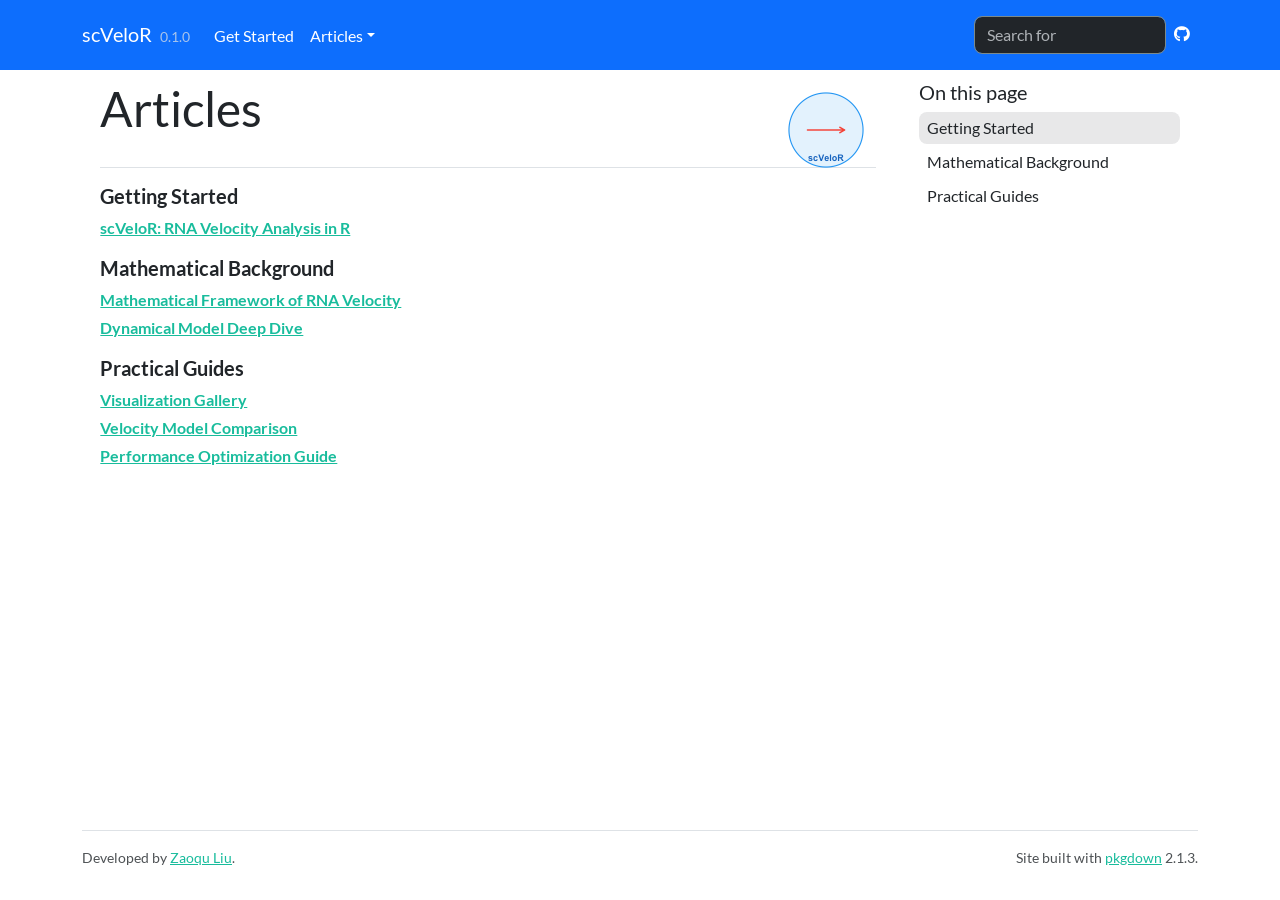
<file: docs/articles/index.html>
<!DOCTYPE html>
<!-- Generated by pkgdown: do not edit by hand --><html lang="en"><head><meta http-equiv="Content-Type" content="text/html; charset=UTF-8"><meta charset="utf-8"><meta http-equiv="X-UA-Compatible" content="IE=edge"><meta name="viewport" content="width=device-width, initial-scale=1, shrink-to-fit=no"><title>Articles • scVeloR</title><!-- favicons --><link rel="icon" type="image/png" sizes="96x96" href="../favicon-96x96.png"><link rel="icon" type="”image/svg+xml”" href="../favicon.svg"><link rel="apple-touch-icon" sizes="180x180" href="../apple-touch-icon.png"><link rel="icon" sizes="any" href="../favicon.ico"><link rel="manifest" href="../site.webmanifest"><script src="../deps/jquery-3.6.0/jquery-3.6.0.min.js"></script><meta name="viewport" content="width=device-width, initial-scale=1, shrink-to-fit=no"><link href="../deps/bootstrap-5.3.1/bootstrap.min.css" rel="stylesheet"><script src="../deps/bootstrap-5.3.1/bootstrap.bundle.min.js"></script><link href="../deps/font-awesome-6.5.2/css/all.min.css" rel="stylesheet"><link href="../deps/font-awesome-6.5.2/css/v4-shims.min.css" rel="stylesheet"><script src="../deps/headroom-0.11.0/headroom.min.js"></script><script src="../deps/headroom-0.11.0/jQuery.headroom.min.js"></script><script src="../deps/bootstrap-toc-1.0.1/bootstrap-toc.min.js"></script><script src="../deps/clipboard.js-2.0.11/clipboard.min.js"></script><script src="../deps/search-1.0.0/autocomplete.jquery.min.js"></script><script src="../deps/search-1.0.0/fuse.min.js"></script><script src="../deps/search-1.0.0/mark.min.js"></script><!-- pkgdown --><script src="../pkgdown.js"></script><meta property="og:title" content="Articles"><meta property="og:image" content="https://zaoqu-liu.github.io/scVeloR/logo.png"></head><body>
    <a href="#main" class="visually-hidden-focusable">Skip to contents</a>


    <nav class="navbar navbar-expand-lg fixed-top bg-primary" data-bs-theme="dark" aria-label="Site navigation"><div class="container">

    <a class="navbar-brand me-2" href="../index.html">scVeloR</a>

    <small class="nav-text text-muted me-auto" data-bs-toggle="tooltip" data-bs-placement="bottom" title="">0.1.0</small>


    <button class="navbar-toggler" type="button" data-bs-toggle="collapse" data-bs-target="#navbar" aria-controls="navbar" aria-expanded="false" aria-label="Toggle navigation">
      <span class="navbar-toggler-icon"></span>
    </button>

    <div id="navbar" class="collapse navbar-collapse ms-3">
      <ul class="navbar-nav me-auto"><li class="nav-item"><a class="nav-link" href="../articles/scVeloR-tutorial.html">Get Started</a></li>
<li class="nav-item dropdown">
  <button class="nav-link dropdown-toggle" type="button" id="dropdown-articles" data-bs-toggle="dropdown" aria-expanded="false" aria-haspopup="true">Articles</button>
  <ul class="dropdown-menu" aria-labelledby="dropdown-articles"><li><a class="dropdown-item" href="../articles/scVeloR-tutorial.html">Quick Start Tutorial</a></li>
    <li><hr class="dropdown-divider"></li>
    <li><a class="dropdown-item" href="../articles/algorithm-theory.html">Mathematical Framework</a></li>
    <li><a class="dropdown-item" href="../articles/dynamical-model.html">Dynamical Model Deep Dive</a></li>
    <li><hr class="dropdown-divider"></li>
    <li><a class="dropdown-item" href="../articles/visualization-gallery.html">Visualization Gallery</a></li>
    <li><a class="dropdown-item" href="../articles/model-comparison.html">Model Comparison</a></li>
    <li><a class="dropdown-item" href="../articles/performance-guide.html">Performance Guide</a></li>
  </ul></li>
      </ul><ul class="navbar-nav"><li class="nav-item"><form class="form-inline" role="search">
 <input class="form-control" type="search" name="search-input" id="search-input" autocomplete="off" aria-label="Search site" placeholder="Search for" data-search-index="../search.json"></form></li>
<li class="nav-item"><a class="external-link nav-link" href="https://github.com/Zaoqu-Liu/scVeloR" aria-label="GitHub"><span class="fa fab fa-github"></span></a></li>
      </ul></div>


  </div>
</nav><div class="container template-article-index">
<div class="row">
  <main id="main" class="col-md-9"><div class="page-header">
      <img src="../logo.png" class="logo" alt=""><h1>Articles</h1>
    </div>

    <div class="section ">
      <h3>Getting Started</h3>
      <div class="section-desc"></div>

      <dl><dt><a href="scVeloR-tutorial.html">scVeloR: RNA Velocity Analysis in R</a></dt>
        <dd>
      </dd></dl></div>
    <div class="section ">
      <h3>Mathematical Background</h3>
      <div class="section-desc"></div>

      <dl><dt><a href="algorithm-theory.html">Mathematical Framework of RNA Velocity</a></dt>
        <dd>
        </dd><dt><a href="dynamical-model.html">Dynamical Model Deep Dive</a></dt>
        <dd>
      </dd></dl></div>
    <div class="section ">
      <h3>Practical Guides</h3>
      <div class="section-desc"></div>

      <dl><dt><a href="visualization-gallery.html">Visualization Gallery</a></dt>
        <dd>
        </dd><dt><a href="model-comparison.html">Velocity Model Comparison</a></dt>
        <dd>
        </dd><dt><a href="performance-guide.html">Performance Optimization Guide</a></dt>
        <dd>
      </dd></dl></div>
  </main><aside class="col-md-3"><nav id="toc" aria-label="Table of contents"><h2>On this page</h2>
    </nav></aside></div>


    <footer><div class="pkgdown-footer-left">
  <p>Developed by <a href="https://github.com/Zaoqu-Liu" class="external-link">Zaoqu Liu</a>.</p>
</div>

<div class="pkgdown-footer-right">
  <p>Site built with <a href="https://pkgdown.r-lib.org/" class="external-link">pkgdown</a> 2.1.3.</p>
</div>

    </footer></div>





  </body></html>
</file>
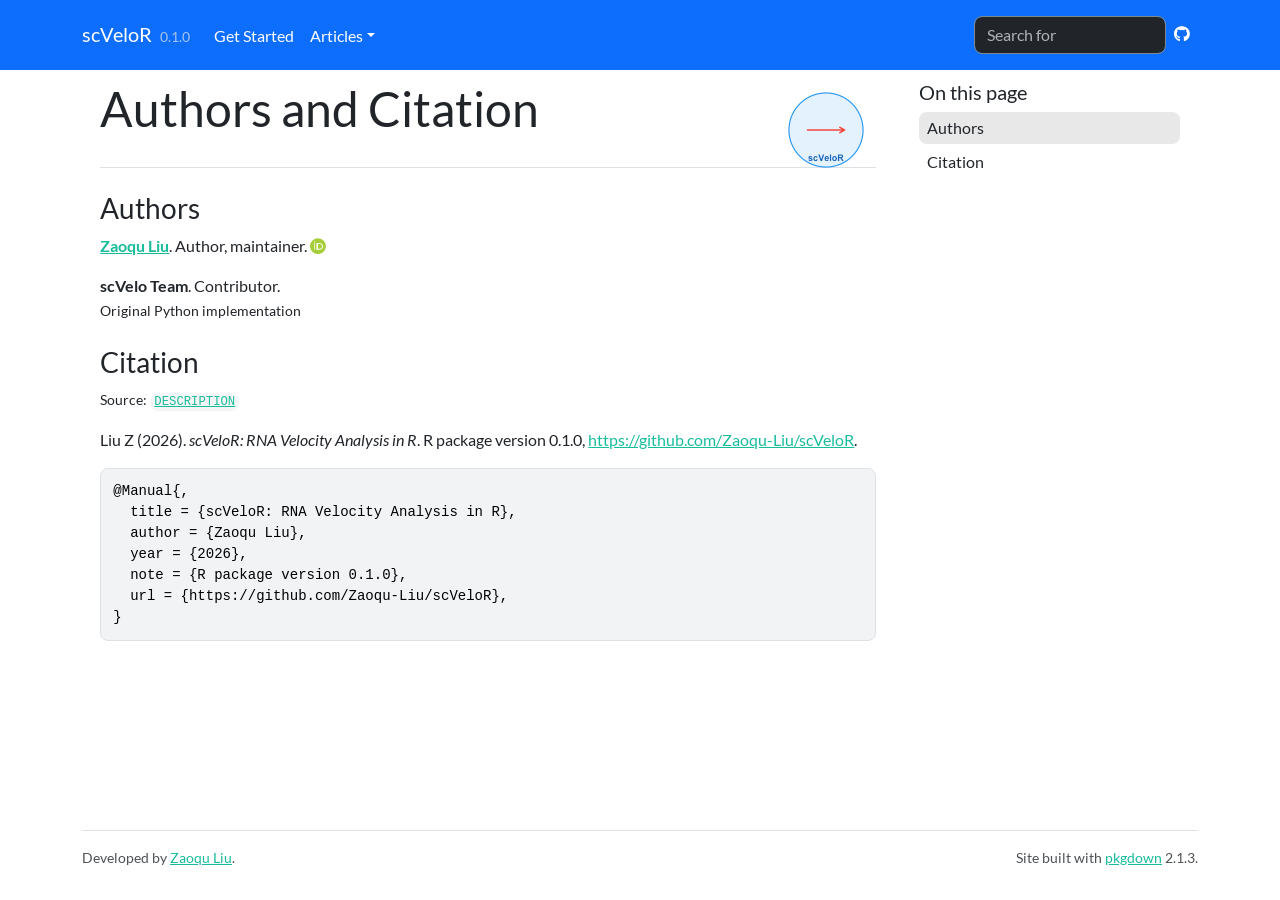
<file: docs/authors.html>
<!DOCTYPE html>
<!-- Generated by pkgdown: do not edit by hand --><html lang="en"><head><meta http-equiv="Content-Type" content="text/html; charset=UTF-8"><meta charset="utf-8"><meta http-equiv="X-UA-Compatible" content="IE=edge"><meta name="viewport" content="width=device-width, initial-scale=1, shrink-to-fit=no"><title>Authors and Citation • scVeloR</title><!-- favicons --><link rel="icon" type="image/png" sizes="96x96" href="favicon-96x96.png"><link rel="icon" type="”image/svg+xml”" href="favicon.svg"><link rel="apple-touch-icon" sizes="180x180" href="apple-touch-icon.png"><link rel="icon" sizes="any" href="favicon.ico"><link rel="manifest" href="site.webmanifest"><script src="deps/jquery-3.6.0/jquery-3.6.0.min.js"></script><meta name="viewport" content="width=device-width, initial-scale=1, shrink-to-fit=no"><link href="deps/bootstrap-5.3.1/bootstrap.min.css" rel="stylesheet"><script src="deps/bootstrap-5.3.1/bootstrap.bundle.min.js"></script><link href="deps/font-awesome-6.5.2/css/all.min.css" rel="stylesheet"><link href="deps/font-awesome-6.5.2/css/v4-shims.min.css" rel="stylesheet"><script src="deps/headroom-0.11.0/headroom.min.js"></script><script src="deps/headroom-0.11.0/jQuery.headroom.min.js"></script><script src="deps/bootstrap-toc-1.0.1/bootstrap-toc.min.js"></script><script src="deps/clipboard.js-2.0.11/clipboard.min.js"></script><script src="deps/search-1.0.0/autocomplete.jquery.min.js"></script><script src="deps/search-1.0.0/fuse.min.js"></script><script src="deps/search-1.0.0/mark.min.js"></script><!-- pkgdown --><script src="pkgdown.js"></script><meta property="og:title" content="Authors and Citation"><meta property="og:image" content="https://zaoqu-liu.github.io/scVeloR/logo.png"></head><body>
    <a href="#main" class="visually-hidden-focusable">Skip to contents</a>


    <nav class="navbar navbar-expand-lg fixed-top bg-primary" data-bs-theme="dark" aria-label="Site navigation"><div class="container">

    <a class="navbar-brand me-2" href="index.html">scVeloR</a>

    <small class="nav-text text-muted me-auto" data-bs-toggle="tooltip" data-bs-placement="bottom" title="">0.1.0</small>


    <button class="navbar-toggler" type="button" data-bs-toggle="collapse" data-bs-target="#navbar" aria-controls="navbar" aria-expanded="false" aria-label="Toggle navigation">
      <span class="navbar-toggler-icon"></span>
    </button>

    <div id="navbar" class="collapse navbar-collapse ms-3">
      <ul class="navbar-nav me-auto"><li class="nav-item"><a class="nav-link" href="articles/scVeloR-tutorial.html">Get Started</a></li>
<li class="nav-item dropdown">
  <button class="nav-link dropdown-toggle" type="button" id="dropdown-articles" data-bs-toggle="dropdown" aria-expanded="false" aria-haspopup="true">Articles</button>
  <ul class="dropdown-menu" aria-labelledby="dropdown-articles"><li><a class="dropdown-item" href="articles/scVeloR-tutorial.html">Quick Start Tutorial</a></li>
    <li><hr class="dropdown-divider"></li>
    <li><a class="dropdown-item" href="articles/algorithm-theory.html">Mathematical Framework</a></li>
    <li><a class="dropdown-item" href="articles/dynamical-model.html">Dynamical Model Deep Dive</a></li>
    <li><hr class="dropdown-divider"></li>
    <li><a class="dropdown-item" href="articles/visualization-gallery.html">Visualization Gallery</a></li>
    <li><a class="dropdown-item" href="articles/model-comparison.html">Model Comparison</a></li>
    <li><a class="dropdown-item" href="articles/performance-guide.html">Performance Guide</a></li>
  </ul></li>
      </ul><ul class="navbar-nav"><li class="nav-item"><form class="form-inline" role="search">
 <input class="form-control" type="search" name="search-input" id="search-input" autocomplete="off" aria-label="Search site" placeholder="Search for" data-search-index="search.json"></form></li>
<li class="nav-item"><a class="external-link nav-link" href="https://github.com/Zaoqu-Liu/scVeloR" aria-label="GitHub"><span class="fa fab fa-github"></span></a></li>
      </ul></div>


  </div>
</nav><div class="container template-citation-authors">
<div class="row">
  <main id="main" class="col-md-9"><div class="page-header">
      <img src="logo.png" class="logo" alt=""><h1>Authors and Citation</h1>
    </div>

    <div class="section level2">
      <h2>Authors</h2>

      <ul class="list-unstyled"><li>
          <p><strong><a href="https://github.com/Zaoqu-Liu" class="external-link">Zaoqu Liu</a></strong>. Author, maintainer. <a href="https://orcid.org/0000-0002-1234-5678" target="orcid.widget" aria-label="ORCID" class="external-link"><span class="fab fa-orcid orcid" aria-hidden="true"></span></a>
          </p>
        </li>
        <li>
          <p><strong>scVelo Team</strong>. Contributor.
          <br><small>Original Python implementation</small></p>
        </li>
      </ul></div>

    <div class="section level2">
      <h2 id="citation">Citation</h2>
      <p><small class="dont-index">Source: <a href="https://github.com/Zaoqu-Liu/scVeloR/blob/HEAD/DESCRIPTION" class="external-link"><code>DESCRIPTION</code></a></small></p>

      <p>Liu Z (2026).
<em>scVeloR: RNA Velocity Analysis in R</em>.
R package version 0.1.0, <a href="https://github.com/Zaoqu-Liu/scVeloR" class="external-link">https://github.com/Zaoqu-Liu/scVeloR</a>.
</p>
      <pre>@Manual{,
  title = {scVeloR: RNA Velocity Analysis in R},
  author = {Zaoqu Liu},
  year = {2026},
  note = {R package version 0.1.0},
  url = {https://github.com/Zaoqu-Liu/scVeloR},
}</pre>
    </div>

  </main><aside class="col-md-3"><nav id="toc" aria-label="Table of contents"><h2>On this page</h2>
    </nav></aside></div>


    <footer><div class="pkgdown-footer-left">
  <p>Developed by <a href="https://github.com/Zaoqu-Liu" class="external-link">Zaoqu Liu</a>.</p>
</div>

<div class="pkgdown-footer-right">
  <p>Site built with <a href="https://pkgdown.r-lib.org/" class="external-link">pkgdown</a> 2.1.3.</p>
</div>

    </footer></div>





  </body></html>
</file>
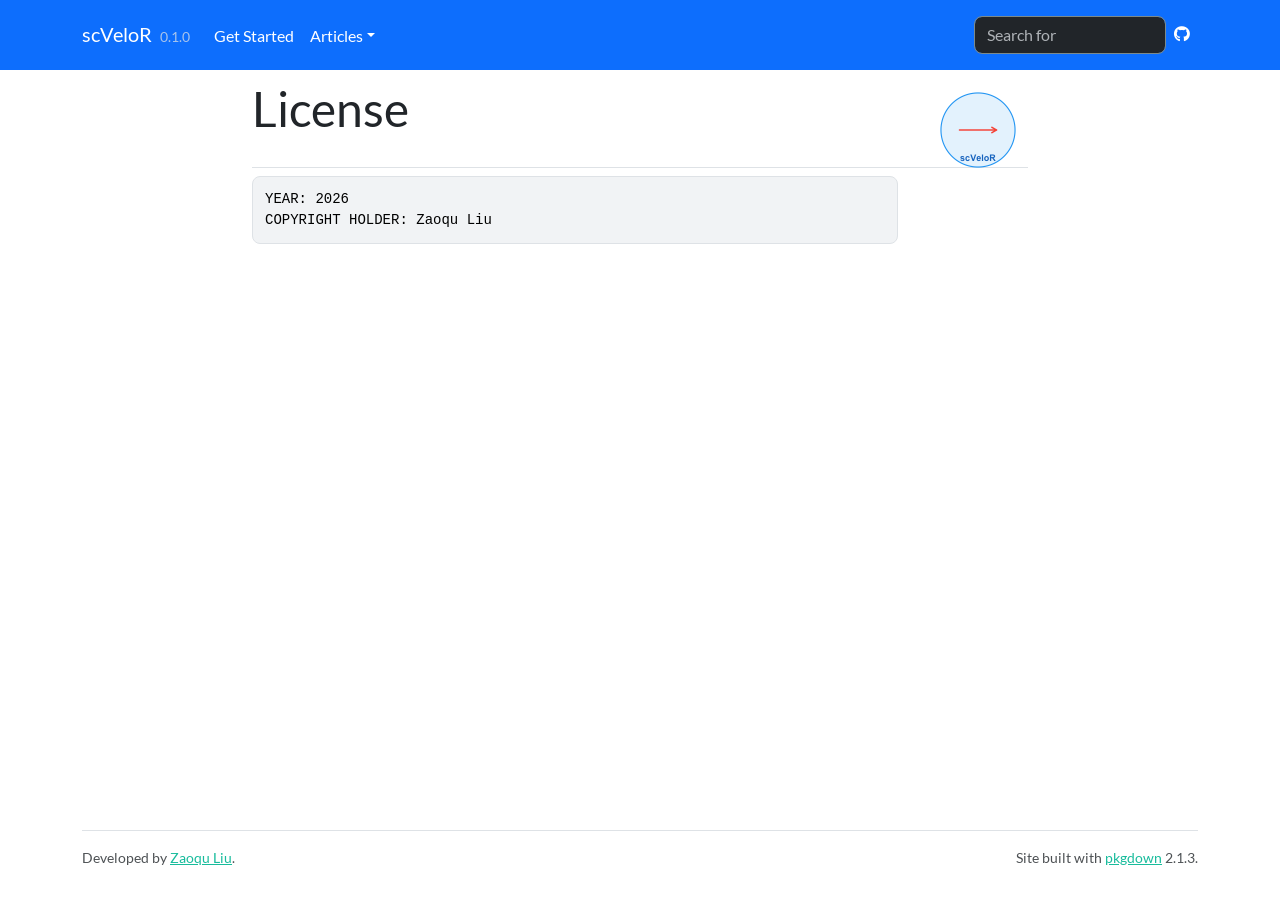
<file: docs/LICENSE-text.html>
<!DOCTYPE html>
<!-- Generated by pkgdown: do not edit by hand --><html lang="en"><head><meta http-equiv="Content-Type" content="text/html; charset=UTF-8"><meta charset="utf-8"><meta http-equiv="X-UA-Compatible" content="IE=edge"><meta name="viewport" content="width=device-width, initial-scale=1, shrink-to-fit=no"><title>License • scVeloR</title><!-- favicons --><link rel="icon" type="image/png" sizes="96x96" href="favicon-96x96.png"><link rel="icon" type="”image/svg+xml”" href="favicon.svg"><link rel="apple-touch-icon" sizes="180x180" href="apple-touch-icon.png"><link rel="icon" sizes="any" href="favicon.ico"><link rel="manifest" href="site.webmanifest"><script src="deps/jquery-3.6.0/jquery-3.6.0.min.js"></script><meta name="viewport" content="width=device-width, initial-scale=1, shrink-to-fit=no"><link href="deps/bootstrap-5.3.1/bootstrap.min.css" rel="stylesheet"><script src="deps/bootstrap-5.3.1/bootstrap.bundle.min.js"></script><link href="deps/font-awesome-6.5.2/css/all.min.css" rel="stylesheet"><link href="deps/font-awesome-6.5.2/css/v4-shims.min.css" rel="stylesheet"><script src="deps/headroom-0.11.0/headroom.min.js"></script><script src="deps/headroom-0.11.0/jQuery.headroom.min.js"></script><script src="deps/bootstrap-toc-1.0.1/bootstrap-toc.min.js"></script><script src="deps/clipboard.js-2.0.11/clipboard.min.js"></script><script src="deps/search-1.0.0/autocomplete.jquery.min.js"></script><script src="deps/search-1.0.0/fuse.min.js"></script><script src="deps/search-1.0.0/mark.min.js"></script><!-- pkgdown --><script src="pkgdown.js"></script><meta property="og:title" content="License"><meta property="og:image" content="https://zaoqu-liu.github.io/scVeloR/logo.png"></head><body>
    <a href="#main" class="visually-hidden-focusable">Skip to contents</a>


    <nav class="navbar navbar-expand-lg fixed-top bg-primary" data-bs-theme="dark" aria-label="Site navigation"><div class="container">

    <a class="navbar-brand me-2" href="index.html">scVeloR</a>

    <small class="nav-text text-muted me-auto" data-bs-toggle="tooltip" data-bs-placement="bottom" title="">0.1.0</small>


    <button class="navbar-toggler" type="button" data-bs-toggle="collapse" data-bs-target="#navbar" aria-controls="navbar" aria-expanded="false" aria-label="Toggle navigation">
      <span class="navbar-toggler-icon"></span>
    </button>

    <div id="navbar" class="collapse navbar-collapse ms-3">
      <ul class="navbar-nav me-auto"><li class="nav-item"><a class="nav-link" href="articles/scVeloR-tutorial.html">Get Started</a></li>
<li class="nav-item dropdown">
  <button class="nav-link dropdown-toggle" type="button" id="dropdown-articles" data-bs-toggle="dropdown" aria-expanded="false" aria-haspopup="true">Articles</button>
  <ul class="dropdown-menu" aria-labelledby="dropdown-articles"><li><a class="dropdown-item" href="articles/scVeloR-tutorial.html">Quick Start Tutorial</a></li>
    <li><hr class="dropdown-divider"></li>
    <li><a class="dropdown-item" href="articles/algorithm-theory.html">Mathematical Framework</a></li>
    <li><a class="dropdown-item" href="articles/dynamical-model.html">Dynamical Model Deep Dive</a></li>
    <li><hr class="dropdown-divider"></li>
    <li><a class="dropdown-item" href="articles/visualization-gallery.html">Visualization Gallery</a></li>
    <li><a class="dropdown-item" href="articles/model-comparison.html">Model Comparison</a></li>
    <li><a class="dropdown-item" href="articles/performance-guide.html">Performance Guide</a></li>
  </ul></li>
      </ul><ul class="navbar-nav"><li class="nav-item"><form class="form-inline" role="search">
 <input class="form-control" type="search" name="search-input" id="search-input" autocomplete="off" aria-label="Search site" placeholder="Search for" data-search-index="search.json"></form></li>
<li class="nav-item"><a class="external-link nav-link" href="https://github.com/Zaoqu-Liu/scVeloR" aria-label="GitHub"><span class="fa fab fa-github"></span></a></li>
      </ul></div>


  </div>
</nav><div class="container template-title-body">
<div class="row">
  <main id="main" class="col-md-9"><div class="page-header">
      <img src="logo.png" class="logo" alt=""><h1>License</h1>

    </div>

<pre>YEAR: 2026
COPYRIGHT HOLDER: Zaoqu Liu
</pre>

  </main></div>


    <footer><div class="pkgdown-footer-left">
  <p>Developed by <a href="https://github.com/Zaoqu-Liu" class="external-link">Zaoqu Liu</a>.</p>
</div>

<div class="pkgdown-footer-right">
  <p>Site built with <a href="https://pkgdown.r-lib.org/" class="external-link">pkgdown</a> 2.1.3.</p>
</div>

    </footer></div>





  </body></html>
</file>
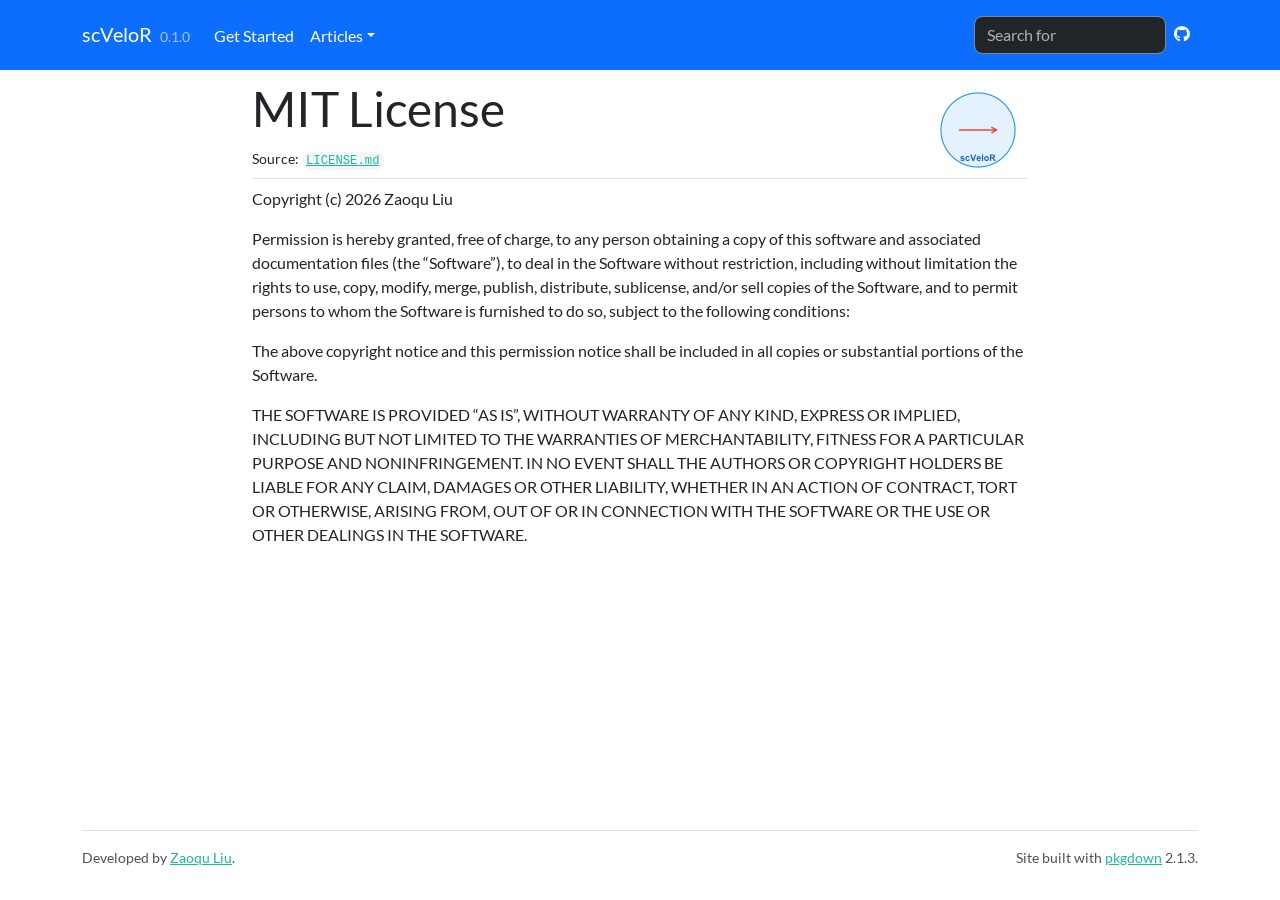
<file: docs/LICENSE.html>
<!DOCTYPE html>
<!-- Generated by pkgdown: do not edit by hand --><html lang="en"><head><meta http-equiv="Content-Type" content="text/html; charset=UTF-8"><meta charset="utf-8"><meta http-equiv="X-UA-Compatible" content="IE=edge"><meta name="viewport" content="width=device-width, initial-scale=1, shrink-to-fit=no"><title>MIT License • scVeloR</title><!-- favicons --><link rel="icon" type="image/png" sizes="96x96" href="favicon-96x96.png"><link rel="icon" type="”image/svg+xml”" href="favicon.svg"><link rel="apple-touch-icon" sizes="180x180" href="apple-touch-icon.png"><link rel="icon" sizes="any" href="favicon.ico"><link rel="manifest" href="site.webmanifest"><script src="deps/jquery-3.6.0/jquery-3.6.0.min.js"></script><meta name="viewport" content="width=device-width, initial-scale=1, shrink-to-fit=no"><link href="deps/bootstrap-5.3.1/bootstrap.min.css" rel="stylesheet"><script src="deps/bootstrap-5.3.1/bootstrap.bundle.min.js"></script><link href="deps/font-awesome-6.5.2/css/all.min.css" rel="stylesheet"><link href="deps/font-awesome-6.5.2/css/v4-shims.min.css" rel="stylesheet"><script src="deps/headroom-0.11.0/headroom.min.js"></script><script src="deps/headroom-0.11.0/jQuery.headroom.min.js"></script><script src="deps/bootstrap-toc-1.0.1/bootstrap-toc.min.js"></script><script src="deps/clipboard.js-2.0.11/clipboard.min.js"></script><script src="deps/search-1.0.0/autocomplete.jquery.min.js"></script><script src="deps/search-1.0.0/fuse.min.js"></script><script src="deps/search-1.0.0/mark.min.js"></script><!-- pkgdown --><script src="pkgdown.js"></script><meta property="og:title" content="MIT License"><meta property="og:image" content="https://zaoqu-liu.github.io/scVeloR/logo.png"></head><body>
    <a href="#main" class="visually-hidden-focusable">Skip to contents</a>


    <nav class="navbar navbar-expand-lg fixed-top bg-primary" data-bs-theme="dark" aria-label="Site navigation"><div class="container">

    <a class="navbar-brand me-2" href="index.html">scVeloR</a>

    <small class="nav-text text-muted me-auto" data-bs-toggle="tooltip" data-bs-placement="bottom" title="">0.1.0</small>


    <button class="navbar-toggler" type="button" data-bs-toggle="collapse" data-bs-target="#navbar" aria-controls="navbar" aria-expanded="false" aria-label="Toggle navigation">
      <span class="navbar-toggler-icon"></span>
    </button>

    <div id="navbar" class="collapse navbar-collapse ms-3">
      <ul class="navbar-nav me-auto"><li class="nav-item"><a class="nav-link" href="articles/scVeloR-tutorial.html">Get Started</a></li>
<li class="nav-item dropdown">
  <button class="nav-link dropdown-toggle" type="button" id="dropdown-articles" data-bs-toggle="dropdown" aria-expanded="false" aria-haspopup="true">Articles</button>
  <ul class="dropdown-menu" aria-labelledby="dropdown-articles"><li><a class="dropdown-item" href="articles/scVeloR-tutorial.html">Quick Start Tutorial</a></li>
    <li><hr class="dropdown-divider"></li>
    <li><a class="dropdown-item" href="articles/algorithm-theory.html">Mathematical Framework</a></li>
    <li><a class="dropdown-item" href="articles/dynamical-model.html">Dynamical Model Deep Dive</a></li>
    <li><hr class="dropdown-divider"></li>
    <li><a class="dropdown-item" href="articles/visualization-gallery.html">Visualization Gallery</a></li>
    <li><a class="dropdown-item" href="articles/model-comparison.html">Model Comparison</a></li>
    <li><a class="dropdown-item" href="articles/performance-guide.html">Performance Guide</a></li>
  </ul></li>
      </ul><ul class="navbar-nav"><li class="nav-item"><form class="form-inline" role="search">
 <input class="form-control" type="search" name="search-input" id="search-input" autocomplete="off" aria-label="Search site" placeholder="Search for" data-search-index="search.json"></form></li>
<li class="nav-item"><a class="external-link nav-link" href="https://github.com/Zaoqu-Liu/scVeloR" aria-label="GitHub"><span class="fa fab fa-github"></span></a></li>
      </ul></div>


  </div>
</nav><div class="container template-title-body">
<div class="row">
  <main id="main" class="col-md-9"><div class="page-header">
      <img src="logo.png" class="logo" alt=""><h1>MIT License</h1>
      <small class="dont-index">Source: <a href="https://github.com/Zaoqu-Liu/scVeloR/blob/HEAD/LICENSE.md" class="external-link"><code>LICENSE.md</code></a></small>
    </div>

<div id="mit-license" class="section level1">

<p>Copyright (c) 2026 Zaoqu Liu</p>
<p>Permission is hereby granted, free of charge, to any person obtaining a copy of this software and associated documentation files (the “Software”), to deal in the Software without restriction, including without limitation the rights to use, copy, modify, merge, publish, distribute, sublicense, and/or sell copies of the Software, and to permit persons to whom the Software is furnished to do so, subject to the following conditions:</p>
<p>The above copyright notice and this permission notice shall be included in all copies or substantial portions of the Software.</p>
<p>THE SOFTWARE IS PROVIDED “AS IS”, WITHOUT WARRANTY OF ANY KIND, EXPRESS OR IMPLIED, INCLUDING BUT NOT LIMITED TO THE WARRANTIES OF MERCHANTABILITY, FITNESS FOR A PARTICULAR PURPOSE AND NONINFRINGEMENT. IN NO EVENT SHALL THE AUTHORS OR COPYRIGHT HOLDERS BE LIABLE FOR ANY CLAIM, DAMAGES OR OTHER LIABILITY, WHETHER IN AN ACTION OF CONTRACT, TORT OR OTHERWISE, ARISING FROM, OUT OF OR IN CONNECTION WITH THE SOFTWARE OR THE USE OR OTHER DEALINGS IN THE SOFTWARE.</p>
</div>

  </main></div>


    <footer><div class="pkgdown-footer-left">
  <p>Developed by <a href="https://github.com/Zaoqu-Liu" class="external-link">Zaoqu Liu</a>.</p>
</div>

<div class="pkgdown-footer-right">
  <p>Site built with <a href="https://pkgdown.r-lib.org/" class="external-link">pkgdown</a> 2.1.3.</p>
</div>

    </footer></div>





  </body></html>
</file>
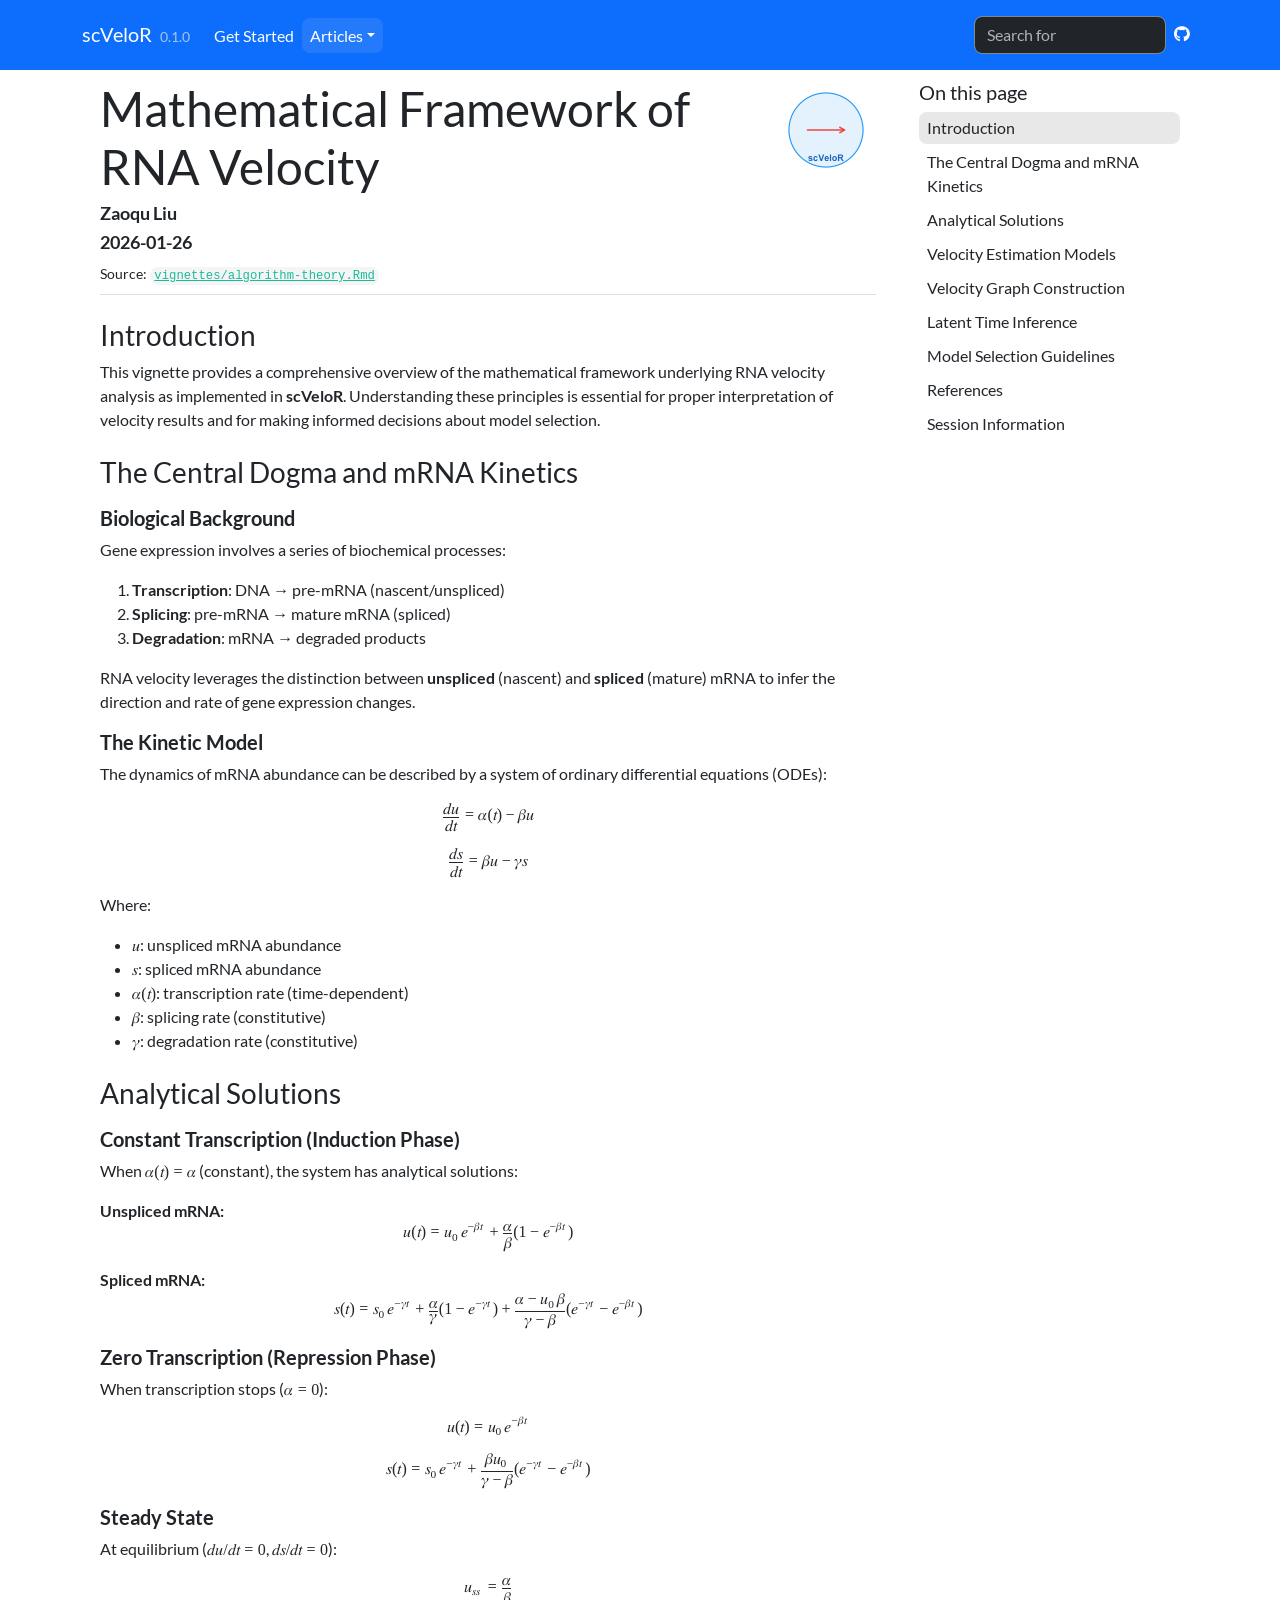
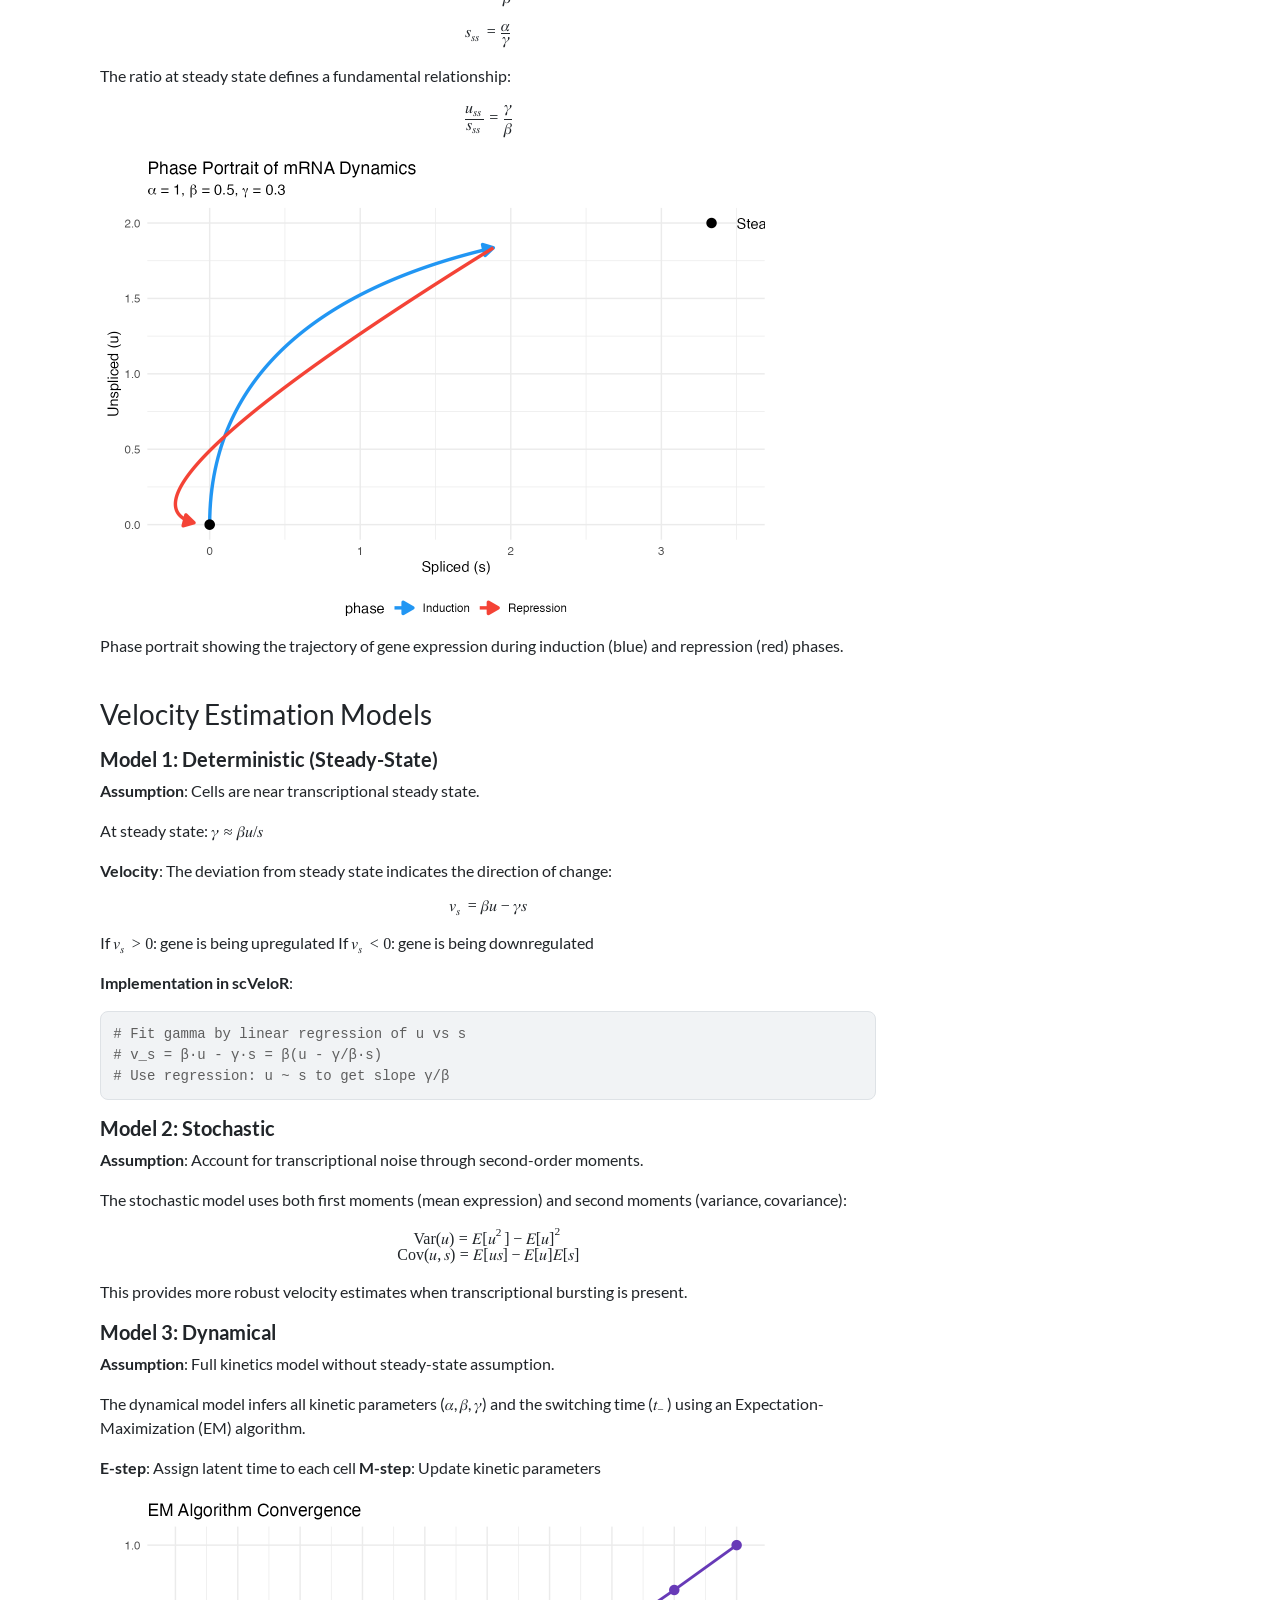
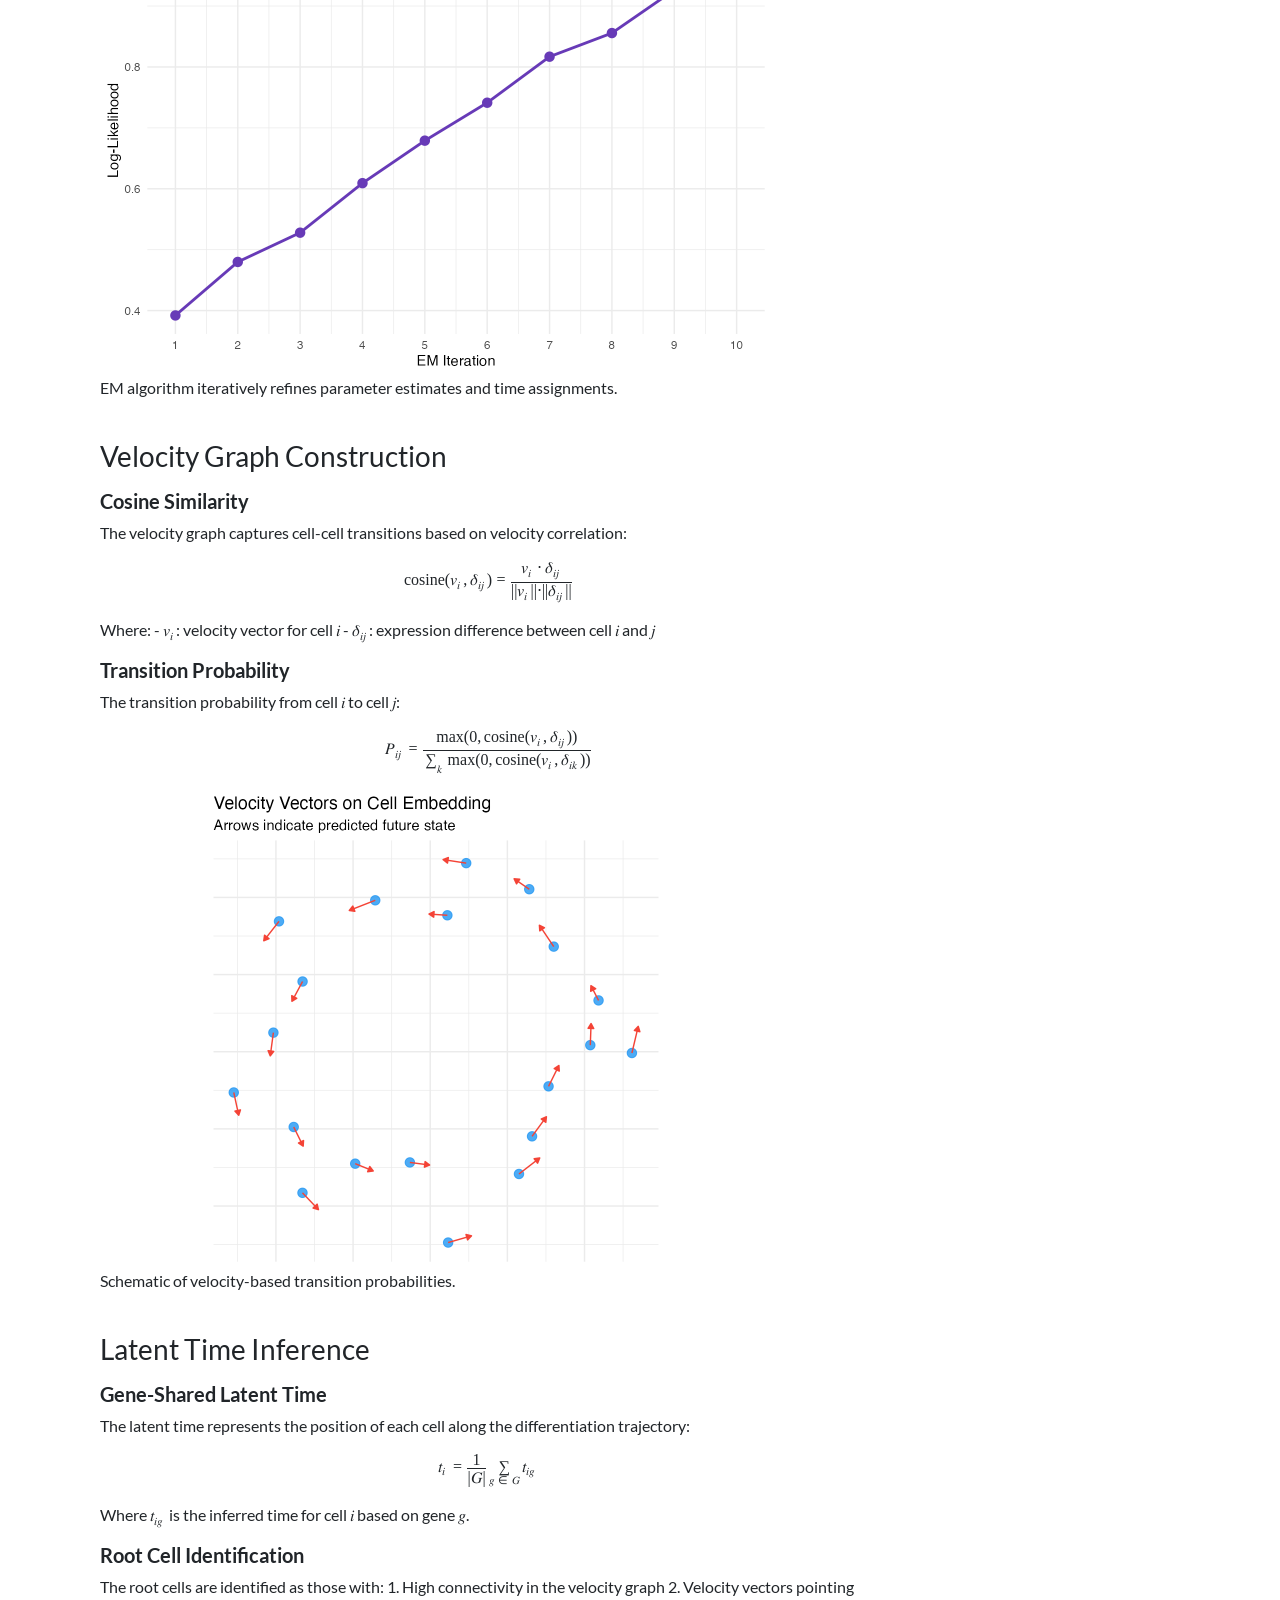
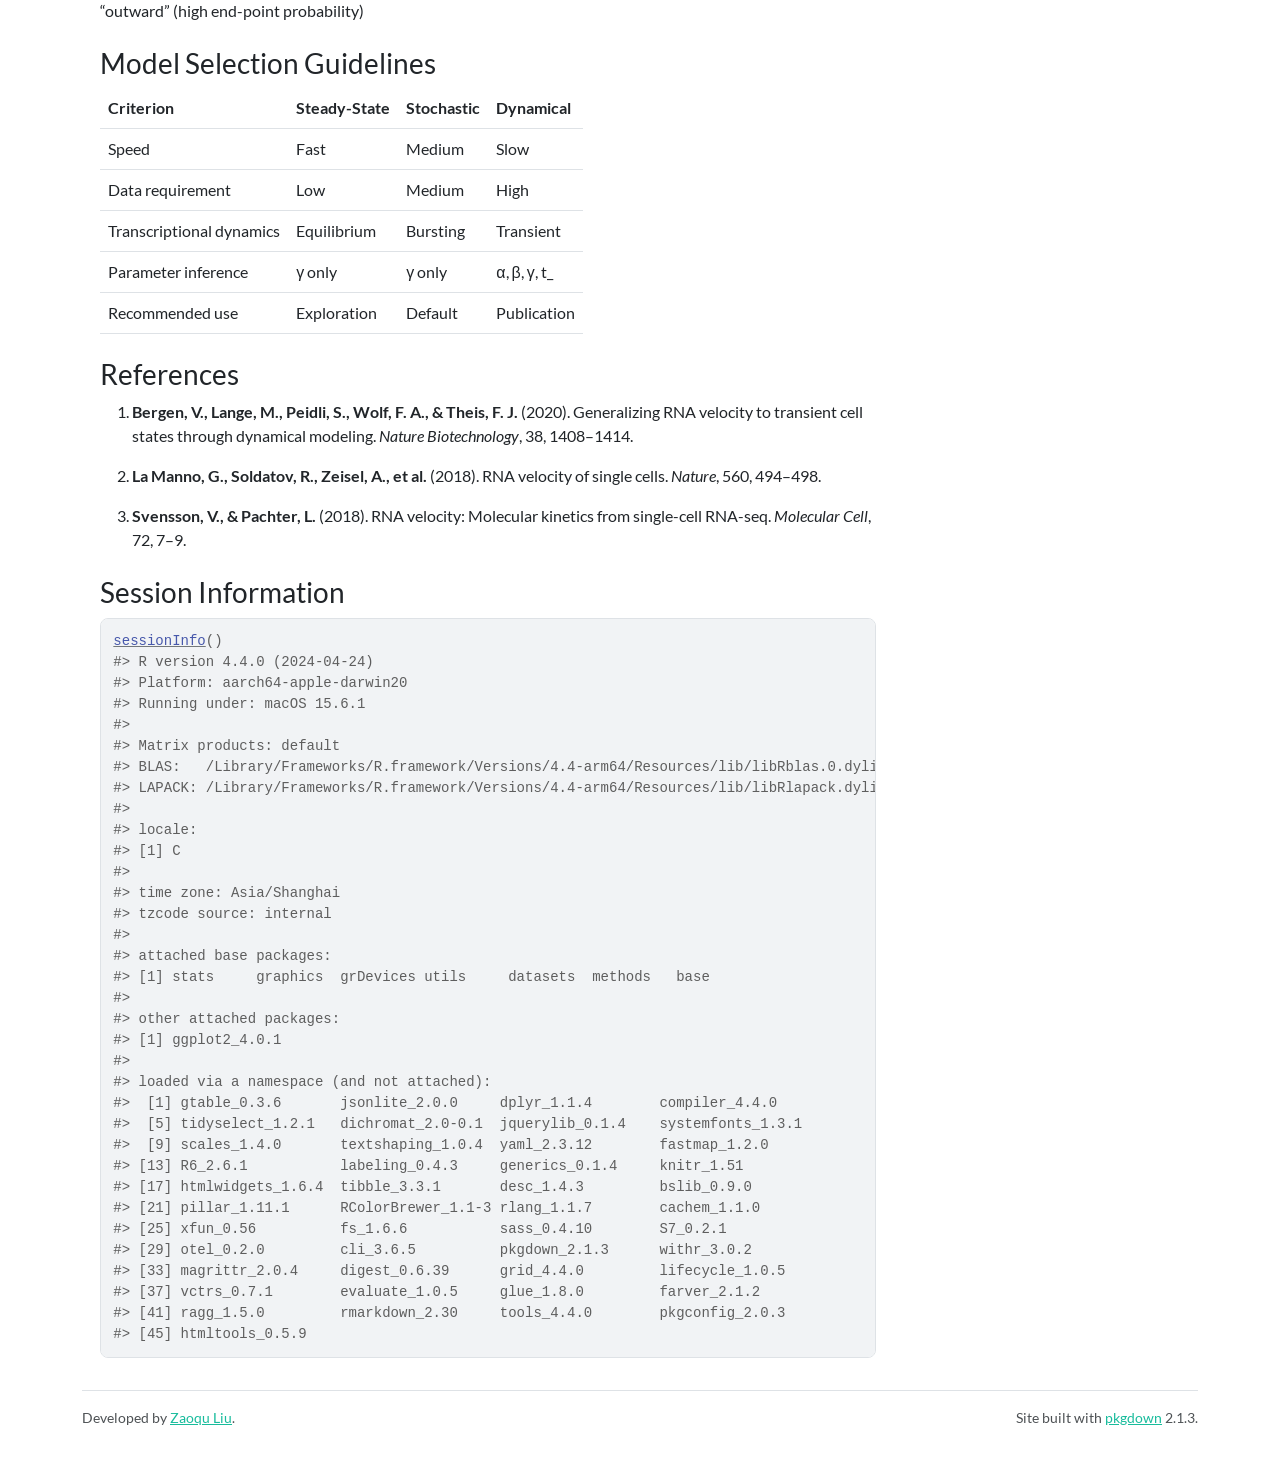
<file: docs/articles/algorithm-theory.html>
<!DOCTYPE html>
<!-- Generated by pkgdown: do not edit by hand --><html lang="en">
<head>
<meta http-equiv="Content-Type" content="text/html; charset=UTF-8">
<meta charset="utf-8">
<meta http-equiv="X-UA-Compatible" content="IE=edge">
<meta name="viewport" content="width=device-width, initial-scale=1, shrink-to-fit=no">
<title>Mathematical Framework of RNA Velocity • scVeloR</title>
<!-- favicons --><link rel="icon" type="image/png" sizes="96x96" href="../favicon-96x96.png">
<link rel="icon" type="”image/svg+xml”" href="../favicon.svg">
<link rel="apple-touch-icon" sizes="180x180" href="../apple-touch-icon.png">
<link rel="icon" sizes="any" href="../favicon.ico">
<link rel="manifest" href="../site.webmanifest">
<script src="../deps/jquery-3.6.0/jquery-3.6.0.min.js"></script><meta name="viewport" content="width=device-width, initial-scale=1, shrink-to-fit=no">
<link href="../deps/bootstrap-5.3.1/bootstrap.min.css" rel="stylesheet">
<script src="../deps/bootstrap-5.3.1/bootstrap.bundle.min.js"></script><link href="../deps/font-awesome-6.5.2/css/all.min.css" rel="stylesheet">
<link href="../deps/font-awesome-6.5.2/css/v4-shims.min.css" rel="stylesheet">
<script src="../deps/headroom-0.11.0/headroom.min.js"></script><script src="../deps/headroom-0.11.0/jQuery.headroom.min.js"></script><script src="../deps/bootstrap-toc-1.0.1/bootstrap-toc.min.js"></script><script src="../deps/clipboard.js-2.0.11/clipboard.min.js"></script><script src="../deps/search-1.0.0/autocomplete.jquery.min.js"></script><script src="../deps/search-1.0.0/fuse.min.js"></script><script src="../deps/search-1.0.0/mark.min.js"></script><!-- pkgdown --><script src="../pkgdown.js"></script><meta property="og:title" content="Mathematical Framework of RNA Velocity">
</head>
<body>
    <a href="#main" class="visually-hidden-focusable">Skip to contents</a>


    <nav class="navbar navbar-expand-lg fixed-top bg-primary" data-bs-theme="dark" aria-label="Site navigation"><div class="container">

    <a class="navbar-brand me-2" href="../index.html">scVeloR</a>

    <small class="nav-text text-muted me-auto" data-bs-toggle="tooltip" data-bs-placement="bottom" title="">0.1.0</small>


    <button class="navbar-toggler" type="button" data-bs-toggle="collapse" data-bs-target="#navbar" aria-controls="navbar" aria-expanded="false" aria-label="Toggle navigation">
      <span class="navbar-toggler-icon"></span>
    </button>

    <div id="navbar" class="collapse navbar-collapse ms-3">
      <ul class="navbar-nav me-auto">
<li class="nav-item"><a class="nav-link" href="../articles/scVeloR-tutorial.html">Get Started</a></li>
<li class="active nav-item dropdown">
  <button class="nav-link dropdown-toggle" type="button" id="dropdown-articles" data-bs-toggle="dropdown" aria-expanded="false" aria-haspopup="true">Articles</button>
  <ul class="dropdown-menu" aria-labelledby="dropdown-articles">
<li><a class="dropdown-item" href="../articles/scVeloR-tutorial.html">Quick Start Tutorial</a></li>
    <li><hr class="dropdown-divider"></li>
    <li><a class="dropdown-item" href="../articles/algorithm-theory.html">Mathematical Framework</a></li>
    <li><a class="dropdown-item" href="../articles/dynamical-model.html">Dynamical Model Deep Dive</a></li>
    <li><hr class="dropdown-divider"></li>
    <li><a class="dropdown-item" href="../articles/visualization-gallery.html">Visualization Gallery</a></li>
    <li><a class="dropdown-item" href="../articles/model-comparison.html">Model Comparison</a></li>
    <li><a class="dropdown-item" href="../articles/performance-guide.html">Performance Guide</a></li>
  </ul>
</li>
      </ul>
<ul class="navbar-nav">
<li class="nav-item"><form class="form-inline" role="search">
 <input class="form-control" type="search" name="search-input" id="search-input" autocomplete="off" aria-label="Search site" placeholder="Search for" data-search-index="../search.json">
</form></li>
<li class="nav-item"><a class="external-link nav-link" href="https://github.com/Zaoqu-Liu/scVeloR" aria-label="GitHub"><span class="fa fab fa-github"></span></a></li>
      </ul>
</div>


  </div>
</nav><div class="container template-article">




<div class="row">
  <main id="main" class="col-md-9"><div class="page-header">
      <img src="../logo.png" class="logo" alt=""><h1>Mathematical Framework of RNA Velocity</h1>
                        <h4 data-toc-skip class="author">Zaoqu Liu</h4>
            
            <h4 data-toc-skip class="date">2026-01-26</h4>
      
      <small class="dont-index">Source: <a href="https://github.com/Zaoqu-Liu/scVeloR/blob/HEAD/vignettes/algorithm-theory.Rmd" class="external-link"><code>vignettes/algorithm-theory.Rmd</code></a></small>
      <div class="d-none name"><code>algorithm-theory.Rmd</code></div>
    </div>

    
    
<div class="section level2">
<h2 id="introduction">Introduction<a class="anchor" aria-label="anchor" href="#introduction"></a>
</h2>
<p>This vignette provides a comprehensive overview of the mathematical
framework underlying RNA velocity analysis as implemented in
<strong>scVeloR</strong>. Understanding these principles is essential
for proper interpretation of velocity results and for making informed
decisions about model selection.</p>
</div>
<div class="section level2">
<h2 id="the-central-dogma-and-mrna-kinetics">The Central Dogma and mRNA Kinetics<a class="anchor" aria-label="anchor" href="#the-central-dogma-and-mrna-kinetics"></a>
</h2>
<div class="section level3">
<h3 id="biological-background">Biological Background<a class="anchor" aria-label="anchor" href="#biological-background"></a>
</h3>
<p>Gene expression involves a series of biochemical processes:</p>
<ol style="list-style-type: decimal">
<li>
<strong>Transcription</strong>: DNA → pre-mRNA
(nascent/unspliced)</li>
<li>
<strong>Splicing</strong>: pre-mRNA → mature mRNA (spliced)</li>
<li>
<strong>Degradation</strong>: mRNA → degraded products</li>
</ol>
<p>RNA velocity leverages the distinction between
<strong>unspliced</strong> (nascent) and <strong>spliced</strong>
(mature) mRNA to infer the direction and rate of gene expression
changes.</p>
</div>
<div class="section level3">
<h3 id="the-kinetic-model">The Kinetic Model<a class="anchor" aria-label="anchor" href="#the-kinetic-model"></a>
</h3>
<p>The dynamics of mRNA abundance can be described by a system of
ordinary differential equations (ODEs):</p>
<p><math display="block" xmlns="http://www.w3.org/1998/Math/MathML"><semantics><mrow><mfrac><mrow><mi>d</mi><mi>u</mi></mrow><mrow><mi>d</mi><mi>t</mi></mrow></mfrac><mo>=</mo><mi>α</mi><mo stretchy="false" form="prefix">(</mo><mi>t</mi><mo stretchy="false" form="postfix">)</mo><mo>−</mo><mi>β</mi><mi>u</mi></mrow><annotation encoding="application/x-tex">\frac{du}{dt} = \alpha(t) - \beta u</annotation></semantics></math></p>
<p><math display="block" xmlns="http://www.w3.org/1998/Math/MathML"><semantics><mrow><mfrac><mrow><mi>d</mi><mi>s</mi></mrow><mrow><mi>d</mi><mi>t</mi></mrow></mfrac><mo>=</mo><mi>β</mi><mi>u</mi><mo>−</mo><mi>γ</mi><mi>s</mi></mrow><annotation encoding="application/x-tex">\frac{ds}{dt} = \beta u - \gamma s</annotation></semantics></math></p>
<p>Where:</p>
<ul>
<li>
<math display="inline" xmlns="http://www.w3.org/1998/Math/MathML"><semantics><mi>u</mi><annotation encoding="application/x-tex">u</annotation></semantics></math>:
unspliced mRNA abundance</li>
<li>
<math display="inline" xmlns="http://www.w3.org/1998/Math/MathML"><semantics><mi>s</mi><annotation encoding="application/x-tex">s</annotation></semantics></math>:
spliced mRNA abundance</li>
<li>
<math display="inline" xmlns="http://www.w3.org/1998/Math/MathML"><semantics><mrow><mi>α</mi><mo stretchy="false" form="prefix">(</mo><mi>t</mi><mo stretchy="false" form="postfix">)</mo></mrow><annotation encoding="application/x-tex">\alpha(t)</annotation></semantics></math>:
transcription rate (time-dependent)</li>
<li>
<math display="inline" xmlns="http://www.w3.org/1998/Math/MathML"><semantics><mi>β</mi><annotation encoding="application/x-tex">\beta</annotation></semantics></math>:
splicing rate (constitutive)</li>
<li>
<math display="inline" xmlns="http://www.w3.org/1998/Math/MathML"><semantics><mi>γ</mi><annotation encoding="application/x-tex">\gamma</annotation></semantics></math>:
degradation rate (constitutive)</li>
</ul>
</div>
</div>
<div class="section level2">
<h2 id="analytical-solutions">Analytical Solutions<a class="anchor" aria-label="anchor" href="#analytical-solutions"></a>
</h2>
<div class="section level3">
<h3 id="constant-transcription-induction-phase">Constant Transcription (Induction Phase)<a class="anchor" aria-label="anchor" href="#constant-transcription-induction-phase"></a>
</h3>
<p>When
<math display="inline" xmlns="http://www.w3.org/1998/Math/MathML"><semantics><mrow><mi>α</mi><mo stretchy="false" form="prefix">(</mo><mi>t</mi><mo stretchy="false" form="postfix">)</mo><mo>=</mo><mi>α</mi></mrow><annotation encoding="application/x-tex">\alpha(t) = \alpha</annotation></semantics></math>
(constant), the system has analytical solutions:</p>
<p><strong>Unspliced mRNA:</strong>
<math display="block" xmlns="http://www.w3.org/1998/Math/MathML"><semantics><mrow><mi>u</mi><mo stretchy="false" form="prefix">(</mo><mi>t</mi><mo stretchy="false" form="postfix">)</mo><mo>=</mo><msub><mi>u</mi><mn>0</mn></msub><msup><mi>e</mi><mrow><mi>−</mi><mi>β</mi><mi>t</mi></mrow></msup><mo>+</mo><mfrac><mi>α</mi><mi>β</mi></mfrac><mo stretchy="false" form="prefix">(</mo><mn>1</mn><mo>−</mo><msup><mi>e</mi><mrow><mi>−</mi><mi>β</mi><mi>t</mi></mrow></msup><mo stretchy="false" form="postfix">)</mo></mrow><annotation encoding="application/x-tex">u(t) = u_0 e^{-\beta t} + \frac{\alpha}{\beta}(1 - e^{-\beta t})</annotation></semantics></math></p>
<p><strong>Spliced mRNA:</strong>
<math display="block" xmlns="http://www.w3.org/1998/Math/MathML"><semantics><mrow><mi>s</mi><mo stretchy="false" form="prefix">(</mo><mi>t</mi><mo stretchy="false" form="postfix">)</mo><mo>=</mo><msub><mi>s</mi><mn>0</mn></msub><msup><mi>e</mi><mrow><mi>−</mi><mi>γ</mi><mi>t</mi></mrow></msup><mo>+</mo><mfrac><mi>α</mi><mi>γ</mi></mfrac><mo stretchy="false" form="prefix">(</mo><mn>1</mn><mo>−</mo><msup><mi>e</mi><mrow><mi>−</mi><mi>γ</mi><mi>t</mi></mrow></msup><mo stretchy="false" form="postfix">)</mo><mo>+</mo><mfrac><mrow><mi>α</mi><mo>−</mo><msub><mi>u</mi><mn>0</mn></msub><mi>β</mi></mrow><mrow><mi>γ</mi><mo>−</mo><mi>β</mi></mrow></mfrac><mo stretchy="false" form="prefix">(</mo><msup><mi>e</mi><mrow><mi>−</mi><mi>γ</mi><mi>t</mi></mrow></msup><mo>−</mo><msup><mi>e</mi><mrow><mi>−</mi><mi>β</mi><mi>t</mi></mrow></msup><mo stretchy="false" form="postfix">)</mo></mrow><annotation encoding="application/x-tex">s(t) = s_0 e^{-\gamma t} + \frac{\alpha}{\gamma}(1 - e^{-\gamma t}) + \frac{\alpha - u_0 \beta}{\gamma - \beta}(e^{-\gamma t} - e^{-\beta t})</annotation></semantics></math></p>
</div>
<div class="section level3">
<h3 id="zero-transcription-repression-phase">Zero Transcription (Repression Phase)<a class="anchor" aria-label="anchor" href="#zero-transcription-repression-phase"></a>
</h3>
<p>When transcription stops
(<math display="inline" xmlns="http://www.w3.org/1998/Math/MathML"><semantics><mrow><mi>α</mi><mo>=</mo><mn>0</mn></mrow><annotation encoding="application/x-tex">\alpha = 0</annotation></semantics></math>):</p>
<p><math display="block" xmlns="http://www.w3.org/1998/Math/MathML"><semantics><mrow><mi>u</mi><mo stretchy="false" form="prefix">(</mo><mi>t</mi><mo stretchy="false" form="postfix">)</mo><mo>=</mo><msub><mi>u</mi><mn>0</mn></msub><msup><mi>e</mi><mrow><mi>−</mi><mi>β</mi><mi>t</mi></mrow></msup></mrow><annotation encoding="application/x-tex">u(t) = u_0 e^{-\beta t}</annotation></semantics></math></p>
<p><math display="block" xmlns="http://www.w3.org/1998/Math/MathML"><semantics><mrow><mi>s</mi><mo stretchy="false" form="prefix">(</mo><mi>t</mi><mo stretchy="false" form="postfix">)</mo><mo>=</mo><msub><mi>s</mi><mn>0</mn></msub><msup><mi>e</mi><mrow><mi>−</mi><mi>γ</mi><mi>t</mi></mrow></msup><mo>+</mo><mfrac><mrow><mi>β</mi><msub><mi>u</mi><mn>0</mn></msub></mrow><mrow><mi>γ</mi><mo>−</mo><mi>β</mi></mrow></mfrac><mo stretchy="false" form="prefix">(</mo><msup><mi>e</mi><mrow><mi>−</mi><mi>γ</mi><mi>t</mi></mrow></msup><mo>−</mo><msup><mi>e</mi><mrow><mi>−</mi><mi>β</mi><mi>t</mi></mrow></msup><mo stretchy="false" form="postfix">)</mo></mrow><annotation encoding="application/x-tex">s(t) = s_0 e^{-\gamma t} + \frac{\beta u_0}{\gamma - \beta}(e^{-\gamma t} - e^{-\beta t})</annotation></semantics></math></p>
</div>
<div class="section level3">
<h3 id="steady-state">Steady State<a class="anchor" aria-label="anchor" href="#steady-state"></a>
</h3>
<p>At equilibrium
(<math display="inline" xmlns="http://www.w3.org/1998/Math/MathML"><semantics><mrow><mi>d</mi><mi>u</mi><mi>/</mi><mi>d</mi><mi>t</mi><mo>=</mo><mn>0</mn></mrow><annotation encoding="application/x-tex">du/dt = 0</annotation></semantics></math>,
<math display="inline" xmlns="http://www.w3.org/1998/Math/MathML"><semantics><mrow><mi>d</mi><mi>s</mi><mi>/</mi><mi>d</mi><mi>t</mi><mo>=</mo><mn>0</mn></mrow><annotation encoding="application/x-tex">ds/dt = 0</annotation></semantics></math>):</p>
<p><math display="block" xmlns="http://www.w3.org/1998/Math/MathML"><semantics><mrow><msub><mi>u</mi><mrow><mi>s</mi><mi>s</mi></mrow></msub><mo>=</mo><mfrac><mi>α</mi><mi>β</mi></mfrac></mrow><annotation encoding="application/x-tex">u_{ss} = \frac{\alpha}{\beta}</annotation></semantics></math></p>
<p><math display="block" xmlns="http://www.w3.org/1998/Math/MathML"><semantics><mrow><msub><mi>s</mi><mrow><mi>s</mi><mi>s</mi></mrow></msub><mo>=</mo><mfrac><mi>α</mi><mi>γ</mi></mfrac></mrow><annotation encoding="application/x-tex">s_{ss} = \frac{\alpha}{\gamma}</annotation></semantics></math></p>
<p>The ratio at steady state defines a fundamental relationship:</p>
<p><math display="block" xmlns="http://www.w3.org/1998/Math/MathML"><semantics><mrow><mfrac><msub><mi>u</mi><mrow><mi>s</mi><mi>s</mi></mrow></msub><msub><mi>s</mi><mrow><mi>s</mi><mi>s</mi></mrow></msub></mfrac><mo>=</mo><mfrac><mi>γ</mi><mi>β</mi></mfrac></mrow><annotation encoding="application/x-tex">\frac{u_{ss}}{s_{ss}} = \frac{\gamma}{\beta}</annotation></semantics></math></p>
<div class="figure">
<img src="algorithm-theory_files/figure-html/ode_visualization-1.png" alt="Phase portrait showing the trajectory of gene expression during induction (blue) and repression (red) phases." width="672"><p class="caption">
Phase portrait showing the trajectory of gene expression during
induction (blue) and repression (red) phases.
</p>
</div>
</div>
</div>
<div class="section level2">
<h2 id="velocity-estimation-models">Velocity Estimation Models<a class="anchor" aria-label="anchor" href="#velocity-estimation-models"></a>
</h2>
<div class="section level3">
<h3 id="model-1-deterministic-steady-state">Model 1: Deterministic (Steady-State)<a class="anchor" aria-label="anchor" href="#model-1-deterministic-steady-state"></a>
</h3>
<p><strong>Assumption</strong>: Cells are near transcriptional steady
state.</p>
<p>At steady state:
<math display="inline" xmlns="http://www.w3.org/1998/Math/MathML"><semantics><mrow><mi>γ</mi><mo>≈</mo><mi>β</mi><mi>u</mi><mi>/</mi><mi>s</mi></mrow><annotation encoding="application/x-tex">\gamma \approx \beta u / s</annotation></semantics></math></p>
<p><strong>Velocity</strong>: The deviation from steady state indicates
the direction of change:</p>
<p><math display="block" xmlns="http://www.w3.org/1998/Math/MathML"><semantics><mrow><msub><mi>v</mi><mi>s</mi></msub><mo>=</mo><mi>β</mi><mi>u</mi><mo>−</mo><mi>γ</mi><mi>s</mi></mrow><annotation encoding="application/x-tex">v_s = \beta u - \gamma s</annotation></semantics></math></p>
<p>If
<math display="inline" xmlns="http://www.w3.org/1998/Math/MathML"><semantics><mrow><msub><mi>v</mi><mi>s</mi></msub><mo>&gt;</mo><mn>0</mn></mrow><annotation encoding="application/x-tex">v_s &gt; 0</annotation></semantics></math>:
gene is being upregulated If
<math display="inline" xmlns="http://www.w3.org/1998/Math/MathML"><semantics><mrow><msub><mi>v</mi><mi>s</mi></msub><mo>&lt;</mo><mn>0</mn></mrow><annotation encoding="application/x-tex">v_s &lt; 0</annotation></semantics></math>:
gene is being downregulated</p>
<p><strong>Implementation in scVeloR</strong>:</p>
<div class="sourceCode" id="cb1"><pre class="downlit sourceCode r">
<code class="sourceCode R"><span><span class="co"># Fit gamma by linear regression of u vs s</span></span>
<span><span class="co"># v_s = β·u - γ·s = β(u - γ/β·s)</span></span>
<span><span class="co"># Use regression: u ~ s to get slope γ/β</span></span></code></pre></div>
</div>
<div class="section level3">
<h3 id="model-2-stochastic">Model 2: Stochastic<a class="anchor" aria-label="anchor" href="#model-2-stochastic"></a>
</h3>
<p><strong>Assumption</strong>: Account for transcriptional noise
through second-order moments.</p>
<p>The stochastic model uses both first moments (mean expression) and
second moments (variance, covariance):</p>
<p><math display="block" xmlns="http://www.w3.org/1998/Math/MathML"><semantics><mrow><mtext mathvariant="normal">Var</mtext><mo stretchy="false" form="prefix">(</mo><mi>u</mi><mo stretchy="false" form="postfix">)</mo><mo>=</mo><mi>E</mi><mo stretchy="false" form="prefix">[</mo><msup><mi>u</mi><mn>2</mn></msup><mo stretchy="false" form="postfix">]</mo><mo>−</mo><mi>E</mi><mo stretchy="false" form="prefix">[</mo><mi>u</mi><msup><mo stretchy="false" form="postfix">]</mo><mn>2</mn></msup></mrow><annotation encoding="application/x-tex">\text{Var}(u) = E[u^2] - E[u]^2</annotation></semantics></math><math display="block" xmlns="http://www.w3.org/1998/Math/MathML"><semantics><mrow><mtext mathvariant="normal">Cov</mtext><mo stretchy="false" form="prefix">(</mo><mi>u</mi><mo>,</mo><mi>s</mi><mo stretchy="false" form="postfix">)</mo><mo>=</mo><mi>E</mi><mo stretchy="false" form="prefix">[</mo><mi>u</mi><mi>s</mi><mo stretchy="false" form="postfix">]</mo><mo>−</mo><mi>E</mi><mo stretchy="false" form="prefix">[</mo><mi>u</mi><mo stretchy="false" form="postfix">]</mo><mi>E</mi><mo stretchy="false" form="prefix">[</mo><mi>s</mi><mo stretchy="false" form="postfix">]</mo></mrow><annotation encoding="application/x-tex">\text{Cov}(u,s) = E[us] - E[u]E[s]</annotation></semantics></math></p>
<p>This provides more robust velocity estimates when transcriptional
bursting is present.</p>
</div>
<div class="section level3">
<h3 id="model-3-dynamical">Model 3: Dynamical<a class="anchor" aria-label="anchor" href="#model-3-dynamical"></a>
</h3>
<p><strong>Assumption</strong>: Full kinetics model without steady-state
assumption.</p>
<p>The dynamical model infers all kinetic parameters
(<math display="inline" xmlns="http://www.w3.org/1998/Math/MathML"><semantics><mi>α</mi><annotation encoding="application/x-tex">\alpha</annotation></semantics></math>,
<math display="inline" xmlns="http://www.w3.org/1998/Math/MathML"><semantics><mi>β</mi><annotation encoding="application/x-tex">\beta</annotation></semantics></math>,
<math display="inline" xmlns="http://www.w3.org/1998/Math/MathML"><semantics><mi>γ</mi><annotation encoding="application/x-tex">\gamma</annotation></semantics></math>)
and the switching time
(<math display="inline" xmlns="http://www.w3.org/1998/Math/MathML"><semantics><msub><mi>t</mi><mo>−</mo></msub><annotation encoding="application/x-tex">t_-</annotation></semantics></math>)
using an Expectation-Maximization (EM) algorithm.</p>
<p><strong>E-step</strong>: Assign latent time to each cell
<strong>M-step</strong>: Update kinetic parameters</p>
<div class="figure">
<img src="algorithm-theory_files/figure-html/em_algorithm-1.png" alt="EM algorithm iteratively refines parameter estimates and time assignments." width="672"><p class="caption">
EM algorithm iteratively refines parameter estimates and time
assignments.
</p>
</div>
</div>
</div>
<div class="section level2">
<h2 id="velocity-graph-construction">Velocity Graph Construction<a class="anchor" aria-label="anchor" href="#velocity-graph-construction"></a>
</h2>
<div class="section level3">
<h3 id="cosine-similarity">Cosine Similarity<a class="anchor" aria-label="anchor" href="#cosine-similarity"></a>
</h3>
<p>The velocity graph captures cell-cell transitions based on velocity
correlation:</p>
<p><math display="block" xmlns="http://www.w3.org/1998/Math/MathML"><semantics><mrow><mtext mathvariant="normal">cosine</mtext><mo stretchy="false" form="prefix">(</mo><msub><mi>v</mi><mi>i</mi></msub><mo>,</mo><msub><mi>δ</mi><mrow><mi>i</mi><mi>j</mi></mrow></msub><mo stretchy="false" form="postfix">)</mo><mo>=</mo><mfrac><mrow><msub><mi>v</mi><mi>i</mi></msub><mo>⋅</mo><msub><mi>δ</mi><mrow><mi>i</mi><mi>j</mi></mrow></msub></mrow><mrow><mo stretchy="false" form="prefix">|</mo><mo stretchy="false" form="prefix">|</mo><msub><mi>v</mi><mi>i</mi></msub><mo stretchy="false" form="prefix">|</mo><mo stretchy="false" form="prefix">|</mo><mi>⋅</mi><mo stretchy="false" form="prefix">|</mo><mo stretchy="false" form="prefix">|</mo><msub><mi>δ</mi><mrow><mi>i</mi><mi>j</mi></mrow></msub><mo stretchy="false" form="prefix">|</mo><mo stretchy="false" form="prefix">|</mo></mrow></mfrac></mrow><annotation encoding="application/x-tex">\text{cosine}(v_i, \delta_{ij}) = \frac{v_i \cdot \delta_{ij}}{||v_i|| \cdot ||\delta_{ij}||}</annotation></semantics></math></p>
<p>Where: -
<math display="inline" xmlns="http://www.w3.org/1998/Math/MathML"><semantics><msub><mi>v</mi><mi>i</mi></msub><annotation encoding="application/x-tex">v_i</annotation></semantics></math>:
velocity vector for cell
<math display="inline" xmlns="http://www.w3.org/1998/Math/MathML"><semantics><mi>i</mi><annotation encoding="application/x-tex">i</annotation></semantics></math>
-
<math display="inline" xmlns="http://www.w3.org/1998/Math/MathML"><semantics><msub><mi>δ</mi><mrow><mi>i</mi><mi>j</mi></mrow></msub><annotation encoding="application/x-tex">\delta_{ij}</annotation></semantics></math>:
expression difference between cell
<math display="inline" xmlns="http://www.w3.org/1998/Math/MathML"><semantics><mi>i</mi><annotation encoding="application/x-tex">i</annotation></semantics></math>
and
<math display="inline" xmlns="http://www.w3.org/1998/Math/MathML"><semantics><mi>j</mi><annotation encoding="application/x-tex">j</annotation></semantics></math></p>
</div>
<div class="section level3">
<h3 id="transition-probability">Transition Probability<a class="anchor" aria-label="anchor" href="#transition-probability"></a>
</h3>
<p>The transition probability from cell
<math display="inline" xmlns="http://www.w3.org/1998/Math/MathML"><semantics><mi>i</mi><annotation encoding="application/x-tex">i</annotation></semantics></math>
to cell
<math display="inline" xmlns="http://www.w3.org/1998/Math/MathML"><semantics><mi>j</mi><annotation encoding="application/x-tex">j</annotation></semantics></math>:</p>
<p><math display="block" xmlns="http://www.w3.org/1998/Math/MathML"><semantics><mrow><msub><mi>P</mi><mrow><mi>i</mi><mi>j</mi></mrow></msub><mo>=</mo><mfrac><mrow><mrow><mi>max</mi><mo>⁡</mo></mrow><mo stretchy="false" form="prefix">(</mo><mn>0</mn><mo>,</mo><mtext mathvariant="normal">cosine</mtext><mo stretchy="false" form="prefix">(</mo><msub><mi>v</mi><mi>i</mi></msub><mo>,</mo><msub><mi>δ</mi><mrow><mi>i</mi><mi>j</mi></mrow></msub><mo stretchy="false" form="postfix">)</mo><mo stretchy="false" form="postfix">)</mo></mrow><mrow><munder><mo>∑</mo><mi>k</mi></munder><mrow><mi>max</mi><mo>⁡</mo></mrow><mo stretchy="false" form="prefix">(</mo><mn>0</mn><mo>,</mo><mtext mathvariant="normal">cosine</mtext><mo stretchy="false" form="prefix">(</mo><msub><mi>v</mi><mi>i</mi></msub><mo>,</mo><msub><mi>δ</mi><mrow><mi>i</mi><mi>k</mi></mrow></msub><mo stretchy="false" form="postfix">)</mo><mo stretchy="false" form="postfix">)</mo></mrow></mfrac></mrow><annotation encoding="application/x-tex">P_{ij} = \frac{\max(0, \text{cosine}(v_i, \delta_{ij}))}{\sum_k \max(0, \text{cosine}(v_i, \delta_{ik}))}</annotation></semantics></math></p>
<div class="figure">
<img src="algorithm-theory_files/figure-html/transition_matrix-1.png" alt="Schematic of velocity-based transition probabilities." width="672"><p class="caption">
Schematic of velocity-based transition probabilities.
</p>
</div>
</div>
</div>
<div class="section level2">
<h2 id="latent-time-inference">Latent Time Inference<a class="anchor" aria-label="anchor" href="#latent-time-inference"></a>
</h2>
<div class="section level3">
<h3 id="gene-shared-latent-time">Gene-Shared Latent Time<a class="anchor" aria-label="anchor" href="#gene-shared-latent-time"></a>
</h3>
<p>The latent time represents the position of each cell along the
differentiation trajectory:</p>
<p><math display="block" xmlns="http://www.w3.org/1998/Math/MathML"><semantics><mrow><msub><mi>t</mi><mi>i</mi></msub><mo>=</mo><mfrac><mn>1</mn><mrow><mo stretchy="false" form="prefix">|</mo><mi>G</mi><mo stretchy="false" form="prefix">|</mo></mrow></mfrac><munder><mo>∑</mo><mrow><mi>g</mi><mo>∈</mo><mi>G</mi></mrow></munder><msub><mi>t</mi><mrow><mi>i</mi><mi>g</mi></mrow></msub></mrow><annotation encoding="application/x-tex">t_i = \frac{1}{|G|} \sum_{g \in G} t_{ig}</annotation></semantics></math></p>
<p>Where
<math display="inline" xmlns="http://www.w3.org/1998/Math/MathML"><semantics><msub><mi>t</mi><mrow><mi>i</mi><mi>g</mi></mrow></msub><annotation encoding="application/x-tex">t_{ig}</annotation></semantics></math>
is the inferred time for cell
<math display="inline" xmlns="http://www.w3.org/1998/Math/MathML"><semantics><mi>i</mi><annotation encoding="application/x-tex">i</annotation></semantics></math>
based on gene
<math display="inline" xmlns="http://www.w3.org/1998/Math/MathML"><semantics><mi>g</mi><annotation encoding="application/x-tex">g</annotation></semantics></math>.</p>
</div>
<div class="section level3">
<h3 id="root-cell-identification">Root Cell Identification<a class="anchor" aria-label="anchor" href="#root-cell-identification"></a>
</h3>
<p>The root cells are identified as those with: 1. High connectivity in
the velocity graph 2. Velocity vectors pointing “outward” (high
end-point probability)</p>
</div>
</div>
<div class="section level2">
<h2 id="model-selection-guidelines">Model Selection Guidelines<a class="anchor" aria-label="anchor" href="#model-selection-guidelines"></a>
</h2>
<table class="table">
<thead><tr class="header">
<th>Criterion</th>
<th>Steady-State</th>
<th>Stochastic</th>
<th>Dynamical</th>
</tr></thead>
<tbody>
<tr class="odd">
<td>Speed</td>
<td>Fast</td>
<td>Medium</td>
<td>Slow</td>
</tr>
<tr class="even">
<td>Data requirement</td>
<td>Low</td>
<td>Medium</td>
<td>High</td>
</tr>
<tr class="odd">
<td>Transcriptional dynamics</td>
<td>Equilibrium</td>
<td>Bursting</td>
<td>Transient</td>
</tr>
<tr class="even">
<td>Parameter inference</td>
<td>γ only</td>
<td>γ only</td>
<td>α, β, γ, t_</td>
</tr>
<tr class="odd">
<td>Recommended use</td>
<td>Exploration</td>
<td>Default</td>
<td>Publication</td>
</tr>
</tbody>
</table>
</div>
<div class="section level2">
<h2 id="references">References<a class="anchor" aria-label="anchor" href="#references"></a>
</h2>
<ol style="list-style-type: decimal">
<li><p><strong>Bergen, V., Lange, M., Peidli, S., Wolf, F. A., &amp;
Theis, F. J.</strong> (2020). Generalizing RNA velocity to transient
cell states through dynamical modeling. <em>Nature Biotechnology</em>,
38, 1408–1414.</p></li>
<li><p><strong>La Manno, G., Soldatov, R., Zeisel, A., et al.</strong>
(2018). RNA velocity of single cells. <em>Nature</em>, 560,
494–498.</p></li>
<li><p><strong>Svensson, V., &amp; Pachter, L.</strong> (2018). RNA
velocity: Molecular kinetics from single-cell RNA-seq. <em>Molecular
Cell</em>, 72, 7–9.</p></li>
</ol>
</div>
<div class="section level2">
<h2 id="session-information">Session Information<a class="anchor" aria-label="anchor" href="#session-information"></a>
</h2>
<div class="sourceCode" id="cb2"><pre class="downlit sourceCode r">
<code class="sourceCode R"><span><span class="fu"><a href="https://rdrr.io/r/utils/sessionInfo.html" class="external-link">sessionInfo</a></span><span class="op">(</span><span class="op">)</span></span>
<span><span class="co">#&gt; R version 4.4.0 (2024-04-24)</span></span>
<span><span class="co">#&gt; Platform: aarch64-apple-darwin20</span></span>
<span><span class="co">#&gt; Running under: macOS 15.6.1</span></span>
<span><span class="co">#&gt; </span></span>
<span><span class="co">#&gt; Matrix products: default</span></span>
<span><span class="co">#&gt; BLAS:   /Library/Frameworks/R.framework/Versions/4.4-arm64/Resources/lib/libRblas.0.dylib </span></span>
<span><span class="co">#&gt; LAPACK: /Library/Frameworks/R.framework/Versions/4.4-arm64/Resources/lib/libRlapack.dylib;  LAPACK version 3.12.0</span></span>
<span><span class="co">#&gt; </span></span>
<span><span class="co">#&gt; locale:</span></span>
<span><span class="co">#&gt; [1] C</span></span>
<span><span class="co">#&gt; </span></span>
<span><span class="co">#&gt; time zone: Asia/Shanghai</span></span>
<span><span class="co">#&gt; tzcode source: internal</span></span>
<span><span class="co">#&gt; </span></span>
<span><span class="co">#&gt; attached base packages:</span></span>
<span><span class="co">#&gt; [1] stats     graphics  grDevices utils     datasets  methods   base     </span></span>
<span><span class="co">#&gt; </span></span>
<span><span class="co">#&gt; other attached packages:</span></span>
<span><span class="co">#&gt; [1] ggplot2_4.0.1</span></span>
<span><span class="co">#&gt; </span></span>
<span><span class="co">#&gt; loaded via a namespace (and not attached):</span></span>
<span><span class="co">#&gt;  [1] gtable_0.3.6       jsonlite_2.0.0     dplyr_1.1.4        compiler_4.4.0    </span></span>
<span><span class="co">#&gt;  [5] tidyselect_1.2.1   dichromat_2.0-0.1  jquerylib_0.1.4    systemfonts_1.3.1 </span></span>
<span><span class="co">#&gt;  [9] scales_1.4.0       textshaping_1.0.4  yaml_2.3.12        fastmap_1.2.0     </span></span>
<span><span class="co">#&gt; [13] R6_2.6.1           labeling_0.4.3     generics_0.1.4     knitr_1.51        </span></span>
<span><span class="co">#&gt; [17] htmlwidgets_1.6.4  tibble_3.3.1       desc_1.4.3         bslib_0.9.0       </span></span>
<span><span class="co">#&gt; [21] pillar_1.11.1      RColorBrewer_1.1-3 rlang_1.1.7        cachem_1.1.0      </span></span>
<span><span class="co">#&gt; [25] xfun_0.56          fs_1.6.6           sass_0.4.10        S7_0.2.1          </span></span>
<span><span class="co">#&gt; [29] otel_0.2.0         cli_3.6.5          pkgdown_2.1.3      withr_3.0.2       </span></span>
<span><span class="co">#&gt; [33] magrittr_2.0.4     digest_0.6.39      grid_4.4.0         lifecycle_1.0.5   </span></span>
<span><span class="co">#&gt; [37] vctrs_0.7.1        evaluate_1.0.5     glue_1.8.0         farver_2.1.2      </span></span>
<span><span class="co">#&gt; [41] ragg_1.5.0         rmarkdown_2.30     tools_4.4.0        pkgconfig_2.0.3   </span></span>
<span><span class="co">#&gt; [45] htmltools_0.5.9</span></span></code></pre></div>
</div>
  </main><aside class="col-md-3"><nav id="toc" aria-label="Table of contents"><h2>On this page</h2>
    </nav></aside>
</div>



    <footer><div class="pkgdown-footer-left">
  <p>Developed by <a href="https://github.com/Zaoqu-Liu" class="external-link">Zaoqu Liu</a>.</p>
</div>

<div class="pkgdown-footer-right">
  <p>Site built with <a href="https://pkgdown.r-lib.org/" class="external-link">pkgdown</a> 2.1.3.</p>
</div>

    </footer>
</div>





  </body>
</html>
</file>
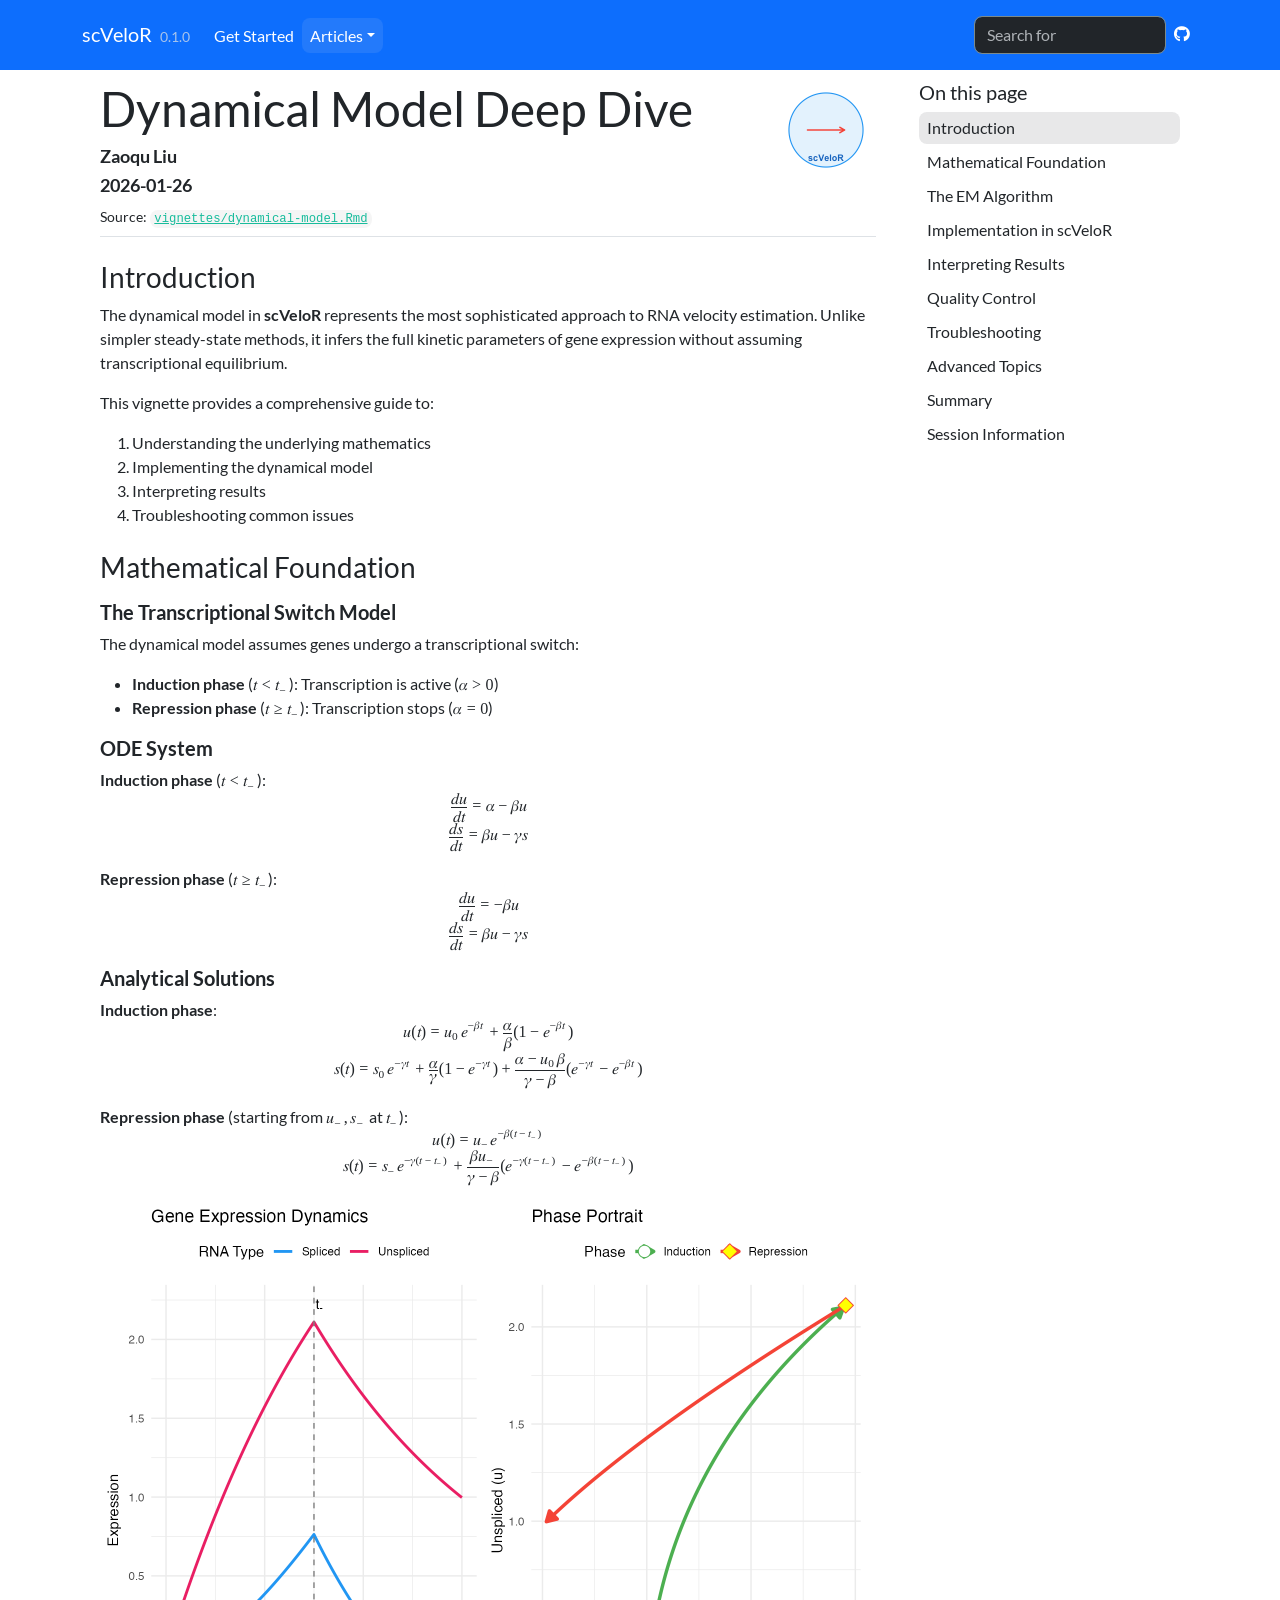
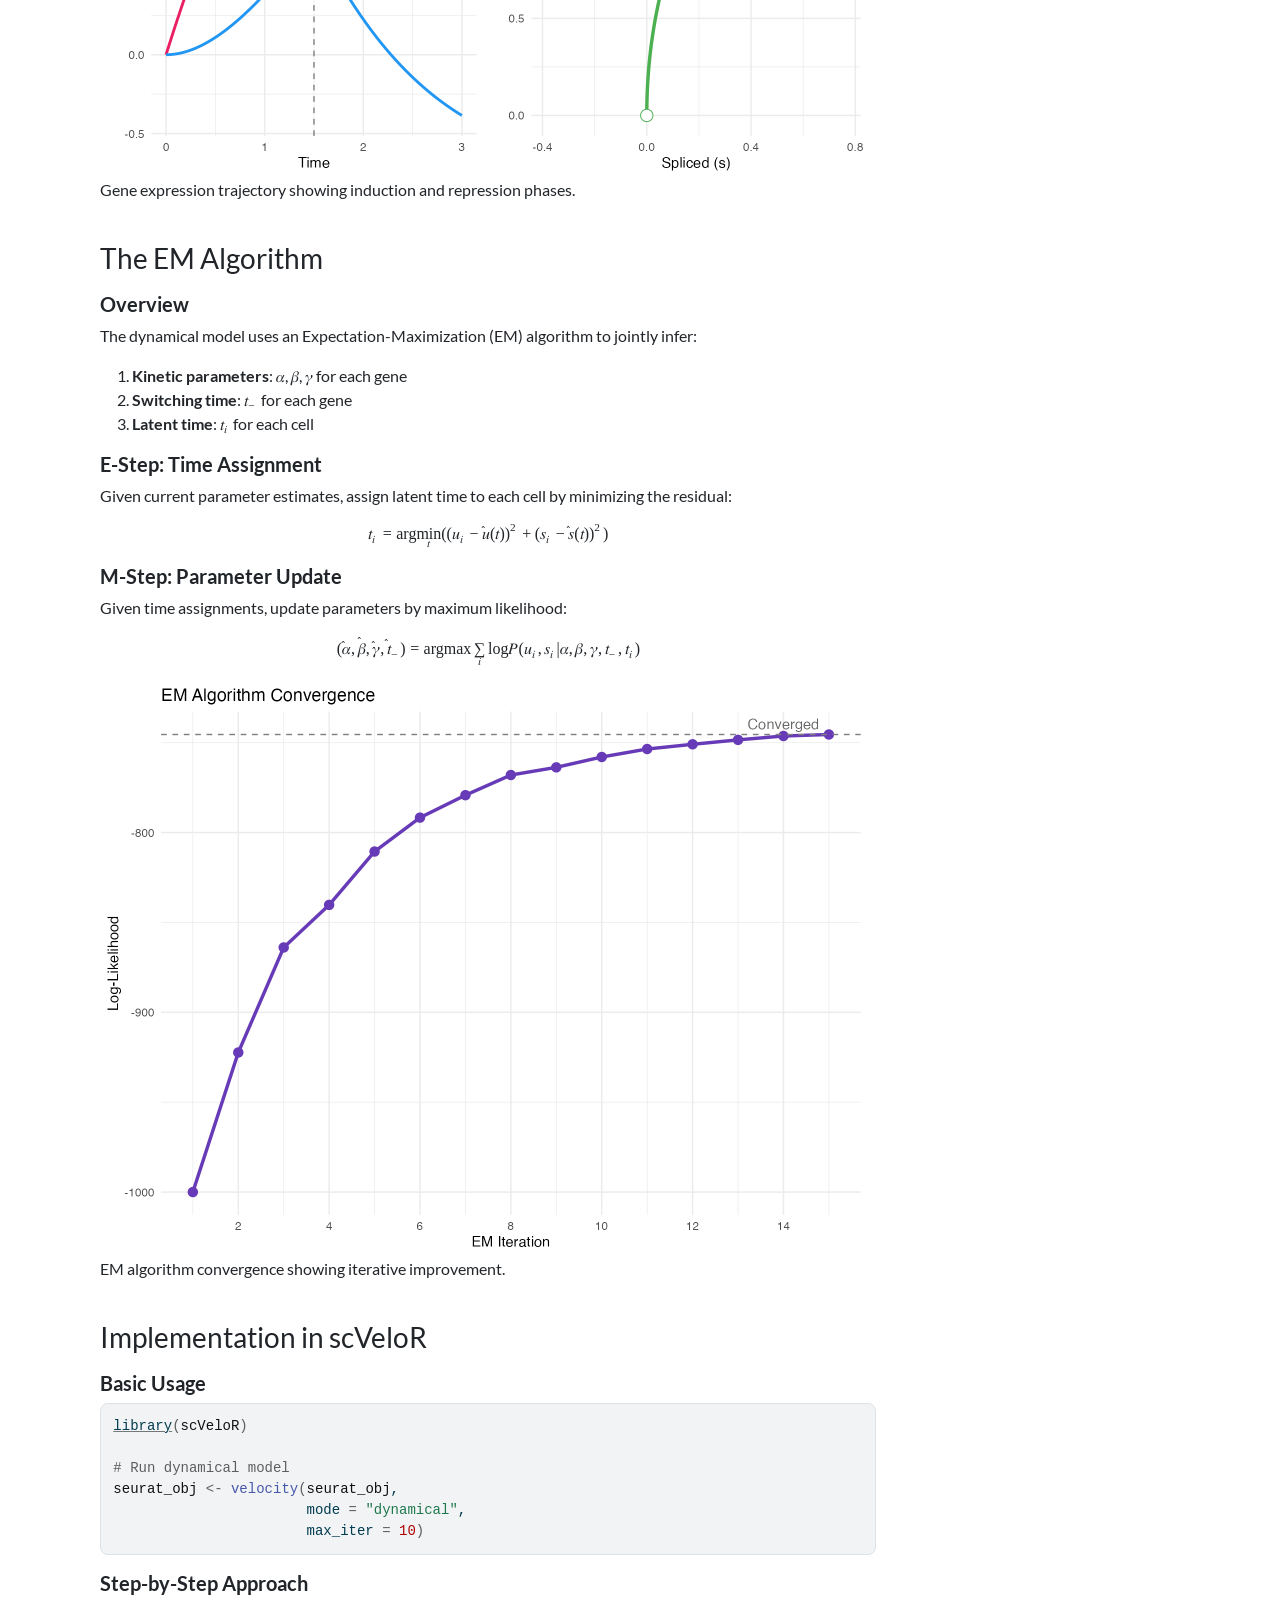
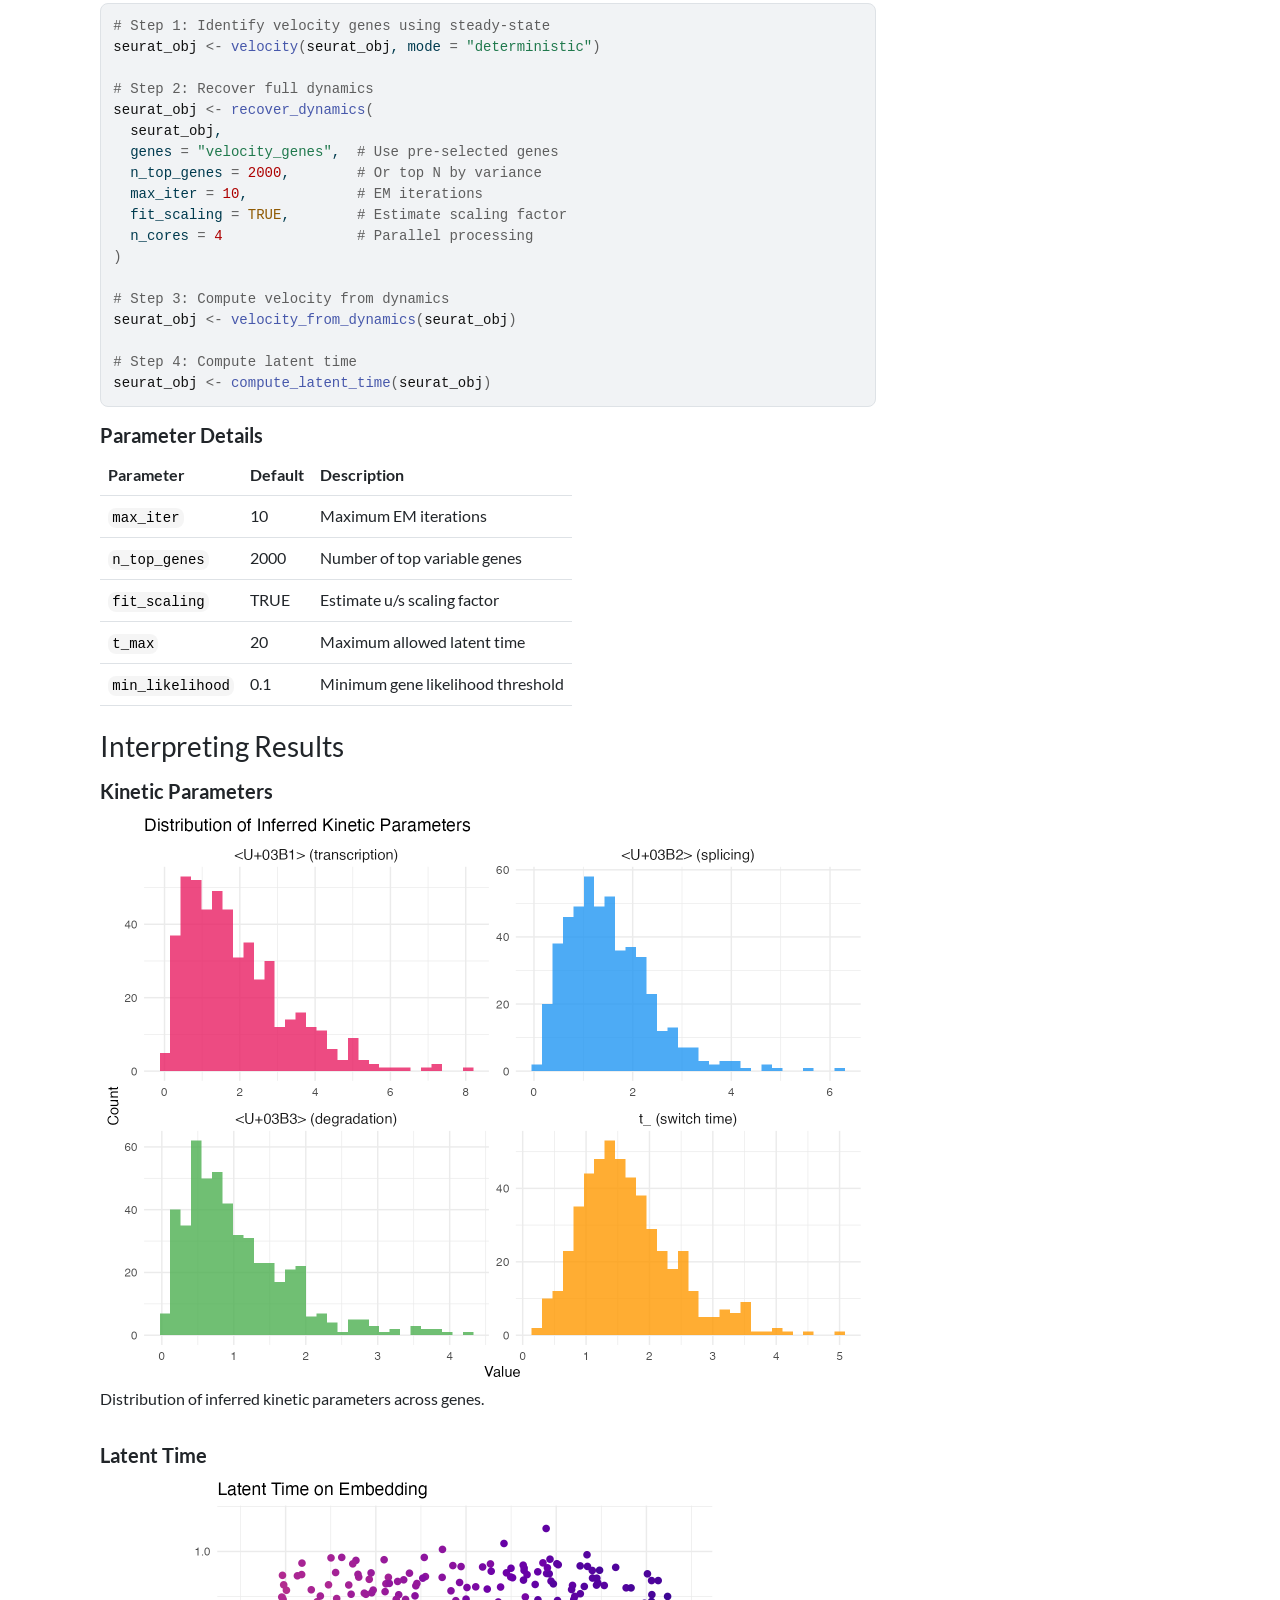
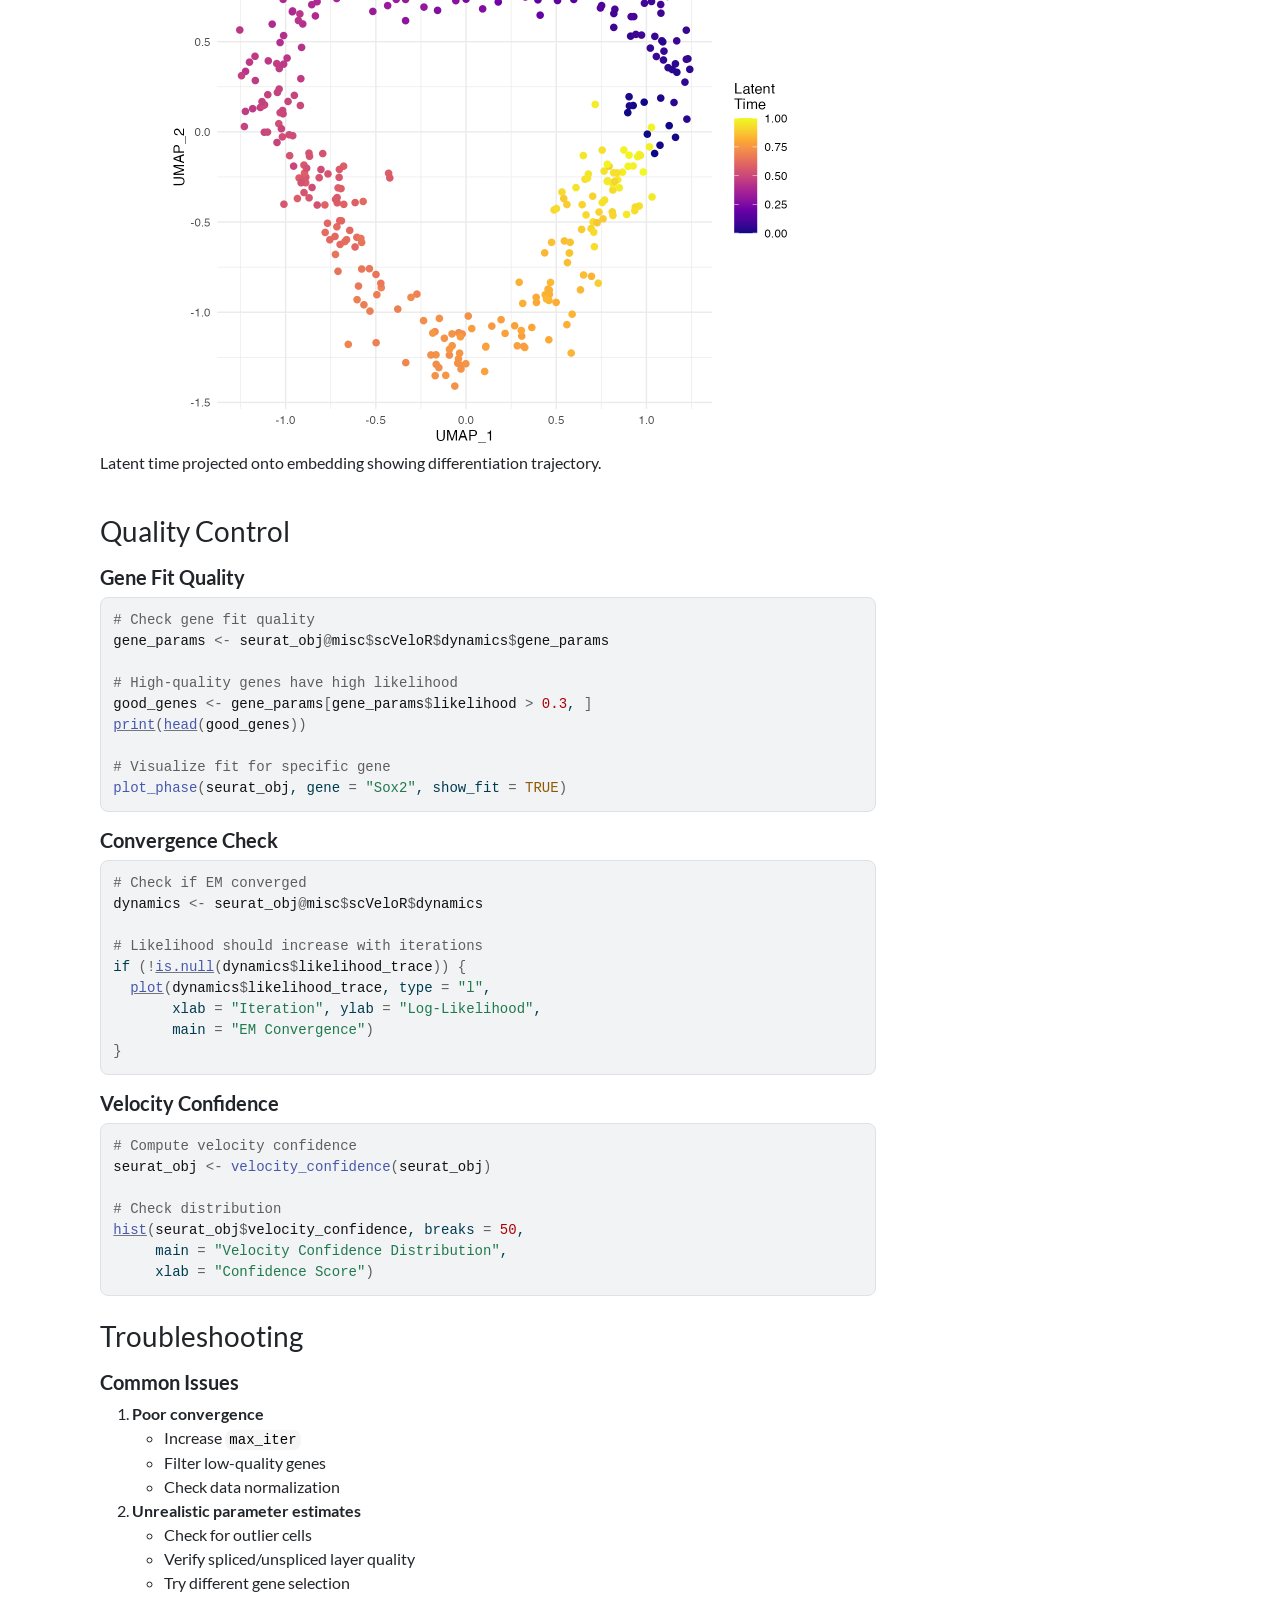
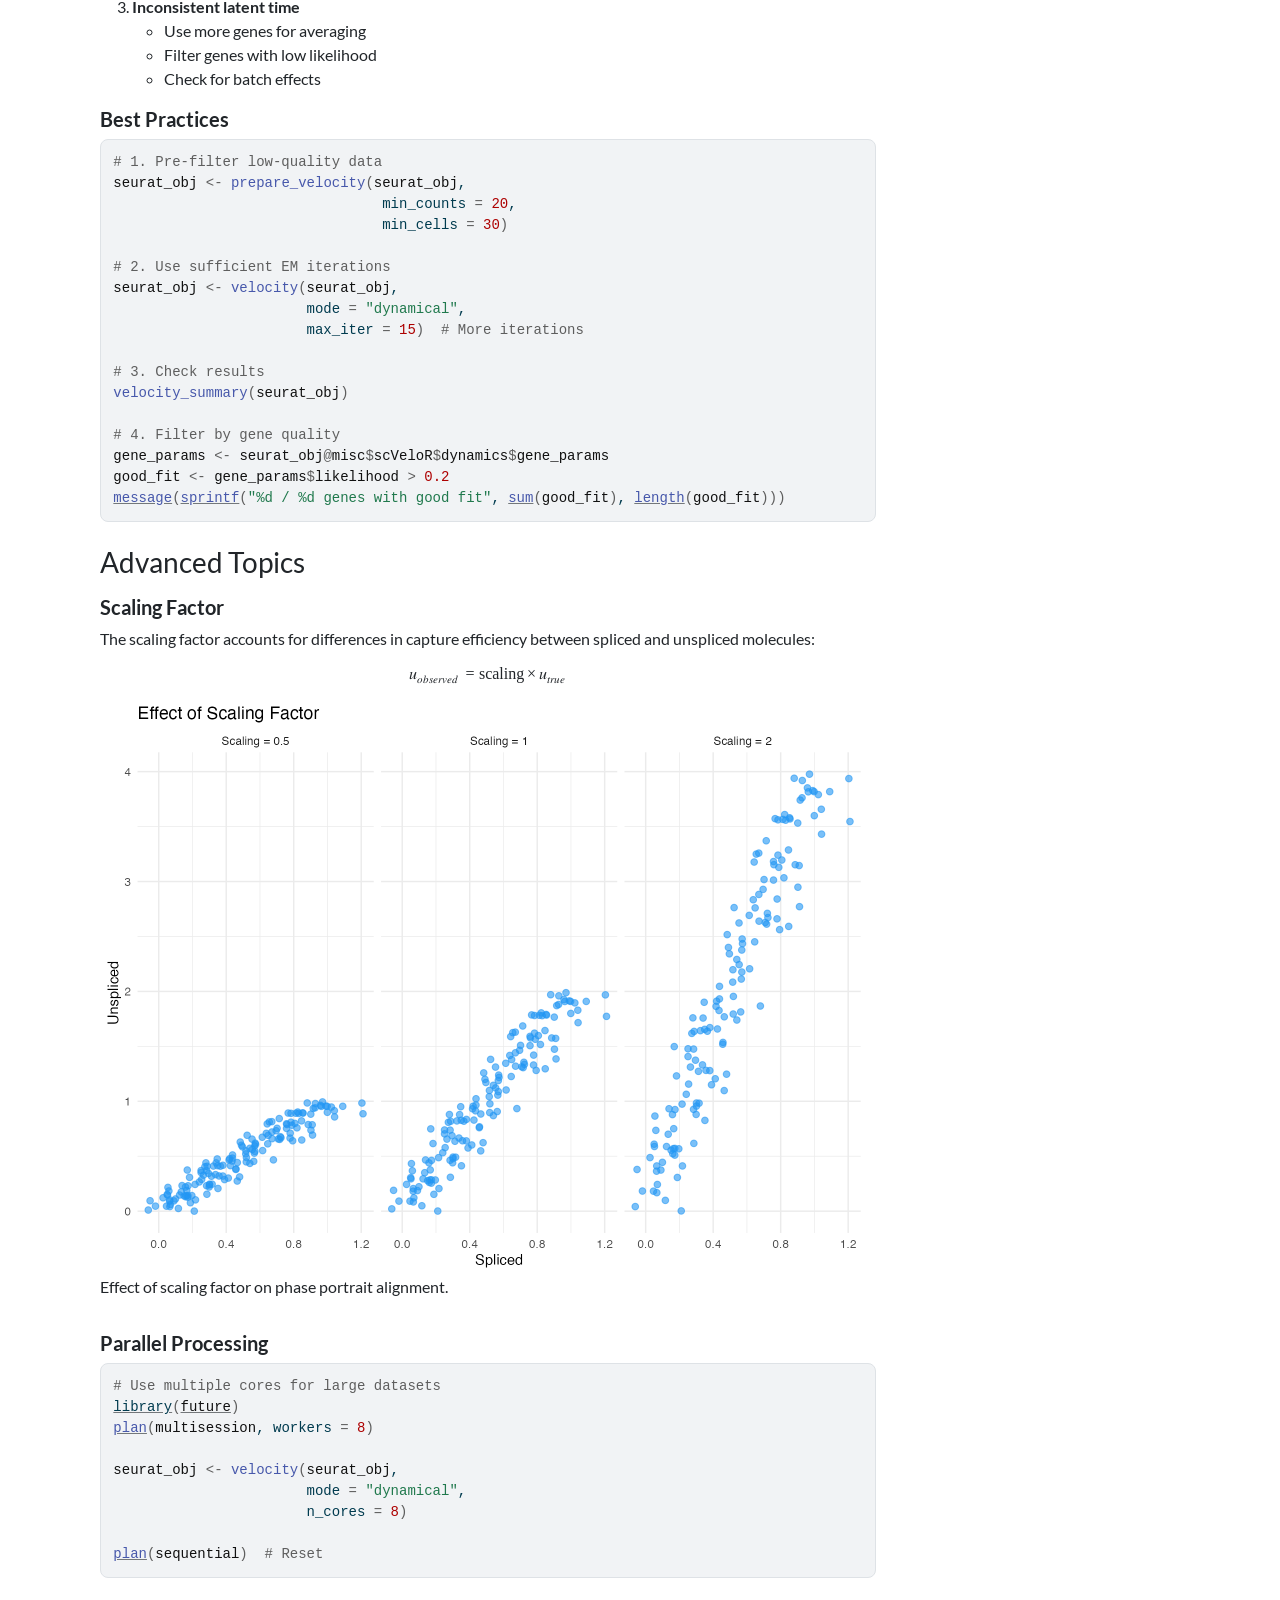
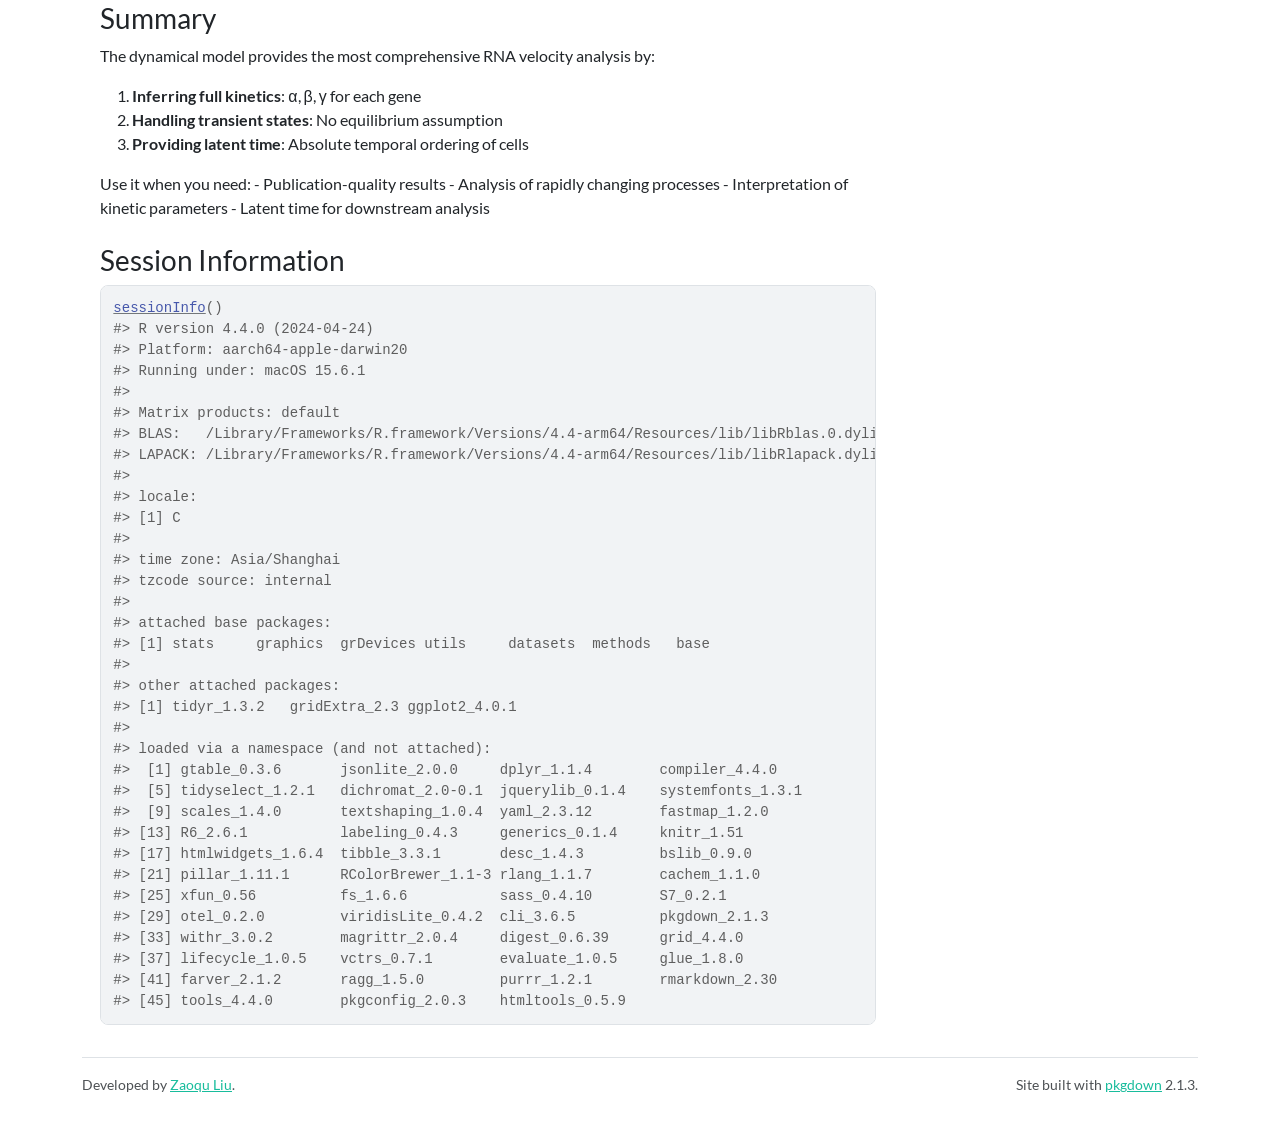
<file: docs/articles/dynamical-model.html>
<!DOCTYPE html>
<!-- Generated by pkgdown: do not edit by hand --><html lang="en">
<head>
<meta http-equiv="Content-Type" content="text/html; charset=UTF-8">
<meta charset="utf-8">
<meta http-equiv="X-UA-Compatible" content="IE=edge">
<meta name="viewport" content="width=device-width, initial-scale=1, shrink-to-fit=no">
<title>Dynamical Model Deep Dive • scVeloR</title>
<!-- favicons --><link rel="icon" type="image/png" sizes="96x96" href="../favicon-96x96.png">
<link rel="icon" type="”image/svg+xml”" href="../favicon.svg">
<link rel="apple-touch-icon" sizes="180x180" href="../apple-touch-icon.png">
<link rel="icon" sizes="any" href="../favicon.ico">
<link rel="manifest" href="../site.webmanifest">
<script src="../deps/jquery-3.6.0/jquery-3.6.0.min.js"></script><meta name="viewport" content="width=device-width, initial-scale=1, shrink-to-fit=no">
<link href="../deps/bootstrap-5.3.1/bootstrap.min.css" rel="stylesheet">
<script src="../deps/bootstrap-5.3.1/bootstrap.bundle.min.js"></script><link href="../deps/font-awesome-6.5.2/css/all.min.css" rel="stylesheet">
<link href="../deps/font-awesome-6.5.2/css/v4-shims.min.css" rel="stylesheet">
<script src="../deps/headroom-0.11.0/headroom.min.js"></script><script src="../deps/headroom-0.11.0/jQuery.headroom.min.js"></script><script src="../deps/bootstrap-toc-1.0.1/bootstrap-toc.min.js"></script><script src="../deps/clipboard.js-2.0.11/clipboard.min.js"></script><script src="../deps/search-1.0.0/autocomplete.jquery.min.js"></script><script src="../deps/search-1.0.0/fuse.min.js"></script><script src="../deps/search-1.0.0/mark.min.js"></script><!-- pkgdown --><script src="../pkgdown.js"></script><meta property="og:title" content="Dynamical Model Deep Dive">
</head>
<body>
    <a href="#main" class="visually-hidden-focusable">Skip to contents</a>


    <nav class="navbar navbar-expand-lg fixed-top bg-primary" data-bs-theme="dark" aria-label="Site navigation"><div class="container">

    <a class="navbar-brand me-2" href="../index.html">scVeloR</a>

    <small class="nav-text text-muted me-auto" data-bs-toggle="tooltip" data-bs-placement="bottom" title="">0.1.0</small>


    <button class="navbar-toggler" type="button" data-bs-toggle="collapse" data-bs-target="#navbar" aria-controls="navbar" aria-expanded="false" aria-label="Toggle navigation">
      <span class="navbar-toggler-icon"></span>
    </button>

    <div id="navbar" class="collapse navbar-collapse ms-3">
      <ul class="navbar-nav me-auto">
<li class="nav-item"><a class="nav-link" href="../articles/scVeloR-tutorial.html">Get Started</a></li>
<li class="active nav-item dropdown">
  <button class="nav-link dropdown-toggle" type="button" id="dropdown-articles" data-bs-toggle="dropdown" aria-expanded="false" aria-haspopup="true">Articles</button>
  <ul class="dropdown-menu" aria-labelledby="dropdown-articles">
<li><a class="dropdown-item" href="../articles/scVeloR-tutorial.html">Quick Start Tutorial</a></li>
    <li><hr class="dropdown-divider"></li>
    <li><a class="dropdown-item" href="../articles/algorithm-theory.html">Mathematical Framework</a></li>
    <li><a class="dropdown-item" href="../articles/dynamical-model.html">Dynamical Model Deep Dive</a></li>
    <li><hr class="dropdown-divider"></li>
    <li><a class="dropdown-item" href="../articles/visualization-gallery.html">Visualization Gallery</a></li>
    <li><a class="dropdown-item" href="../articles/model-comparison.html">Model Comparison</a></li>
    <li><a class="dropdown-item" href="../articles/performance-guide.html">Performance Guide</a></li>
  </ul>
</li>
      </ul>
<ul class="navbar-nav">
<li class="nav-item"><form class="form-inline" role="search">
 <input class="form-control" type="search" name="search-input" id="search-input" autocomplete="off" aria-label="Search site" placeholder="Search for" data-search-index="../search.json">
</form></li>
<li class="nav-item"><a class="external-link nav-link" href="https://github.com/Zaoqu-Liu/scVeloR" aria-label="GitHub"><span class="fa fab fa-github"></span></a></li>
      </ul>
</div>


  </div>
</nav><div class="container template-article">




<div class="row">
  <main id="main" class="col-md-9"><div class="page-header">
      <img src="../logo.png" class="logo" alt=""><h1>Dynamical Model Deep Dive</h1>
                        <h4 data-toc-skip class="author">Zaoqu Liu</h4>
            
            <h4 data-toc-skip class="date">2026-01-26</h4>
      
      <small class="dont-index">Source: <a href="https://github.com/Zaoqu-Liu/scVeloR/blob/HEAD/vignettes/dynamical-model.Rmd" class="external-link"><code>vignettes/dynamical-model.Rmd</code></a></small>
      <div class="d-none name"><code>dynamical-model.Rmd</code></div>
    </div>

    
    
<div class="section level2">
<h2 id="introduction">Introduction<a class="anchor" aria-label="anchor" href="#introduction"></a>
</h2>
<p>The dynamical model in <strong>scVeloR</strong> represents the most
sophisticated approach to RNA velocity estimation. Unlike simpler
steady-state methods, it infers the full kinetic parameters of gene
expression without assuming transcriptional equilibrium.</p>
<p>This vignette provides a comprehensive guide to:</p>
<ol style="list-style-type: decimal">
<li>Understanding the underlying mathematics</li>
<li>Implementing the dynamical model</li>
<li>Interpreting results</li>
<li>Troubleshooting common issues</li>
</ol>
</div>
<div class="section level2">
<h2 id="mathematical-foundation">Mathematical Foundation<a class="anchor" aria-label="anchor" href="#mathematical-foundation"></a>
</h2>
<div class="section level3">
<h3 id="the-transcriptional-switch-model">The Transcriptional Switch Model<a class="anchor" aria-label="anchor" href="#the-transcriptional-switch-model"></a>
</h3>
<p>The dynamical model assumes genes undergo a transcriptional
switch:</p>
<ul>
<li>
<strong>Induction phase</strong>
(<math display="inline" xmlns="http://www.w3.org/1998/Math/MathML"><semantics><mrow><mi>t</mi><mo>&lt;</mo><msub><mi>t</mi><mo>−</mo></msub></mrow><annotation encoding="application/x-tex">t &lt; t_-</annotation></semantics></math>):
Transcription is active
(<math display="inline" xmlns="http://www.w3.org/1998/Math/MathML"><semantics><mrow><mi>α</mi><mo>&gt;</mo><mn>0</mn></mrow><annotation encoding="application/x-tex">\alpha &gt; 0</annotation></semantics></math>)</li>
<li>
<strong>Repression phase</strong>
(<math display="inline" xmlns="http://www.w3.org/1998/Math/MathML"><semantics><mrow><mi>t</mi><mo>≥</mo><msub><mi>t</mi><mo>−</mo></msub></mrow><annotation encoding="application/x-tex">t \geq t_-</annotation></semantics></math>):
Transcription stops
(<math display="inline" xmlns="http://www.w3.org/1998/Math/MathML"><semantics><mrow><mi>α</mi><mo>=</mo><mn>0</mn></mrow><annotation encoding="application/x-tex">\alpha = 0</annotation></semantics></math>)</li>
</ul>
</div>
<div class="section level3">
<h3 id="ode-system">ODE System<a class="anchor" aria-label="anchor" href="#ode-system"></a>
</h3>
<p><strong>Induction phase</strong>
(<math display="inline" xmlns="http://www.w3.org/1998/Math/MathML"><semantics><mrow><mi>t</mi><mo>&lt;</mo><msub><mi>t</mi><mo>−</mo></msub></mrow><annotation encoding="application/x-tex">t &lt; t_-</annotation></semantics></math>):
<math display="block" xmlns="http://www.w3.org/1998/Math/MathML"><semantics><mrow><mfrac><mrow><mi>d</mi><mi>u</mi></mrow><mrow><mi>d</mi><mi>t</mi></mrow></mfrac><mo>=</mo><mi>α</mi><mo>−</mo><mi>β</mi><mi>u</mi></mrow><annotation encoding="application/x-tex">\frac{du}{dt} = \alpha - \beta u</annotation></semantics></math><math display="block" xmlns="http://www.w3.org/1998/Math/MathML"><semantics><mrow><mfrac><mrow><mi>d</mi><mi>s</mi></mrow><mrow><mi>d</mi><mi>t</mi></mrow></mfrac><mo>=</mo><mi>β</mi><mi>u</mi><mo>−</mo><mi>γ</mi><mi>s</mi></mrow><annotation encoding="application/x-tex">\frac{ds}{dt} = \beta u - \gamma s</annotation></semantics></math></p>
<p><strong>Repression phase</strong>
(<math display="inline" xmlns="http://www.w3.org/1998/Math/MathML"><semantics><mrow><mi>t</mi><mo>≥</mo><msub><mi>t</mi><mo>−</mo></msub></mrow><annotation encoding="application/x-tex">t \geq t_-</annotation></semantics></math>):
<math display="block" xmlns="http://www.w3.org/1998/Math/MathML"><semantics><mrow><mfrac><mrow><mi>d</mi><mi>u</mi></mrow><mrow><mi>d</mi><mi>t</mi></mrow></mfrac><mo>=</mo><mi>−</mi><mi>β</mi><mi>u</mi></mrow><annotation encoding="application/x-tex">\frac{du}{dt} = -\beta u</annotation></semantics></math><math display="block" xmlns="http://www.w3.org/1998/Math/MathML"><semantics><mrow><mfrac><mrow><mi>d</mi><mi>s</mi></mrow><mrow><mi>d</mi><mi>t</mi></mrow></mfrac><mo>=</mo><mi>β</mi><mi>u</mi><mo>−</mo><mi>γ</mi><mi>s</mi></mrow><annotation encoding="application/x-tex">\frac{ds}{dt} = \beta u - \gamma s</annotation></semantics></math></p>
</div>
<div class="section level3">
<h3 id="analytical-solutions">Analytical Solutions<a class="anchor" aria-label="anchor" href="#analytical-solutions"></a>
</h3>
<p><strong>Induction phase</strong>:
<math display="block" xmlns="http://www.w3.org/1998/Math/MathML"><semantics><mrow><mi>u</mi><mo stretchy="false" form="prefix">(</mo><mi>t</mi><mo stretchy="false" form="postfix">)</mo><mo>=</mo><msub><mi>u</mi><mn>0</mn></msub><msup><mi>e</mi><mrow><mi>−</mi><mi>β</mi><mi>t</mi></mrow></msup><mo>+</mo><mfrac><mi>α</mi><mi>β</mi></mfrac><mo stretchy="false" form="prefix">(</mo><mn>1</mn><mo>−</mo><msup><mi>e</mi><mrow><mi>−</mi><mi>β</mi><mi>t</mi></mrow></msup><mo stretchy="false" form="postfix">)</mo></mrow><annotation encoding="application/x-tex">u(t) = u_0 e^{-\beta t} + \frac{\alpha}{\beta}(1 - e^{-\beta t})</annotation></semantics></math><math display="block" xmlns="http://www.w3.org/1998/Math/MathML"><semantics><mrow><mi>s</mi><mo stretchy="false" form="prefix">(</mo><mi>t</mi><mo stretchy="false" form="postfix">)</mo><mo>=</mo><msub><mi>s</mi><mn>0</mn></msub><msup><mi>e</mi><mrow><mi>−</mi><mi>γ</mi><mi>t</mi></mrow></msup><mo>+</mo><mfrac><mi>α</mi><mi>γ</mi></mfrac><mo stretchy="false" form="prefix">(</mo><mn>1</mn><mo>−</mo><msup><mi>e</mi><mrow><mi>−</mi><mi>γ</mi><mi>t</mi></mrow></msup><mo stretchy="false" form="postfix">)</mo><mo>+</mo><mfrac><mrow><mi>α</mi><mo>−</mo><msub><mi>u</mi><mn>0</mn></msub><mi>β</mi></mrow><mrow><mi>γ</mi><mo>−</mo><mi>β</mi></mrow></mfrac><mo stretchy="false" form="prefix">(</mo><msup><mi>e</mi><mrow><mi>−</mi><mi>γ</mi><mi>t</mi></mrow></msup><mo>−</mo><msup><mi>e</mi><mrow><mi>−</mi><mi>β</mi><mi>t</mi></mrow></msup><mo stretchy="false" form="postfix">)</mo></mrow><annotation encoding="application/x-tex">s(t) = s_0 e^{-\gamma t} + \frac{\alpha}{\gamma}(1 - e^{-\gamma t}) + \frac{\alpha - u_0\beta}{\gamma - \beta}(e^{-\gamma t} - e^{-\beta t})</annotation></semantics></math></p>
<p><strong>Repression phase</strong> (starting from
<math display="inline" xmlns="http://www.w3.org/1998/Math/MathML"><semantics><mrow><msub><mi>u</mi><mo>−</mo></msub><mo>,</mo><msub><mi>s</mi><mo>−</mo></msub></mrow><annotation encoding="application/x-tex">u_-, s_-</annotation></semantics></math>
at
<math display="inline" xmlns="http://www.w3.org/1998/Math/MathML"><semantics><msub><mi>t</mi><mo>−</mo></msub><annotation encoding="application/x-tex">t_-</annotation></semantics></math>):
<math display="block" xmlns="http://www.w3.org/1998/Math/MathML"><semantics><mrow><mi>u</mi><mo stretchy="false" form="prefix">(</mo><mi>t</mi><mo stretchy="false" form="postfix">)</mo><mo>=</mo><msub><mi>u</mi><mo>−</mo></msub><msup><mi>e</mi><mrow><mi>−</mi><mi>β</mi><mo stretchy="false" form="prefix">(</mo><mi>t</mi><mo>−</mo><msub><mi>t</mi><mo>−</mo></msub><mo stretchy="false" form="postfix">)</mo></mrow></msup></mrow><annotation encoding="application/x-tex">u(t) = u_- e^{-\beta(t-t_-)}</annotation></semantics></math><math display="block" xmlns="http://www.w3.org/1998/Math/MathML"><semantics><mrow><mi>s</mi><mo stretchy="false" form="prefix">(</mo><mi>t</mi><mo stretchy="false" form="postfix">)</mo><mo>=</mo><msub><mi>s</mi><mo>−</mo></msub><msup><mi>e</mi><mrow><mi>−</mi><mi>γ</mi><mo stretchy="false" form="prefix">(</mo><mi>t</mi><mo>−</mo><msub><mi>t</mi><mo>−</mo></msub><mo stretchy="false" form="postfix">)</mo></mrow></msup><mo>+</mo><mfrac><mrow><mi>β</mi><msub><mi>u</mi><mo>−</mo></msub></mrow><mrow><mi>γ</mi><mo>−</mo><mi>β</mi></mrow></mfrac><mo stretchy="false" form="prefix">(</mo><msup><mi>e</mi><mrow><mi>−</mi><mi>γ</mi><mo stretchy="false" form="prefix">(</mo><mi>t</mi><mo>−</mo><msub><mi>t</mi><mo>−</mo></msub><mo stretchy="false" form="postfix">)</mo></mrow></msup><mo>−</mo><msup><mi>e</mi><mrow><mi>−</mi><mi>β</mi><mo stretchy="false" form="prefix">(</mo><mi>t</mi><mo>−</mo><msub><mi>t</mi><mo>−</mo></msub><mo stretchy="false" form="postfix">)</mo></mrow></msup><mo stretchy="false" form="postfix">)</mo></mrow><annotation encoding="application/x-tex">s(t) = s_- e^{-\gamma(t-t_-)} + \frac{\beta u_-}{\gamma - \beta}(e^{-\gamma(t-t_-)} - e^{-\beta(t-t_-)})</annotation></semantics></math></p>
<div class="figure">
<img src="dynamical-model_files/figure-html/trajectory_visualization-1.png" alt="Gene expression trajectory showing induction and repression phases." width="768"><p class="caption">
Gene expression trajectory showing induction and repression phases.
</p>
</div>
</div>
</div>
<div class="section level2">
<h2 id="the-em-algorithm">The EM Algorithm<a class="anchor" aria-label="anchor" href="#the-em-algorithm"></a>
</h2>
<div class="section level3">
<h3 id="overview">Overview<a class="anchor" aria-label="anchor" href="#overview"></a>
</h3>
<p>The dynamical model uses an Expectation-Maximization (EM) algorithm
to jointly infer:</p>
<ol style="list-style-type: decimal">
<li>
<strong>Kinetic parameters</strong>:
<math display="inline" xmlns="http://www.w3.org/1998/Math/MathML"><semantics><mi>α</mi><annotation encoding="application/x-tex">\alpha</annotation></semantics></math>,
<math display="inline" xmlns="http://www.w3.org/1998/Math/MathML"><semantics><mi>β</mi><annotation encoding="application/x-tex">\beta</annotation></semantics></math>,
<math display="inline" xmlns="http://www.w3.org/1998/Math/MathML"><semantics><mi>γ</mi><annotation encoding="application/x-tex">\gamma</annotation></semantics></math>
for each gene</li>
<li>
<strong>Switching time</strong>:
<math display="inline" xmlns="http://www.w3.org/1998/Math/MathML"><semantics><msub><mi>t</mi><mo>−</mo></msub><annotation encoding="application/x-tex">t_-</annotation></semantics></math>
for each gene</li>
<li>
<strong>Latent time</strong>:
<math display="inline" xmlns="http://www.w3.org/1998/Math/MathML"><semantics><msub><mi>t</mi><mi>i</mi></msub><annotation encoding="application/x-tex">t_i</annotation></semantics></math>
for each cell</li>
</ol>
</div>
<div class="section level3">
<h3 id="e-step-time-assignment">E-Step: Time Assignment<a class="anchor" aria-label="anchor" href="#e-step-time-assignment"></a>
</h3>
<p>Given current parameter estimates, assign latent time to each cell by
minimizing the residual:</p>
<p><math display="block" xmlns="http://www.w3.org/1998/Math/MathML"><semantics><mrow><msub><mi>t</mi><mi>i</mi></msub><mo>=</mo><mrow><mi>arg</mi><mo>⁡</mo></mrow><munder><mi>min</mi><mi>t</mi></munder><mrow><mo stretchy="true" form="prefix">(</mo><mo stretchy="false" form="prefix">(</mo><msub><mi>u</mi><mi>i</mi></msub><mo>−</mo><mover><mi>u</mi><mo accent="true">̂</mo></mover><mo stretchy="false" form="prefix">(</mo><mi>t</mi><mo stretchy="false" form="postfix">)</mo><msup><mo stretchy="false" form="postfix">)</mo><mn>2</mn></msup><mo>+</mo><mo stretchy="false" form="prefix">(</mo><msub><mi>s</mi><mi>i</mi></msub><mo>−</mo><mover><mi>s</mi><mo accent="true">̂</mo></mover><mo stretchy="false" form="prefix">(</mo><mi>t</mi><mo stretchy="false" form="postfix">)</mo><msup><mo stretchy="false" form="postfix">)</mo><mn>2</mn></msup><mo stretchy="true" form="postfix">)</mo></mrow></mrow><annotation encoding="application/x-tex">t_i = \arg\min_t \left( (u_i - \hat{u}(t))^2 + (s_i - \hat{s}(t))^2 \right)</annotation></semantics></math></p>
</div>
<div class="section level3">
<h3 id="m-step-parameter-update">M-Step: Parameter Update<a class="anchor" aria-label="anchor" href="#m-step-parameter-update"></a>
</h3>
<p>Given time assignments, update parameters by maximum likelihood:</p>
<p><math display="block" xmlns="http://www.w3.org/1998/Math/MathML"><semantics><mrow><mo stretchy="false" form="prefix">(</mo><mover><mi>α</mi><mo accent="true">̂</mo></mover><mo>,</mo><mover><mi>β</mi><mo accent="true">̂</mo></mover><mo>,</mo><mover><mi>γ</mi><mo accent="true">̂</mo></mover><mo>,</mo><msub><mover><mi>t</mi><mo accent="true">̂</mo></mover><mo>−</mo></msub><mo stretchy="false" form="postfix">)</mo><mo>=</mo><mrow><mi>arg</mi><mo>⁡</mo></mrow><mrow><mi>max</mi><mo>⁡</mo></mrow><munder><mo>∑</mo><mi>i</mi></munder><mrow><mi>log</mi><mo>⁡</mo></mrow><mi>P</mi><mo stretchy="false" form="prefix">(</mo><msub><mi>u</mi><mi>i</mi></msub><mo>,</mo><msub><mi>s</mi><mi>i</mi></msub><mo stretchy="false" form="prefix">|</mo><mi>α</mi><mo>,</mo><mi>β</mi><mo>,</mo><mi>γ</mi><mo>,</mo><msub><mi>t</mi><mo>−</mo></msub><mo>,</mo><msub><mi>t</mi><mi>i</mi></msub><mo stretchy="false" form="postfix">)</mo></mrow><annotation encoding="application/x-tex">(\hat{\alpha}, \hat{\beta}, \hat{\gamma}, \hat{t}_-) = \arg\max \sum_i \log P(u_i, s_i | \alpha, \beta, \gamma, t_-, t_i)</annotation></semantics></math></p>
<div class="figure">
<img src="dynamical-model_files/figure-html/em_convergence-1.png" alt="EM algorithm convergence showing iterative improvement." width="768"><p class="caption">
EM algorithm convergence showing iterative improvement.
</p>
</div>
</div>
</div>
<div class="section level2">
<h2 id="implementation-in-scvelor">Implementation in scVeloR<a class="anchor" aria-label="anchor" href="#implementation-in-scvelor"></a>
</h2>
<div class="section level3">
<h3 id="basic-usage">Basic Usage<a class="anchor" aria-label="anchor" href="#basic-usage"></a>
</h3>
<div class="sourceCode" id="cb1"><pre class="downlit sourceCode r">
<code class="sourceCode R"><span><span class="kw"><a href="https://rdrr.io/r/base/library.html" class="external-link">library</a></span><span class="op">(</span><span class="va">scVeloR</span><span class="op">)</span></span>
<span></span>
<span><span class="co"># Run dynamical model</span></span>
<span><span class="va">seurat_obj</span> <span class="op">&lt;-</span> <span class="fu">velocity</span><span class="op">(</span><span class="va">seurat_obj</span>, </span>
<span>                       mode <span class="op">=</span> <span class="st">"dynamical"</span>,</span>
<span>                       max_iter <span class="op">=</span> <span class="fl">10</span><span class="op">)</span></span></code></pre></div>
</div>
<div class="section level3">
<h3 id="step-by-step-approach">Step-by-Step Approach<a class="anchor" aria-label="anchor" href="#step-by-step-approach"></a>
</h3>
<div class="sourceCode" id="cb2"><pre class="downlit sourceCode r">
<code class="sourceCode R"><span><span class="co"># Step 1: Identify velocity genes using steady-state</span></span>
<span><span class="va">seurat_obj</span> <span class="op">&lt;-</span> <span class="fu">velocity</span><span class="op">(</span><span class="va">seurat_obj</span>, mode <span class="op">=</span> <span class="st">"deterministic"</span><span class="op">)</span></span>
<span></span>
<span><span class="co"># Step 2: Recover full dynamics</span></span>
<span><span class="va">seurat_obj</span> <span class="op">&lt;-</span> <span class="fu">recover_dynamics</span><span class="op">(</span></span>
<span>  <span class="va">seurat_obj</span>,</span>
<span>  genes <span class="op">=</span> <span class="st">"velocity_genes"</span>,  <span class="co"># Use pre-selected genes</span></span>
<span>  n_top_genes <span class="op">=</span> <span class="fl">2000</span>,        <span class="co"># Or top N by variance</span></span>
<span>  max_iter <span class="op">=</span> <span class="fl">10</span>,             <span class="co"># EM iterations</span></span>
<span>  fit_scaling <span class="op">=</span> <span class="cn">TRUE</span>,        <span class="co"># Estimate scaling factor</span></span>
<span>  n_cores <span class="op">=</span> <span class="fl">4</span>                <span class="co"># Parallel processing</span></span>
<span><span class="op">)</span></span>
<span></span>
<span><span class="co"># Step 3: Compute velocity from dynamics</span></span>
<span><span class="va">seurat_obj</span> <span class="op">&lt;-</span> <span class="fu">velocity_from_dynamics</span><span class="op">(</span><span class="va">seurat_obj</span><span class="op">)</span></span>
<span></span>
<span><span class="co"># Step 4: Compute latent time</span></span>
<span><span class="va">seurat_obj</span> <span class="op">&lt;-</span> <span class="fu">compute_latent_time</span><span class="op">(</span><span class="va">seurat_obj</span><span class="op">)</span></span></code></pre></div>
</div>
<div class="section level3">
<h3 id="parameter-details">Parameter Details<a class="anchor" aria-label="anchor" href="#parameter-details"></a>
</h3>
<table class="table">
<thead><tr class="header">
<th>Parameter</th>
<th>Default</th>
<th>Description</th>
</tr></thead>
<tbody>
<tr class="odd">
<td><code>max_iter</code></td>
<td>10</td>
<td>Maximum EM iterations</td>
</tr>
<tr class="even">
<td><code>n_top_genes</code></td>
<td>2000</td>
<td>Number of top variable genes</td>
</tr>
<tr class="odd">
<td><code>fit_scaling</code></td>
<td>TRUE</td>
<td>Estimate u/s scaling factor</td>
</tr>
<tr class="even">
<td><code>t_max</code></td>
<td>20</td>
<td>Maximum allowed latent time</td>
</tr>
<tr class="odd">
<td><code>min_likelihood</code></td>
<td>0.1</td>
<td>Minimum gene likelihood threshold</td>
</tr>
</tbody>
</table>
</div>
</div>
<div class="section level2">
<h2 id="interpreting-results">Interpreting Results<a class="anchor" aria-label="anchor" href="#interpreting-results"></a>
</h2>
<div class="section level3">
<h3 id="kinetic-parameters">Kinetic Parameters<a class="anchor" aria-label="anchor" href="#kinetic-parameters"></a>
</h3>
<div class="figure">
<img src="dynamical-model_files/figure-html/param_visualization-1.png" alt="Distribution of inferred kinetic parameters across genes." width="768"><p class="caption">
Distribution of inferred kinetic parameters across genes.
</p>
</div>
</div>
<div class="section level3">
<h3 id="latent-time">Latent Time<a class="anchor" aria-label="anchor" href="#latent-time"></a>
</h3>
<div class="figure">
<img src="dynamical-model_files/figure-html/latent_time_demo-1.png" alt="Latent time projected onto embedding showing differentiation trajectory." width="768"><p class="caption">
Latent time projected onto embedding showing differentiation trajectory.
</p>
</div>
</div>
</div>
<div class="section level2">
<h2 id="quality-control">Quality Control<a class="anchor" aria-label="anchor" href="#quality-control"></a>
</h2>
<div class="section level3">
<h3 id="gene-fit-quality">Gene Fit Quality<a class="anchor" aria-label="anchor" href="#gene-fit-quality"></a>
</h3>
<div class="sourceCode" id="cb3"><pre class="downlit sourceCode r">
<code class="sourceCode R"><span><span class="co"># Check gene fit quality</span></span>
<span><span class="va">gene_params</span> <span class="op">&lt;-</span> <span class="va">seurat_obj</span><span class="op">@</span><span class="va">misc</span><span class="op">$</span><span class="va">scVeloR</span><span class="op">$</span><span class="va">dynamics</span><span class="op">$</span><span class="va">gene_params</span></span>
<span></span>
<span><span class="co"># High-quality genes have high likelihood</span></span>
<span><span class="va">good_genes</span> <span class="op">&lt;-</span> <span class="va">gene_params</span><span class="op">[</span><span class="va">gene_params</span><span class="op">$</span><span class="va">likelihood</span> <span class="op">&gt;</span> <span class="fl">0.3</span>, <span class="op">]</span></span>
<span><span class="fu"><a href="https://rdrr.io/r/base/print.html" class="external-link">print</a></span><span class="op">(</span><span class="fu"><a href="https://rdrr.io/r/utils/head.html" class="external-link">head</a></span><span class="op">(</span><span class="va">good_genes</span><span class="op">)</span><span class="op">)</span></span>
<span></span>
<span><span class="co"># Visualize fit for specific gene</span></span>
<span><span class="fu">plot_phase</span><span class="op">(</span><span class="va">seurat_obj</span>, gene <span class="op">=</span> <span class="st">"Sox2"</span>, show_fit <span class="op">=</span> <span class="cn">TRUE</span><span class="op">)</span></span></code></pre></div>
</div>
<div class="section level3">
<h3 id="convergence-check">Convergence Check<a class="anchor" aria-label="anchor" href="#convergence-check"></a>
</h3>
<div class="sourceCode" id="cb4"><pre class="downlit sourceCode r">
<code class="sourceCode R"><span><span class="co"># Check if EM converged</span></span>
<span><span class="va">dynamics</span> <span class="op">&lt;-</span> <span class="va">seurat_obj</span><span class="op">@</span><span class="va">misc</span><span class="op">$</span><span class="va">scVeloR</span><span class="op">$</span><span class="va">dynamics</span></span>
<span></span>
<span><span class="co"># Likelihood should increase with iterations</span></span>
<span><span class="kw">if</span> <span class="op">(</span><span class="op">!</span><span class="fu"><a href="https://rdrr.io/r/base/NULL.html" class="external-link">is.null</a></span><span class="op">(</span><span class="va">dynamics</span><span class="op">$</span><span class="va">likelihood_trace</span><span class="op">)</span><span class="op">)</span> <span class="op">{</span></span>
<span>  <span class="fu"><a href="https://rdrr.io/r/graphics/plot.default.html" class="external-link">plot</a></span><span class="op">(</span><span class="va">dynamics</span><span class="op">$</span><span class="va">likelihood_trace</span>, type <span class="op">=</span> <span class="st">"l"</span>,</span>
<span>       xlab <span class="op">=</span> <span class="st">"Iteration"</span>, ylab <span class="op">=</span> <span class="st">"Log-Likelihood"</span>,</span>
<span>       main <span class="op">=</span> <span class="st">"EM Convergence"</span><span class="op">)</span></span>
<span><span class="op">}</span></span></code></pre></div>
</div>
<div class="section level3">
<h3 id="velocity-confidence">Velocity Confidence<a class="anchor" aria-label="anchor" href="#velocity-confidence"></a>
</h3>
<div class="sourceCode" id="cb5"><pre class="downlit sourceCode r">
<code class="sourceCode R"><span><span class="co"># Compute velocity confidence</span></span>
<span><span class="va">seurat_obj</span> <span class="op">&lt;-</span> <span class="fu">velocity_confidence</span><span class="op">(</span><span class="va">seurat_obj</span><span class="op">)</span></span>
<span></span>
<span><span class="co"># Check distribution</span></span>
<span><span class="fu"><a href="https://rdrr.io/r/graphics/hist.html" class="external-link">hist</a></span><span class="op">(</span><span class="va">seurat_obj</span><span class="op">$</span><span class="va">velocity_confidence</span>, breaks <span class="op">=</span> <span class="fl">50</span>,</span>
<span>     main <span class="op">=</span> <span class="st">"Velocity Confidence Distribution"</span>,</span>
<span>     xlab <span class="op">=</span> <span class="st">"Confidence Score"</span><span class="op">)</span></span></code></pre></div>
</div>
</div>
<div class="section level2">
<h2 id="troubleshooting">Troubleshooting<a class="anchor" aria-label="anchor" href="#troubleshooting"></a>
</h2>
<div class="section level3">
<h3 id="common-issues">Common Issues<a class="anchor" aria-label="anchor" href="#common-issues"></a>
</h3>
<ol style="list-style-type: decimal">
<li>
<strong>Poor convergence</strong>
<ul>
<li>Increase <code>max_iter</code>
</li>
<li>Filter low-quality genes</li>
<li>Check data normalization</li>
</ul>
</li>
<li>
<strong>Unrealistic parameter estimates</strong>
<ul>
<li>Check for outlier cells</li>
<li>Verify spliced/unspliced layer quality</li>
<li>Try different gene selection</li>
</ul>
</li>
<li>
<strong>Inconsistent latent time</strong>
<ul>
<li>Use more genes for averaging</li>
<li>Filter genes with low likelihood</li>
<li>Check for batch effects</li>
</ul>
</li>
</ol>
</div>
<div class="section level3">
<h3 id="best-practices">Best Practices<a class="anchor" aria-label="anchor" href="#best-practices"></a>
</h3>
<div class="sourceCode" id="cb6"><pre class="downlit sourceCode r">
<code class="sourceCode R"><span><span class="co"># 1. Pre-filter low-quality data</span></span>
<span><span class="va">seurat_obj</span> <span class="op">&lt;-</span> <span class="fu">prepare_velocity</span><span class="op">(</span><span class="va">seurat_obj</span>,</span>
<span>                                min_counts <span class="op">=</span> <span class="fl">20</span>,</span>
<span>                                min_cells <span class="op">=</span> <span class="fl">30</span><span class="op">)</span></span>
<span></span>
<span><span class="co"># 2. Use sufficient EM iterations</span></span>
<span><span class="va">seurat_obj</span> <span class="op">&lt;-</span> <span class="fu">velocity</span><span class="op">(</span><span class="va">seurat_obj</span>, </span>
<span>                       mode <span class="op">=</span> <span class="st">"dynamical"</span>,</span>
<span>                       max_iter <span class="op">=</span> <span class="fl">15</span><span class="op">)</span>  <span class="co"># More iterations</span></span>
<span></span>
<span><span class="co"># 3. Check results</span></span>
<span><span class="fu">velocity_summary</span><span class="op">(</span><span class="va">seurat_obj</span><span class="op">)</span></span>
<span></span>
<span><span class="co"># 4. Filter by gene quality</span></span>
<span><span class="va">gene_params</span> <span class="op">&lt;-</span> <span class="va">seurat_obj</span><span class="op">@</span><span class="va">misc</span><span class="op">$</span><span class="va">scVeloR</span><span class="op">$</span><span class="va">dynamics</span><span class="op">$</span><span class="va">gene_params</span></span>
<span><span class="va">good_fit</span> <span class="op">&lt;-</span> <span class="va">gene_params</span><span class="op">$</span><span class="va">likelihood</span> <span class="op">&gt;</span> <span class="fl">0.2</span></span>
<span><span class="fu"><a href="https://rdrr.io/r/base/message.html" class="external-link">message</a></span><span class="op">(</span><span class="fu"><a href="https://rdrr.io/r/base/sprintf.html" class="external-link">sprintf</a></span><span class="op">(</span><span class="st">"%d / %d genes with good fit"</span>, <span class="fu"><a href="https://rdrr.io/r/base/sum.html" class="external-link">sum</a></span><span class="op">(</span><span class="va">good_fit</span><span class="op">)</span>, <span class="fu"><a href="https://rdrr.io/r/base/length.html" class="external-link">length</a></span><span class="op">(</span><span class="va">good_fit</span><span class="op">)</span><span class="op">)</span><span class="op">)</span></span></code></pre></div>
</div>
</div>
<div class="section level2">
<h2 id="advanced-topics">Advanced Topics<a class="anchor" aria-label="anchor" href="#advanced-topics"></a>
</h2>
<div class="section level3">
<h3 id="scaling-factor">Scaling Factor<a class="anchor" aria-label="anchor" href="#scaling-factor"></a>
</h3>
<p>The scaling factor accounts for differences in capture efficiency
between spliced and unspliced molecules:</p>
<p><math display="block" xmlns="http://www.w3.org/1998/Math/MathML"><semantics><mrow><msub><mi>u</mi><mrow><mi>o</mi><mi>b</mi><mi>s</mi><mi>e</mi><mi>r</mi><mi>v</mi><mi>e</mi><mi>d</mi></mrow></msub><mo>=</mo><mtext mathvariant="normal">scaling</mtext><mo>×</mo><msub><mi>u</mi><mrow><mi>t</mi><mi>r</mi><mi>u</mi><mi>e</mi></mrow></msub></mrow><annotation encoding="application/x-tex">u_{observed} = \text{scaling} \times u_{true}</annotation></semantics></math></p>
<div class="figure">
<img src="dynamical-model_files/figure-html/scaling_demo-1.png" alt="Effect of scaling factor on phase portrait alignment." width="768"><p class="caption">
Effect of scaling factor on phase portrait alignment.
</p>
</div>
</div>
<div class="section level3">
<h3 id="parallel-processing">Parallel Processing<a class="anchor" aria-label="anchor" href="#parallel-processing"></a>
</h3>
<div class="sourceCode" id="cb7"><pre class="downlit sourceCode r">
<code class="sourceCode R"><span><span class="co"># Use multiple cores for large datasets</span></span>
<span><span class="kw"><a href="https://rdrr.io/r/base/library.html" class="external-link">library</a></span><span class="op">(</span><span class="va"><a href="https://future.futureverse.org" class="external-link">future</a></span><span class="op">)</span></span>
<span><span class="fu"><a href="https://future.futureverse.org/reference/plan.html" class="external-link">plan</a></span><span class="op">(</span><span class="va">multisession</span>, workers <span class="op">=</span> <span class="fl">8</span><span class="op">)</span></span>
<span></span>
<span><span class="va">seurat_obj</span> <span class="op">&lt;-</span> <span class="fu">velocity</span><span class="op">(</span><span class="va">seurat_obj</span>, </span>
<span>                       mode <span class="op">=</span> <span class="st">"dynamical"</span>,</span>
<span>                       n_cores <span class="op">=</span> <span class="fl">8</span><span class="op">)</span></span>
<span></span>
<span><span class="fu"><a href="https://future.futureverse.org/reference/plan.html" class="external-link">plan</a></span><span class="op">(</span><span class="va">sequential</span><span class="op">)</span>  <span class="co"># Reset</span></span></code></pre></div>
</div>
</div>
<div class="section level2">
<h2 id="summary">Summary<a class="anchor" aria-label="anchor" href="#summary"></a>
</h2>
<p>The dynamical model provides the most comprehensive RNA velocity
analysis by:</p>
<ol style="list-style-type: decimal">
<li>
<strong>Inferring full kinetics</strong>: α, β, γ for each gene</li>
<li>
<strong>Handling transient states</strong>: No equilibrium
assumption</li>
<li>
<strong>Providing latent time</strong>: Absolute temporal ordering
of cells</li>
</ol>
<p>Use it when you need: - Publication-quality results - Analysis of
rapidly changing processes - Interpretation of kinetic parameters -
Latent time for downstream analysis</p>
</div>
<div class="section level2">
<h2 id="session-information">Session Information<a class="anchor" aria-label="anchor" href="#session-information"></a>
</h2>
<div class="sourceCode" id="cb8"><pre class="downlit sourceCode r">
<code class="sourceCode R"><span><span class="fu"><a href="https://rdrr.io/r/utils/sessionInfo.html" class="external-link">sessionInfo</a></span><span class="op">(</span><span class="op">)</span></span>
<span><span class="co">#&gt; R version 4.4.0 (2024-04-24)</span></span>
<span><span class="co">#&gt; Platform: aarch64-apple-darwin20</span></span>
<span><span class="co">#&gt; Running under: macOS 15.6.1</span></span>
<span><span class="co">#&gt; </span></span>
<span><span class="co">#&gt; Matrix products: default</span></span>
<span><span class="co">#&gt; BLAS:   /Library/Frameworks/R.framework/Versions/4.4-arm64/Resources/lib/libRblas.0.dylib </span></span>
<span><span class="co">#&gt; LAPACK: /Library/Frameworks/R.framework/Versions/4.4-arm64/Resources/lib/libRlapack.dylib;  LAPACK version 3.12.0</span></span>
<span><span class="co">#&gt; </span></span>
<span><span class="co">#&gt; locale:</span></span>
<span><span class="co">#&gt; [1] C</span></span>
<span><span class="co">#&gt; </span></span>
<span><span class="co">#&gt; time zone: Asia/Shanghai</span></span>
<span><span class="co">#&gt; tzcode source: internal</span></span>
<span><span class="co">#&gt; </span></span>
<span><span class="co">#&gt; attached base packages:</span></span>
<span><span class="co">#&gt; [1] stats     graphics  grDevices utils     datasets  methods   base     </span></span>
<span><span class="co">#&gt; </span></span>
<span><span class="co">#&gt; other attached packages:</span></span>
<span><span class="co">#&gt; [1] tidyr_1.3.2   gridExtra_2.3 ggplot2_4.0.1</span></span>
<span><span class="co">#&gt; </span></span>
<span><span class="co">#&gt; loaded via a namespace (and not attached):</span></span>
<span><span class="co">#&gt;  [1] gtable_0.3.6       jsonlite_2.0.0     dplyr_1.1.4        compiler_4.4.0    </span></span>
<span><span class="co">#&gt;  [5] tidyselect_1.2.1   dichromat_2.0-0.1  jquerylib_0.1.4    systemfonts_1.3.1 </span></span>
<span><span class="co">#&gt;  [9] scales_1.4.0       textshaping_1.0.4  yaml_2.3.12        fastmap_1.2.0     </span></span>
<span><span class="co">#&gt; [13] R6_2.6.1           labeling_0.4.3     generics_0.1.4     knitr_1.51        </span></span>
<span><span class="co">#&gt; [17] htmlwidgets_1.6.4  tibble_3.3.1       desc_1.4.3         bslib_0.9.0       </span></span>
<span><span class="co">#&gt; [21] pillar_1.11.1      RColorBrewer_1.1-3 rlang_1.1.7        cachem_1.1.0      </span></span>
<span><span class="co">#&gt; [25] xfun_0.56          fs_1.6.6           sass_0.4.10        S7_0.2.1          </span></span>
<span><span class="co">#&gt; [29] otel_0.2.0         viridisLite_0.4.2  cli_3.6.5          pkgdown_2.1.3     </span></span>
<span><span class="co">#&gt; [33] withr_3.0.2        magrittr_2.0.4     digest_0.6.39      grid_4.4.0        </span></span>
<span><span class="co">#&gt; [37] lifecycle_1.0.5    vctrs_0.7.1        evaluate_1.0.5     glue_1.8.0        </span></span>
<span><span class="co">#&gt; [41] farver_2.1.2       ragg_1.5.0         purrr_1.2.1        rmarkdown_2.30    </span></span>
<span><span class="co">#&gt; [45] tools_4.4.0        pkgconfig_2.0.3    htmltools_0.5.9</span></span></code></pre></div>
</div>
  </main><aside class="col-md-3"><nav id="toc" aria-label="Table of contents"><h2>On this page</h2>
    </nav></aside>
</div>



    <footer><div class="pkgdown-footer-left">
  <p>Developed by <a href="https://github.com/Zaoqu-Liu" class="external-link">Zaoqu Liu</a>.</p>
</div>

<div class="pkgdown-footer-right">
  <p>Site built with <a href="https://pkgdown.r-lib.org/" class="external-link">pkgdown</a> 2.1.3.</p>
</div>

    </footer>
</div>





  </body>
</html>
</file>
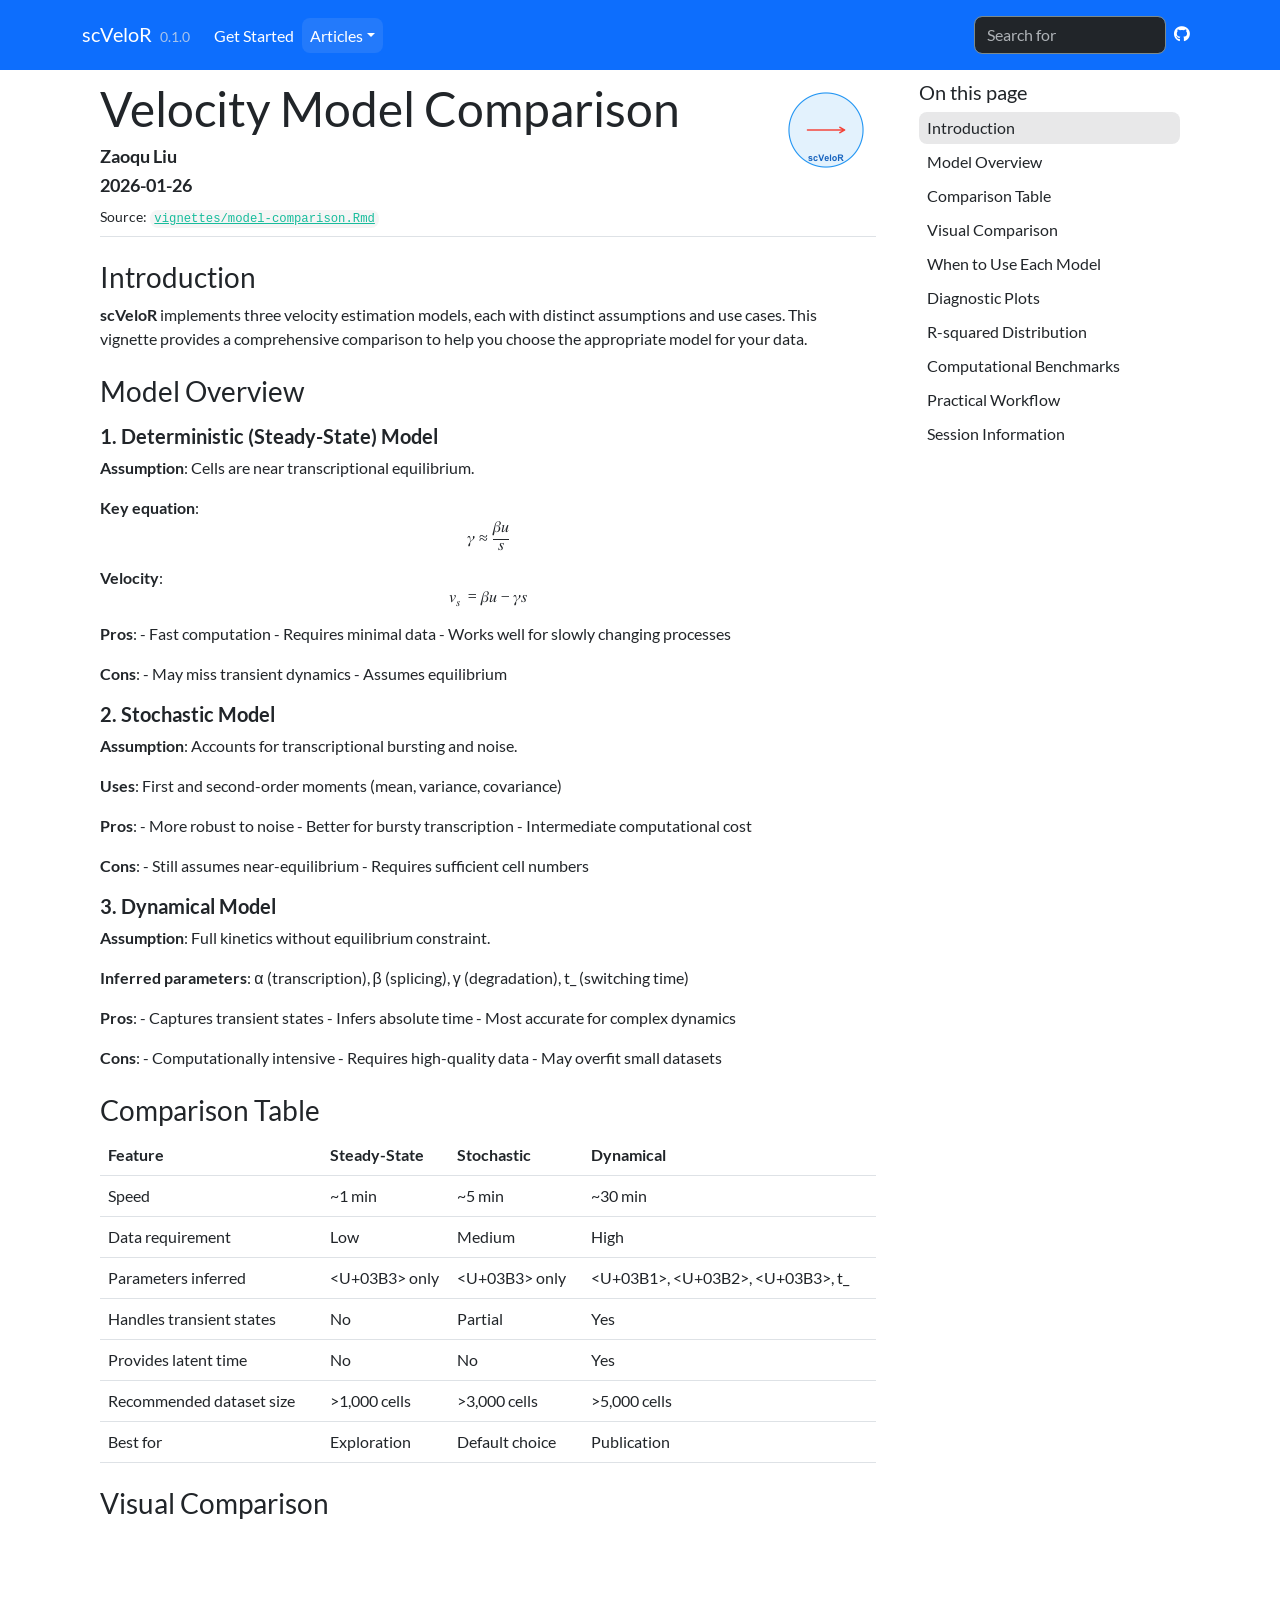
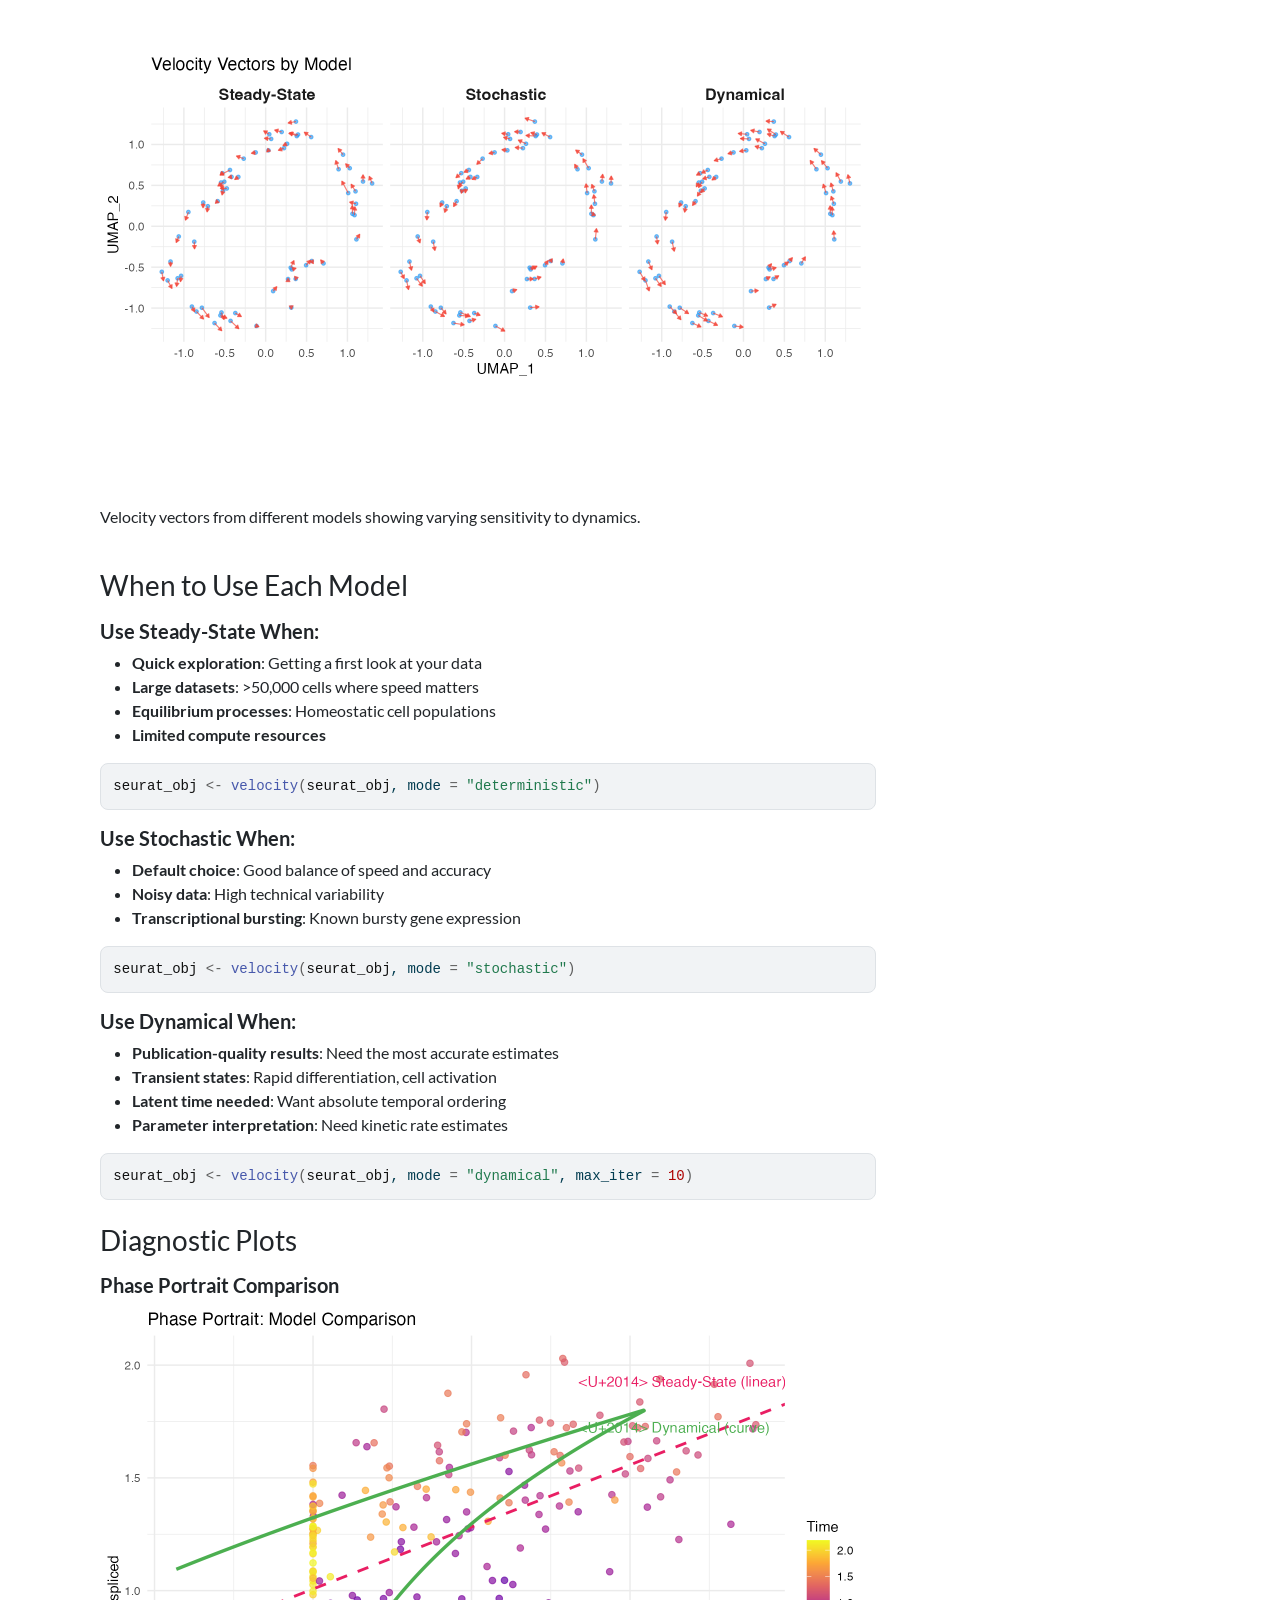
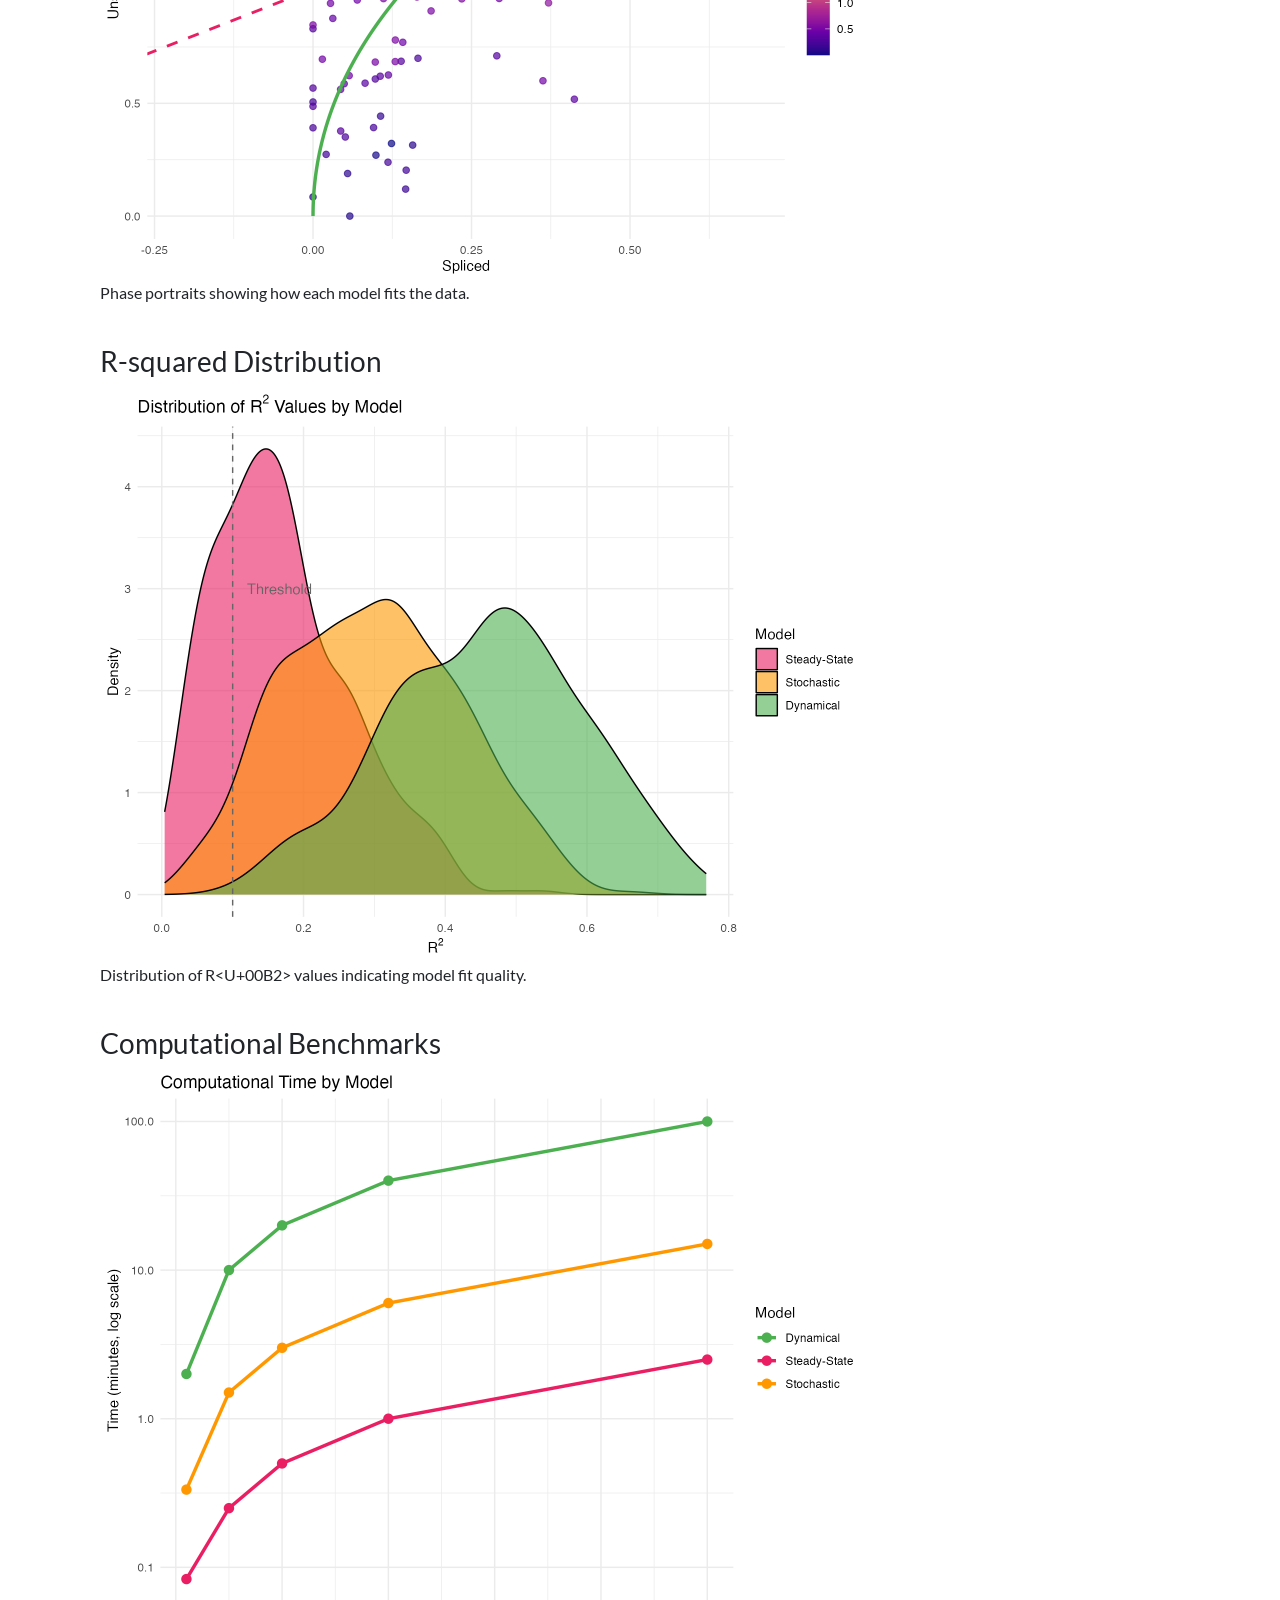
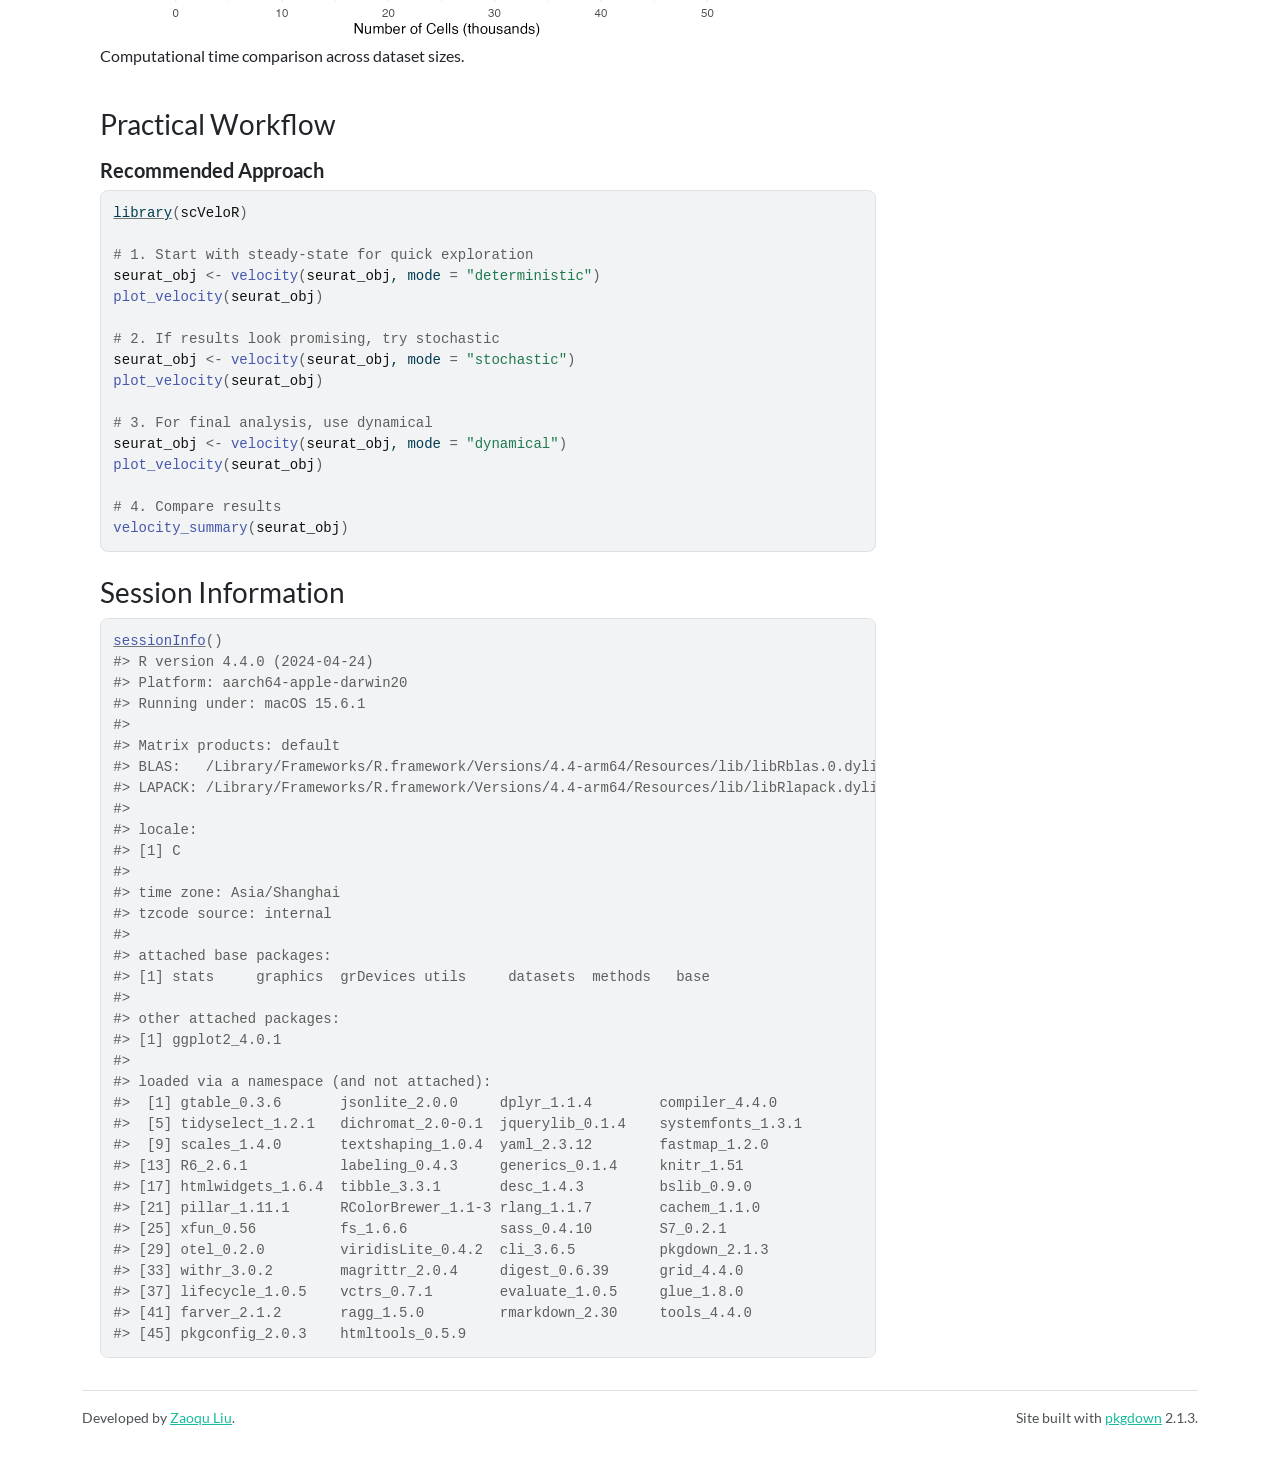
<file: docs/articles/model-comparison.html>
<!DOCTYPE html>
<!-- Generated by pkgdown: do not edit by hand --><html lang="en">
<head>
<meta http-equiv="Content-Type" content="text/html; charset=UTF-8">
<meta charset="utf-8">
<meta http-equiv="X-UA-Compatible" content="IE=edge">
<meta name="viewport" content="width=device-width, initial-scale=1, shrink-to-fit=no">
<title>Velocity Model Comparison • scVeloR</title>
<!-- favicons --><link rel="icon" type="image/png" sizes="96x96" href="../favicon-96x96.png">
<link rel="icon" type="”image/svg+xml”" href="../favicon.svg">
<link rel="apple-touch-icon" sizes="180x180" href="../apple-touch-icon.png">
<link rel="icon" sizes="any" href="../favicon.ico">
<link rel="manifest" href="../site.webmanifest">
<script src="../deps/jquery-3.6.0/jquery-3.6.0.min.js"></script><meta name="viewport" content="width=device-width, initial-scale=1, shrink-to-fit=no">
<link href="../deps/bootstrap-5.3.1/bootstrap.min.css" rel="stylesheet">
<script src="../deps/bootstrap-5.3.1/bootstrap.bundle.min.js"></script><link href="../deps/font-awesome-6.5.2/css/all.min.css" rel="stylesheet">
<link href="../deps/font-awesome-6.5.2/css/v4-shims.min.css" rel="stylesheet">
<script src="../deps/headroom-0.11.0/headroom.min.js"></script><script src="../deps/headroom-0.11.0/jQuery.headroom.min.js"></script><script src="../deps/bootstrap-toc-1.0.1/bootstrap-toc.min.js"></script><script src="../deps/clipboard.js-2.0.11/clipboard.min.js"></script><script src="../deps/search-1.0.0/autocomplete.jquery.min.js"></script><script src="../deps/search-1.0.0/fuse.min.js"></script><script src="../deps/search-1.0.0/mark.min.js"></script><!-- pkgdown --><script src="../pkgdown.js"></script><meta property="og:title" content="Velocity Model Comparison">
</head>
<body>
    <a href="#main" class="visually-hidden-focusable">Skip to contents</a>


    <nav class="navbar navbar-expand-lg fixed-top bg-primary" data-bs-theme="dark" aria-label="Site navigation"><div class="container">

    <a class="navbar-brand me-2" href="../index.html">scVeloR</a>

    <small class="nav-text text-muted me-auto" data-bs-toggle="tooltip" data-bs-placement="bottom" title="">0.1.0</small>


    <button class="navbar-toggler" type="button" data-bs-toggle="collapse" data-bs-target="#navbar" aria-controls="navbar" aria-expanded="false" aria-label="Toggle navigation">
      <span class="navbar-toggler-icon"></span>
    </button>

    <div id="navbar" class="collapse navbar-collapse ms-3">
      <ul class="navbar-nav me-auto">
<li class="nav-item"><a class="nav-link" href="../articles/scVeloR-tutorial.html">Get Started</a></li>
<li class="active nav-item dropdown">
  <button class="nav-link dropdown-toggle" type="button" id="dropdown-articles" data-bs-toggle="dropdown" aria-expanded="false" aria-haspopup="true">Articles</button>
  <ul class="dropdown-menu" aria-labelledby="dropdown-articles">
<li><a class="dropdown-item" href="../articles/scVeloR-tutorial.html">Quick Start Tutorial</a></li>
    <li><hr class="dropdown-divider"></li>
    <li><a class="dropdown-item" href="../articles/algorithm-theory.html">Mathematical Framework</a></li>
    <li><a class="dropdown-item" href="../articles/dynamical-model.html">Dynamical Model Deep Dive</a></li>
    <li><hr class="dropdown-divider"></li>
    <li><a class="dropdown-item" href="../articles/visualization-gallery.html">Visualization Gallery</a></li>
    <li><a class="dropdown-item" href="../articles/model-comparison.html">Model Comparison</a></li>
    <li><a class="dropdown-item" href="../articles/performance-guide.html">Performance Guide</a></li>
  </ul>
</li>
      </ul>
<ul class="navbar-nav">
<li class="nav-item"><form class="form-inline" role="search">
 <input class="form-control" type="search" name="search-input" id="search-input" autocomplete="off" aria-label="Search site" placeholder="Search for" data-search-index="../search.json">
</form></li>
<li class="nav-item"><a class="external-link nav-link" href="https://github.com/Zaoqu-Liu/scVeloR" aria-label="GitHub"><span class="fa fab fa-github"></span></a></li>
      </ul>
</div>


  </div>
</nav><div class="container template-article">




<div class="row">
  <main id="main" class="col-md-9"><div class="page-header">
      <img src="../logo.png" class="logo" alt=""><h1>Velocity Model Comparison</h1>
                        <h4 data-toc-skip class="author">Zaoqu Liu</h4>
            
            <h4 data-toc-skip class="date">2026-01-26</h4>
      
      <small class="dont-index">Source: <a href="https://github.com/Zaoqu-Liu/scVeloR/blob/HEAD/vignettes/model-comparison.Rmd" class="external-link"><code>vignettes/model-comparison.Rmd</code></a></small>
      <div class="d-none name"><code>model-comparison.Rmd</code></div>
    </div>

    
    
<div class="section level2">
<h2 id="introduction">Introduction<a class="anchor" aria-label="anchor" href="#introduction"></a>
</h2>
<p><strong>scVeloR</strong> implements three velocity estimation models,
each with distinct assumptions and use cases. This vignette provides a
comprehensive comparison to help you choose the appropriate model for
your data.</p>
</div>
<div class="section level2">
<h2 id="model-overview">Model Overview<a class="anchor" aria-label="anchor" href="#model-overview"></a>
</h2>
<div class="section level3">
<h3 id="deterministic-steady-state-model">1. Deterministic (Steady-State) Model<a class="anchor" aria-label="anchor" href="#deterministic-steady-state-model"></a>
</h3>
<p><strong>Assumption</strong>: Cells are near transcriptional
equilibrium.</p>
<p><strong>Key equation</strong>:
<math display="block" xmlns="http://www.w3.org/1998/Math/MathML"><semantics><mrow><mi>γ</mi><mo>≈</mo><mfrac><mrow><mi>β</mi><mi>u</mi></mrow><mi>s</mi></mfrac></mrow><annotation encoding="application/x-tex">\gamma \approx \frac{\beta u}{s}</annotation></semantics></math></p>
<p><strong>Velocity</strong>:
<math display="block" xmlns="http://www.w3.org/1998/Math/MathML"><semantics><mrow><msub><mi>v</mi><mi>s</mi></msub><mo>=</mo><mi>β</mi><mi>u</mi><mo>−</mo><mi>γ</mi><mi>s</mi></mrow><annotation encoding="application/x-tex">v_s = \beta u - \gamma s</annotation></semantics></math></p>
<p><strong>Pros</strong>: - Fast computation - Requires minimal data -
Works well for slowly changing processes</p>
<p><strong>Cons</strong>: - May miss transient dynamics - Assumes
equilibrium</p>
</div>
<div class="section level3">
<h3 id="stochastic-model">2. Stochastic Model<a class="anchor" aria-label="anchor" href="#stochastic-model"></a>
</h3>
<p><strong>Assumption</strong>: Accounts for transcriptional bursting
and noise.</p>
<p><strong>Uses</strong>: First and second-order moments (mean,
variance, covariance)</p>
<p><strong>Pros</strong>: - More robust to noise - Better for bursty
transcription - Intermediate computational cost</p>
<p><strong>Cons</strong>: - Still assumes near-equilibrium - Requires
sufficient cell numbers</p>
</div>
<div class="section level3">
<h3 id="dynamical-model">3. Dynamical Model<a class="anchor" aria-label="anchor" href="#dynamical-model"></a>
</h3>
<p><strong>Assumption</strong>: Full kinetics without equilibrium
constraint.</p>
<p><strong>Inferred parameters</strong>: α (transcription), β
(splicing), γ (degradation), t_ (switching time)</p>
<p><strong>Pros</strong>: - Captures transient states - Infers absolute
time - Most accurate for complex dynamics</p>
<p><strong>Cons</strong>: - Computationally intensive - Requires
high-quality data - May overfit small datasets</p>
</div>
</div>
<div class="section level2">
<h2 id="comparison-table">Comparison Table<a class="anchor" aria-label="anchor" href="#comparison-table"></a>
</h2>
<table class="table">
<colgroup>
<col width="28%">
<col width="16%">
<col width="17%">
<col width="37%">
</colgroup>
<thead><tr class="header">
<th align="left">Feature</th>
<th align="left">Steady-State</th>
<th align="left">Stochastic</th>
<th align="left">Dynamical</th>
</tr></thead>
<tbody>
<tr class="odd">
<td align="left">Speed</td>
<td align="left">~1 min</td>
<td align="left">~5 min</td>
<td align="left">~30 min</td>
</tr>
<tr class="even">
<td align="left">Data requirement</td>
<td align="left">Low</td>
<td align="left">Medium</td>
<td align="left">High</td>
</tr>
<tr class="odd">
<td align="left">Parameters inferred</td>
<td align="left">&lt;U+03B3&gt; only</td>
<td align="left">&lt;U+03B3&gt; only</td>
<td align="left">&lt;U+03B1&gt;, &lt;U+03B2&gt;, &lt;U+03B3&gt;, t_</td>
</tr>
<tr class="even">
<td align="left">Handles transient states</td>
<td align="left">No</td>
<td align="left">Partial</td>
<td align="left">Yes</td>
</tr>
<tr class="odd">
<td align="left">Provides latent time</td>
<td align="left">No</td>
<td align="left">No</td>
<td align="left">Yes</td>
</tr>
<tr class="even">
<td align="left">Recommended dataset size</td>
<td align="left">&gt;1,000 cells</td>
<td align="left">&gt;3,000 cells</td>
<td align="left">&gt;5,000 cells</td>
</tr>
<tr class="odd">
<td align="left">Best for</td>
<td align="left">Exploration</td>
<td align="left">Default choice</td>
<td align="left">Publication</td>
</tr>
</tbody>
</table>
</div>
<div class="section level2">
<h2 id="visual-comparison">Visual Comparison<a class="anchor" aria-label="anchor" href="#visual-comparison"></a>
</h2>
<div class="figure">
<img src="model-comparison_files/figure-html/model_comparison_visual-1.png" alt="Velocity vectors from different models showing varying sensitivity to dynamics." width="768"><p class="caption">
Velocity vectors from different models showing varying sensitivity to
dynamics.
</p>
</div>
</div>
<div class="section level2">
<h2 id="when-to-use-each-model">When to Use Each Model<a class="anchor" aria-label="anchor" href="#when-to-use-each-model"></a>
</h2>
<div class="section level3">
<h3 id="use-steady-state-when">Use Steady-State When:<a class="anchor" aria-label="anchor" href="#use-steady-state-when"></a>
</h3>
<ul>
<li>
<strong>Quick exploration</strong>: Getting a first look at your
data</li>
<li>
<strong>Large datasets</strong>: &gt;50,000 cells where speed
matters</li>
<li>
<strong>Equilibrium processes</strong>: Homeostatic cell
populations</li>
<li><strong>Limited compute resources</strong></li>
</ul>
<div class="sourceCode" id="cb1"><pre class="downlit sourceCode r">
<code class="sourceCode R"><span><span class="va">seurat_obj</span> <span class="op">&lt;-</span> <span class="fu">velocity</span><span class="op">(</span><span class="va">seurat_obj</span>, mode <span class="op">=</span> <span class="st">"deterministic"</span><span class="op">)</span></span></code></pre></div>
</div>
<div class="section level3">
<h3 id="use-stochastic-when">Use Stochastic When:<a class="anchor" aria-label="anchor" href="#use-stochastic-when"></a>
</h3>
<ul>
<li>
<strong>Default choice</strong>: Good balance of speed and
accuracy</li>
<li>
<strong>Noisy data</strong>: High technical variability</li>
<li>
<strong>Transcriptional bursting</strong>: Known bursty gene
expression</li>
</ul>
<div class="sourceCode" id="cb2"><pre class="downlit sourceCode r">
<code class="sourceCode R"><span><span class="va">seurat_obj</span> <span class="op">&lt;-</span> <span class="fu">velocity</span><span class="op">(</span><span class="va">seurat_obj</span>, mode <span class="op">=</span> <span class="st">"stochastic"</span><span class="op">)</span></span></code></pre></div>
</div>
<div class="section level3">
<h3 id="use-dynamical-when">Use Dynamical When:<a class="anchor" aria-label="anchor" href="#use-dynamical-when"></a>
</h3>
<ul>
<li>
<strong>Publication-quality results</strong>: Need the most accurate
estimates</li>
<li>
<strong>Transient states</strong>: Rapid differentiation, cell
activation</li>
<li>
<strong>Latent time needed</strong>: Want absolute temporal
ordering</li>
<li>
<strong>Parameter interpretation</strong>: Need kinetic rate
estimates</li>
</ul>
<div class="sourceCode" id="cb3"><pre class="downlit sourceCode r">
<code class="sourceCode R"><span><span class="va">seurat_obj</span> <span class="op">&lt;-</span> <span class="fu">velocity</span><span class="op">(</span><span class="va">seurat_obj</span>, mode <span class="op">=</span> <span class="st">"dynamical"</span>, max_iter <span class="op">=</span> <span class="fl">10</span><span class="op">)</span></span></code></pre></div>
</div>
</div>
<div class="section level2">
<h2 id="diagnostic-plots">Diagnostic Plots<a class="anchor" aria-label="anchor" href="#diagnostic-plots"></a>
</h2>
<div class="section level3">
<h3 id="phase-portrait-comparison">Phase Portrait Comparison<a class="anchor" aria-label="anchor" href="#phase-portrait-comparison"></a>
</h3>
<div class="figure">
<img src="model-comparison_files/figure-html/phase_comparison-1.png" alt="Phase portraits showing how each model fits the data." width="768"><p class="caption">
Phase portraits showing how each model fits the data.
</p>
</div>
</div>
</div>
<div class="section level2">
<h2 id="r-squared-distribution">R-squared Distribution<a class="anchor" aria-label="anchor" href="#r-squared-distribution"></a>
</h2>
<div class="figure">
<img src="model-comparison_files/figure-html/r2_distribution-1.png" alt="Distribution of R&lt;U+00B2&gt; values indicating model fit quality." width="768"><p class="caption">
Distribution of R&lt;U+00B2&gt; values indicating model fit quality.
</p>
</div>
</div>
<div class="section level2">
<h2 id="computational-benchmarks">Computational Benchmarks<a class="anchor" aria-label="anchor" href="#computational-benchmarks"></a>
</h2>
<div class="figure">
<img src="model-comparison_files/figure-html/benchmark-1.png" alt="Computational time comparison across dataset sizes." width="768"><p class="caption">
Computational time comparison across dataset sizes.
</p>
</div>
</div>
<div class="section level2">
<h2 id="practical-workflow">Practical Workflow<a class="anchor" aria-label="anchor" href="#practical-workflow"></a>
</h2>
<div class="section level3">
<h3 id="recommended-approach">Recommended Approach<a class="anchor" aria-label="anchor" href="#recommended-approach"></a>
</h3>
<div class="sourceCode" id="cb4"><pre class="downlit sourceCode r">
<code class="sourceCode R"><span><span class="kw"><a href="https://rdrr.io/r/base/library.html" class="external-link">library</a></span><span class="op">(</span><span class="va">scVeloR</span><span class="op">)</span></span>
<span></span>
<span><span class="co"># 1. Start with steady-state for quick exploration</span></span>
<span><span class="va">seurat_obj</span> <span class="op">&lt;-</span> <span class="fu">velocity</span><span class="op">(</span><span class="va">seurat_obj</span>, mode <span class="op">=</span> <span class="st">"deterministic"</span><span class="op">)</span></span>
<span><span class="fu">plot_velocity</span><span class="op">(</span><span class="va">seurat_obj</span><span class="op">)</span></span>
<span></span>
<span><span class="co"># 2. If results look promising, try stochastic</span></span>
<span><span class="va">seurat_obj</span> <span class="op">&lt;-</span> <span class="fu">velocity</span><span class="op">(</span><span class="va">seurat_obj</span>, mode <span class="op">=</span> <span class="st">"stochastic"</span><span class="op">)</span></span>
<span><span class="fu">plot_velocity</span><span class="op">(</span><span class="va">seurat_obj</span><span class="op">)</span></span>
<span></span>
<span><span class="co"># 3. For final analysis, use dynamical</span></span>
<span><span class="va">seurat_obj</span> <span class="op">&lt;-</span> <span class="fu">velocity</span><span class="op">(</span><span class="va">seurat_obj</span>, mode <span class="op">=</span> <span class="st">"dynamical"</span><span class="op">)</span></span>
<span><span class="fu">plot_velocity</span><span class="op">(</span><span class="va">seurat_obj</span><span class="op">)</span></span>
<span></span>
<span><span class="co"># 4. Compare results</span></span>
<span><span class="fu">velocity_summary</span><span class="op">(</span><span class="va">seurat_obj</span><span class="op">)</span></span></code></pre></div>
</div>
</div>
<div class="section level2">
<h2 id="session-information">Session Information<a class="anchor" aria-label="anchor" href="#session-information"></a>
</h2>
<div class="sourceCode" id="cb5"><pre class="downlit sourceCode r">
<code class="sourceCode R"><span><span class="fu"><a href="https://rdrr.io/r/utils/sessionInfo.html" class="external-link">sessionInfo</a></span><span class="op">(</span><span class="op">)</span></span>
<span><span class="co">#&gt; R version 4.4.0 (2024-04-24)</span></span>
<span><span class="co">#&gt; Platform: aarch64-apple-darwin20</span></span>
<span><span class="co">#&gt; Running under: macOS 15.6.1</span></span>
<span><span class="co">#&gt; </span></span>
<span><span class="co">#&gt; Matrix products: default</span></span>
<span><span class="co">#&gt; BLAS:   /Library/Frameworks/R.framework/Versions/4.4-arm64/Resources/lib/libRblas.0.dylib </span></span>
<span><span class="co">#&gt; LAPACK: /Library/Frameworks/R.framework/Versions/4.4-arm64/Resources/lib/libRlapack.dylib;  LAPACK version 3.12.0</span></span>
<span><span class="co">#&gt; </span></span>
<span><span class="co">#&gt; locale:</span></span>
<span><span class="co">#&gt; [1] C</span></span>
<span><span class="co">#&gt; </span></span>
<span><span class="co">#&gt; time zone: Asia/Shanghai</span></span>
<span><span class="co">#&gt; tzcode source: internal</span></span>
<span><span class="co">#&gt; </span></span>
<span><span class="co">#&gt; attached base packages:</span></span>
<span><span class="co">#&gt; [1] stats     graphics  grDevices utils     datasets  methods   base     </span></span>
<span><span class="co">#&gt; </span></span>
<span><span class="co">#&gt; other attached packages:</span></span>
<span><span class="co">#&gt; [1] ggplot2_4.0.1</span></span>
<span><span class="co">#&gt; </span></span>
<span><span class="co">#&gt; loaded via a namespace (and not attached):</span></span>
<span><span class="co">#&gt;  [1] gtable_0.3.6       jsonlite_2.0.0     dplyr_1.1.4        compiler_4.4.0    </span></span>
<span><span class="co">#&gt;  [5] tidyselect_1.2.1   dichromat_2.0-0.1  jquerylib_0.1.4    systemfonts_1.3.1 </span></span>
<span><span class="co">#&gt;  [9] scales_1.4.0       textshaping_1.0.4  yaml_2.3.12        fastmap_1.2.0     </span></span>
<span><span class="co">#&gt; [13] R6_2.6.1           labeling_0.4.3     generics_0.1.4     knitr_1.51        </span></span>
<span><span class="co">#&gt; [17] htmlwidgets_1.6.4  tibble_3.3.1       desc_1.4.3         bslib_0.9.0       </span></span>
<span><span class="co">#&gt; [21] pillar_1.11.1      RColorBrewer_1.1-3 rlang_1.1.7        cachem_1.1.0      </span></span>
<span><span class="co">#&gt; [25] xfun_0.56          fs_1.6.6           sass_0.4.10        S7_0.2.1          </span></span>
<span><span class="co">#&gt; [29] otel_0.2.0         viridisLite_0.4.2  cli_3.6.5          pkgdown_2.1.3     </span></span>
<span><span class="co">#&gt; [33] withr_3.0.2        magrittr_2.0.4     digest_0.6.39      grid_4.4.0        </span></span>
<span><span class="co">#&gt; [37] lifecycle_1.0.5    vctrs_0.7.1        evaluate_1.0.5     glue_1.8.0        </span></span>
<span><span class="co">#&gt; [41] farver_2.1.2       ragg_1.5.0         rmarkdown_2.30     tools_4.4.0       </span></span>
<span><span class="co">#&gt; [45] pkgconfig_2.0.3    htmltools_0.5.9</span></span></code></pre></div>
</div>
  </main><aside class="col-md-3"><nav id="toc" aria-label="Table of contents"><h2>On this page</h2>
    </nav></aside>
</div>



    <footer><div class="pkgdown-footer-left">
  <p>Developed by <a href="https://github.com/Zaoqu-Liu" class="external-link">Zaoqu Liu</a>.</p>
</div>

<div class="pkgdown-footer-right">
  <p>Site built with <a href="https://pkgdown.r-lib.org/" class="external-link">pkgdown</a> 2.1.3.</p>
</div>

    </footer>
</div>





  </body>
</html>
</file>
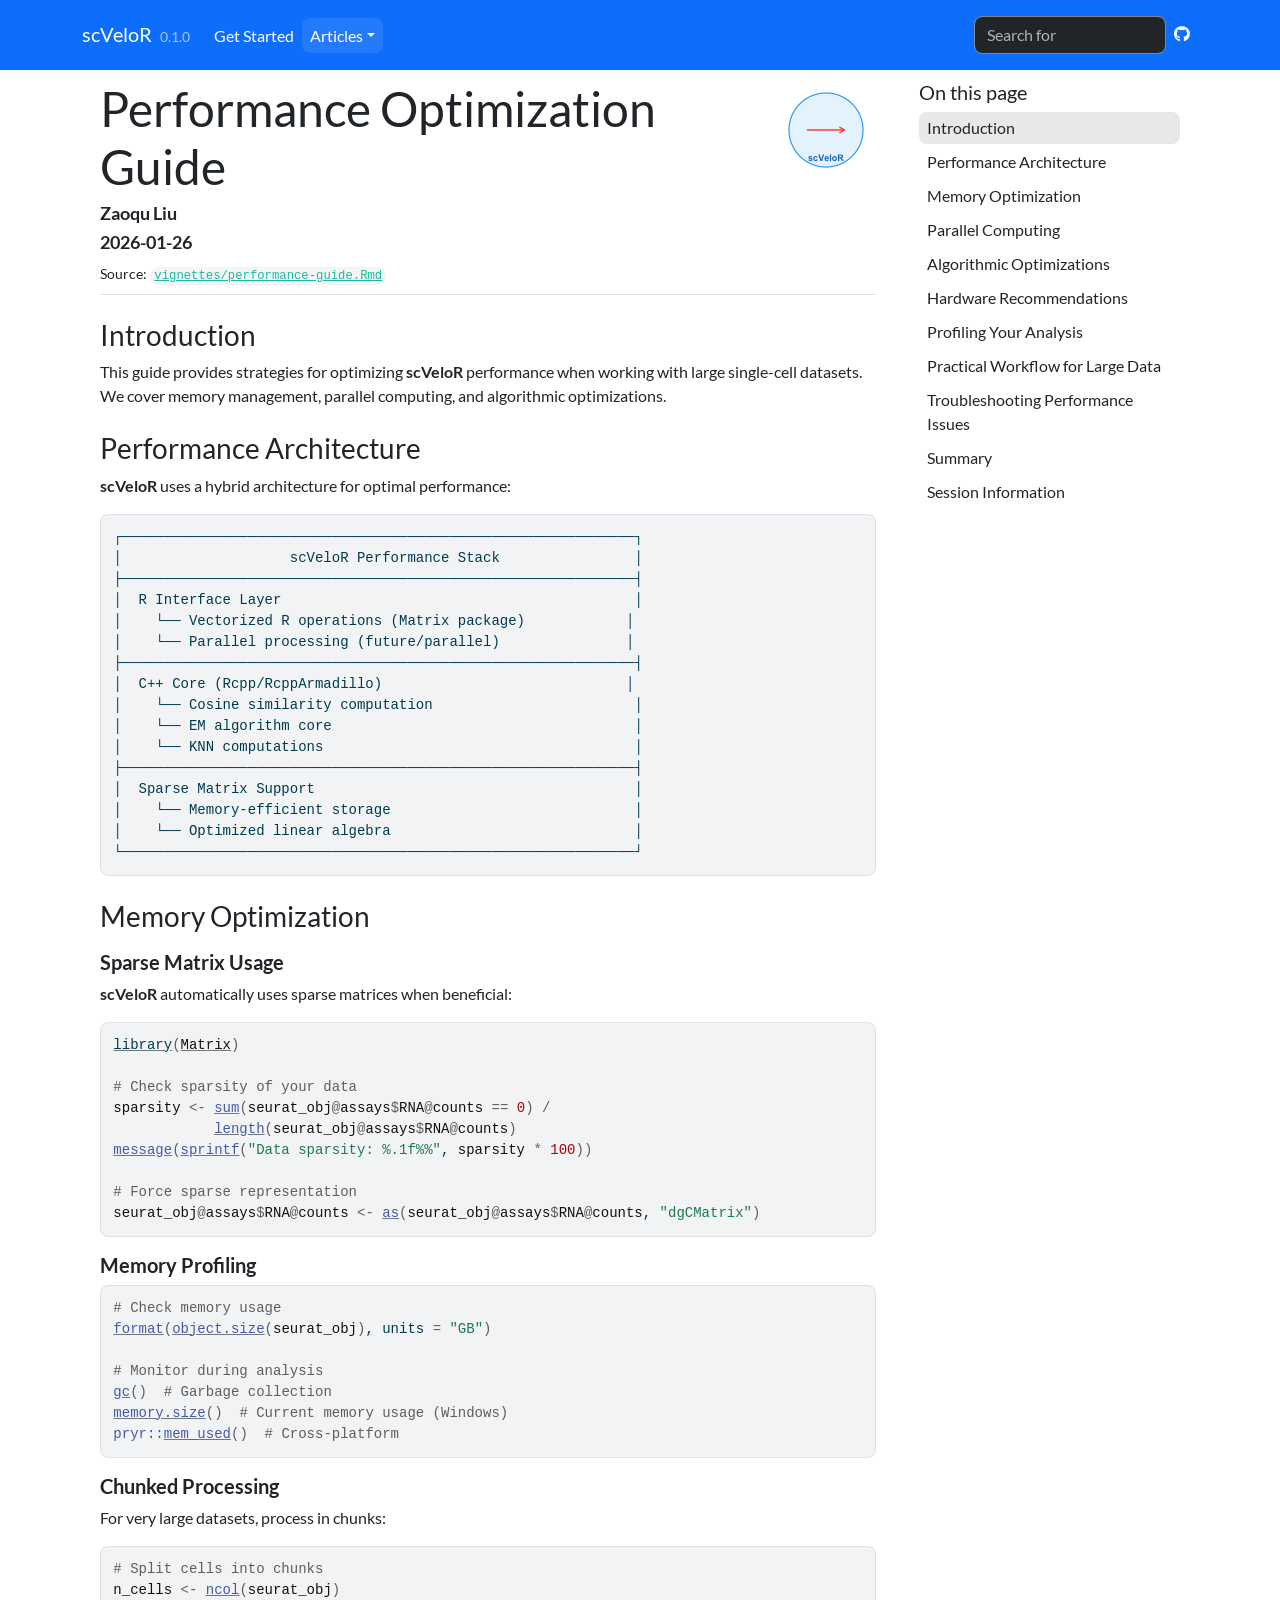
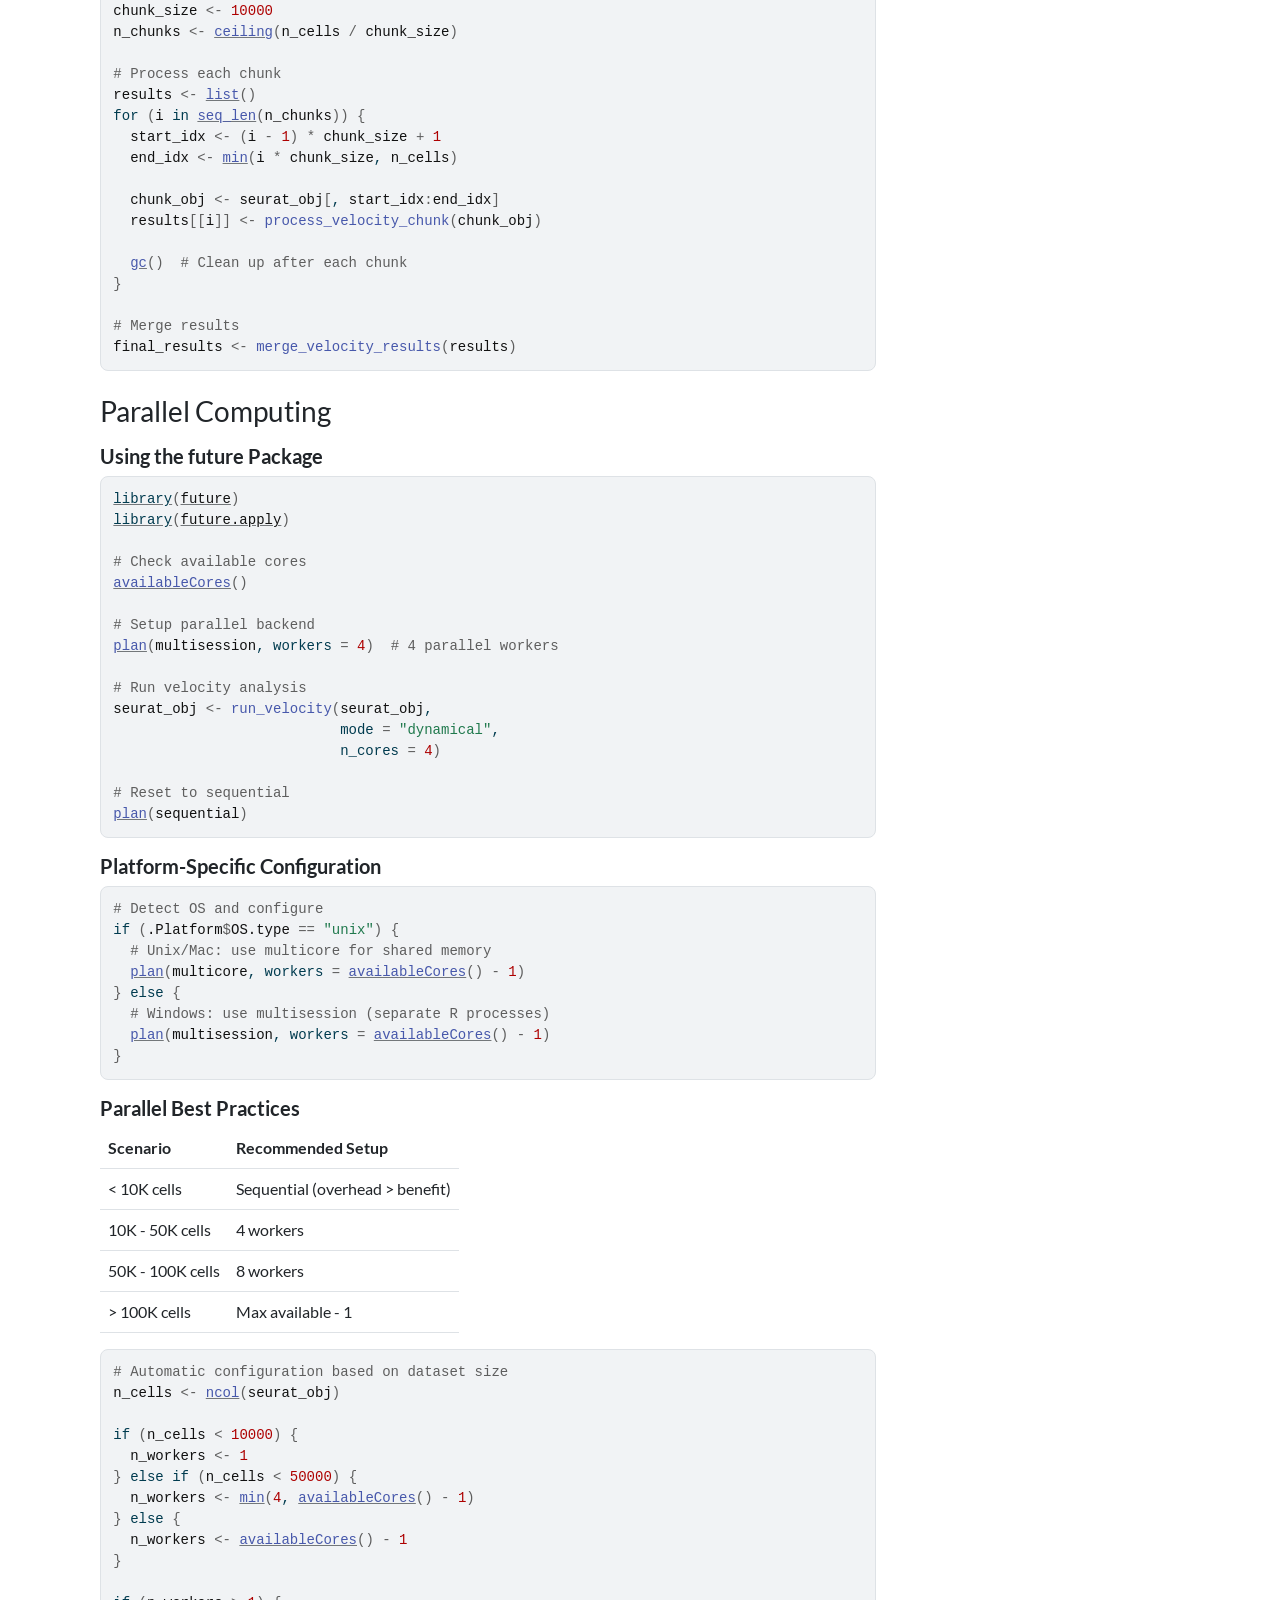
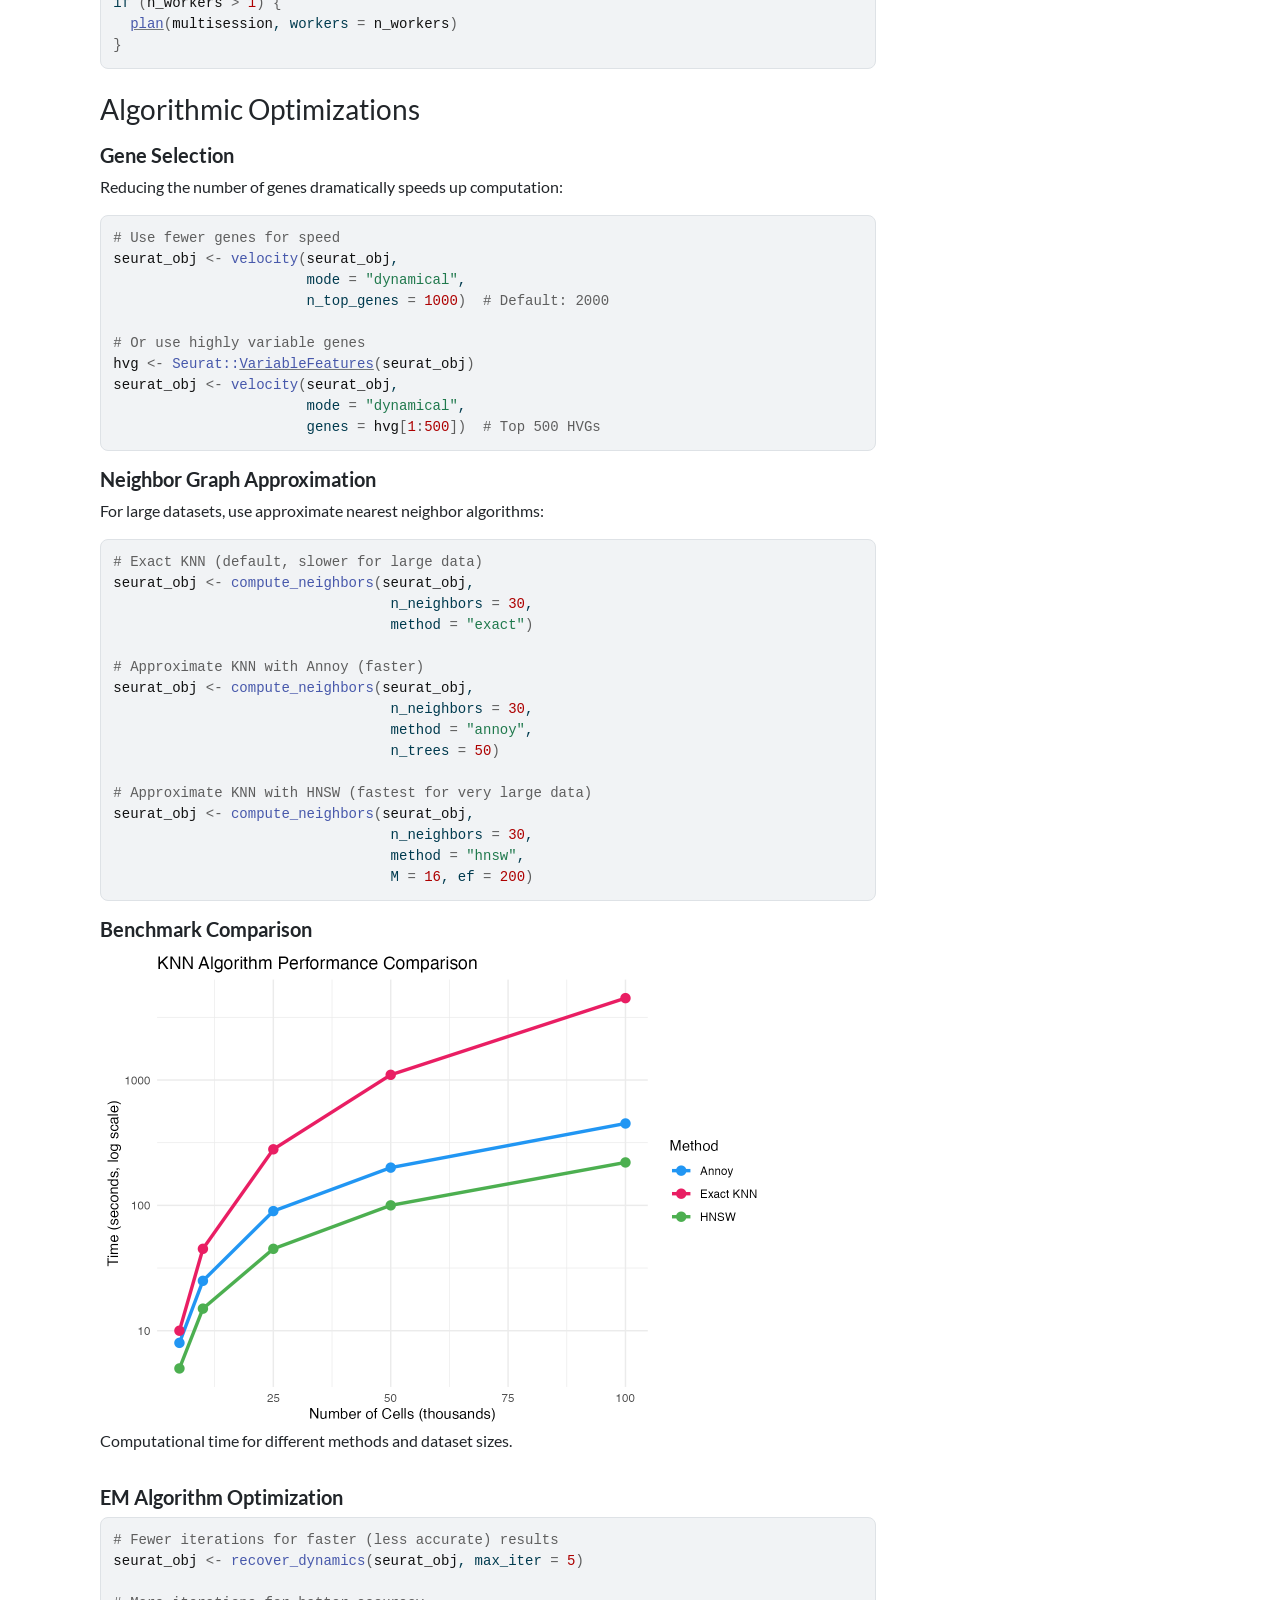
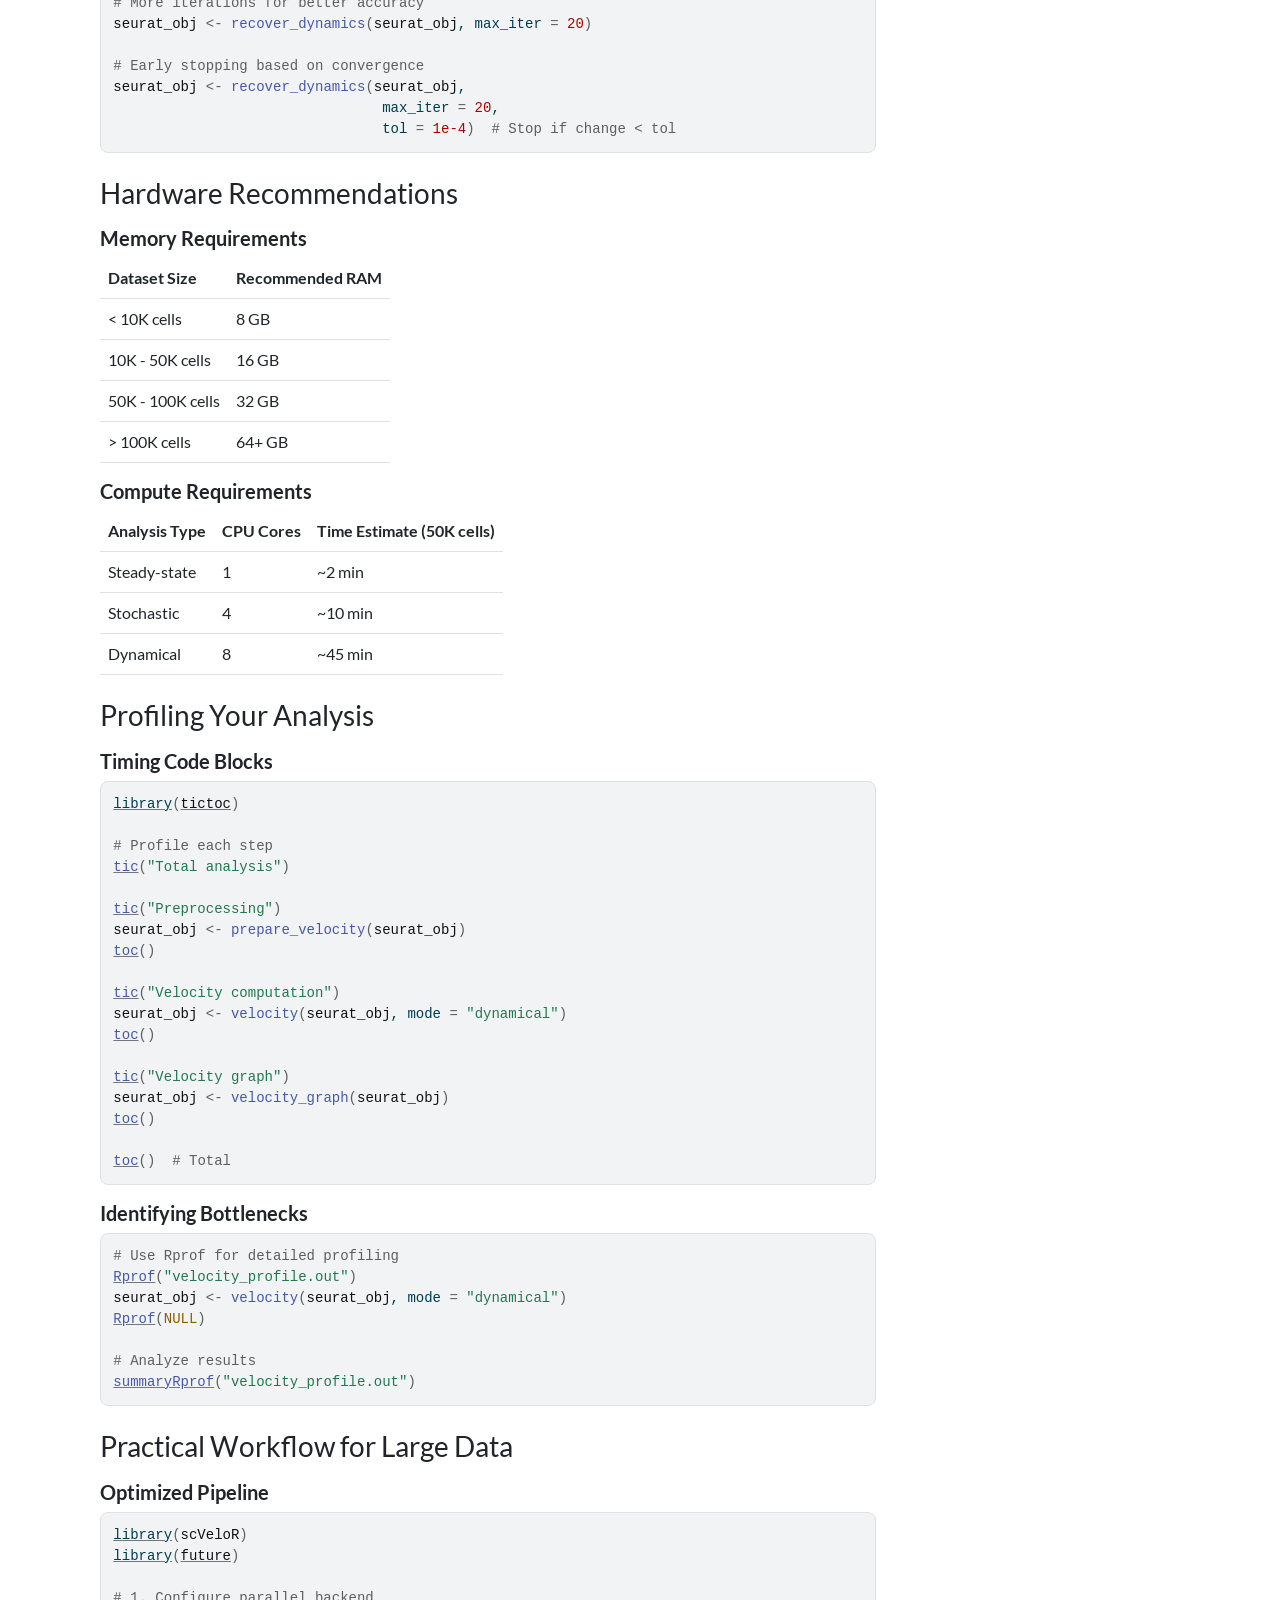
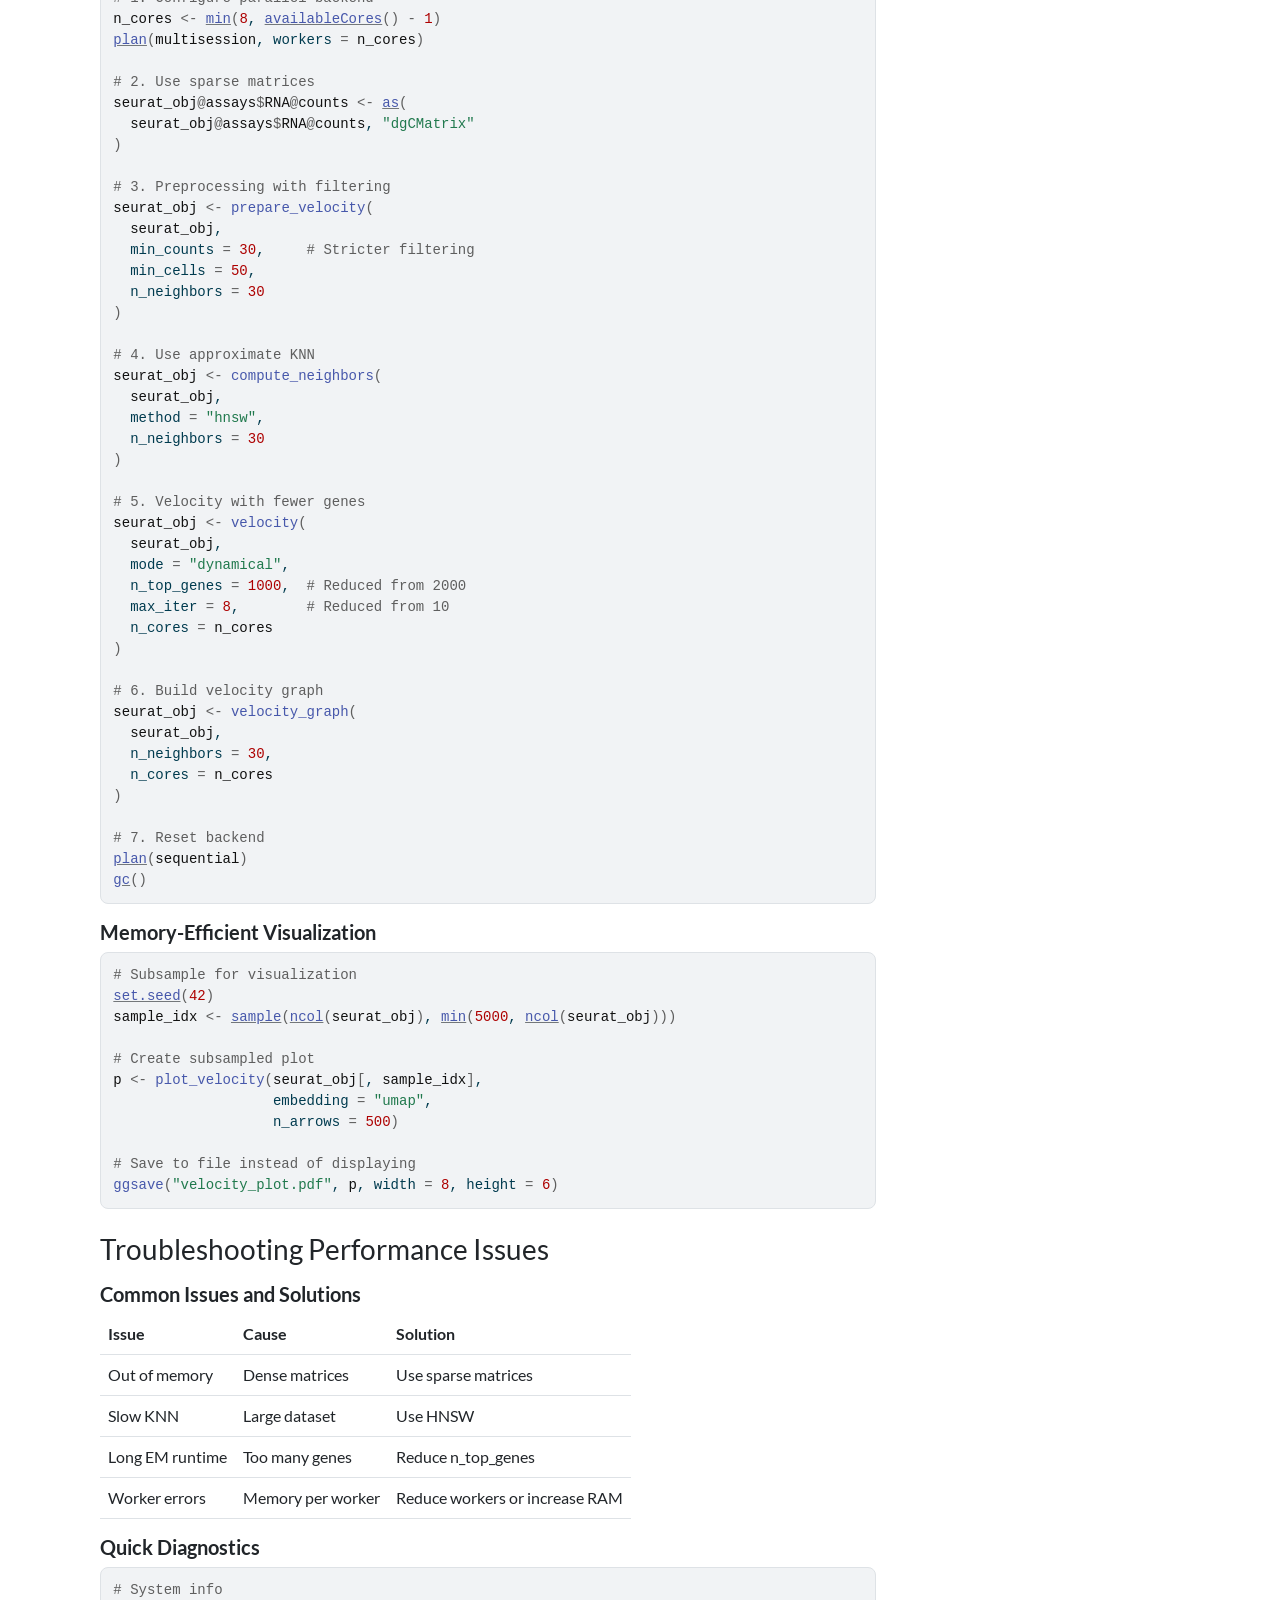
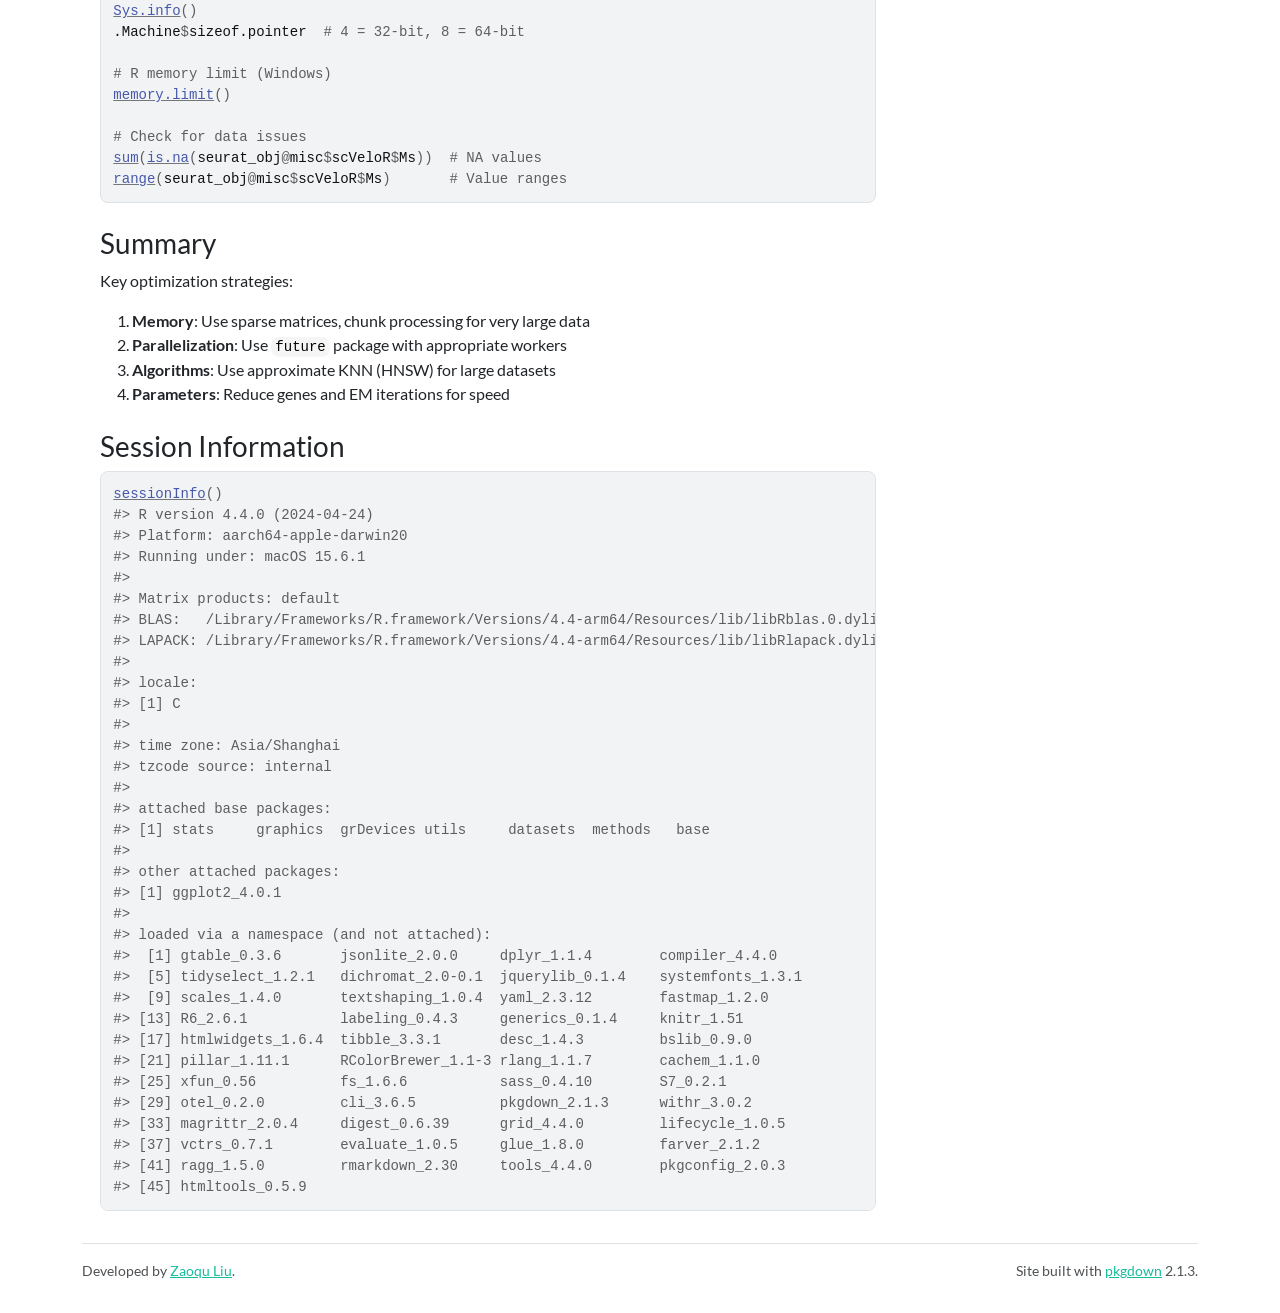
<file: docs/articles/performance-guide.html>
<!DOCTYPE html>
<!-- Generated by pkgdown: do not edit by hand --><html lang="en">
<head>
<meta http-equiv="Content-Type" content="text/html; charset=UTF-8">
<meta charset="utf-8">
<meta http-equiv="X-UA-Compatible" content="IE=edge">
<meta name="viewport" content="width=device-width, initial-scale=1, shrink-to-fit=no">
<title>Performance Optimization Guide • scVeloR</title>
<!-- favicons --><link rel="icon" type="image/png" sizes="96x96" href="../favicon-96x96.png">
<link rel="icon" type="”image/svg+xml”" href="../favicon.svg">
<link rel="apple-touch-icon" sizes="180x180" href="../apple-touch-icon.png">
<link rel="icon" sizes="any" href="../favicon.ico">
<link rel="manifest" href="../site.webmanifest">
<script src="../deps/jquery-3.6.0/jquery-3.6.0.min.js"></script><meta name="viewport" content="width=device-width, initial-scale=1, shrink-to-fit=no">
<link href="../deps/bootstrap-5.3.1/bootstrap.min.css" rel="stylesheet">
<script src="../deps/bootstrap-5.3.1/bootstrap.bundle.min.js"></script><link href="../deps/font-awesome-6.5.2/css/all.min.css" rel="stylesheet">
<link href="../deps/font-awesome-6.5.2/css/v4-shims.min.css" rel="stylesheet">
<script src="../deps/headroom-0.11.0/headroom.min.js"></script><script src="../deps/headroom-0.11.0/jQuery.headroom.min.js"></script><script src="../deps/bootstrap-toc-1.0.1/bootstrap-toc.min.js"></script><script src="../deps/clipboard.js-2.0.11/clipboard.min.js"></script><script src="../deps/search-1.0.0/autocomplete.jquery.min.js"></script><script src="../deps/search-1.0.0/fuse.min.js"></script><script src="../deps/search-1.0.0/mark.min.js"></script><!-- pkgdown --><script src="../pkgdown.js"></script><meta property="og:title" content="Performance Optimization Guide">
</head>
<body>
    <a href="#main" class="visually-hidden-focusable">Skip to contents</a>


    <nav class="navbar navbar-expand-lg fixed-top bg-primary" data-bs-theme="dark" aria-label="Site navigation"><div class="container">

    <a class="navbar-brand me-2" href="../index.html">scVeloR</a>

    <small class="nav-text text-muted me-auto" data-bs-toggle="tooltip" data-bs-placement="bottom" title="">0.1.0</small>


    <button class="navbar-toggler" type="button" data-bs-toggle="collapse" data-bs-target="#navbar" aria-controls="navbar" aria-expanded="false" aria-label="Toggle navigation">
      <span class="navbar-toggler-icon"></span>
    </button>

    <div id="navbar" class="collapse navbar-collapse ms-3">
      <ul class="navbar-nav me-auto">
<li class="nav-item"><a class="nav-link" href="../articles/scVeloR-tutorial.html">Get Started</a></li>
<li class="active nav-item dropdown">
  <button class="nav-link dropdown-toggle" type="button" id="dropdown-articles" data-bs-toggle="dropdown" aria-expanded="false" aria-haspopup="true">Articles</button>
  <ul class="dropdown-menu" aria-labelledby="dropdown-articles">
<li><a class="dropdown-item" href="../articles/scVeloR-tutorial.html">Quick Start Tutorial</a></li>
    <li><hr class="dropdown-divider"></li>
    <li><a class="dropdown-item" href="../articles/algorithm-theory.html">Mathematical Framework</a></li>
    <li><a class="dropdown-item" href="../articles/dynamical-model.html">Dynamical Model Deep Dive</a></li>
    <li><hr class="dropdown-divider"></li>
    <li><a class="dropdown-item" href="../articles/visualization-gallery.html">Visualization Gallery</a></li>
    <li><a class="dropdown-item" href="../articles/model-comparison.html">Model Comparison</a></li>
    <li><a class="dropdown-item" href="../articles/performance-guide.html">Performance Guide</a></li>
  </ul>
</li>
      </ul>
<ul class="navbar-nav">
<li class="nav-item"><form class="form-inline" role="search">
 <input class="form-control" type="search" name="search-input" id="search-input" autocomplete="off" aria-label="Search site" placeholder="Search for" data-search-index="../search.json">
</form></li>
<li class="nav-item"><a class="external-link nav-link" href="https://github.com/Zaoqu-Liu/scVeloR" aria-label="GitHub"><span class="fa fab fa-github"></span></a></li>
      </ul>
</div>


  </div>
</nav><div class="container template-article">




<div class="row">
  <main id="main" class="col-md-9"><div class="page-header">
      <img src="../logo.png" class="logo" alt=""><h1>Performance Optimization Guide</h1>
                        <h4 data-toc-skip class="author">Zaoqu Liu</h4>
            
            <h4 data-toc-skip class="date">2026-01-26</h4>
      
      <small class="dont-index">Source: <a href="https://github.com/Zaoqu-Liu/scVeloR/blob/HEAD/vignettes/performance-guide.Rmd" class="external-link"><code>vignettes/performance-guide.Rmd</code></a></small>
      <div class="d-none name"><code>performance-guide.Rmd</code></div>
    </div>

    
    
<div class="section level2">
<h2 id="introduction">Introduction<a class="anchor" aria-label="anchor" href="#introduction"></a>
</h2>
<p>This guide provides strategies for optimizing
<strong>scVeloR</strong> performance when working with large single-cell
datasets. We cover memory management, parallel computing, and
algorithmic optimizations.</p>
</div>
<div class="section level2">
<h2 id="performance-architecture">Performance Architecture<a class="anchor" aria-label="anchor" href="#performance-architecture"></a>
</h2>
<p><strong>scVeloR</strong> uses a hybrid architecture for optimal
performance:</p>
<pre><code>┌─────────────────────────────────────────────────────────────┐
│                    scVeloR Performance Stack                │
├─────────────────────────────────────────────────────────────┤
│  R Interface Layer                                          │
│    └── Vectorized R operations (Matrix package)            │
│    └── Parallel processing (future/parallel)               │
├─────────────────────────────────────────────────────────────┤
│  C++ Core (Rcpp/RcppArmadillo)                             │
│    └── Cosine similarity computation                        │
│    └── EM algorithm core                                    │
│    └── KNN computations                                     │
├─────────────────────────────────────────────────────────────┤
│  Sparse Matrix Support                                      │
│    └── Memory-efficient storage                             │
│    └── Optimized linear algebra                             │
└─────────────────────────────────────────────────────────────┘</code></pre>
</div>
<div class="section level2">
<h2 id="memory-optimization">Memory Optimization<a class="anchor" aria-label="anchor" href="#memory-optimization"></a>
</h2>
<div class="section level3">
<h3 id="sparse-matrix-usage">Sparse Matrix Usage<a class="anchor" aria-label="anchor" href="#sparse-matrix-usage"></a>
</h3>
<p><strong>scVeloR</strong> automatically uses sparse matrices when
beneficial:</p>
<div class="sourceCode" id="cb2"><pre class="downlit sourceCode r">
<code class="sourceCode R"><span><span class="kw"><a href="https://rdrr.io/r/base/library.html" class="external-link">library</a></span><span class="op">(</span><span class="va"><a href="https://Matrix.R-forge.R-project.org" class="external-link">Matrix</a></span><span class="op">)</span></span>
<span></span>
<span><span class="co"># Check sparsity of your data</span></span>
<span><span class="va">sparsity</span> <span class="op">&lt;-</span> <span class="fu"><a href="https://rdrr.io/r/base/sum.html" class="external-link">sum</a></span><span class="op">(</span><span class="va">seurat_obj</span><span class="op">@</span><span class="va">assays</span><span class="op">$</span><span class="va">RNA</span><span class="op">@</span><span class="va">counts</span> <span class="op">==</span> <span class="fl">0</span><span class="op">)</span> <span class="op">/</span> </span>
<span>            <span class="fu"><a href="https://rdrr.io/r/base/length.html" class="external-link">length</a></span><span class="op">(</span><span class="va">seurat_obj</span><span class="op">@</span><span class="va">assays</span><span class="op">$</span><span class="va">RNA</span><span class="op">@</span><span class="va">counts</span><span class="op">)</span></span>
<span><span class="fu"><a href="https://rdrr.io/r/base/message.html" class="external-link">message</a></span><span class="op">(</span><span class="fu"><a href="https://rdrr.io/r/base/sprintf.html" class="external-link">sprintf</a></span><span class="op">(</span><span class="st">"Data sparsity: %.1f%%"</span>, <span class="va">sparsity</span> <span class="op">*</span> <span class="fl">100</span><span class="op">)</span><span class="op">)</span></span>
<span></span>
<span><span class="co"># Force sparse representation</span></span>
<span><span class="va">seurat_obj</span><span class="op">@</span><span class="va">assays</span><span class="op">$</span><span class="va">RNA</span><span class="op">@</span><span class="va">counts</span> <span class="op">&lt;-</span> <span class="fu"><a href="https://rdrr.io/r/methods/as.html" class="external-link">as</a></span><span class="op">(</span><span class="va">seurat_obj</span><span class="op">@</span><span class="va">assays</span><span class="op">$</span><span class="va">RNA</span><span class="op">@</span><span class="va">counts</span>, <span class="st">"dgCMatrix"</span><span class="op">)</span></span></code></pre></div>
</div>
<div class="section level3">
<h3 id="memory-profiling">Memory Profiling<a class="anchor" aria-label="anchor" href="#memory-profiling"></a>
</h3>
<div class="sourceCode" id="cb3"><pre class="downlit sourceCode r">
<code class="sourceCode R"><span><span class="co"># Check memory usage</span></span>
<span><span class="fu"><a href="https://rdrr.io/r/base/format.html" class="external-link">format</a></span><span class="op">(</span><span class="fu"><a href="https://rdrr.io/r/utils/object.size.html" class="external-link">object.size</a></span><span class="op">(</span><span class="va">seurat_obj</span><span class="op">)</span>, units <span class="op">=</span> <span class="st">"GB"</span><span class="op">)</span></span>
<span></span>
<span><span class="co"># Monitor during analysis</span></span>
<span><span class="fu"><a href="https://rdrr.io/r/base/gc.html" class="external-link">gc</a></span><span class="op">(</span><span class="op">)</span>  <span class="co"># Garbage collection</span></span>
<span><span class="fu"><a href="https://rdrr.io/r/utils/memory.size.html" class="external-link">memory.size</a></span><span class="op">(</span><span class="op">)</span>  <span class="co"># Current memory usage (Windows)</span></span>
<span><span class="fu">pryr</span><span class="fu">::</span><span class="fu"><a href="https://rdrr.io/pkg/pryr/man/mem_used.html" class="external-link">mem_used</a></span><span class="op">(</span><span class="op">)</span>  <span class="co"># Cross-platform</span></span></code></pre></div>
</div>
<div class="section level3">
<h3 id="chunked-processing">Chunked Processing<a class="anchor" aria-label="anchor" href="#chunked-processing"></a>
</h3>
<p>For very large datasets, process in chunks:</p>
<div class="sourceCode" id="cb4"><pre class="downlit sourceCode r">
<code class="sourceCode R"><span><span class="co"># Split cells into chunks</span></span>
<span><span class="va">n_cells</span> <span class="op">&lt;-</span> <span class="fu"><a href="https://rdrr.io/r/base/nrow.html" class="external-link">ncol</a></span><span class="op">(</span><span class="va">seurat_obj</span><span class="op">)</span></span>
<span><span class="va">chunk_size</span> <span class="op">&lt;-</span> <span class="fl">10000</span></span>
<span><span class="va">n_chunks</span> <span class="op">&lt;-</span> <span class="fu"><a href="https://rdrr.io/r/base/Round.html" class="external-link">ceiling</a></span><span class="op">(</span><span class="va">n_cells</span> <span class="op">/</span> <span class="va">chunk_size</span><span class="op">)</span></span>
<span></span>
<span><span class="co"># Process each chunk</span></span>
<span><span class="va">results</span> <span class="op">&lt;-</span> <span class="fu"><a href="https://rdrr.io/r/base/list.html" class="external-link">list</a></span><span class="op">(</span><span class="op">)</span></span>
<span><span class="kw">for</span> <span class="op">(</span><span class="va">i</span> <span class="kw">in</span> <span class="fu"><a href="https://rdrr.io/r/base/seq.html" class="external-link">seq_len</a></span><span class="op">(</span><span class="va">n_chunks</span><span class="op">)</span><span class="op">)</span> <span class="op">{</span></span>
<span>  <span class="va">start_idx</span> <span class="op">&lt;-</span> <span class="op">(</span><span class="va">i</span> <span class="op">-</span> <span class="fl">1</span><span class="op">)</span> <span class="op">*</span> <span class="va">chunk_size</span> <span class="op">+</span> <span class="fl">1</span></span>
<span>  <span class="va">end_idx</span> <span class="op">&lt;-</span> <span class="fu"><a href="https://rdrr.io/r/base/Extremes.html" class="external-link">min</a></span><span class="op">(</span><span class="va">i</span> <span class="op">*</span> <span class="va">chunk_size</span>, <span class="va">n_cells</span><span class="op">)</span></span>
<span>  </span>
<span>  <span class="va">chunk_obj</span> <span class="op">&lt;-</span> <span class="va">seurat_obj</span><span class="op">[</span>, <span class="va">start_idx</span><span class="op">:</span><span class="va">end_idx</span><span class="op">]</span></span>
<span>  <span class="va">results</span><span class="op">[[</span><span class="va">i</span><span class="op">]</span><span class="op">]</span> <span class="op">&lt;-</span> <span class="fu">process_velocity_chunk</span><span class="op">(</span><span class="va">chunk_obj</span><span class="op">)</span></span>
<span>  </span>
<span>  <span class="fu"><a href="https://rdrr.io/r/base/gc.html" class="external-link">gc</a></span><span class="op">(</span><span class="op">)</span>  <span class="co"># Clean up after each chunk</span></span>
<span><span class="op">}</span></span>
<span></span>
<span><span class="co"># Merge results</span></span>
<span><span class="va">final_results</span> <span class="op">&lt;-</span> <span class="fu">merge_velocity_results</span><span class="op">(</span><span class="va">results</span><span class="op">)</span></span></code></pre></div>
</div>
</div>
<div class="section level2">
<h2 id="parallel-computing">Parallel Computing<a class="anchor" aria-label="anchor" href="#parallel-computing"></a>
</h2>
<div class="section level3">
<h3 id="using-the-future-package">Using the future Package<a class="anchor" aria-label="anchor" href="#using-the-future-package"></a>
</h3>
<div class="sourceCode" id="cb5"><pre class="downlit sourceCode r">
<code class="sourceCode R"><span><span class="kw"><a href="https://rdrr.io/r/base/library.html" class="external-link">library</a></span><span class="op">(</span><span class="va"><a href="https://future.futureverse.org" class="external-link">future</a></span><span class="op">)</span></span>
<span><span class="kw"><a href="https://rdrr.io/r/base/library.html" class="external-link">library</a></span><span class="op">(</span><span class="va"><a href="https://future.apply.futureverse.org" class="external-link">future.apply</a></span><span class="op">)</span></span>
<span></span>
<span><span class="co"># Check available cores</span></span>
<span><span class="fu"><a href="https://parallelly.futureverse.org/reference/availableCores.html" class="external-link">availableCores</a></span><span class="op">(</span><span class="op">)</span></span>
<span></span>
<span><span class="co"># Setup parallel backend</span></span>
<span><span class="fu"><a href="https://future.futureverse.org/reference/plan.html" class="external-link">plan</a></span><span class="op">(</span><span class="va">multisession</span>, workers <span class="op">=</span> <span class="fl">4</span><span class="op">)</span>  <span class="co"># 4 parallel workers</span></span>
<span></span>
<span><span class="co"># Run velocity analysis</span></span>
<span><span class="va">seurat_obj</span> <span class="op">&lt;-</span> <span class="fu">run_velocity</span><span class="op">(</span><span class="va">seurat_obj</span>, </span>
<span>                           mode <span class="op">=</span> <span class="st">"dynamical"</span>,</span>
<span>                           n_cores <span class="op">=</span> <span class="fl">4</span><span class="op">)</span></span>
<span></span>
<span><span class="co"># Reset to sequential</span></span>
<span><span class="fu"><a href="https://future.futureverse.org/reference/plan.html" class="external-link">plan</a></span><span class="op">(</span><span class="va">sequential</span><span class="op">)</span></span></code></pre></div>
</div>
<div class="section level3">
<h3 id="platform-specific-configuration">Platform-Specific Configuration<a class="anchor" aria-label="anchor" href="#platform-specific-configuration"></a>
</h3>
<div class="sourceCode" id="cb6"><pre class="downlit sourceCode r">
<code class="sourceCode R"><span><span class="co"># Detect OS and configure</span></span>
<span><span class="kw">if</span> <span class="op">(</span><span class="va">.Platform</span><span class="op">$</span><span class="va">OS.type</span> <span class="op">==</span> <span class="st">"unix"</span><span class="op">)</span> <span class="op">{</span></span>
<span>  <span class="co"># Unix/Mac: use multicore for shared memory</span></span>
<span>  <span class="fu"><a href="https://future.futureverse.org/reference/plan.html" class="external-link">plan</a></span><span class="op">(</span><span class="va">multicore</span>, workers <span class="op">=</span> <span class="fu"><a href="https://parallelly.futureverse.org/reference/availableCores.html" class="external-link">availableCores</a></span><span class="op">(</span><span class="op">)</span> <span class="op">-</span> <span class="fl">1</span><span class="op">)</span></span>
<span><span class="op">}</span> <span class="kw">else</span> <span class="op">{</span></span>
<span>  <span class="co"># Windows: use multisession (separate R processes)</span></span>
<span>  <span class="fu"><a href="https://future.futureverse.org/reference/plan.html" class="external-link">plan</a></span><span class="op">(</span><span class="va">multisession</span>, workers <span class="op">=</span> <span class="fu"><a href="https://parallelly.futureverse.org/reference/availableCores.html" class="external-link">availableCores</a></span><span class="op">(</span><span class="op">)</span> <span class="op">-</span> <span class="fl">1</span><span class="op">)</span></span>
<span><span class="op">}</span></span></code></pre></div>
</div>
<div class="section level3">
<h3 id="parallel-best-practices">Parallel Best Practices<a class="anchor" aria-label="anchor" href="#parallel-best-practices"></a>
</h3>
<table class="table">
<thead><tr class="header">
<th>Scenario</th>
<th>Recommended Setup</th>
</tr></thead>
<tbody>
<tr class="odd">
<td>&lt; 10K cells</td>
<td>Sequential (overhead &gt; benefit)</td>
</tr>
<tr class="even">
<td>10K - 50K cells</td>
<td>4 workers</td>
</tr>
<tr class="odd">
<td>50K - 100K cells</td>
<td>8 workers</td>
</tr>
<tr class="even">
<td>&gt; 100K cells</td>
<td>Max available - 1</td>
</tr>
</tbody>
</table>
<div class="sourceCode" id="cb7"><pre class="downlit sourceCode r">
<code class="sourceCode R"><span><span class="co"># Automatic configuration based on dataset size</span></span>
<span><span class="va">n_cells</span> <span class="op">&lt;-</span> <span class="fu"><a href="https://rdrr.io/r/base/nrow.html" class="external-link">ncol</a></span><span class="op">(</span><span class="va">seurat_obj</span><span class="op">)</span></span>
<span></span>
<span><span class="kw">if</span> <span class="op">(</span><span class="va">n_cells</span> <span class="op">&lt;</span> <span class="fl">10000</span><span class="op">)</span> <span class="op">{</span></span>
<span>  <span class="va">n_workers</span> <span class="op">&lt;-</span> <span class="fl">1</span></span>
<span><span class="op">}</span> <span class="kw">else</span> <span class="kw">if</span> <span class="op">(</span><span class="va">n_cells</span> <span class="op">&lt;</span> <span class="fl">50000</span><span class="op">)</span> <span class="op">{</span></span>
<span>  <span class="va">n_workers</span> <span class="op">&lt;-</span> <span class="fu"><a href="https://rdrr.io/r/base/Extremes.html" class="external-link">min</a></span><span class="op">(</span><span class="fl">4</span>, <span class="fu"><a href="https://parallelly.futureverse.org/reference/availableCores.html" class="external-link">availableCores</a></span><span class="op">(</span><span class="op">)</span> <span class="op">-</span> <span class="fl">1</span><span class="op">)</span></span>
<span><span class="op">}</span> <span class="kw">else</span> <span class="op">{</span></span>
<span>  <span class="va">n_workers</span> <span class="op">&lt;-</span> <span class="fu"><a href="https://parallelly.futureverse.org/reference/availableCores.html" class="external-link">availableCores</a></span><span class="op">(</span><span class="op">)</span> <span class="op">-</span> <span class="fl">1</span></span>
<span><span class="op">}</span></span>
<span></span>
<span><span class="kw">if</span> <span class="op">(</span><span class="va">n_workers</span> <span class="op">&gt;</span> <span class="fl">1</span><span class="op">)</span> <span class="op">{</span></span>
<span>  <span class="fu"><a href="https://future.futureverse.org/reference/plan.html" class="external-link">plan</a></span><span class="op">(</span><span class="va">multisession</span>, workers <span class="op">=</span> <span class="va">n_workers</span><span class="op">)</span></span>
<span><span class="op">}</span></span></code></pre></div>
</div>
</div>
<div class="section level2">
<h2 id="algorithmic-optimizations">Algorithmic Optimizations<a class="anchor" aria-label="anchor" href="#algorithmic-optimizations"></a>
</h2>
<div class="section level3">
<h3 id="gene-selection">Gene Selection<a class="anchor" aria-label="anchor" href="#gene-selection"></a>
</h3>
<p>Reducing the number of genes dramatically speeds up computation:</p>
<div class="sourceCode" id="cb8"><pre class="downlit sourceCode r">
<code class="sourceCode R"><span><span class="co"># Use fewer genes for speed</span></span>
<span><span class="va">seurat_obj</span> <span class="op">&lt;-</span> <span class="fu">velocity</span><span class="op">(</span><span class="va">seurat_obj</span>, </span>
<span>                       mode <span class="op">=</span> <span class="st">"dynamical"</span>,</span>
<span>                       n_top_genes <span class="op">=</span> <span class="fl">1000</span><span class="op">)</span>  <span class="co"># Default: 2000</span></span>
<span></span>
<span><span class="co"># Or use highly variable genes</span></span>
<span><span class="va">hvg</span> <span class="op">&lt;-</span> <span class="fu">Seurat</span><span class="fu">::</span><span class="fu"><a href="https://rdrr.io/pkg/SeuratObject/man/VariableFeatures.html" class="external-link">VariableFeatures</a></span><span class="op">(</span><span class="va">seurat_obj</span><span class="op">)</span></span>
<span><span class="va">seurat_obj</span> <span class="op">&lt;-</span> <span class="fu">velocity</span><span class="op">(</span><span class="va">seurat_obj</span>,</span>
<span>                       mode <span class="op">=</span> <span class="st">"dynamical"</span>, </span>
<span>                       genes <span class="op">=</span> <span class="va">hvg</span><span class="op">[</span><span class="fl">1</span><span class="op">:</span><span class="fl">500</span><span class="op">]</span><span class="op">)</span>  <span class="co"># Top 500 HVGs</span></span></code></pre></div>
</div>
<div class="section level3">
<h3 id="neighbor-graph-approximation">Neighbor Graph Approximation<a class="anchor" aria-label="anchor" href="#neighbor-graph-approximation"></a>
</h3>
<p>For large datasets, use approximate nearest neighbor algorithms:</p>
<div class="sourceCode" id="cb9"><pre class="downlit sourceCode r">
<code class="sourceCode R"><span><span class="co"># Exact KNN (default, slower for large data)</span></span>
<span><span class="va">seurat_obj</span> <span class="op">&lt;-</span> <span class="fu">compute_neighbors</span><span class="op">(</span><span class="va">seurat_obj</span>, </span>
<span>                                 n_neighbors <span class="op">=</span> <span class="fl">30</span>,</span>
<span>                                 method <span class="op">=</span> <span class="st">"exact"</span><span class="op">)</span></span>
<span></span>
<span><span class="co"># Approximate KNN with Annoy (faster)</span></span>
<span><span class="va">seurat_obj</span> <span class="op">&lt;-</span> <span class="fu">compute_neighbors</span><span class="op">(</span><span class="va">seurat_obj</span>,</span>
<span>                                 n_neighbors <span class="op">=</span> <span class="fl">30</span>,</span>
<span>                                 method <span class="op">=</span> <span class="st">"annoy"</span>,</span>
<span>                                 n_trees <span class="op">=</span> <span class="fl">50</span><span class="op">)</span></span>
<span></span>
<span><span class="co"># Approximate KNN with HNSW (fastest for very large data)</span></span>
<span><span class="va">seurat_obj</span> <span class="op">&lt;-</span> <span class="fu">compute_neighbors</span><span class="op">(</span><span class="va">seurat_obj</span>,</span>
<span>                                 n_neighbors <span class="op">=</span> <span class="fl">30</span>,</span>
<span>                                 method <span class="op">=</span> <span class="st">"hnsw"</span>,</span>
<span>                                 M <span class="op">=</span> <span class="fl">16</span>, ef <span class="op">=</span> <span class="fl">200</span><span class="op">)</span></span></code></pre></div>
</div>
<div class="section level3">
<h3 id="benchmark-comparison">Benchmark Comparison<a class="anchor" aria-label="anchor" href="#benchmark-comparison"></a>
</h3>
<div class="figure">
<img src="performance-guide_files/figure-html/benchmark_viz-1.png" alt="Computational time for different methods and dataset sizes." width="672"><p class="caption">
Computational time for different methods and dataset sizes.
</p>
</div>
</div>
<div class="section level3">
<h3 id="em-algorithm-optimization">EM Algorithm Optimization<a class="anchor" aria-label="anchor" href="#em-algorithm-optimization"></a>
</h3>
<div class="sourceCode" id="cb10"><pre class="downlit sourceCode r">
<code class="sourceCode R"><span><span class="co"># Fewer iterations for faster (less accurate) results</span></span>
<span><span class="va">seurat_obj</span> <span class="op">&lt;-</span> <span class="fu">recover_dynamics</span><span class="op">(</span><span class="va">seurat_obj</span>, max_iter <span class="op">=</span> <span class="fl">5</span><span class="op">)</span></span>
<span></span>
<span><span class="co"># More iterations for better accuracy</span></span>
<span><span class="va">seurat_obj</span> <span class="op">&lt;-</span> <span class="fu">recover_dynamics</span><span class="op">(</span><span class="va">seurat_obj</span>, max_iter <span class="op">=</span> <span class="fl">20</span><span class="op">)</span></span>
<span></span>
<span><span class="co"># Early stopping based on convergence</span></span>
<span><span class="va">seurat_obj</span> <span class="op">&lt;-</span> <span class="fu">recover_dynamics</span><span class="op">(</span><span class="va">seurat_obj</span>, </span>
<span>                                max_iter <span class="op">=</span> <span class="fl">20</span>,</span>
<span>                                tol <span class="op">=</span> <span class="fl">1e-4</span><span class="op">)</span>  <span class="co"># Stop if change &lt; tol</span></span></code></pre></div>
</div>
</div>
<div class="section level2">
<h2 id="hardware-recommendations">Hardware Recommendations<a class="anchor" aria-label="anchor" href="#hardware-recommendations"></a>
</h2>
<div class="section level3">
<h3 id="memory-requirements">Memory Requirements<a class="anchor" aria-label="anchor" href="#memory-requirements"></a>
</h3>
<table class="table">
<thead><tr class="header">
<th>Dataset Size</th>
<th>Recommended RAM</th>
</tr></thead>
<tbody>
<tr class="odd">
<td>&lt; 10K cells</td>
<td>8 GB</td>
</tr>
<tr class="even">
<td>10K - 50K cells</td>
<td>16 GB</td>
</tr>
<tr class="odd">
<td>50K - 100K cells</td>
<td>32 GB</td>
</tr>
<tr class="even">
<td>&gt; 100K cells</td>
<td>64+ GB</td>
</tr>
</tbody>
</table>
</div>
<div class="section level3">
<h3 id="compute-requirements">Compute Requirements<a class="anchor" aria-label="anchor" href="#compute-requirements"></a>
</h3>
<table class="table">
<thead><tr class="header">
<th>Analysis Type</th>
<th>CPU Cores</th>
<th>Time Estimate (50K cells)</th>
</tr></thead>
<tbody>
<tr class="odd">
<td>Steady-state</td>
<td>1</td>
<td>~2 min</td>
</tr>
<tr class="even">
<td>Stochastic</td>
<td>4</td>
<td>~10 min</td>
</tr>
<tr class="odd">
<td>Dynamical</td>
<td>8</td>
<td>~45 min</td>
</tr>
</tbody>
</table>
</div>
</div>
<div class="section level2">
<h2 id="profiling-your-analysis">Profiling Your Analysis<a class="anchor" aria-label="anchor" href="#profiling-your-analysis"></a>
</h2>
<div class="section level3">
<h3 id="timing-code-blocks">Timing Code Blocks<a class="anchor" aria-label="anchor" href="#timing-code-blocks"></a>
</h3>
<div class="sourceCode" id="cb11"><pre class="downlit sourceCode r">
<code class="sourceCode R"><span><span class="kw"><a href="https://rdrr.io/r/base/library.html" class="external-link">library</a></span><span class="op">(</span><span class="va"><a href="https://github.com/jabiru/tictoc" class="external-link">tictoc</a></span><span class="op">)</span></span>
<span></span>
<span><span class="co"># Profile each step</span></span>
<span><span class="fu"><a href="https://rdrr.io/pkg/tictoc/man/tic.html" class="external-link">tic</a></span><span class="op">(</span><span class="st">"Total analysis"</span><span class="op">)</span></span>
<span></span>
<span><span class="fu"><a href="https://rdrr.io/pkg/tictoc/man/tic.html" class="external-link">tic</a></span><span class="op">(</span><span class="st">"Preprocessing"</span><span class="op">)</span></span>
<span><span class="va">seurat_obj</span> <span class="op">&lt;-</span> <span class="fu">prepare_velocity</span><span class="op">(</span><span class="va">seurat_obj</span><span class="op">)</span></span>
<span><span class="fu"><a href="https://rdrr.io/pkg/tictoc/man/tic.html" class="external-link">toc</a></span><span class="op">(</span><span class="op">)</span></span>
<span></span>
<span><span class="fu"><a href="https://rdrr.io/pkg/tictoc/man/tic.html" class="external-link">tic</a></span><span class="op">(</span><span class="st">"Velocity computation"</span><span class="op">)</span></span>
<span><span class="va">seurat_obj</span> <span class="op">&lt;-</span> <span class="fu">velocity</span><span class="op">(</span><span class="va">seurat_obj</span>, mode <span class="op">=</span> <span class="st">"dynamical"</span><span class="op">)</span></span>
<span><span class="fu"><a href="https://rdrr.io/pkg/tictoc/man/tic.html" class="external-link">toc</a></span><span class="op">(</span><span class="op">)</span></span>
<span></span>
<span><span class="fu"><a href="https://rdrr.io/pkg/tictoc/man/tic.html" class="external-link">tic</a></span><span class="op">(</span><span class="st">"Velocity graph"</span><span class="op">)</span></span>
<span><span class="va">seurat_obj</span> <span class="op">&lt;-</span> <span class="fu">velocity_graph</span><span class="op">(</span><span class="va">seurat_obj</span><span class="op">)</span></span>
<span><span class="fu"><a href="https://rdrr.io/pkg/tictoc/man/tic.html" class="external-link">toc</a></span><span class="op">(</span><span class="op">)</span></span>
<span></span>
<span><span class="fu"><a href="https://rdrr.io/pkg/tictoc/man/tic.html" class="external-link">toc</a></span><span class="op">(</span><span class="op">)</span>  <span class="co"># Total</span></span></code></pre></div>
</div>
<div class="section level3">
<h3 id="identifying-bottlenecks">Identifying Bottlenecks<a class="anchor" aria-label="anchor" href="#identifying-bottlenecks"></a>
</h3>
<div class="sourceCode" id="cb12"><pre class="downlit sourceCode r">
<code class="sourceCode R"><span><span class="co"># Use Rprof for detailed profiling</span></span>
<span><span class="fu"><a href="https://rdrr.io/r/utils/Rprof.html" class="external-link">Rprof</a></span><span class="op">(</span><span class="st">"velocity_profile.out"</span><span class="op">)</span></span>
<span><span class="va">seurat_obj</span> <span class="op">&lt;-</span> <span class="fu">velocity</span><span class="op">(</span><span class="va">seurat_obj</span>, mode <span class="op">=</span> <span class="st">"dynamical"</span><span class="op">)</span></span>
<span><span class="fu"><a href="https://rdrr.io/r/utils/Rprof.html" class="external-link">Rprof</a></span><span class="op">(</span><span class="cn">NULL</span><span class="op">)</span></span>
<span></span>
<span><span class="co"># Analyze results</span></span>
<span><span class="fu"><a href="https://rdrr.io/r/utils/summaryRprof.html" class="external-link">summaryRprof</a></span><span class="op">(</span><span class="st">"velocity_profile.out"</span><span class="op">)</span></span></code></pre></div>
</div>
</div>
<div class="section level2">
<h2 id="practical-workflow-for-large-data">Practical Workflow for Large Data<a class="anchor" aria-label="anchor" href="#practical-workflow-for-large-data"></a>
</h2>
<div class="section level3">
<h3 id="optimized-pipeline">Optimized Pipeline<a class="anchor" aria-label="anchor" href="#optimized-pipeline"></a>
</h3>
<div class="sourceCode" id="cb13"><pre class="downlit sourceCode r">
<code class="sourceCode R"><span><span class="kw"><a href="https://rdrr.io/r/base/library.html" class="external-link">library</a></span><span class="op">(</span><span class="va">scVeloR</span><span class="op">)</span></span>
<span><span class="kw"><a href="https://rdrr.io/r/base/library.html" class="external-link">library</a></span><span class="op">(</span><span class="va"><a href="https://future.futureverse.org" class="external-link">future</a></span><span class="op">)</span></span>
<span></span>
<span><span class="co"># 1. Configure parallel backend</span></span>
<span><span class="va">n_cores</span> <span class="op">&lt;-</span> <span class="fu"><a href="https://rdrr.io/r/base/Extremes.html" class="external-link">min</a></span><span class="op">(</span><span class="fl">8</span>, <span class="fu"><a href="https://parallelly.futureverse.org/reference/availableCores.html" class="external-link">availableCores</a></span><span class="op">(</span><span class="op">)</span> <span class="op">-</span> <span class="fl">1</span><span class="op">)</span></span>
<span><span class="fu"><a href="https://future.futureverse.org/reference/plan.html" class="external-link">plan</a></span><span class="op">(</span><span class="va">multisession</span>, workers <span class="op">=</span> <span class="va">n_cores</span><span class="op">)</span></span>
<span></span>
<span><span class="co"># 2. Use sparse matrices</span></span>
<span><span class="va">seurat_obj</span><span class="op">@</span><span class="va">assays</span><span class="op">$</span><span class="va">RNA</span><span class="op">@</span><span class="va">counts</span> <span class="op">&lt;-</span> <span class="fu"><a href="https://rdrr.io/r/methods/as.html" class="external-link">as</a></span><span class="op">(</span></span>
<span>  <span class="va">seurat_obj</span><span class="op">@</span><span class="va">assays</span><span class="op">$</span><span class="va">RNA</span><span class="op">@</span><span class="va">counts</span>, <span class="st">"dgCMatrix"</span></span>
<span><span class="op">)</span></span>
<span></span>
<span><span class="co"># 3. Preprocessing with filtering</span></span>
<span><span class="va">seurat_obj</span> <span class="op">&lt;-</span> <span class="fu">prepare_velocity</span><span class="op">(</span></span>
<span>  <span class="va">seurat_obj</span>,</span>
<span>  min_counts <span class="op">=</span> <span class="fl">30</span>,     <span class="co"># Stricter filtering</span></span>
<span>  min_cells <span class="op">=</span> <span class="fl">50</span>,</span>
<span>  n_neighbors <span class="op">=</span> <span class="fl">30</span></span>
<span><span class="op">)</span></span>
<span></span>
<span><span class="co"># 4. Use approximate KNN</span></span>
<span><span class="va">seurat_obj</span> <span class="op">&lt;-</span> <span class="fu">compute_neighbors</span><span class="op">(</span></span>
<span>  <span class="va">seurat_obj</span>,</span>
<span>  method <span class="op">=</span> <span class="st">"hnsw"</span>,</span>
<span>  n_neighbors <span class="op">=</span> <span class="fl">30</span></span>
<span><span class="op">)</span></span>
<span></span>
<span><span class="co"># 5. Velocity with fewer genes</span></span>
<span><span class="va">seurat_obj</span> <span class="op">&lt;-</span> <span class="fu">velocity</span><span class="op">(</span></span>
<span>  <span class="va">seurat_obj</span>,</span>
<span>  mode <span class="op">=</span> <span class="st">"dynamical"</span>,</span>
<span>  n_top_genes <span class="op">=</span> <span class="fl">1000</span>,  <span class="co"># Reduced from 2000</span></span>
<span>  max_iter <span class="op">=</span> <span class="fl">8</span>,        <span class="co"># Reduced from 10</span></span>
<span>  n_cores <span class="op">=</span> <span class="va">n_cores</span></span>
<span><span class="op">)</span></span>
<span></span>
<span><span class="co"># 6. Build velocity graph</span></span>
<span><span class="va">seurat_obj</span> <span class="op">&lt;-</span> <span class="fu">velocity_graph</span><span class="op">(</span></span>
<span>  <span class="va">seurat_obj</span>,</span>
<span>  n_neighbors <span class="op">=</span> <span class="fl">30</span>,</span>
<span>  n_cores <span class="op">=</span> <span class="va">n_cores</span></span>
<span><span class="op">)</span></span>
<span></span>
<span><span class="co"># 7. Reset backend</span></span>
<span><span class="fu"><a href="https://future.futureverse.org/reference/plan.html" class="external-link">plan</a></span><span class="op">(</span><span class="va">sequential</span><span class="op">)</span></span>
<span><span class="fu"><a href="https://rdrr.io/r/base/gc.html" class="external-link">gc</a></span><span class="op">(</span><span class="op">)</span></span></code></pre></div>
</div>
<div class="section level3">
<h3 id="memory-efficient-visualization">Memory-Efficient Visualization<a class="anchor" aria-label="anchor" href="#memory-efficient-visualization"></a>
</h3>
<div class="sourceCode" id="cb14"><pre class="downlit sourceCode r">
<code class="sourceCode R"><span><span class="co"># Subsample for visualization</span></span>
<span><span class="fu"><a href="https://rdrr.io/r/base/Random.html" class="external-link">set.seed</a></span><span class="op">(</span><span class="fl">42</span><span class="op">)</span></span>
<span><span class="va">sample_idx</span> <span class="op">&lt;-</span> <span class="fu"><a href="https://rdrr.io/r/base/sample.html" class="external-link">sample</a></span><span class="op">(</span><span class="fu"><a href="https://rdrr.io/r/base/nrow.html" class="external-link">ncol</a></span><span class="op">(</span><span class="va">seurat_obj</span><span class="op">)</span>, <span class="fu"><a href="https://rdrr.io/r/base/Extremes.html" class="external-link">min</a></span><span class="op">(</span><span class="fl">5000</span>, <span class="fu"><a href="https://rdrr.io/r/base/nrow.html" class="external-link">ncol</a></span><span class="op">(</span><span class="va">seurat_obj</span><span class="op">)</span><span class="op">)</span><span class="op">)</span></span>
<span></span>
<span><span class="co"># Create subsampled plot</span></span>
<span><span class="va">p</span> <span class="op">&lt;-</span> <span class="fu">plot_velocity</span><span class="op">(</span><span class="va">seurat_obj</span><span class="op">[</span>, <span class="va">sample_idx</span><span class="op">]</span>, </span>
<span>                   embedding <span class="op">=</span> <span class="st">"umap"</span>,</span>
<span>                   n_arrows <span class="op">=</span> <span class="fl">500</span><span class="op">)</span></span>
<span></span>
<span><span class="co"># Save to file instead of displaying</span></span>
<span><span class="fu">ggsave</span><span class="op">(</span><span class="st">"velocity_plot.pdf"</span>, <span class="va">p</span>, width <span class="op">=</span> <span class="fl">8</span>, height <span class="op">=</span> <span class="fl">6</span><span class="op">)</span></span></code></pre></div>
</div>
</div>
<div class="section level2">
<h2 id="troubleshooting-performance-issues">Troubleshooting Performance Issues<a class="anchor" aria-label="anchor" href="#troubleshooting-performance-issues"></a>
</h2>
<div class="section level3">
<h3 id="common-issues-and-solutions">Common Issues and Solutions<a class="anchor" aria-label="anchor" href="#common-issues-and-solutions"></a>
</h3>
<table class="table">
<thead><tr class="header">
<th>Issue</th>
<th>Cause</th>
<th>Solution</th>
</tr></thead>
<tbody>
<tr class="odd">
<td>Out of memory</td>
<td>Dense matrices</td>
<td>Use sparse matrices</td>
</tr>
<tr class="even">
<td>Slow KNN</td>
<td>Large dataset</td>
<td>Use HNSW</td>
</tr>
<tr class="odd">
<td>Long EM runtime</td>
<td>Too many genes</td>
<td>Reduce n_top_genes</td>
</tr>
<tr class="even">
<td>Worker errors</td>
<td>Memory per worker</td>
<td>Reduce workers or increase RAM</td>
</tr>
</tbody>
</table>
</div>
<div class="section level3">
<h3 id="quick-diagnostics">Quick Diagnostics<a class="anchor" aria-label="anchor" href="#quick-diagnostics"></a>
</h3>
<div class="sourceCode" id="cb15"><pre class="downlit sourceCode r">
<code class="sourceCode R"><span><span class="co"># System info</span></span>
<span><span class="fu"><a href="https://rdrr.io/r/base/Sys.info.html" class="external-link">Sys.info</a></span><span class="op">(</span><span class="op">)</span></span>
<span><span class="va">.Machine</span><span class="op">$</span><span class="va">sizeof.pointer</span>  <span class="co"># 4 = 32-bit, 8 = 64-bit</span></span>
<span></span>
<span><span class="co"># R memory limit (Windows)</span></span>
<span><span class="fu"><a href="https://rdrr.io/r/utils/memory.size.html" class="external-link">memory.limit</a></span><span class="op">(</span><span class="op">)</span></span>
<span></span>
<span><span class="co"># Check for data issues</span></span>
<span><span class="fu"><a href="https://rdrr.io/r/base/sum.html" class="external-link">sum</a></span><span class="op">(</span><span class="fu"><a href="https://rdrr.io/r/base/NA.html" class="external-link">is.na</a></span><span class="op">(</span><span class="va">seurat_obj</span><span class="op">@</span><span class="va">misc</span><span class="op">$</span><span class="va">scVeloR</span><span class="op">$</span><span class="va">Ms</span><span class="op">)</span><span class="op">)</span>  <span class="co"># NA values</span></span>
<span><span class="fu"><a href="https://rdrr.io/r/base/range.html" class="external-link">range</a></span><span class="op">(</span><span class="va">seurat_obj</span><span class="op">@</span><span class="va">misc</span><span class="op">$</span><span class="va">scVeloR</span><span class="op">$</span><span class="va">Ms</span><span class="op">)</span>       <span class="co"># Value ranges</span></span></code></pre></div>
</div>
</div>
<div class="section level2">
<h2 id="summary">Summary<a class="anchor" aria-label="anchor" href="#summary"></a>
</h2>
<p>Key optimization strategies:</p>
<ol style="list-style-type: decimal">
<li>
<strong>Memory</strong>: Use sparse matrices, chunk processing for
very large data</li>
<li>
<strong>Parallelization</strong>: Use <code>future</code> package
with appropriate workers</li>
<li>
<strong>Algorithms</strong>: Use approximate KNN (HNSW) for large
datasets</li>
<li>
<strong>Parameters</strong>: Reduce genes and EM iterations for
speed</li>
</ol>
</div>
<div class="section level2">
<h2 id="session-information">Session Information<a class="anchor" aria-label="anchor" href="#session-information"></a>
</h2>
<div class="sourceCode" id="cb16"><pre class="downlit sourceCode r">
<code class="sourceCode R"><span><span class="fu"><a href="https://rdrr.io/r/utils/sessionInfo.html" class="external-link">sessionInfo</a></span><span class="op">(</span><span class="op">)</span></span>
<span><span class="co">#&gt; R version 4.4.0 (2024-04-24)</span></span>
<span><span class="co">#&gt; Platform: aarch64-apple-darwin20</span></span>
<span><span class="co">#&gt; Running under: macOS 15.6.1</span></span>
<span><span class="co">#&gt; </span></span>
<span><span class="co">#&gt; Matrix products: default</span></span>
<span><span class="co">#&gt; BLAS:   /Library/Frameworks/R.framework/Versions/4.4-arm64/Resources/lib/libRblas.0.dylib </span></span>
<span><span class="co">#&gt; LAPACK: /Library/Frameworks/R.framework/Versions/4.4-arm64/Resources/lib/libRlapack.dylib;  LAPACK version 3.12.0</span></span>
<span><span class="co">#&gt; </span></span>
<span><span class="co">#&gt; locale:</span></span>
<span><span class="co">#&gt; [1] C</span></span>
<span><span class="co">#&gt; </span></span>
<span><span class="co">#&gt; time zone: Asia/Shanghai</span></span>
<span><span class="co">#&gt; tzcode source: internal</span></span>
<span><span class="co">#&gt; </span></span>
<span><span class="co">#&gt; attached base packages:</span></span>
<span><span class="co">#&gt; [1] stats     graphics  grDevices utils     datasets  methods   base     </span></span>
<span><span class="co">#&gt; </span></span>
<span><span class="co">#&gt; other attached packages:</span></span>
<span><span class="co">#&gt; [1] ggplot2_4.0.1</span></span>
<span><span class="co">#&gt; </span></span>
<span><span class="co">#&gt; loaded via a namespace (and not attached):</span></span>
<span><span class="co">#&gt;  [1] gtable_0.3.6       jsonlite_2.0.0     dplyr_1.1.4        compiler_4.4.0    </span></span>
<span><span class="co">#&gt;  [5] tidyselect_1.2.1   dichromat_2.0-0.1  jquerylib_0.1.4    systemfonts_1.3.1 </span></span>
<span><span class="co">#&gt;  [9] scales_1.4.0       textshaping_1.0.4  yaml_2.3.12        fastmap_1.2.0     </span></span>
<span><span class="co">#&gt; [13] R6_2.6.1           labeling_0.4.3     generics_0.1.4     knitr_1.51        </span></span>
<span><span class="co">#&gt; [17] htmlwidgets_1.6.4  tibble_3.3.1       desc_1.4.3         bslib_0.9.0       </span></span>
<span><span class="co">#&gt; [21] pillar_1.11.1      RColorBrewer_1.1-3 rlang_1.1.7        cachem_1.1.0      </span></span>
<span><span class="co">#&gt; [25] xfun_0.56          fs_1.6.6           sass_0.4.10        S7_0.2.1          </span></span>
<span><span class="co">#&gt; [29] otel_0.2.0         cli_3.6.5          pkgdown_2.1.3      withr_3.0.2       </span></span>
<span><span class="co">#&gt; [33] magrittr_2.0.4     digest_0.6.39      grid_4.4.0         lifecycle_1.0.5   </span></span>
<span><span class="co">#&gt; [37] vctrs_0.7.1        evaluate_1.0.5     glue_1.8.0         farver_2.1.2      </span></span>
<span><span class="co">#&gt; [41] ragg_1.5.0         rmarkdown_2.30     tools_4.4.0        pkgconfig_2.0.3   </span></span>
<span><span class="co">#&gt; [45] htmltools_0.5.9</span></span></code></pre></div>
</div>
  </main><aside class="col-md-3"><nav id="toc" aria-label="Table of contents"><h2>On this page</h2>
    </nav></aside>
</div>



    <footer><div class="pkgdown-footer-left">
  <p>Developed by <a href="https://github.com/Zaoqu-Liu" class="external-link">Zaoqu Liu</a>.</p>
</div>

<div class="pkgdown-footer-right">
  <p>Site built with <a href="https://pkgdown.r-lib.org/" class="external-link">pkgdown</a> 2.1.3.</p>
</div>

    </footer>
</div>





  </body>
</html>
</file>
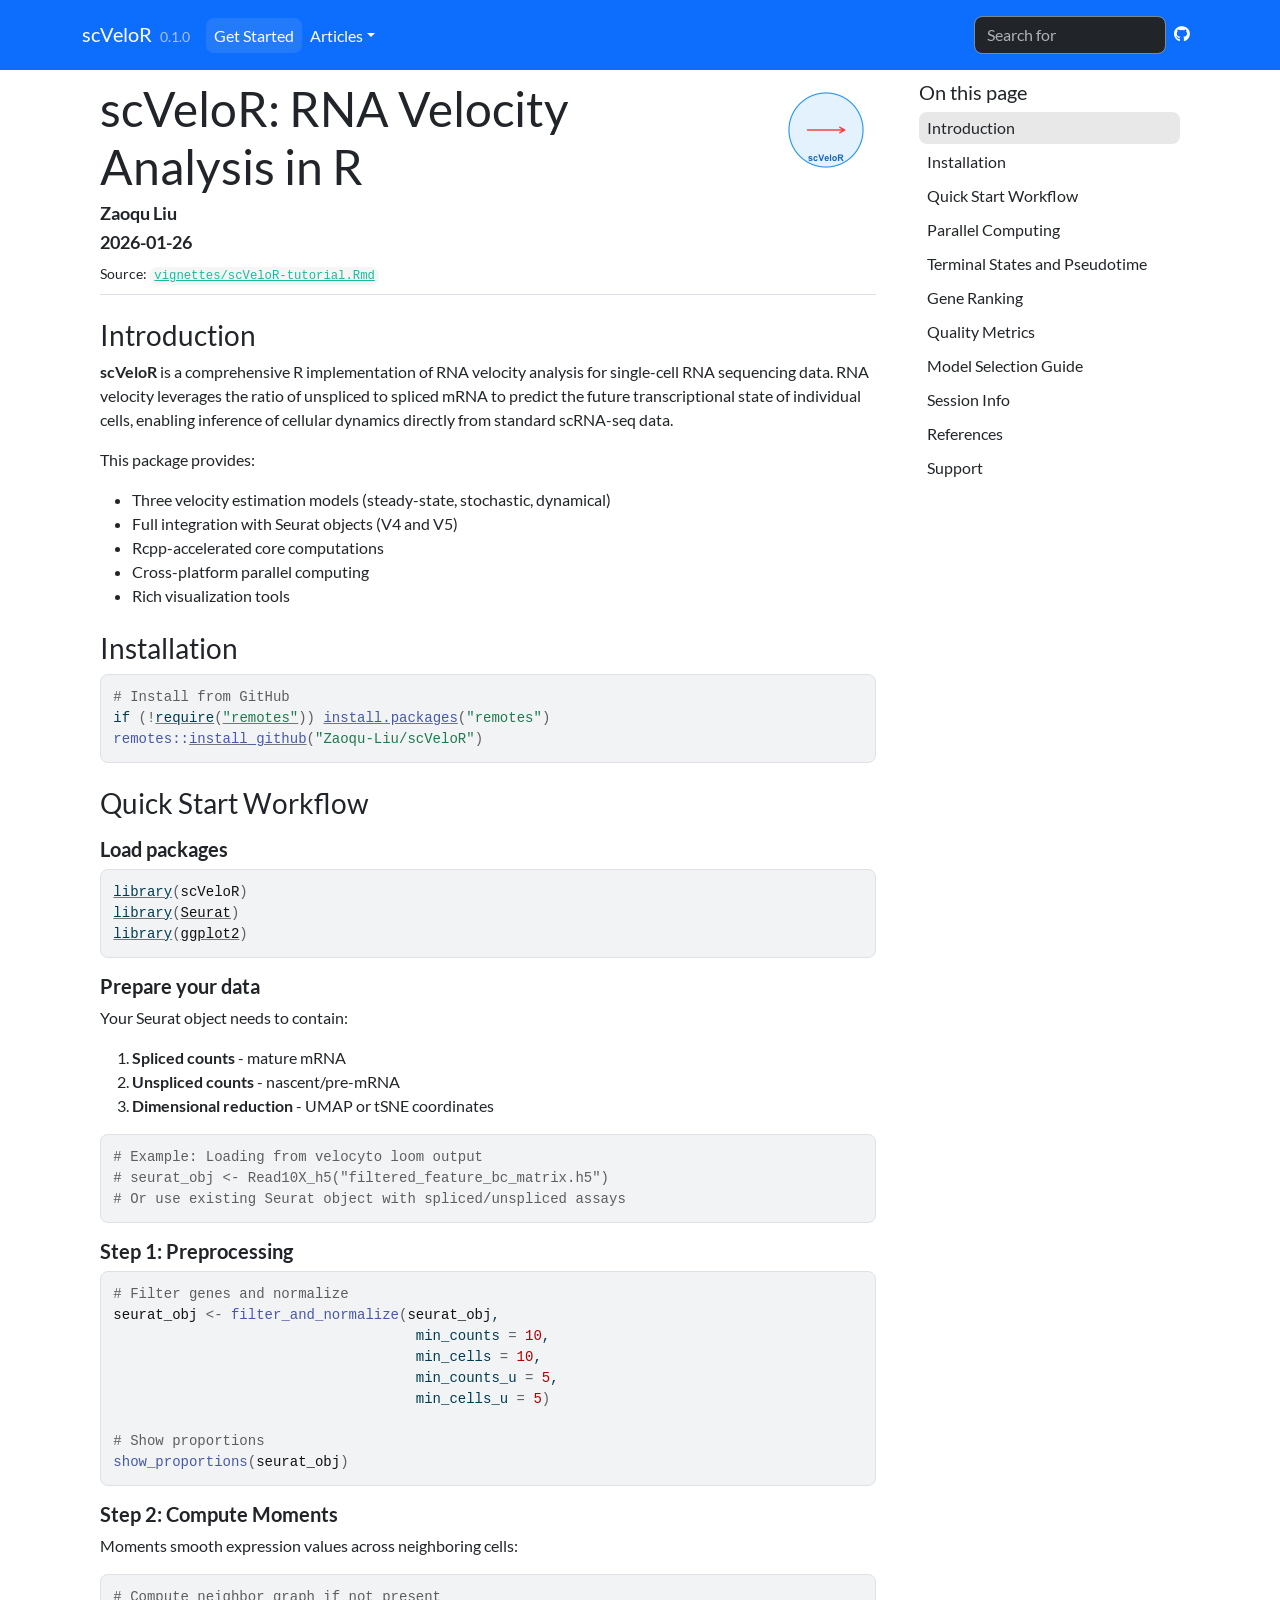
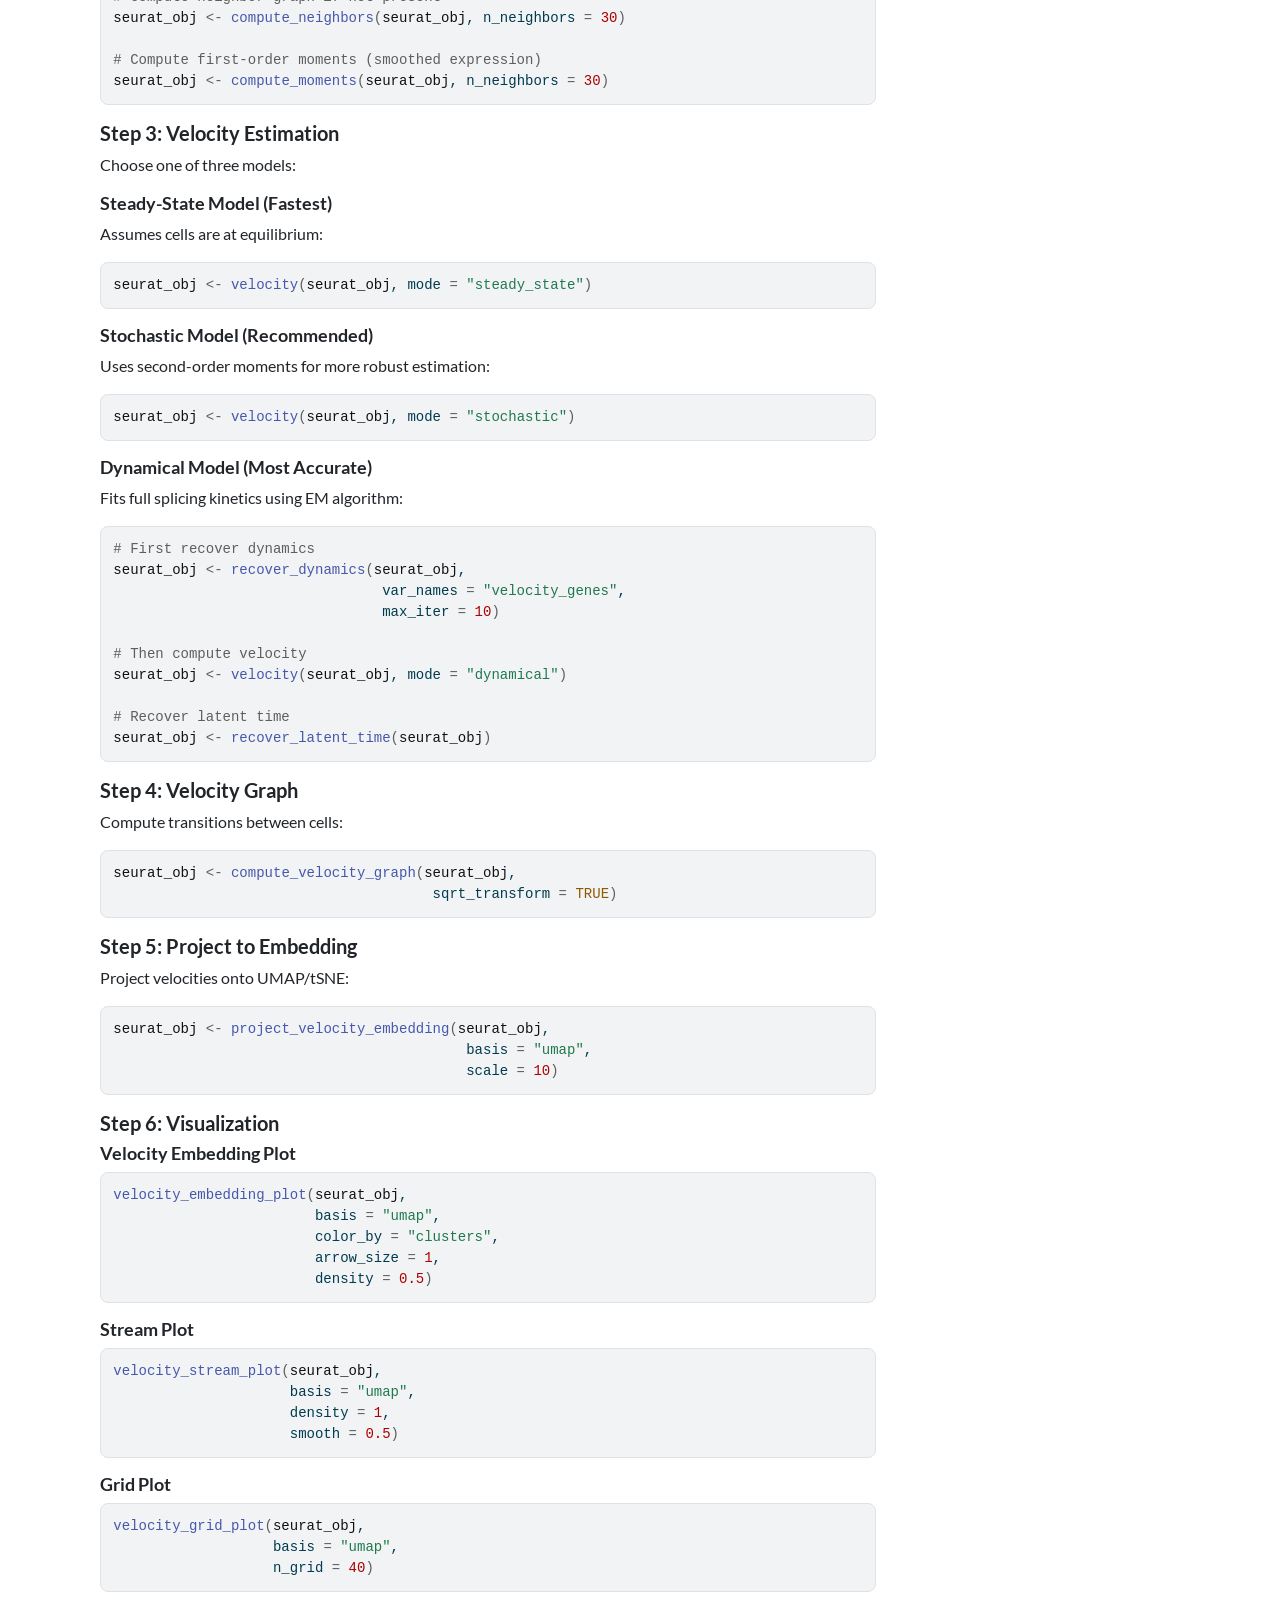
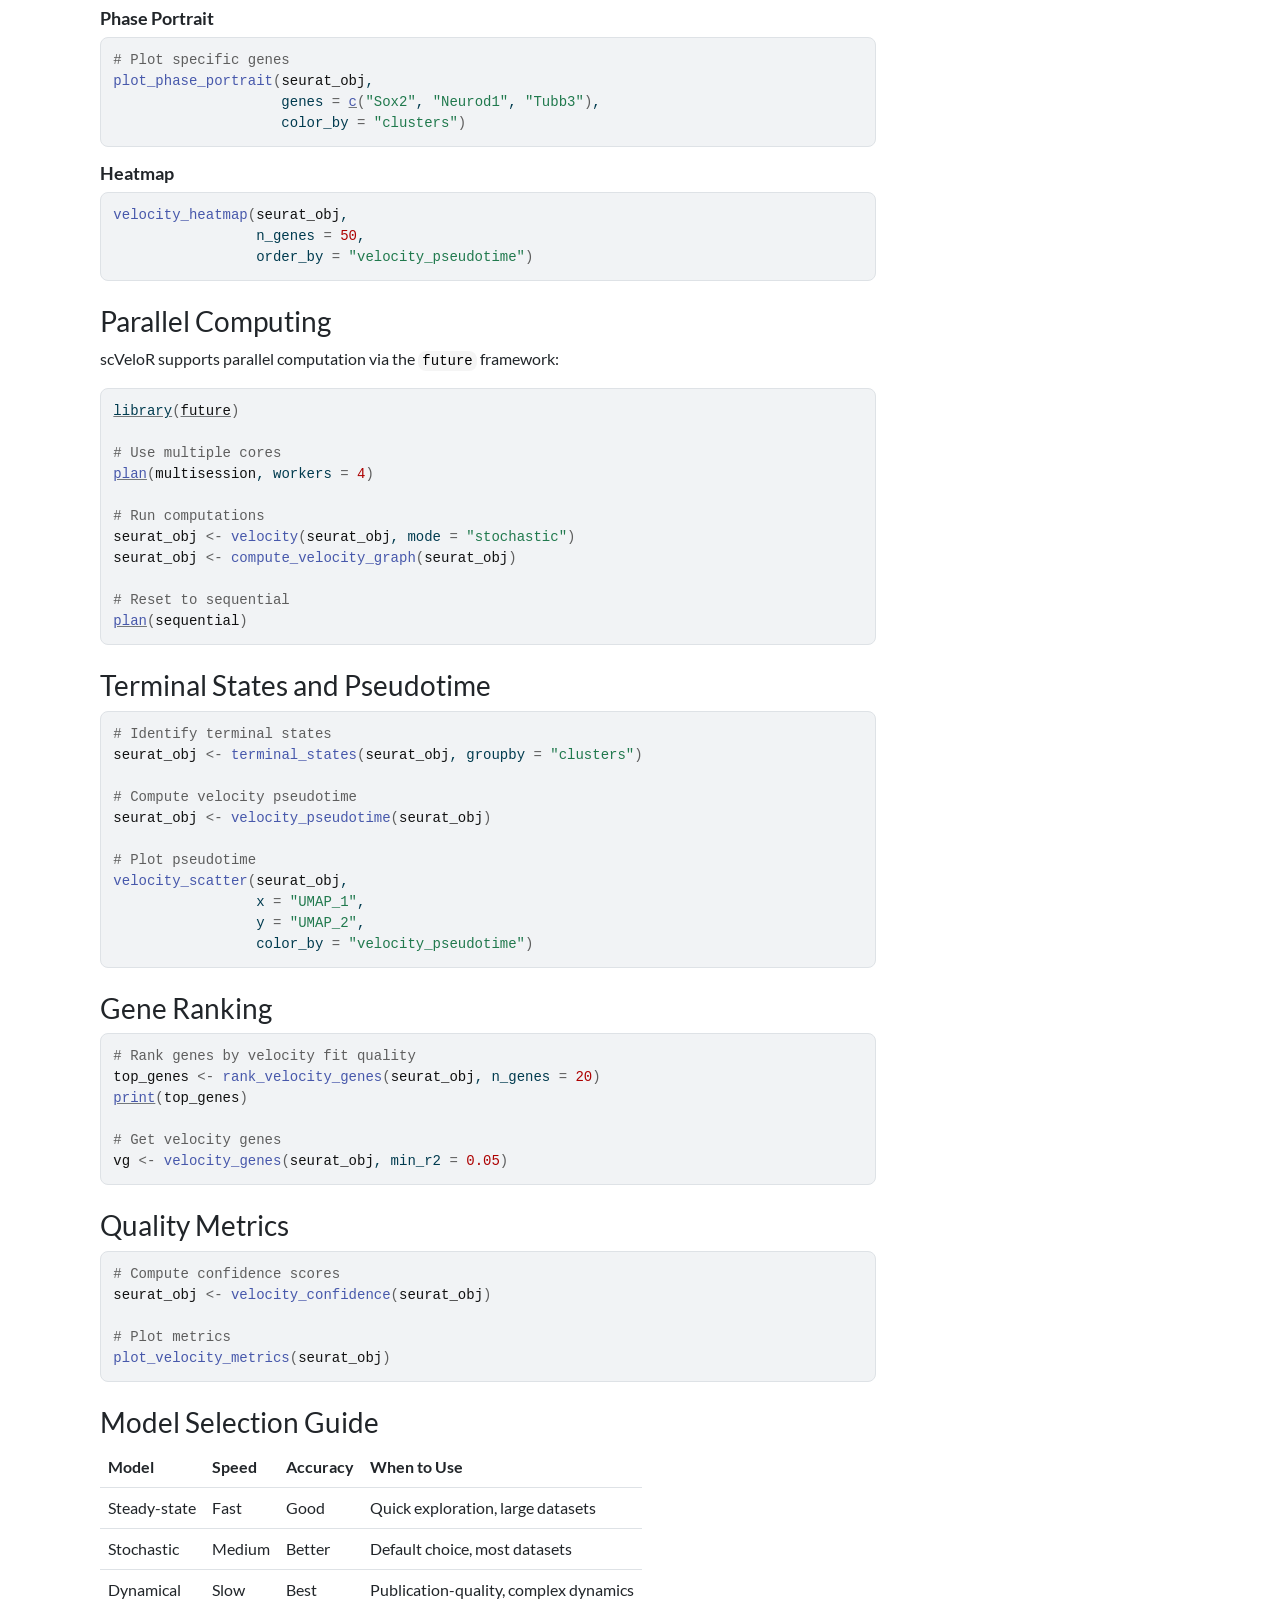
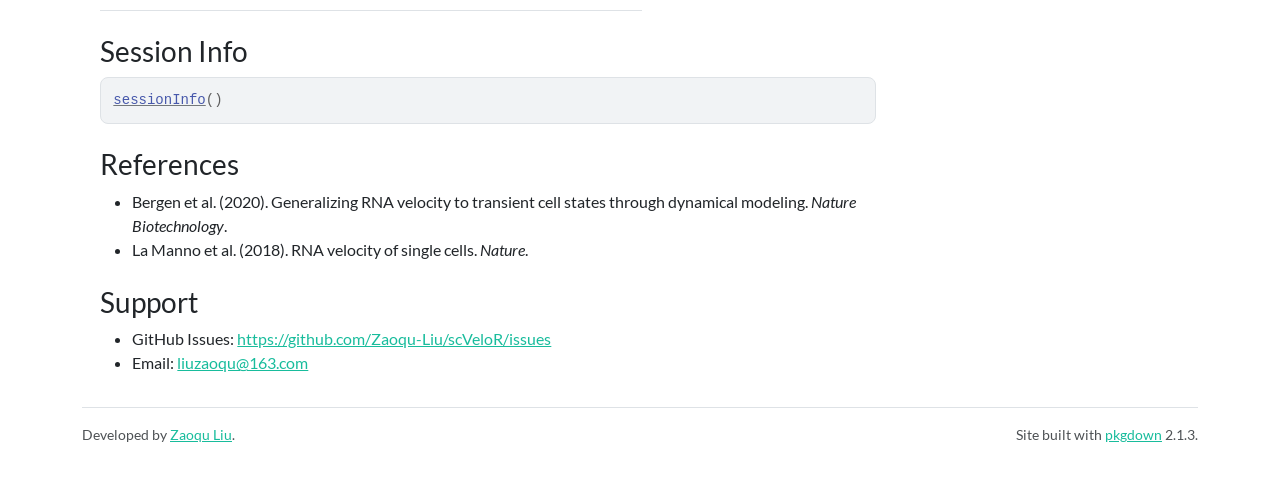
<file: docs/articles/scVeloR-tutorial.html>
<!DOCTYPE html>
<!-- Generated by pkgdown: do not edit by hand --><html lang="en">
<head>
<meta http-equiv="Content-Type" content="text/html; charset=UTF-8">
<meta charset="utf-8">
<meta http-equiv="X-UA-Compatible" content="IE=edge">
<meta name="viewport" content="width=device-width, initial-scale=1, shrink-to-fit=no">
<title>scVeloR: RNA Velocity Analysis in R • scVeloR</title>
<!-- favicons --><link rel="icon" type="image/png" sizes="96x96" href="../favicon-96x96.png">
<link rel="icon" type="”image/svg+xml”" href="../favicon.svg">
<link rel="apple-touch-icon" sizes="180x180" href="../apple-touch-icon.png">
<link rel="icon" sizes="any" href="../favicon.ico">
<link rel="manifest" href="../site.webmanifest">
<script src="../deps/jquery-3.6.0/jquery-3.6.0.min.js"></script><meta name="viewport" content="width=device-width, initial-scale=1, shrink-to-fit=no">
<link href="../deps/bootstrap-5.3.1/bootstrap.min.css" rel="stylesheet">
<script src="../deps/bootstrap-5.3.1/bootstrap.bundle.min.js"></script><link href="../deps/font-awesome-6.5.2/css/all.min.css" rel="stylesheet">
<link href="../deps/font-awesome-6.5.2/css/v4-shims.min.css" rel="stylesheet">
<script src="../deps/headroom-0.11.0/headroom.min.js"></script><script src="../deps/headroom-0.11.0/jQuery.headroom.min.js"></script><script src="../deps/bootstrap-toc-1.0.1/bootstrap-toc.min.js"></script><script src="../deps/clipboard.js-2.0.11/clipboard.min.js"></script><script src="../deps/search-1.0.0/autocomplete.jquery.min.js"></script><script src="../deps/search-1.0.0/fuse.min.js"></script><script src="../deps/search-1.0.0/mark.min.js"></script><!-- pkgdown --><script src="../pkgdown.js"></script><meta property="og:title" content="scVeloR: RNA Velocity Analysis in R">
</head>
<body>
    <a href="#main" class="visually-hidden-focusable">Skip to contents</a>


    <nav class="navbar navbar-expand-lg fixed-top bg-primary" data-bs-theme="dark" aria-label="Site navigation"><div class="container">

    <a class="navbar-brand me-2" href="../index.html">scVeloR</a>

    <small class="nav-text text-muted me-auto" data-bs-toggle="tooltip" data-bs-placement="bottom" title="">0.1.0</small>


    <button class="navbar-toggler" type="button" data-bs-toggle="collapse" data-bs-target="#navbar" aria-controls="navbar" aria-expanded="false" aria-label="Toggle navigation">
      <span class="navbar-toggler-icon"></span>
    </button>

    <div id="navbar" class="collapse navbar-collapse ms-3">
      <ul class="navbar-nav me-auto">
<li class="active nav-item"><a class="nav-link" href="../articles/scVeloR-tutorial.html">Get Started</a></li>
<li class="nav-item dropdown">
  <button class="nav-link dropdown-toggle" type="button" id="dropdown-articles" data-bs-toggle="dropdown" aria-expanded="false" aria-haspopup="true">Articles</button>
  <ul class="dropdown-menu" aria-labelledby="dropdown-articles">
<li><a class="dropdown-item" href="../articles/scVeloR-tutorial.html">Quick Start Tutorial</a></li>
    <li><hr class="dropdown-divider"></li>
    <li><a class="dropdown-item" href="../articles/algorithm-theory.html">Mathematical Framework</a></li>
    <li><a class="dropdown-item" href="../articles/dynamical-model.html">Dynamical Model Deep Dive</a></li>
    <li><hr class="dropdown-divider"></li>
    <li><a class="dropdown-item" href="../articles/visualization-gallery.html">Visualization Gallery</a></li>
    <li><a class="dropdown-item" href="../articles/model-comparison.html">Model Comparison</a></li>
    <li><a class="dropdown-item" href="../articles/performance-guide.html">Performance Guide</a></li>
  </ul>
</li>
      </ul>
<ul class="navbar-nav">
<li class="nav-item"><form class="form-inline" role="search">
 <input class="form-control" type="search" name="search-input" id="search-input" autocomplete="off" aria-label="Search site" placeholder="Search for" data-search-index="../search.json">
</form></li>
<li class="nav-item"><a class="external-link nav-link" href="https://github.com/Zaoqu-Liu/scVeloR" aria-label="GitHub"><span class="fa fab fa-github"></span></a></li>
      </ul>
</div>


  </div>
</nav><div class="container template-article">




<div class="row">
  <main id="main" class="col-md-9"><div class="page-header">
      <img src="../logo.png" class="logo" alt=""><h1>scVeloR: RNA Velocity Analysis in R</h1>
                        <h4 data-toc-skip class="author">Zaoqu Liu</h4>
            
            <h4 data-toc-skip class="date">2026-01-26</h4>
      
      <small class="dont-index">Source: <a href="https://github.com/Zaoqu-Liu/scVeloR/blob/HEAD/vignettes/scVeloR-tutorial.Rmd" class="external-link"><code>vignettes/scVeloR-tutorial.Rmd</code></a></small>
      <div class="d-none name"><code>scVeloR-tutorial.Rmd</code></div>
    </div>

    
    
<div class="section level2">
<h2 id="introduction">Introduction<a class="anchor" aria-label="anchor" href="#introduction"></a>
</h2>
<p><strong>scVeloR</strong> is a comprehensive R implementation of RNA
velocity analysis for single-cell RNA sequencing data. RNA velocity
leverages the ratio of unspliced to spliced mRNA to predict the future
transcriptional state of individual cells, enabling inference of
cellular dynamics directly from standard scRNA-seq data.</p>
<p>This package provides:</p>
<ul>
<li>Three velocity estimation models (steady-state, stochastic,
dynamical)</li>
<li>Full integration with Seurat objects (V4 and V5)</li>
<li>Rcpp-accelerated core computations</li>
<li>Cross-platform parallel computing</li>
<li>Rich visualization tools</li>
</ul>
</div>
<div class="section level2">
<h2 id="installation">Installation<a class="anchor" aria-label="anchor" href="#installation"></a>
</h2>
<div class="sourceCode" id="cb1"><pre class="downlit sourceCode r">
<code class="sourceCode R"><span><span class="co"># Install from GitHub</span></span>
<span><span class="kw">if</span> <span class="op">(</span><span class="op">!</span><span class="kw"><a href="https://rdrr.io/r/base/library.html" class="external-link">require</a></span><span class="op">(</span><span class="st"><a href="https://remotes.r-lib.org" class="external-link">"remotes"</a></span><span class="op">)</span><span class="op">)</span> <span class="fu"><a href="https://rdrr.io/r/utils/install.packages.html" class="external-link">install.packages</a></span><span class="op">(</span><span class="st">"remotes"</span><span class="op">)</span></span>
<span><span class="fu">remotes</span><span class="fu">::</span><span class="fu"><a href="https://remotes.r-lib.org/reference/install_github.html" class="external-link">install_github</a></span><span class="op">(</span><span class="st">"Zaoqu-Liu/scVeloR"</span><span class="op">)</span></span></code></pre></div>
</div>
<div class="section level2">
<h2 id="quick-start-workflow">Quick Start Workflow<a class="anchor" aria-label="anchor" href="#quick-start-workflow"></a>
</h2>
<div class="section level3">
<h3 id="load-packages">Load packages<a class="anchor" aria-label="anchor" href="#load-packages"></a>
</h3>
<div class="sourceCode" id="cb2"><pre class="downlit sourceCode r">
<code class="sourceCode R"><span><span class="kw"><a href="https://rdrr.io/r/base/library.html" class="external-link">library</a></span><span class="op">(</span><span class="va">scVeloR</span><span class="op">)</span></span>
<span><span class="kw"><a href="https://rdrr.io/r/base/library.html" class="external-link">library</a></span><span class="op">(</span><span class="va"><a href="https://satijalab.org/seurat" class="external-link">Seurat</a></span><span class="op">)</span></span>
<span><span class="kw"><a href="https://rdrr.io/r/base/library.html" class="external-link">library</a></span><span class="op">(</span><span class="va"><a href="https://ggplot2.tidyverse.org" class="external-link">ggplot2</a></span><span class="op">)</span></span></code></pre></div>
</div>
<div class="section level3">
<h3 id="prepare-your-data">Prepare your data<a class="anchor" aria-label="anchor" href="#prepare-your-data"></a>
</h3>
<p>Your Seurat object needs to contain:</p>
<ol style="list-style-type: decimal">
<li>
<strong>Spliced counts</strong> - mature mRNA</li>
<li>
<strong>Unspliced counts</strong> - nascent/pre-mRNA</li>
<li>
<strong>Dimensional reduction</strong> - UMAP or tSNE
coordinates</li>
</ol>
<div class="sourceCode" id="cb3"><pre class="downlit sourceCode r">
<code class="sourceCode R"><span><span class="co"># Example: Loading from velocyto loom output</span></span>
<span><span class="co"># seurat_obj &lt;- Read10X_h5("filtered_feature_bc_matrix.h5")</span></span>
<span><span class="co"># Or use existing Seurat object with spliced/unspliced assays</span></span></code></pre></div>
</div>
<div class="section level3">
<h3 id="step-1-preprocessing">Step 1: Preprocessing<a class="anchor" aria-label="anchor" href="#step-1-preprocessing"></a>
</h3>
<div class="sourceCode" id="cb4"><pre class="downlit sourceCode r">
<code class="sourceCode R"><span><span class="co"># Filter genes and normalize</span></span>
<span><span class="va">seurat_obj</span> <span class="op">&lt;-</span> <span class="fu">filter_and_normalize</span><span class="op">(</span><span class="va">seurat_obj</span>,</span>
<span>                                    min_counts <span class="op">=</span> <span class="fl">10</span>,</span>
<span>                                    min_cells <span class="op">=</span> <span class="fl">10</span>,</span>
<span>                                    min_counts_u <span class="op">=</span> <span class="fl">5</span>,</span>
<span>                                    min_cells_u <span class="op">=</span> <span class="fl">5</span><span class="op">)</span></span>
<span></span>
<span><span class="co"># Show proportions</span></span>
<span><span class="fu">show_proportions</span><span class="op">(</span><span class="va">seurat_obj</span><span class="op">)</span></span></code></pre></div>
</div>
<div class="section level3">
<h3 id="step-2-compute-moments">Step 2: Compute Moments<a class="anchor" aria-label="anchor" href="#step-2-compute-moments"></a>
</h3>
<p>Moments smooth expression values across neighboring cells:</p>
<div class="sourceCode" id="cb5"><pre class="downlit sourceCode r">
<code class="sourceCode R"><span><span class="co"># Compute neighbor graph if not present</span></span>
<span><span class="va">seurat_obj</span> <span class="op">&lt;-</span> <span class="fu">compute_neighbors</span><span class="op">(</span><span class="va">seurat_obj</span>, n_neighbors <span class="op">=</span> <span class="fl">30</span><span class="op">)</span></span>
<span></span>
<span><span class="co"># Compute first-order moments (smoothed expression)</span></span>
<span><span class="va">seurat_obj</span> <span class="op">&lt;-</span> <span class="fu">compute_moments</span><span class="op">(</span><span class="va">seurat_obj</span>, n_neighbors <span class="op">=</span> <span class="fl">30</span><span class="op">)</span></span></code></pre></div>
</div>
<div class="section level3">
<h3 id="step-3-velocity-estimation">Step 3: Velocity Estimation<a class="anchor" aria-label="anchor" href="#step-3-velocity-estimation"></a>
</h3>
<p>Choose one of three models:</p>
<div class="section level4">
<h4 id="steady-state-model-fastest">Steady-State Model (Fastest)<a class="anchor" aria-label="anchor" href="#steady-state-model-fastest"></a>
</h4>
<p>Assumes cells are at equilibrium:</p>
<div class="sourceCode" id="cb6"><pre class="downlit sourceCode r">
<code class="sourceCode R"><span><span class="va">seurat_obj</span> <span class="op">&lt;-</span> <span class="fu">velocity</span><span class="op">(</span><span class="va">seurat_obj</span>, mode <span class="op">=</span> <span class="st">"steady_state"</span><span class="op">)</span></span></code></pre></div>
</div>
<div class="section level4">
<h4 id="stochastic-model-recommended">Stochastic Model (Recommended)<a class="anchor" aria-label="anchor" href="#stochastic-model-recommended"></a>
</h4>
<p>Uses second-order moments for more robust estimation:</p>
<div class="sourceCode" id="cb7"><pre class="downlit sourceCode r">
<code class="sourceCode R"><span><span class="va">seurat_obj</span> <span class="op">&lt;-</span> <span class="fu">velocity</span><span class="op">(</span><span class="va">seurat_obj</span>, mode <span class="op">=</span> <span class="st">"stochastic"</span><span class="op">)</span></span></code></pre></div>
</div>
<div class="section level4">
<h4 id="dynamical-model-most-accurate">Dynamical Model (Most Accurate)<a class="anchor" aria-label="anchor" href="#dynamical-model-most-accurate"></a>
</h4>
<p>Fits full splicing kinetics using EM algorithm:</p>
<div class="sourceCode" id="cb8"><pre class="downlit sourceCode r">
<code class="sourceCode R"><span><span class="co"># First recover dynamics</span></span>
<span><span class="va">seurat_obj</span> <span class="op">&lt;-</span> <span class="fu">recover_dynamics</span><span class="op">(</span><span class="va">seurat_obj</span>, </span>
<span>                                var_names <span class="op">=</span> <span class="st">"velocity_genes"</span>,</span>
<span>                                max_iter <span class="op">=</span> <span class="fl">10</span><span class="op">)</span></span>
<span></span>
<span><span class="co"># Then compute velocity</span></span>
<span><span class="va">seurat_obj</span> <span class="op">&lt;-</span> <span class="fu">velocity</span><span class="op">(</span><span class="va">seurat_obj</span>, mode <span class="op">=</span> <span class="st">"dynamical"</span><span class="op">)</span></span>
<span></span>
<span><span class="co"># Recover latent time</span></span>
<span><span class="va">seurat_obj</span> <span class="op">&lt;-</span> <span class="fu">recover_latent_time</span><span class="op">(</span><span class="va">seurat_obj</span><span class="op">)</span></span></code></pre></div>
</div>
</div>
<div class="section level3">
<h3 id="step-4-velocity-graph">Step 4: Velocity Graph<a class="anchor" aria-label="anchor" href="#step-4-velocity-graph"></a>
</h3>
<p>Compute transitions between cells:</p>
<div class="sourceCode" id="cb9"><pre class="downlit sourceCode r">
<code class="sourceCode R"><span><span class="va">seurat_obj</span> <span class="op">&lt;-</span> <span class="fu">compute_velocity_graph</span><span class="op">(</span><span class="va">seurat_obj</span>,</span>
<span>                                      sqrt_transform <span class="op">=</span> <span class="cn">TRUE</span><span class="op">)</span></span></code></pre></div>
</div>
<div class="section level3">
<h3 id="step-5-project-to-embedding">Step 5: Project to Embedding<a class="anchor" aria-label="anchor" href="#step-5-project-to-embedding"></a>
</h3>
<p>Project velocities onto UMAP/tSNE:</p>
<div class="sourceCode" id="cb10"><pre class="downlit sourceCode r">
<code class="sourceCode R"><span><span class="va">seurat_obj</span> <span class="op">&lt;-</span> <span class="fu">project_velocity_embedding</span><span class="op">(</span><span class="va">seurat_obj</span>,</span>
<span>                                          basis <span class="op">=</span> <span class="st">"umap"</span>,</span>
<span>                                          scale <span class="op">=</span> <span class="fl">10</span><span class="op">)</span></span></code></pre></div>
</div>
<div class="section level3">
<h3 id="step-6-visualization">Step 6: Visualization<a class="anchor" aria-label="anchor" href="#step-6-visualization"></a>
</h3>
<div class="section level4">
<h4 id="velocity-embedding-plot">Velocity Embedding Plot<a class="anchor" aria-label="anchor" href="#velocity-embedding-plot"></a>
</h4>
<div class="sourceCode" id="cb11"><pre class="downlit sourceCode r">
<code class="sourceCode R"><span><span class="fu">velocity_embedding_plot</span><span class="op">(</span><span class="va">seurat_obj</span>, </span>
<span>                        basis <span class="op">=</span> <span class="st">"umap"</span>,</span>
<span>                        color_by <span class="op">=</span> <span class="st">"clusters"</span>,</span>
<span>                        arrow_size <span class="op">=</span> <span class="fl">1</span>,</span>
<span>                        density <span class="op">=</span> <span class="fl">0.5</span><span class="op">)</span></span></code></pre></div>
</div>
<div class="section level4">
<h4 id="stream-plot">Stream Plot<a class="anchor" aria-label="anchor" href="#stream-plot"></a>
</h4>
<div class="sourceCode" id="cb12"><pre class="downlit sourceCode r">
<code class="sourceCode R"><span><span class="fu">velocity_stream_plot</span><span class="op">(</span><span class="va">seurat_obj</span>,</span>
<span>                     basis <span class="op">=</span> <span class="st">"umap"</span>,</span>
<span>                     density <span class="op">=</span> <span class="fl">1</span>,</span>
<span>                     smooth <span class="op">=</span> <span class="fl">0.5</span><span class="op">)</span></span></code></pre></div>
</div>
<div class="section level4">
<h4 id="grid-plot">Grid Plot<a class="anchor" aria-label="anchor" href="#grid-plot"></a>
</h4>
<div class="sourceCode" id="cb13"><pre class="downlit sourceCode r">
<code class="sourceCode R"><span><span class="fu">velocity_grid_plot</span><span class="op">(</span><span class="va">seurat_obj</span>,</span>
<span>                   basis <span class="op">=</span> <span class="st">"umap"</span>,</span>
<span>                   n_grid <span class="op">=</span> <span class="fl">40</span><span class="op">)</span></span></code></pre></div>
</div>
<div class="section level4">
<h4 id="phase-portrait">Phase Portrait<a class="anchor" aria-label="anchor" href="#phase-portrait"></a>
</h4>
<div class="sourceCode" id="cb14"><pre class="downlit sourceCode r">
<code class="sourceCode R"><span><span class="co"># Plot specific genes</span></span>
<span><span class="fu">plot_phase_portrait</span><span class="op">(</span><span class="va">seurat_obj</span>,</span>
<span>                    genes <span class="op">=</span> <span class="fu"><a href="https://rdrr.io/r/base/c.html" class="external-link">c</a></span><span class="op">(</span><span class="st">"Sox2"</span>, <span class="st">"Neurod1"</span>, <span class="st">"Tubb3"</span><span class="op">)</span>,</span>
<span>                    color_by <span class="op">=</span> <span class="st">"clusters"</span><span class="op">)</span></span></code></pre></div>
</div>
<div class="section level4">
<h4 id="heatmap">Heatmap<a class="anchor" aria-label="anchor" href="#heatmap"></a>
</h4>
<div class="sourceCode" id="cb15"><pre class="downlit sourceCode r">
<code class="sourceCode R"><span><span class="fu">velocity_heatmap</span><span class="op">(</span><span class="va">seurat_obj</span>,</span>
<span>                 n_genes <span class="op">=</span> <span class="fl">50</span>,</span>
<span>                 order_by <span class="op">=</span> <span class="st">"velocity_pseudotime"</span><span class="op">)</span></span></code></pre></div>
</div>
</div>
</div>
<div class="section level2">
<h2 id="parallel-computing">Parallel Computing<a class="anchor" aria-label="anchor" href="#parallel-computing"></a>
</h2>
<p>scVeloR supports parallel computation via the <code>future</code>
framework:</p>
<div class="sourceCode" id="cb16"><pre class="downlit sourceCode r">
<code class="sourceCode R"><span><span class="kw"><a href="https://rdrr.io/r/base/library.html" class="external-link">library</a></span><span class="op">(</span><span class="va"><a href="https://future.futureverse.org" class="external-link">future</a></span><span class="op">)</span></span>
<span></span>
<span><span class="co"># Use multiple cores</span></span>
<span><span class="fu"><a href="https://future.futureverse.org/reference/plan.html" class="external-link">plan</a></span><span class="op">(</span><span class="va">multisession</span>, workers <span class="op">=</span> <span class="fl">4</span><span class="op">)</span></span>
<span></span>
<span><span class="co"># Run computations</span></span>
<span><span class="va">seurat_obj</span> <span class="op">&lt;-</span> <span class="fu">velocity</span><span class="op">(</span><span class="va">seurat_obj</span>, mode <span class="op">=</span> <span class="st">"stochastic"</span><span class="op">)</span></span>
<span><span class="va">seurat_obj</span> <span class="op">&lt;-</span> <span class="fu">compute_velocity_graph</span><span class="op">(</span><span class="va">seurat_obj</span><span class="op">)</span></span>
<span></span>
<span><span class="co"># Reset to sequential</span></span>
<span><span class="fu"><a href="https://future.futureverse.org/reference/plan.html" class="external-link">plan</a></span><span class="op">(</span><span class="va">sequential</span><span class="op">)</span></span></code></pre></div>
</div>
<div class="section level2">
<h2 id="terminal-states-and-pseudotime">Terminal States and Pseudotime<a class="anchor" aria-label="anchor" href="#terminal-states-and-pseudotime"></a>
</h2>
<div class="sourceCode" id="cb17"><pre class="downlit sourceCode r">
<code class="sourceCode R"><span><span class="co"># Identify terminal states</span></span>
<span><span class="va">seurat_obj</span> <span class="op">&lt;-</span> <span class="fu">terminal_states</span><span class="op">(</span><span class="va">seurat_obj</span>, groupby <span class="op">=</span> <span class="st">"clusters"</span><span class="op">)</span></span>
<span></span>
<span><span class="co"># Compute velocity pseudotime</span></span>
<span><span class="va">seurat_obj</span> <span class="op">&lt;-</span> <span class="fu">velocity_pseudotime</span><span class="op">(</span><span class="va">seurat_obj</span><span class="op">)</span></span>
<span></span>
<span><span class="co"># Plot pseudotime</span></span>
<span><span class="fu">velocity_scatter</span><span class="op">(</span><span class="va">seurat_obj</span>, </span>
<span>                 x <span class="op">=</span> <span class="st">"UMAP_1"</span>, </span>
<span>                 y <span class="op">=</span> <span class="st">"UMAP_2"</span>,</span>
<span>                 color_by <span class="op">=</span> <span class="st">"velocity_pseudotime"</span><span class="op">)</span></span></code></pre></div>
</div>
<div class="section level2">
<h2 id="gene-ranking">Gene Ranking<a class="anchor" aria-label="anchor" href="#gene-ranking"></a>
</h2>
<div class="sourceCode" id="cb18"><pre class="downlit sourceCode r">
<code class="sourceCode R"><span><span class="co"># Rank genes by velocity fit quality</span></span>
<span><span class="va">top_genes</span> <span class="op">&lt;-</span> <span class="fu">rank_velocity_genes</span><span class="op">(</span><span class="va">seurat_obj</span>, n_genes <span class="op">=</span> <span class="fl">20</span><span class="op">)</span></span>
<span><span class="fu"><a href="https://rdrr.io/r/base/print.html" class="external-link">print</a></span><span class="op">(</span><span class="va">top_genes</span><span class="op">)</span></span>
<span></span>
<span><span class="co"># Get velocity genes</span></span>
<span><span class="va">vg</span> <span class="op">&lt;-</span> <span class="fu">velocity_genes</span><span class="op">(</span><span class="va">seurat_obj</span>, min_r2 <span class="op">=</span> <span class="fl">0.05</span><span class="op">)</span></span></code></pre></div>
</div>
<div class="section level2">
<h2 id="quality-metrics">Quality Metrics<a class="anchor" aria-label="anchor" href="#quality-metrics"></a>
</h2>
<div class="sourceCode" id="cb19"><pre class="downlit sourceCode r">
<code class="sourceCode R"><span><span class="co"># Compute confidence scores</span></span>
<span><span class="va">seurat_obj</span> <span class="op">&lt;-</span> <span class="fu">velocity_confidence</span><span class="op">(</span><span class="va">seurat_obj</span><span class="op">)</span></span>
<span></span>
<span><span class="co"># Plot metrics</span></span>
<span><span class="fu">plot_velocity_metrics</span><span class="op">(</span><span class="va">seurat_obj</span><span class="op">)</span></span></code></pre></div>
</div>
<div class="section level2">
<h2 id="model-selection-guide">Model Selection Guide<a class="anchor" aria-label="anchor" href="#model-selection-guide"></a>
</h2>
<table class="table">
<thead><tr class="header">
<th>Model</th>
<th>Speed</th>
<th>Accuracy</th>
<th>When to Use</th>
</tr></thead>
<tbody>
<tr class="odd">
<td>Steady-state</td>
<td>Fast</td>
<td>Good</td>
<td>Quick exploration, large datasets</td>
</tr>
<tr class="even">
<td>Stochastic</td>
<td>Medium</td>
<td>Better</td>
<td>Default choice, most datasets</td>
</tr>
<tr class="odd">
<td>Dynamical</td>
<td>Slow</td>
<td>Best</td>
<td>Publication-quality, complex dynamics</td>
</tr>
</tbody>
</table>
</div>
<div class="section level2">
<h2 id="session-info">Session Info<a class="anchor" aria-label="anchor" href="#session-info"></a>
</h2>
<div class="sourceCode" id="cb20"><pre class="downlit sourceCode r">
<code class="sourceCode R"><span><span class="fu"><a href="https://rdrr.io/r/utils/sessionInfo.html" class="external-link">sessionInfo</a></span><span class="op">(</span><span class="op">)</span></span></code></pre></div>
</div>
<div class="section level2">
<h2 id="references">References<a class="anchor" aria-label="anchor" href="#references"></a>
</h2>
<ul>
<li>Bergen et al. (2020). Generalizing RNA velocity to transient cell
states through dynamical modeling. <em>Nature Biotechnology</em>.</li>
<li>La Manno et al. (2018). RNA velocity of single cells.
<em>Nature</em>.</li>
</ul>
</div>
<div class="section level2">
<h2 id="support">Support<a class="anchor" aria-label="anchor" href="#support"></a>
</h2>
<ul>
<li>GitHub Issues: <a href="https://github.com/Zaoqu-Liu/scVeloR/issues" class="external-link uri">https://github.com/Zaoqu-Liu/scVeloR/issues</a>
</li>
<li>Email: <a href="mailto:liuzaoqu@163.com" class="email">liuzaoqu@163.com</a>
</li>
</ul>
</div>
  </main><aside class="col-md-3"><nav id="toc" aria-label="Table of contents"><h2>On this page</h2>
    </nav></aside>
</div>



    <footer><div class="pkgdown-footer-left">
  <p>Developed by <a href="https://github.com/Zaoqu-Liu" class="external-link">Zaoqu Liu</a>.</p>
</div>

<div class="pkgdown-footer-right">
  <p>Site built with <a href="https://pkgdown.r-lib.org/" class="external-link">pkgdown</a> 2.1.3.</p>
</div>

    </footer>
</div>





  </body>
</html>
</file>
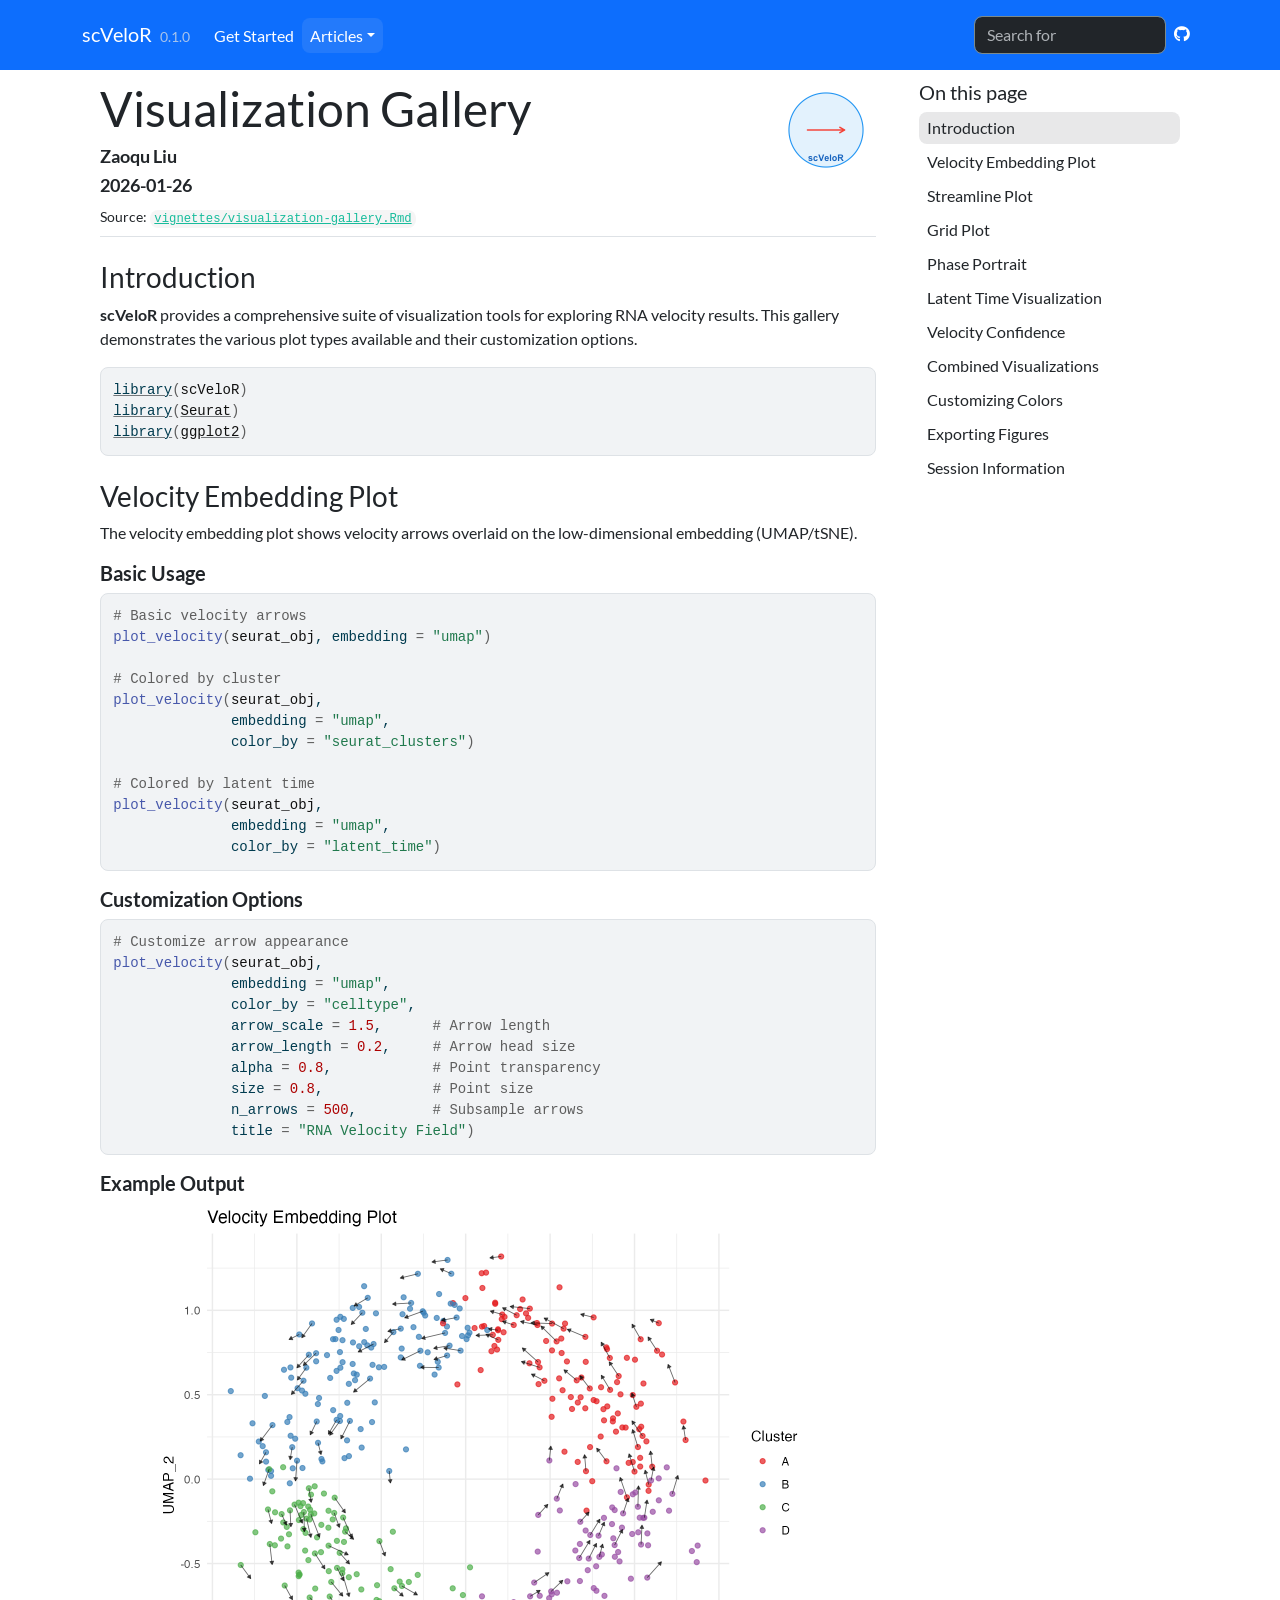
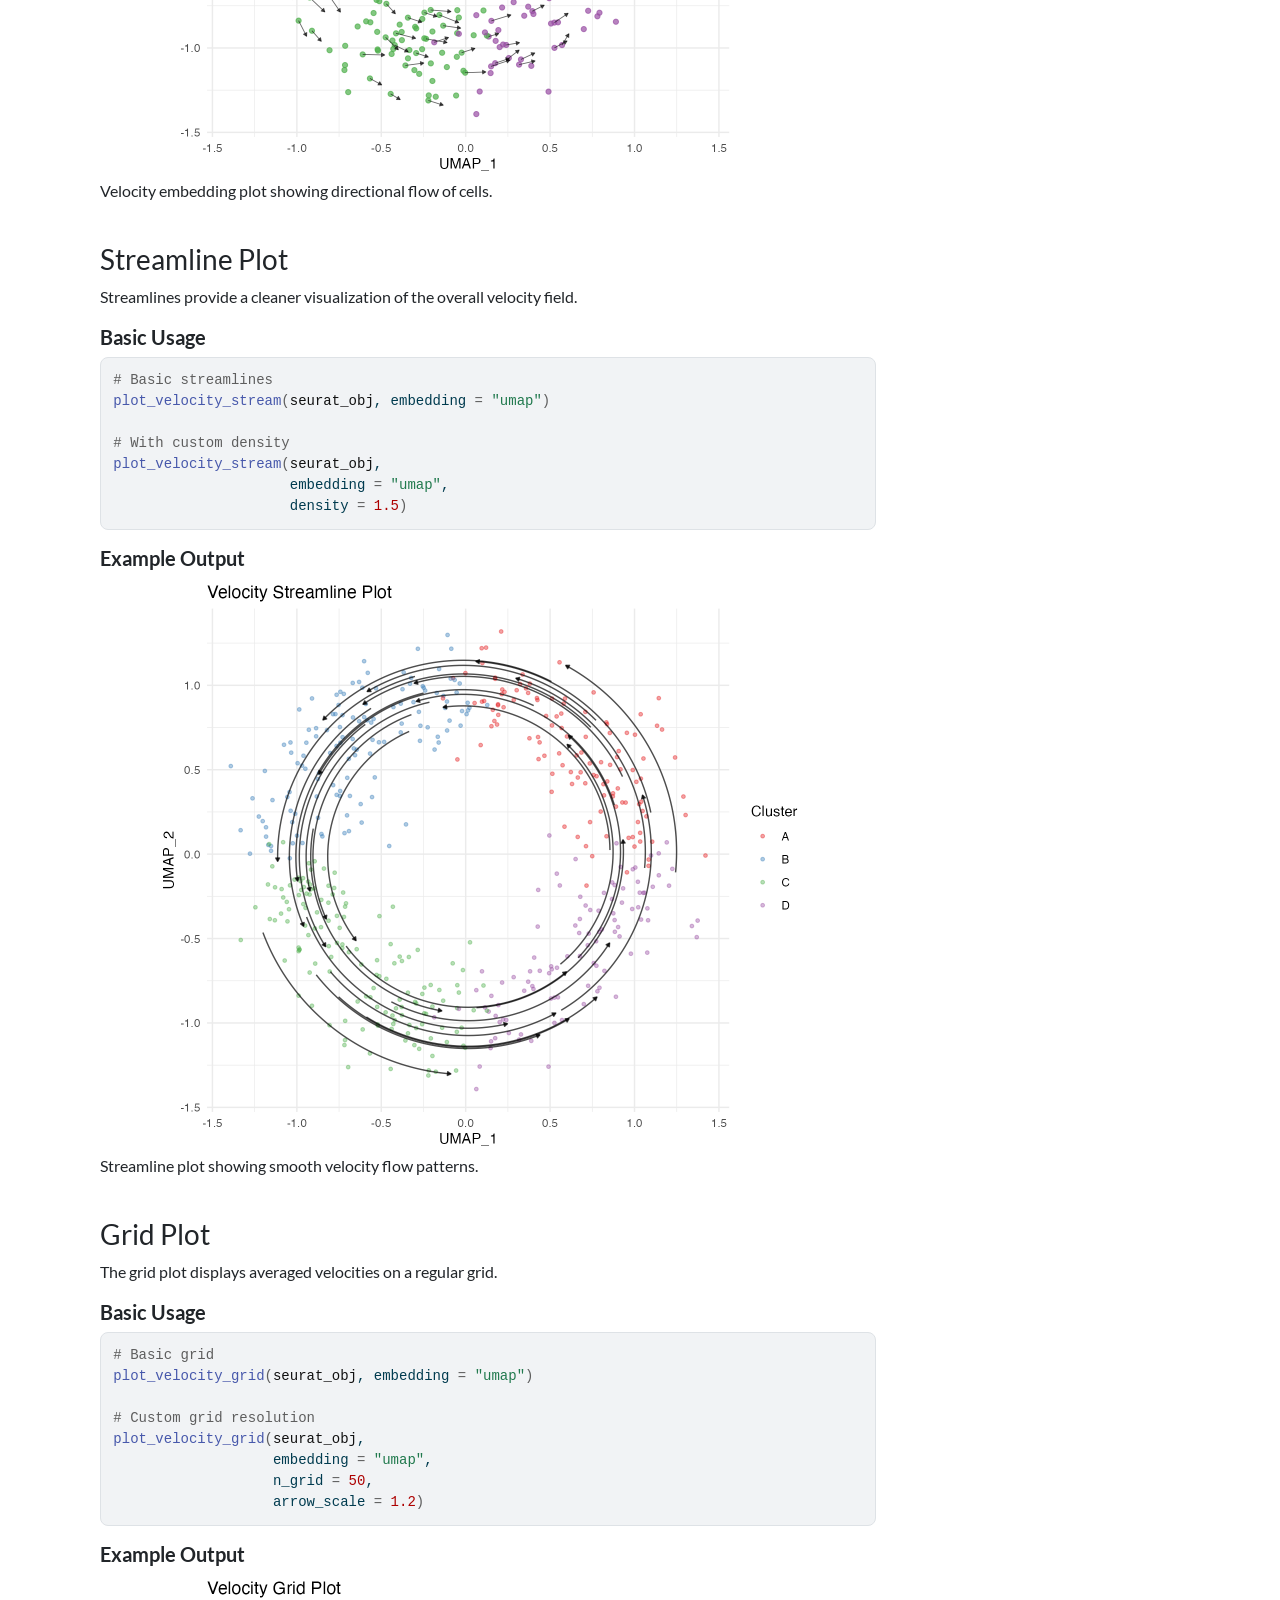
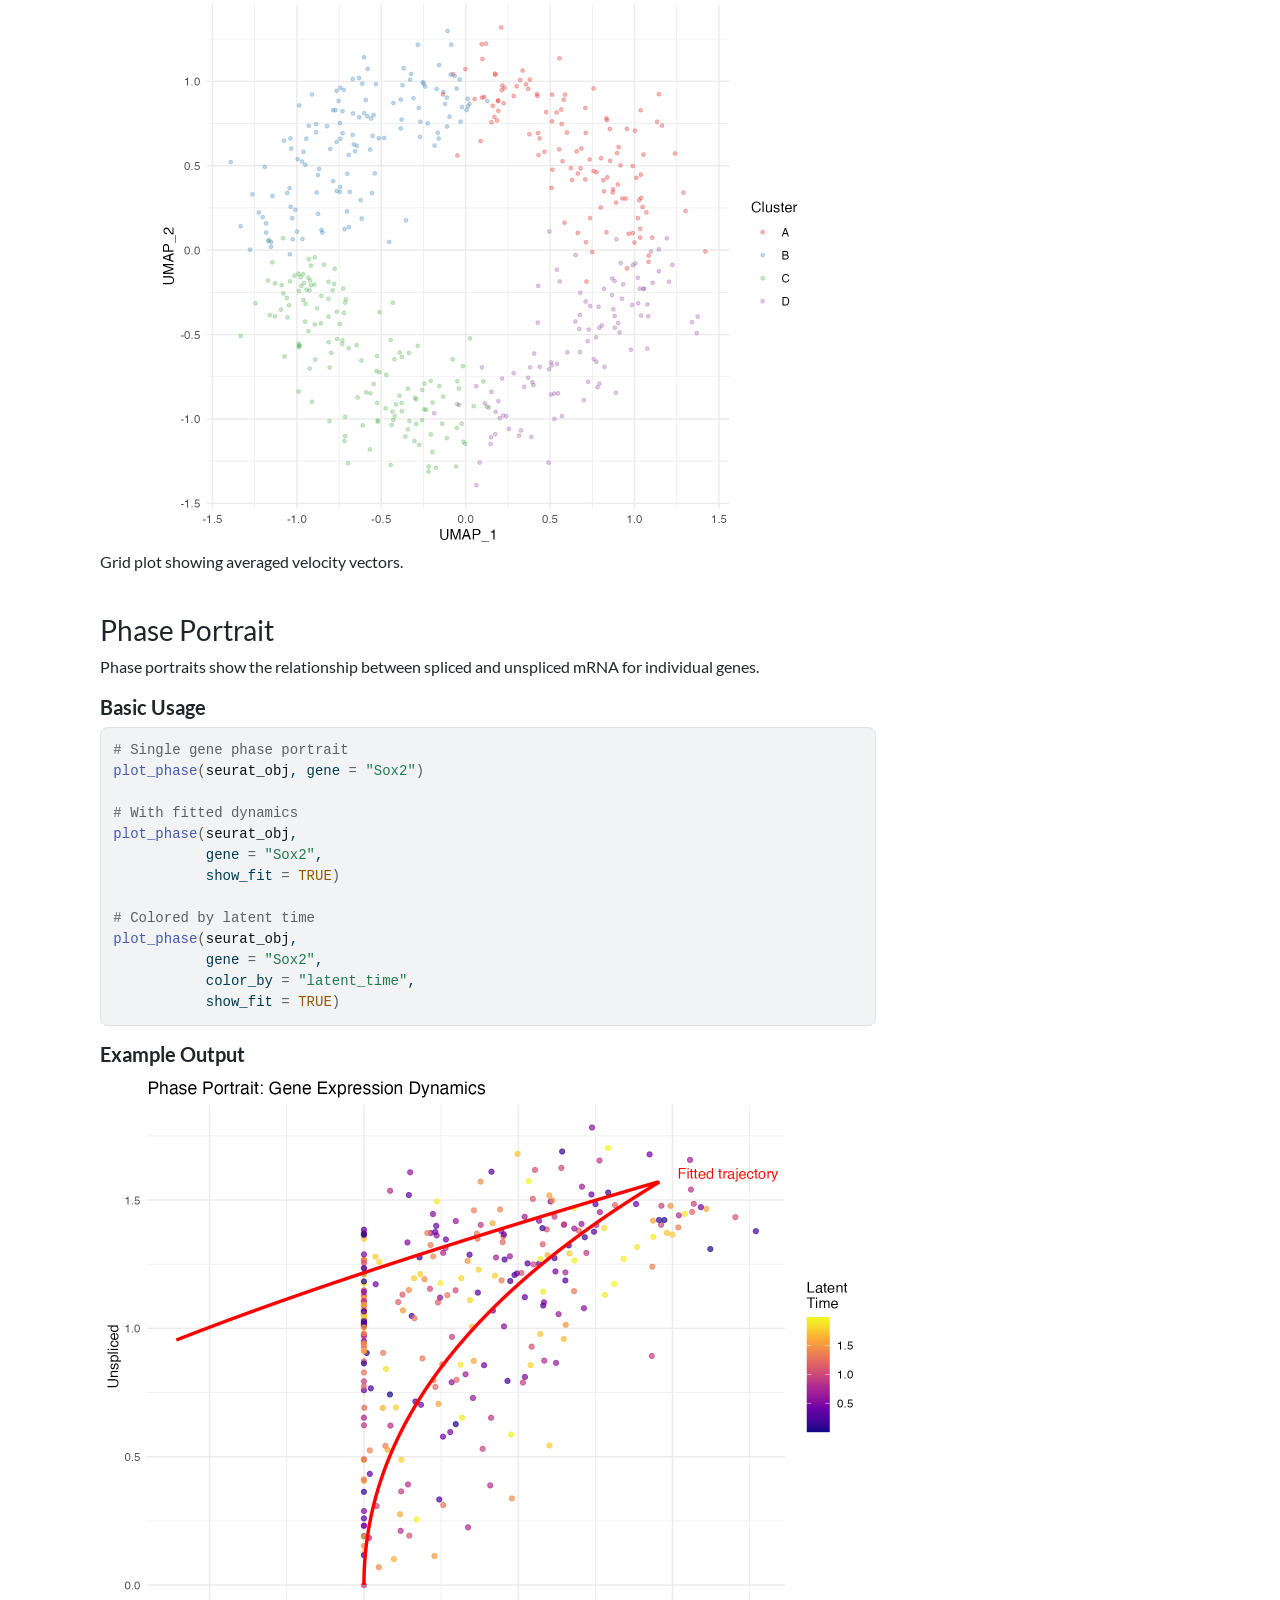
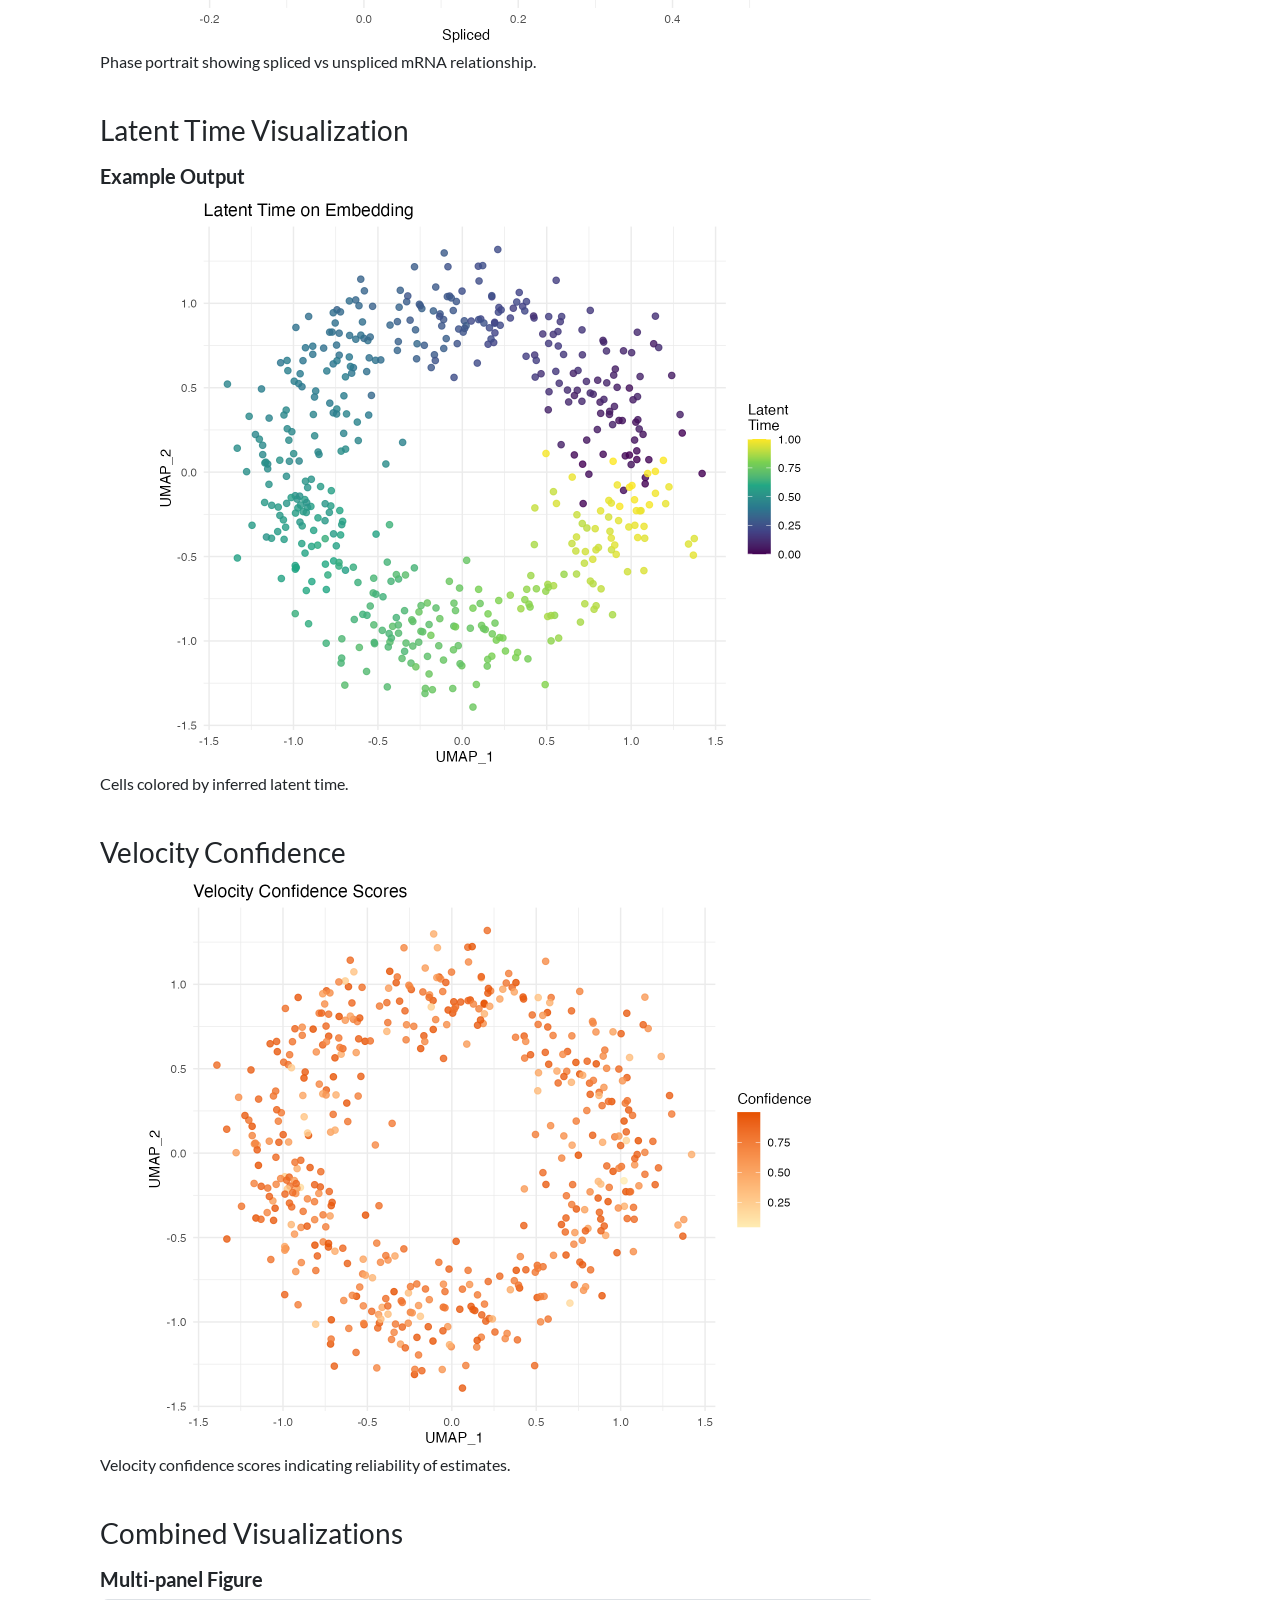
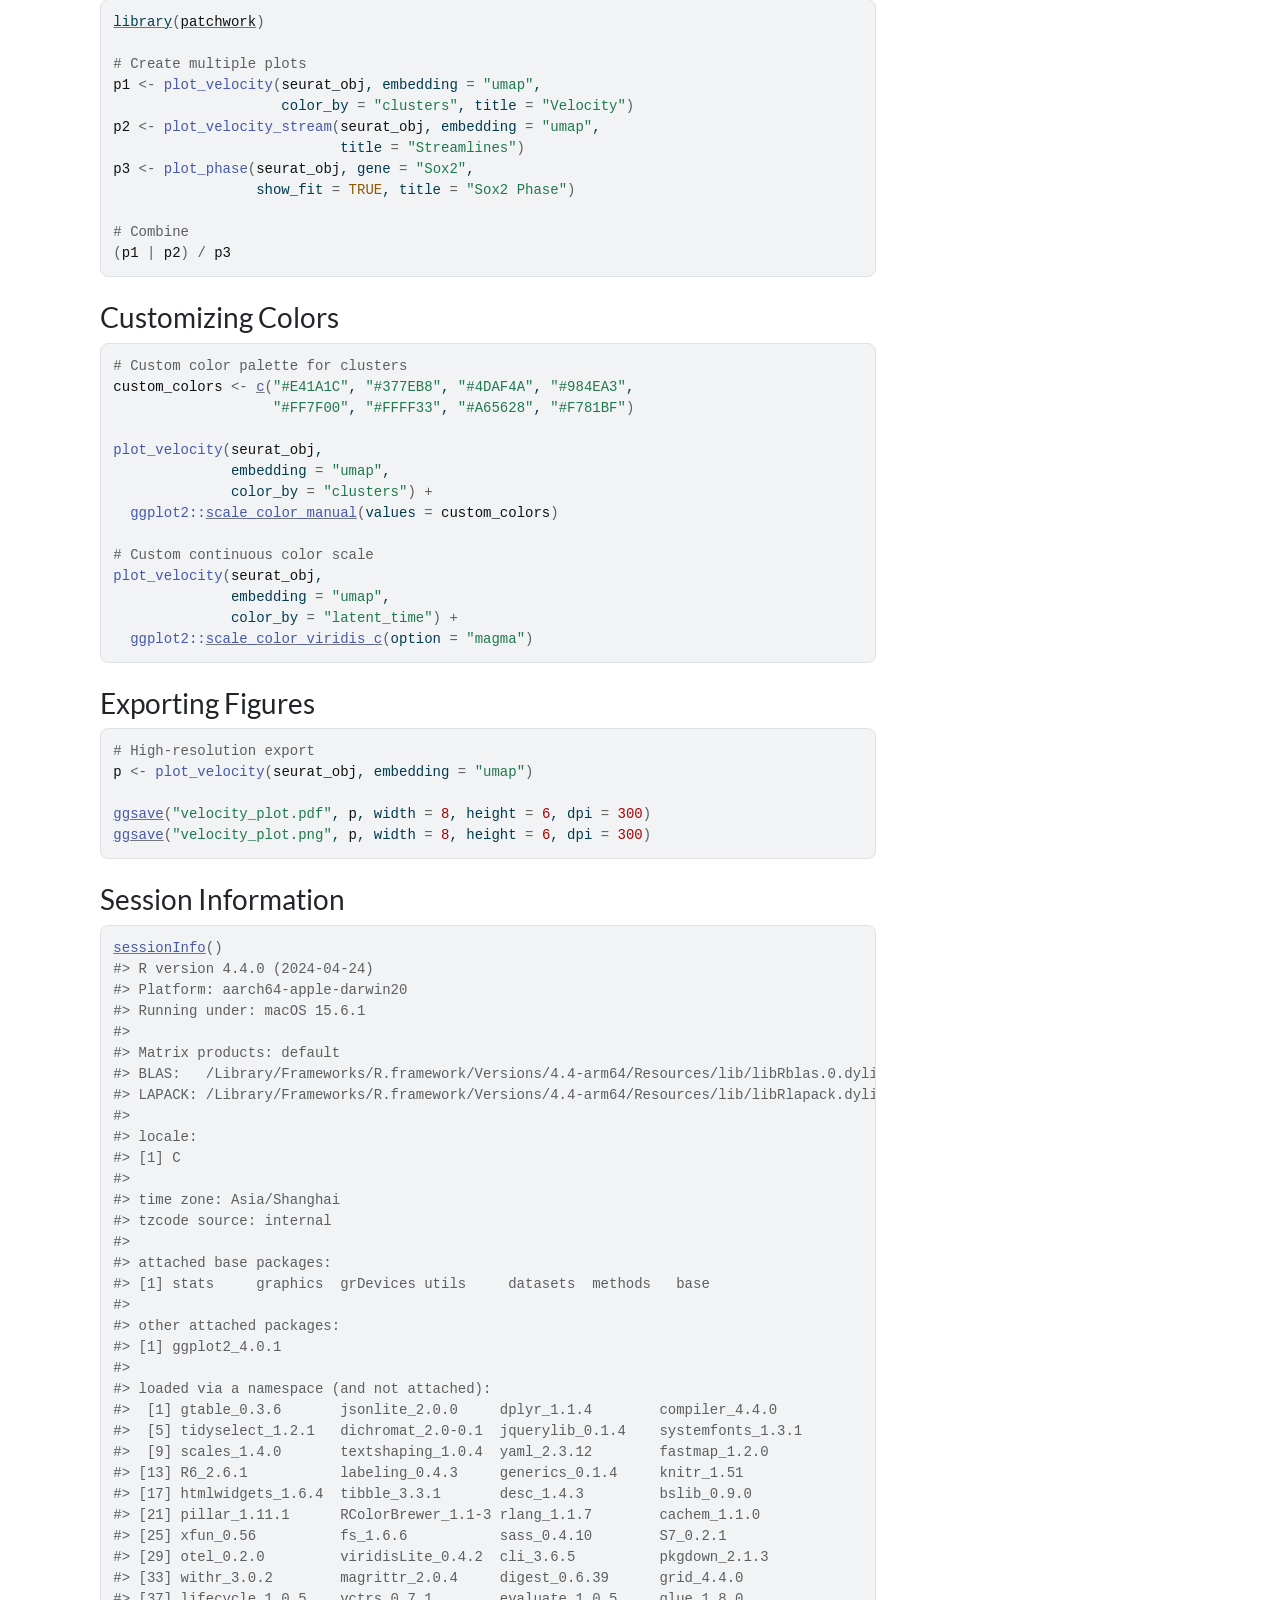
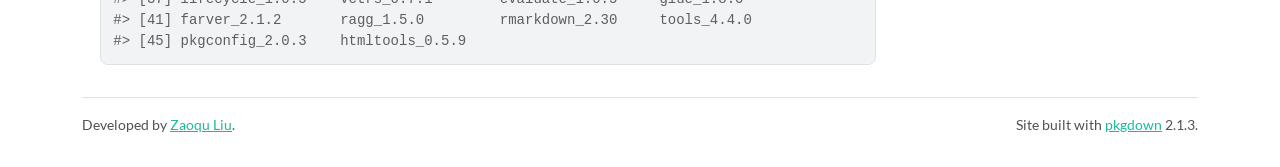
<file: docs/articles/visualization-gallery.html>
<!DOCTYPE html>
<!-- Generated by pkgdown: do not edit by hand --><html lang="en">
<head>
<meta http-equiv="Content-Type" content="text/html; charset=UTF-8">
<meta charset="utf-8">
<meta http-equiv="X-UA-Compatible" content="IE=edge">
<meta name="viewport" content="width=device-width, initial-scale=1, shrink-to-fit=no">
<title>Visualization Gallery • scVeloR</title>
<!-- favicons --><link rel="icon" type="image/png" sizes="96x96" href="../favicon-96x96.png">
<link rel="icon" type="”image/svg+xml”" href="../favicon.svg">
<link rel="apple-touch-icon" sizes="180x180" href="../apple-touch-icon.png">
<link rel="icon" sizes="any" href="../favicon.ico">
<link rel="manifest" href="../site.webmanifest">
<script src="../deps/jquery-3.6.0/jquery-3.6.0.min.js"></script><meta name="viewport" content="width=device-width, initial-scale=1, shrink-to-fit=no">
<link href="../deps/bootstrap-5.3.1/bootstrap.min.css" rel="stylesheet">
<script src="../deps/bootstrap-5.3.1/bootstrap.bundle.min.js"></script><link href="../deps/font-awesome-6.5.2/css/all.min.css" rel="stylesheet">
<link href="../deps/font-awesome-6.5.2/css/v4-shims.min.css" rel="stylesheet">
<script src="../deps/headroom-0.11.0/headroom.min.js"></script><script src="../deps/headroom-0.11.0/jQuery.headroom.min.js"></script><script src="../deps/bootstrap-toc-1.0.1/bootstrap-toc.min.js"></script><script src="../deps/clipboard.js-2.0.11/clipboard.min.js"></script><script src="../deps/search-1.0.0/autocomplete.jquery.min.js"></script><script src="../deps/search-1.0.0/fuse.min.js"></script><script src="../deps/search-1.0.0/mark.min.js"></script><!-- pkgdown --><script src="../pkgdown.js"></script><meta property="og:title" content="Visualization Gallery">
</head>
<body>
    <a href="#main" class="visually-hidden-focusable">Skip to contents</a>


    <nav class="navbar navbar-expand-lg fixed-top bg-primary" data-bs-theme="dark" aria-label="Site navigation"><div class="container">

    <a class="navbar-brand me-2" href="../index.html">scVeloR</a>

    <small class="nav-text text-muted me-auto" data-bs-toggle="tooltip" data-bs-placement="bottom" title="">0.1.0</small>


    <button class="navbar-toggler" type="button" data-bs-toggle="collapse" data-bs-target="#navbar" aria-controls="navbar" aria-expanded="false" aria-label="Toggle navigation">
      <span class="navbar-toggler-icon"></span>
    </button>

    <div id="navbar" class="collapse navbar-collapse ms-3">
      <ul class="navbar-nav me-auto">
<li class="nav-item"><a class="nav-link" href="../articles/scVeloR-tutorial.html">Get Started</a></li>
<li class="active nav-item dropdown">
  <button class="nav-link dropdown-toggle" type="button" id="dropdown-articles" data-bs-toggle="dropdown" aria-expanded="false" aria-haspopup="true">Articles</button>
  <ul class="dropdown-menu" aria-labelledby="dropdown-articles">
<li><a class="dropdown-item" href="../articles/scVeloR-tutorial.html">Quick Start Tutorial</a></li>
    <li><hr class="dropdown-divider"></li>
    <li><a class="dropdown-item" href="../articles/algorithm-theory.html">Mathematical Framework</a></li>
    <li><a class="dropdown-item" href="../articles/dynamical-model.html">Dynamical Model Deep Dive</a></li>
    <li><hr class="dropdown-divider"></li>
    <li><a class="dropdown-item" href="../articles/visualization-gallery.html">Visualization Gallery</a></li>
    <li><a class="dropdown-item" href="../articles/model-comparison.html">Model Comparison</a></li>
    <li><a class="dropdown-item" href="../articles/performance-guide.html">Performance Guide</a></li>
  </ul>
</li>
      </ul>
<ul class="navbar-nav">
<li class="nav-item"><form class="form-inline" role="search">
 <input class="form-control" type="search" name="search-input" id="search-input" autocomplete="off" aria-label="Search site" placeholder="Search for" data-search-index="../search.json">
</form></li>
<li class="nav-item"><a class="external-link nav-link" href="https://github.com/Zaoqu-Liu/scVeloR" aria-label="GitHub"><span class="fa fab fa-github"></span></a></li>
      </ul>
</div>


  </div>
</nav><div class="container template-article">




<div class="row">
  <main id="main" class="col-md-9"><div class="page-header">
      <img src="../logo.png" class="logo" alt=""><h1>Visualization Gallery</h1>
                        <h4 data-toc-skip class="author">Zaoqu Liu</h4>
            
            <h4 data-toc-skip class="date">2026-01-26</h4>
      
      <small class="dont-index">Source: <a href="https://github.com/Zaoqu-Liu/scVeloR/blob/HEAD/vignettes/visualization-gallery.Rmd" class="external-link"><code>vignettes/visualization-gallery.Rmd</code></a></small>
      <div class="d-none name"><code>visualization-gallery.Rmd</code></div>
    </div>

    
    
<div class="section level2">
<h2 id="introduction">Introduction<a class="anchor" aria-label="anchor" href="#introduction"></a>
</h2>
<p><strong>scVeloR</strong> provides a comprehensive suite of
visualization tools for exploring RNA velocity results. This gallery
demonstrates the various plot types available and their customization
options.</p>
<div class="sourceCode" id="cb1"><pre class="downlit sourceCode r">
<code class="sourceCode R"><span><span class="kw"><a href="https://rdrr.io/r/base/library.html" class="external-link">library</a></span><span class="op">(</span><span class="va">scVeloR</span><span class="op">)</span></span>
<span><span class="kw"><a href="https://rdrr.io/r/base/library.html" class="external-link">library</a></span><span class="op">(</span><span class="va"><a href="https://satijalab.org/seurat" class="external-link">Seurat</a></span><span class="op">)</span></span>
<span><span class="kw"><a href="https://rdrr.io/r/base/library.html" class="external-link">library</a></span><span class="op">(</span><span class="va"><a href="https://ggplot2.tidyverse.org" class="external-link">ggplot2</a></span><span class="op">)</span></span></code></pre></div>
</div>
<div class="section level2">
<h2 id="velocity-embedding-plot">Velocity Embedding Plot<a class="anchor" aria-label="anchor" href="#velocity-embedding-plot"></a>
</h2>
<p>The velocity embedding plot shows velocity arrows overlaid on the
low-dimensional embedding (UMAP/tSNE).</p>
<div class="section level3">
<h3 id="basic-usage">Basic Usage<a class="anchor" aria-label="anchor" href="#basic-usage"></a>
</h3>
<div class="sourceCode" id="cb2"><pre class="downlit sourceCode r">
<code class="sourceCode R"><span><span class="co"># Basic velocity arrows</span></span>
<span><span class="fu">plot_velocity</span><span class="op">(</span><span class="va">seurat_obj</span>, embedding <span class="op">=</span> <span class="st">"umap"</span><span class="op">)</span></span>
<span></span>
<span><span class="co"># Colored by cluster</span></span>
<span><span class="fu">plot_velocity</span><span class="op">(</span><span class="va">seurat_obj</span>, </span>
<span>              embedding <span class="op">=</span> <span class="st">"umap"</span>, </span>
<span>              color_by <span class="op">=</span> <span class="st">"seurat_clusters"</span><span class="op">)</span></span>
<span></span>
<span><span class="co"># Colored by latent time</span></span>
<span><span class="fu">plot_velocity</span><span class="op">(</span><span class="va">seurat_obj</span>, </span>
<span>              embedding <span class="op">=</span> <span class="st">"umap"</span>, </span>
<span>              color_by <span class="op">=</span> <span class="st">"latent_time"</span><span class="op">)</span></span></code></pre></div>
</div>
<div class="section level3">
<h3 id="customization-options">Customization Options<a class="anchor" aria-label="anchor" href="#customization-options"></a>
</h3>
<div class="sourceCode" id="cb3"><pre class="downlit sourceCode r">
<code class="sourceCode R"><span><span class="co"># Customize arrow appearance</span></span>
<span><span class="fu">plot_velocity</span><span class="op">(</span><span class="va">seurat_obj</span>,</span>
<span>              embedding <span class="op">=</span> <span class="st">"umap"</span>,</span>
<span>              color_by <span class="op">=</span> <span class="st">"celltype"</span>,</span>
<span>              arrow_scale <span class="op">=</span> <span class="fl">1.5</span>,      <span class="co"># Arrow length</span></span>
<span>              arrow_length <span class="op">=</span> <span class="fl">0.2</span>,     <span class="co"># Arrow head size</span></span>
<span>              alpha <span class="op">=</span> <span class="fl">0.8</span>,            <span class="co"># Point transparency</span></span>
<span>              size <span class="op">=</span> <span class="fl">0.8</span>,             <span class="co"># Point size</span></span>
<span>              n_arrows <span class="op">=</span> <span class="fl">500</span>,         <span class="co"># Subsample arrows</span></span>
<span>              title <span class="op">=</span> <span class="st">"RNA Velocity Field"</span><span class="op">)</span></span></code></pre></div>
</div>
<div class="section level3">
<h3 id="example-output">Example Output<a class="anchor" aria-label="anchor" href="#example-output"></a>
</h3>
<div class="figure">
<img src="visualization-gallery_files/figure-html/velocity_demo-1.png" alt="Velocity embedding plot showing directional flow of cells." width="768"><p class="caption">
Velocity embedding plot showing directional flow of cells.
</p>
</div>
</div>
</div>
<div class="section level2">
<h2 id="streamline-plot">Streamline Plot<a class="anchor" aria-label="anchor" href="#streamline-plot"></a>
</h2>
<p>Streamlines provide a cleaner visualization of the overall velocity
field.</p>
<div class="section level3">
<h3 id="basic-usage-1">Basic Usage<a class="anchor" aria-label="anchor" href="#basic-usage-1"></a>
</h3>
<div class="sourceCode" id="cb4"><pre class="downlit sourceCode r">
<code class="sourceCode R"><span><span class="co"># Basic streamlines</span></span>
<span><span class="fu">plot_velocity_stream</span><span class="op">(</span><span class="va">seurat_obj</span>, embedding <span class="op">=</span> <span class="st">"umap"</span><span class="op">)</span></span>
<span></span>
<span><span class="co"># With custom density</span></span>
<span><span class="fu">plot_velocity_stream</span><span class="op">(</span><span class="va">seurat_obj</span>,</span>
<span>                     embedding <span class="op">=</span> <span class="st">"umap"</span>,</span>
<span>                     density <span class="op">=</span> <span class="fl">1.5</span><span class="op">)</span></span></code></pre></div>
</div>
<div class="section level3">
<h3 id="example-output-1">Example Output<a class="anchor" aria-label="anchor" href="#example-output-1"></a>
</h3>
<div class="figure">
<img src="visualization-gallery_files/figure-html/stream_demo-1.png" alt="Streamline plot showing smooth velocity flow patterns." width="768"><p class="caption">
Streamline plot showing smooth velocity flow patterns.
</p>
</div>
</div>
</div>
<div class="section level2">
<h2 id="grid-plot">Grid Plot<a class="anchor" aria-label="anchor" href="#grid-plot"></a>
</h2>
<p>The grid plot displays averaged velocities on a regular grid.</p>
<div class="section level3">
<h3 id="basic-usage-2">Basic Usage<a class="anchor" aria-label="anchor" href="#basic-usage-2"></a>
</h3>
<div class="sourceCode" id="cb5"><pre class="downlit sourceCode r">
<code class="sourceCode R"><span><span class="co"># Basic grid</span></span>
<span><span class="fu">plot_velocity_grid</span><span class="op">(</span><span class="va">seurat_obj</span>, embedding <span class="op">=</span> <span class="st">"umap"</span><span class="op">)</span></span>
<span></span>
<span><span class="co"># Custom grid resolution</span></span>
<span><span class="fu">plot_velocity_grid</span><span class="op">(</span><span class="va">seurat_obj</span>,</span>
<span>                   embedding <span class="op">=</span> <span class="st">"umap"</span>,</span>
<span>                   n_grid <span class="op">=</span> <span class="fl">50</span>,</span>
<span>                   arrow_scale <span class="op">=</span> <span class="fl">1.2</span><span class="op">)</span></span></code></pre></div>
</div>
<div class="section level3">
<h3 id="example-output-2">Example Output<a class="anchor" aria-label="anchor" href="#example-output-2"></a>
</h3>
<div class="figure">
<img src="visualization-gallery_files/figure-html/grid_demo-1.png" alt="Grid plot showing averaged velocity vectors." width="768"><p class="caption">
Grid plot showing averaged velocity vectors.
</p>
</div>
</div>
</div>
<div class="section level2">
<h2 id="phase-portrait">Phase Portrait<a class="anchor" aria-label="anchor" href="#phase-portrait"></a>
</h2>
<p>Phase portraits show the relationship between spliced and unspliced
mRNA for individual genes.</p>
<div class="section level3">
<h3 id="basic-usage-3">Basic Usage<a class="anchor" aria-label="anchor" href="#basic-usage-3"></a>
</h3>
<div class="sourceCode" id="cb6"><pre class="downlit sourceCode r">
<code class="sourceCode R"><span><span class="co"># Single gene phase portrait</span></span>
<span><span class="fu">plot_phase</span><span class="op">(</span><span class="va">seurat_obj</span>, gene <span class="op">=</span> <span class="st">"Sox2"</span><span class="op">)</span></span>
<span></span>
<span><span class="co"># With fitted dynamics</span></span>
<span><span class="fu">plot_phase</span><span class="op">(</span><span class="va">seurat_obj</span>, </span>
<span>           gene <span class="op">=</span> <span class="st">"Sox2"</span>, </span>
<span>           show_fit <span class="op">=</span> <span class="cn">TRUE</span><span class="op">)</span></span>
<span></span>
<span><span class="co"># Colored by latent time</span></span>
<span><span class="fu">plot_phase</span><span class="op">(</span><span class="va">seurat_obj</span>,</span>
<span>           gene <span class="op">=</span> <span class="st">"Sox2"</span>,</span>
<span>           color_by <span class="op">=</span> <span class="st">"latent_time"</span>,</span>
<span>           show_fit <span class="op">=</span> <span class="cn">TRUE</span><span class="op">)</span></span></code></pre></div>
</div>
<div class="section level3">
<h3 id="example-output-3">Example Output<a class="anchor" aria-label="anchor" href="#example-output-3"></a>
</h3>
<div class="figure">
<img src="visualization-gallery_files/figure-html/phase_demo-1.png" alt="Phase portrait showing spliced vs unspliced mRNA relationship." width="768"><p class="caption">
Phase portrait showing spliced vs unspliced mRNA relationship.
</p>
</div>
</div>
</div>
<div class="section level2">
<h2 id="latent-time-visualization">Latent Time Visualization<a class="anchor" aria-label="anchor" href="#latent-time-visualization"></a>
</h2>
<div class="section level3">
<h3 id="example-output-4">Example Output<a class="anchor" aria-label="anchor" href="#example-output-4"></a>
</h3>
<div class="figure">
<img src="visualization-gallery_files/figure-html/latent_time_demo-1.png" alt="Cells colored by inferred latent time." width="768"><p class="caption">
Cells colored by inferred latent time.
</p>
</div>
</div>
</div>
<div class="section level2">
<h2 id="velocity-confidence">Velocity Confidence<a class="anchor" aria-label="anchor" href="#velocity-confidence"></a>
</h2>
<div class="figure">
<img src="visualization-gallery_files/figure-html/confidence_demo-1.png" alt="Velocity confidence scores indicating reliability of estimates." width="768"><p class="caption">
Velocity confidence scores indicating reliability of estimates.
</p>
</div>
</div>
<div class="section level2">
<h2 id="combined-visualizations">Combined Visualizations<a class="anchor" aria-label="anchor" href="#combined-visualizations"></a>
</h2>
<div class="section level3">
<h3 id="multi-panel-figure">Multi-panel Figure<a class="anchor" aria-label="anchor" href="#multi-panel-figure"></a>
</h3>
<div class="sourceCode" id="cb7"><pre class="downlit sourceCode r">
<code class="sourceCode R"><span><span class="kw"><a href="https://rdrr.io/r/base/library.html" class="external-link">library</a></span><span class="op">(</span><span class="va"><a href="https://patchwork.data-imaginist.com" class="external-link">patchwork</a></span><span class="op">)</span></span>
<span></span>
<span><span class="co"># Create multiple plots</span></span>
<span><span class="va">p1</span> <span class="op">&lt;-</span> <span class="fu">plot_velocity</span><span class="op">(</span><span class="va">seurat_obj</span>, embedding <span class="op">=</span> <span class="st">"umap"</span>, </span>
<span>                    color_by <span class="op">=</span> <span class="st">"clusters"</span>, title <span class="op">=</span> <span class="st">"Velocity"</span><span class="op">)</span></span>
<span><span class="va">p2</span> <span class="op">&lt;-</span> <span class="fu">plot_velocity_stream</span><span class="op">(</span><span class="va">seurat_obj</span>, embedding <span class="op">=</span> <span class="st">"umap"</span>,</span>
<span>                           title <span class="op">=</span> <span class="st">"Streamlines"</span><span class="op">)</span></span>
<span><span class="va">p3</span> <span class="op">&lt;-</span> <span class="fu">plot_phase</span><span class="op">(</span><span class="va">seurat_obj</span>, gene <span class="op">=</span> <span class="st">"Sox2"</span>, </span>
<span>                 show_fit <span class="op">=</span> <span class="cn">TRUE</span>, title <span class="op">=</span> <span class="st">"Sox2 Phase"</span><span class="op">)</span></span>
<span></span>
<span><span class="co"># Combine</span></span>
<span><span class="op">(</span><span class="va">p1</span> <span class="op">|</span> <span class="va">p2</span><span class="op">)</span> <span class="op">/</span> <span class="va">p3</span></span></code></pre></div>
</div>
</div>
<div class="section level2">
<h2 id="customizing-colors">Customizing Colors<a class="anchor" aria-label="anchor" href="#customizing-colors"></a>
</h2>
<div class="sourceCode" id="cb8"><pre class="downlit sourceCode r">
<code class="sourceCode R"><span><span class="co"># Custom color palette for clusters</span></span>
<span><span class="va">custom_colors</span> <span class="op">&lt;-</span> <span class="fu"><a href="https://rdrr.io/r/base/c.html" class="external-link">c</a></span><span class="op">(</span><span class="st">"#E41A1C"</span>, <span class="st">"#377EB8"</span>, <span class="st">"#4DAF4A"</span>, <span class="st">"#984EA3"</span>, </span>
<span>                   <span class="st">"#FF7F00"</span>, <span class="st">"#FFFF33"</span>, <span class="st">"#A65628"</span>, <span class="st">"#F781BF"</span><span class="op">)</span></span>
<span></span>
<span><span class="fu">plot_velocity</span><span class="op">(</span><span class="va">seurat_obj</span>, </span>
<span>              embedding <span class="op">=</span> <span class="st">"umap"</span>,</span>
<span>              color_by <span class="op">=</span> <span class="st">"clusters"</span><span class="op">)</span> <span class="op">+</span></span>
<span>  <span class="fu">ggplot2</span><span class="fu">::</span><span class="fu"><a href="https://ggplot2.tidyverse.org/reference/scale_manual.html" class="external-link">scale_color_manual</a></span><span class="op">(</span>values <span class="op">=</span> <span class="va">custom_colors</span><span class="op">)</span></span>
<span></span>
<span><span class="co"># Custom continuous color scale</span></span>
<span><span class="fu">plot_velocity</span><span class="op">(</span><span class="va">seurat_obj</span>,</span>
<span>              embedding <span class="op">=</span> <span class="st">"umap"</span>,</span>
<span>              color_by <span class="op">=</span> <span class="st">"latent_time"</span><span class="op">)</span> <span class="op">+</span></span>
<span>  <span class="fu">ggplot2</span><span class="fu">::</span><span class="fu"><a href="https://ggplot2.tidyverse.org/reference/scale_viridis.html" class="external-link">scale_color_viridis_c</a></span><span class="op">(</span>option <span class="op">=</span> <span class="st">"magma"</span><span class="op">)</span></span></code></pre></div>
</div>
<div class="section level2">
<h2 id="exporting-figures">Exporting Figures<a class="anchor" aria-label="anchor" href="#exporting-figures"></a>
</h2>
<div class="sourceCode" id="cb9"><pre class="downlit sourceCode r">
<code class="sourceCode R"><span><span class="co"># High-resolution export</span></span>
<span><span class="va">p</span> <span class="op">&lt;-</span> <span class="fu">plot_velocity</span><span class="op">(</span><span class="va">seurat_obj</span>, embedding <span class="op">=</span> <span class="st">"umap"</span><span class="op">)</span></span>
<span></span>
<span><span class="fu"><a href="https://ggplot2.tidyverse.org/reference/ggsave.html" class="external-link">ggsave</a></span><span class="op">(</span><span class="st">"velocity_plot.pdf"</span>, <span class="va">p</span>, width <span class="op">=</span> <span class="fl">8</span>, height <span class="op">=</span> <span class="fl">6</span>, dpi <span class="op">=</span> <span class="fl">300</span><span class="op">)</span></span>
<span><span class="fu"><a href="https://ggplot2.tidyverse.org/reference/ggsave.html" class="external-link">ggsave</a></span><span class="op">(</span><span class="st">"velocity_plot.png"</span>, <span class="va">p</span>, width <span class="op">=</span> <span class="fl">8</span>, height <span class="op">=</span> <span class="fl">6</span>, dpi <span class="op">=</span> <span class="fl">300</span><span class="op">)</span></span></code></pre></div>
</div>
<div class="section level2">
<h2 id="session-information">Session Information<a class="anchor" aria-label="anchor" href="#session-information"></a>
</h2>
<div class="sourceCode" id="cb10"><pre class="downlit sourceCode r">
<code class="sourceCode R"><span><span class="fu"><a href="https://rdrr.io/r/utils/sessionInfo.html" class="external-link">sessionInfo</a></span><span class="op">(</span><span class="op">)</span></span>
<span><span class="co">#&gt; R version 4.4.0 (2024-04-24)</span></span>
<span><span class="co">#&gt; Platform: aarch64-apple-darwin20</span></span>
<span><span class="co">#&gt; Running under: macOS 15.6.1</span></span>
<span><span class="co">#&gt; </span></span>
<span><span class="co">#&gt; Matrix products: default</span></span>
<span><span class="co">#&gt; BLAS:   /Library/Frameworks/R.framework/Versions/4.4-arm64/Resources/lib/libRblas.0.dylib </span></span>
<span><span class="co">#&gt; LAPACK: /Library/Frameworks/R.framework/Versions/4.4-arm64/Resources/lib/libRlapack.dylib;  LAPACK version 3.12.0</span></span>
<span><span class="co">#&gt; </span></span>
<span><span class="co">#&gt; locale:</span></span>
<span><span class="co">#&gt; [1] C</span></span>
<span><span class="co">#&gt; </span></span>
<span><span class="co">#&gt; time zone: Asia/Shanghai</span></span>
<span><span class="co">#&gt; tzcode source: internal</span></span>
<span><span class="co">#&gt; </span></span>
<span><span class="co">#&gt; attached base packages:</span></span>
<span><span class="co">#&gt; [1] stats     graphics  grDevices utils     datasets  methods   base     </span></span>
<span><span class="co">#&gt; </span></span>
<span><span class="co">#&gt; other attached packages:</span></span>
<span><span class="co">#&gt; [1] ggplot2_4.0.1</span></span>
<span><span class="co">#&gt; </span></span>
<span><span class="co">#&gt; loaded via a namespace (and not attached):</span></span>
<span><span class="co">#&gt;  [1] gtable_0.3.6       jsonlite_2.0.0     dplyr_1.1.4        compiler_4.4.0    </span></span>
<span><span class="co">#&gt;  [5] tidyselect_1.2.1   dichromat_2.0-0.1  jquerylib_0.1.4    systemfonts_1.3.1 </span></span>
<span><span class="co">#&gt;  [9] scales_1.4.0       textshaping_1.0.4  yaml_2.3.12        fastmap_1.2.0     </span></span>
<span><span class="co">#&gt; [13] R6_2.6.1           labeling_0.4.3     generics_0.1.4     knitr_1.51        </span></span>
<span><span class="co">#&gt; [17] htmlwidgets_1.6.4  tibble_3.3.1       desc_1.4.3         bslib_0.9.0       </span></span>
<span><span class="co">#&gt; [21] pillar_1.11.1      RColorBrewer_1.1-3 rlang_1.1.7        cachem_1.1.0      </span></span>
<span><span class="co">#&gt; [25] xfun_0.56          fs_1.6.6           sass_0.4.10        S7_0.2.1          </span></span>
<span><span class="co">#&gt; [29] otel_0.2.0         viridisLite_0.4.2  cli_3.6.5          pkgdown_2.1.3     </span></span>
<span><span class="co">#&gt; [33] withr_3.0.2        magrittr_2.0.4     digest_0.6.39      grid_4.4.0        </span></span>
<span><span class="co">#&gt; [37] lifecycle_1.0.5    vctrs_0.7.1        evaluate_1.0.5     glue_1.8.0        </span></span>
<span><span class="co">#&gt; [41] farver_2.1.2       ragg_1.5.0         rmarkdown_2.30     tools_4.4.0       </span></span>
<span><span class="co">#&gt; [45] pkgconfig_2.0.3    htmltools_0.5.9</span></span></code></pre></div>
</div>
  </main><aside class="col-md-3"><nav id="toc" aria-label="Table of contents"><h2>On this page</h2>
    </nav></aside>
</div>



    <footer><div class="pkgdown-footer-left">
  <p>Developed by <a href="https://github.com/Zaoqu-Liu" class="external-link">Zaoqu Liu</a>.</p>
</div>

<div class="pkgdown-footer-right">
  <p>Site built with <a href="https://pkgdown.r-lib.org/" class="external-link">pkgdown</a> 2.1.3.</p>
</div>

    </footer>
</div>





  </body>
</html>
</file>
<file: docs/deps/font-awesome-6.5.2/css/v4-shims.min.css>
/*!
 * Font Awesome Free 6.5.2 by @fontawesome - https://fontawesome.com
 * License - https://fontawesome.com/license/free (Icons: CC BY 4.0, Fonts: SIL OFL 1.1, Code: MIT License)
 * Copyright 2024 Fonticons, Inc.
 */
.fa.fa-glass:before{content:"\f000"}.fa.fa-envelope-o{font-family:"Font Awesome 6 Free";font-weight:400}.fa.fa-envelope-o:before{content:"\f0e0"}.fa.fa-star-o{font-family:"Font Awesome 6 Free";font-weight:400}.fa.fa-star-o:before{content:"\f005"}.fa.fa-close:before,.fa.fa-remove:before{content:"\f00d"}.fa.fa-gear:before{content:"\f013"}.fa.fa-trash-o{font-family:"Font Awesome 6 Free";font-weight:400}.fa.fa-trash-o:before{content:"\f2ed"}.fa.fa-home:before{content:"\f015"}.fa.fa-file-o{font-family:"Font Awesome 6 Free";font-weight:400}.fa.fa-file-o:before{content:"\f15b"}.fa.fa-clock-o{font-family:"Font Awesome 6 Free";font-weight:400}.fa.fa-clock-o:before{content:"\f017"}.fa.fa-arrow-circle-o-down{font-family:"Font Awesome 6 Free";font-weight:400}.fa.fa-arrow-circle-o-down:before{content:"\f358"}.fa.fa-arrow-circle-o-up{font-family:"Font Awesome 6 Free";font-weight:400}.fa.fa-arrow-circle-o-up:before{content:"\f35b"}.fa.fa-play-circle-o{font-family:"Font Awesome 6 Free";font-weight:400}.fa.fa-play-circle-o:before{content:"\f144"}.fa.fa-repeat:before,.fa.fa-rotate-right:before{content:"\f01e"}.fa.fa-refresh:before{content:"\f021"}.fa.fa-list-alt{font-family:"Font Awesome 6 Free";font-weight:400}.fa.fa-list-alt:before{content:"\f022"}.fa.fa-dedent:before{content:"\f03b"}.fa.fa-video-camera:before{content:"\f03d"}.fa.fa-picture-o{font-family:"Font Awesome 6 Free";font-weight:400}.fa.fa-picture-o:before{content:"\f03e"}.fa.fa-photo{font-family:"Font Awesome 6 Free";font-weight:400}.fa.fa-photo:before{content:"\f03e"}.fa.fa-image{font-family:"Font Awesome 6 Free";font-weight:400}.fa.fa-image:before{content:"\f03e"}.fa.fa-map-marker:before{content:"\f3c5"}.fa.fa-pencil-square-o{font-family:"Font Awesome 6 Free";font-weight:400}.fa.fa-pencil-square-o:before{content:"\f044"}.fa.fa-edit{font-family:"Font Awesome 6 Free";font-weight:400}.fa.fa-edit:before{content:"\f044"}.fa.fa-share-square-o:before{content:"\f14d"}.fa.fa-check-square-o{font-family:"Font Awesome 6 Free";font-weight:400}.fa.fa-check-square-o:before{content:"\f14a"}.fa.fa-arrows:before{content:"\f0b2"}.fa.fa-times-circle-o{font-family:"Font Awesome 6 Free";font-weight:400}.fa.fa-times-circle-o:before{content:"\f057"}.fa.fa-check-circle-o{font-family:"Font Awesome 6 Free";font-weight:400}.fa.fa-check-circle-o:before{content:"\f058"}.fa.fa-mail-forward:before{content:"\f064"}.fa.fa-expand:before{content:"\f424"}.fa.fa-compress:before{content:"\f422"}.fa.fa-eye,.fa.fa-eye-slash{font-family:"Font Awesome 6 Free";font-weight:400}.fa.fa-warning:before{content:"\f071"}.fa.fa-calendar:before{content:"\f073"}.fa.fa-arrows-v:before{content:"\f338"}.fa.fa-arrows-h:before{content:"\f337"}.fa.fa-bar-chart-o:before,.fa.fa-bar-chart:before{content:"\e0e3"}.fa.fa-twitter-square{font-family:"Font Awesome 6 Brands";font-weight:400}.fa.fa-twitter-square:before{content:"\f081"}.fa.fa-facebook-square{font-family:"Font Awesome 6 Brands";font-weight:400}.fa.fa-facebook-square:before{content:"\f082"}.fa.fa-gears:before{content:"\f085"}.fa.fa-thumbs-o-up{font-family:"Font Awesome 6 Free";font-weight:400}.fa.fa-thumbs-o-up:before{content:"\f164"}.fa.fa-thumbs-o-down{font-family:"Font Awesome 6 Free";font-weight:400}.fa.fa-thumbs-o-down:before{content:"\f165"}.fa.fa-heart-o{font-family:"Font Awesome 6 Free";font-weight:400}.fa.fa-heart-o:before{content:"\f004"}.fa.fa-sign-out:before{content:"\f2f5"}.fa.fa-linkedin-square{font-family:"Font Awesome 6 Brands";font-weight:400}.fa.fa-linkedin-square:before{content:"\f08c"}.fa.fa-thumb-tack:before{content:"\f08d"}.fa.fa-external-link:before{content:"\f35d"}.fa.fa-sign-in:before{content:"\f2f6"}.fa.fa-github-square{font-family:"Font Awesome 6 Brands";font-weight:400}.fa.fa-github-square:before{content:"\f092"}.fa.fa-lemon-o{font-family:"Font Awesome 6 Free";font-weight:400}.fa.fa-lemon-o:before{content:"\f094"}.fa.fa-square-o{font-family:"Font Awesome 6 Free";font-weight:400}.fa.fa-square-o:before{content:"\f0c8"}.fa.fa-bookmark-o{font-family:"Font Awesome 6 Free";font-weight:400}.fa.fa-bookmark-o:before{content:"\f02e"}.fa.fa-facebook,.fa.fa-twitter{font-family:"Font Awesome 6 Brands";font-weight:400}.fa.fa-facebook:before{content:"\f39e"}.fa.fa-facebook-f{font-family:"Font Awesome 6 Brands";font-weight:400}.fa.fa-facebook-f:before{content:"\f39e"}.fa.fa-github{font-family:"Font Awesome 6 Brands";font-weight:400}.fa.fa-credit-card{font-family:"Font Awesome 6 Free";font-weight:400}.fa.fa-feed:before{content:"\f09e"}.fa.fa-hdd-o{font-family:"Font Awesome 6 Free";font-weight:400}.fa.fa-hdd-o:before{content:"\f0a0"}.fa.fa-hand-o-right{font-family:"Font Awesome 6 Free";font-weight:400}.fa.fa-hand-o-right:before{content:"\f0a4"}.fa.fa-hand-o-left{font-family:"Font Awesome 6 Free";font-weight:400}.fa.fa-hand-o-left:before{content:"\f0a5"}.fa.fa-hand-o-up{font-family:"Font Awesome 6 Free";font-weight:400}.fa.fa-hand-o-up:before{content:"\f0a6"}.fa.fa-hand-o-down{font-family:"Font Awesome 6 Free";font-weight:400}.fa.fa-hand-o-down:before{content:"\f0a7"}.fa.fa-globe:before{content:"\f57d"}.fa.fa-tasks:before{content:"\f828"}.fa.fa-arrows-alt:before{content:"\f31e"}.fa.fa-group:before{content:"\f0c0"}.fa.fa-chain:before{content:"\f0c1"}.fa.fa-cut:before{content:"\f0c4"}.fa.fa-files-o{font-family:"Font Awesome 6 Free";font-weight:400}.fa.fa-files-o:before{content:"\f0c5"}.fa.fa-floppy-o{font-family:"Font Awesome 6 Free";font-weight:400}.fa.fa-floppy-o:before{content:"\f0c7"}.fa.fa-save{font-family:"Font Awesome 6 Free";font-weight:400}.fa.fa-save:before{content:"\f0c7"}.fa.fa-navicon:before,.fa.fa-reorder:before{content:"\f0c9"}.fa.fa-magic:before{content:"\e2ca"}.fa.fa-pinterest,.fa.fa-pinterest-square{font-family:"Font Awesome 6 Brands";font-weight:400}.fa.fa-pinterest-square:before{content:"\f0d3"}.fa.fa-google-plus-square{font-family:"Font Awesome 6 Brands";font-weight:400}.fa.fa-google-plus-square:before{content:"\f0d4"}.fa.fa-google-plus{font-family:"Font Awesome 6 Brands";font-weight:400}.fa.fa-google-plus:before{content:"\f0d5"}.fa.fa-money:before{content:"\f3d1"}.fa.fa-unsorted:before{content:"\f0dc"}.fa.fa-sort-desc:before{content:"\f0dd"}.fa.fa-sort-asc:before{content:"\f0de"}.fa.fa-linkedin{font-family:"Font Awesome 6 Brands";font-weight:400}.fa.fa-linkedin:before{content:"\f0e1"}.fa.fa-rotate-left:before{content:"\f0e2"}.fa.fa-legal:before{content:"\f0e3"}.fa.fa-dashboard:before,.fa.fa-tachometer:before{content:"\f625"}.fa.fa-comment-o{font-family:"Font Awesome 6 Free";font-weight:400}.fa.fa-comment-o:before{content:"\f075"}.fa.fa-comments-o{font-family:"Font Awesome 6 Free";font-weight:400}.fa.fa-comments-o:before{content:"\f086"}.fa.fa-flash:before{content:"\f0e7"}.fa.fa-clipboard:before{content:"\f0ea"}.fa.fa-lightbulb-o{font-family:"Font Awesome 6 Free";font-weight:400}.fa.fa-lightbulb-o:before{content:"\f0eb"}.fa.fa-exchange:before{content:"\f362"}.fa.fa-cloud-download:before{content:"\f0ed"}.fa.fa-cloud-upload:before{content:"\f0ee"}.fa.fa-bell-o{font-family:"Font Awesome 6 Free";font-weight:400}.fa.fa-bell-o:before{content:"\f0f3"}.fa.fa-cutlery:before{content:"\f2e7"}.fa.fa-file-text-o{font-family:"Font Awesome 6 Free";font-weight:400}.fa.fa-file-text-o:before{content:"\f15c"}.fa.fa-building-o{font-family:"Font Awesome 6 Free";font-weight:400}.fa.fa-building-o:before{content:"\f1ad"}.fa.fa-hospital-o{font-family:"Font Awesome 6 Free";font-weight:400}.fa.fa-hospital-o:before{content:"\f0f8"}.fa.fa-tablet:before{content:"\f3fa"}.fa.fa-mobile-phone:before,.fa.fa-mobile:before{content:"\f3cd"}.fa.fa-circle-o{font-family:"Font Awesome 6 Free";font-weight:400}.fa.fa-circle-o:before{content:"\f111"}.fa.fa-mail-reply:before{content:"\f3e5"}.fa.fa-github-alt{font-family:"Font Awesome 6 Brands";font-weight:400}.fa.fa-folder-o{font-family:"Font Awesome 6 Free";font-weight:400}.fa.fa-folder-o:before{content:"\f07b"}.fa.fa-folder-open-o{font-family:"Font Awesome 6 Free";font-weight:400}.fa.fa-folder-open-o:before{content:"\f07c"}.fa.fa-smile-o{font-family:"Font Awesome 6 Free";font-weight:400}.fa.fa-smile-o:before{content:"\f118"}.fa.fa-frown-o{font-family:"Font Awesome 6 Free";font-weight:400}.fa.fa-frown-o:before{content:"\f119"}.fa.fa-meh-o{font-family:"Font Awesome 6 Free";font-weight:400}.fa.fa-meh-o:before{content:"\f11a"}.fa.fa-keyboard-o{font-family:"Font Awesome 6 Free";font-weight:400}.fa.fa-keyboard-o:before{content:"\f11c"}.fa.fa-flag-o{font-family:"Font Awesome 6 Free";font-weight:400}.fa.fa-flag-o:before{content:"\f024"}.fa.fa-mail-reply-all:before{content:"\f122"}.fa.fa-star-half-o{font-family:"Font Awesome 6 Free";font-weight:400}.fa.fa-star-half-o:before{content:"\f5c0"}.fa.fa-star-half-empty{font-family:"Font Awesome 6 Free";font-weight:400}.fa.fa-star-half-empty:before{content:"\f5c0"}.fa.fa-star-half-full{font-family:"Font Awesome 6 Free";font-weight:400}.fa.fa-star-half-full:before{content:"\f5c0"}.fa.fa-code-fork:before{content:"\f126"}.fa.fa-chain-broken:before,.fa.fa-unlink:before{content:"\f127"}.fa.fa-calendar-o{font-family:"Font Awesome 6 Free";font-weight:400}.fa.fa-calendar-o:before{content:"\f133"}.fa.fa-css3,.fa.fa-html5,.fa.fa-maxcdn{font-family:"Font Awesome 6 Brands";font-weight:400}.fa.fa-unlock-alt:before{content:"\f09c"}.fa.fa-minus-square-o{font-family:"Font Awesome 6 Free";font-weight:400}.fa.fa-minus-square-o:before{content:"\f146"}.fa.fa-level-up:before{content:"\f3bf"}.fa.fa-level-down:before{content:"\f3be"}.fa.fa-pencil-square:before{content:"\f14b"}.fa.fa-external-link-square:before{content:"\f360"}.fa.fa-compass{font-family:"Font Awesome 6 Free";font-weight:400}.fa.fa-caret-square-o-down{font-family:"Font Awesome 6 Free";font-weight:400}.fa.fa-caret-square-o-down:before{content:"\f150"}.fa.fa-toggle-down{font-family:"Font Awesome 6 Free";font-weight:400}.fa.fa-toggle-down:before{content:"\f150"}.fa.fa-caret-square-o-up{font-family:"Font Awesome 6 Free";font-weight:400}.fa.fa-caret-square-o-up:before{content:"\f151"}.fa.fa-toggle-up{font-family:"Font Awesome 6 Free";font-weight:400}.fa.fa-toggle-up:before{content:"\f151"}.fa.fa-caret-square-o-right{font-family:"Font Awesome 6 Free";font-weight:400}.fa.fa-caret-square-o-right:before{content:"\f152"}.fa.fa-toggle-right{font-family:"Font Awesome 6 Free";font-weight:400}.fa.fa-toggle-right:before{content:"\f152"}.fa.fa-eur:before,.fa.fa-euro:before{content:"\f153"}.fa.fa-gbp:before{content:"\f154"}.fa.fa-dollar:before,.fa.fa-usd:before{content:"\24"}.fa.fa-inr:before,.fa.fa-rupee:before{content:"\e1bc"}.fa.fa-cny:before,.fa.fa-jpy:before,.fa.fa-rmb:before,.fa.fa-yen:before{content:"\f157"}.fa.fa-rouble:before,.fa.fa-rub:before,.fa.fa-ruble:before{content:"\f158"}.fa.fa-krw:before,.fa.fa-won:before{content:"\f159"}.fa.fa-bitcoin,.fa.fa-btc{font-family:"Font Awesome 6 Brands";font-weight:400}.fa.fa-bitcoin:before{content:"\f15a"}.fa.fa-file-text:before{content:"\f15c"}.fa.fa-sort-alpha-asc:before{content:"\f15d"}.fa.fa-sort-alpha-desc:before{content:"\f881"}.fa.fa-sort-amount-asc:before{content:"\f884"}.fa.fa-sort-amount-desc:before{content:"\f160"}.fa.fa-sort-numeric-asc:before{content:"\f162"}.fa.fa-sort-numeric-desc:before{content:"\f886"}.fa.fa-youtube-square{font-family:"Font Awesome 6 Brands";font-weight:400}.fa.fa-youtube-square:before{content:"\f431"}.fa.fa-xing,.fa.fa-xing-square,.fa.fa-youtube{font-family:"Font Awesome 6 Brands";font-weight:400}.fa.fa-xing-square:before{content:"\f169"}.fa.fa-youtube-play{font-family:"Font Awesome 6 Brands";font-weight:400}.fa.fa-youtube-play:before{content:"\f167"}.fa.fa-adn,.fa.fa-bitbucket,.fa.fa-bitbucket-square,.fa.fa-dropbox,.fa.fa-flickr,.fa.fa-instagram,.fa.fa-stack-overflow{font-family:"Font Awesome 6 Brands";font-weight:400}.fa.fa-bitbucket-square:before{content:"\f171"}.fa.fa-tumblr,.fa.fa-tumblr-square{font-family:"Font Awesome 6 Brands";font-weight:400}.fa.fa-tumblr-square:before{content:"\f174"}.fa.fa-long-arrow-down:before{content:"\f309"}.fa.fa-long-arrow-up:before{content:"\f30c"}.fa.fa-long-arrow-left:before{content:"\f30a"}.fa.fa-long-arrow-right:before{content:"\f30b"}.fa.fa-android,.fa.fa-apple,.fa.fa-dribbble,.fa.fa-foursquare,.fa.fa-gittip,.fa.fa-gratipay,.fa.fa-linux,.fa.fa-skype,.fa.fa-trello,.fa.fa-windows{font-family:"Font Awesome 6 Brands";font-weight:400}.fa.fa-gittip:before{content:"\f184"}.fa.fa-sun-o{font-family:"Font Awesome 6 Free";font-weight:400}.fa.fa-sun-o:before{content:"\f185"}.fa.fa-moon-o{font-family:"Font Awesome 6 Free";font-weight:400}.fa.fa-moon-o:before{content:"\f186"}.fa.fa-pagelines,.fa.fa-renren,.fa.fa-stack-exchange,.fa.fa-vk,.fa.fa-weibo{font-family:"Font Awesome 6 Brands";font-weight:400}.fa.fa-arrow-circle-o-right{font-family:"Font Awesome 6 Free";font-weight:400}.fa.fa-arrow-circle-o-right:before{content:"\f35a"}.fa.fa-arrow-circle-o-left{font-family:"Font Awesome 6 Free";font-weight:400}.fa.fa-arrow-circle-o-left:before{content:"\f359"}.fa.fa-caret-square-o-left{font-family:"Font Awesome 6 Free";font-weight:400}.fa.fa-caret-square-o-left:before{content:"\f191"}.fa.fa-toggle-left{font-family:"Font Awesome 6 Free";font-weight:400}.fa.fa-toggle-left:before{content:"\f191"}.fa.fa-dot-circle-o{font-family:"Font Awesome 6 Free";font-weight:400}.fa.fa-dot-circle-o:before{content:"\f192"}.fa.fa-vimeo-square{font-family:"Font Awesome 6 Brands";font-weight:400}.fa.fa-vimeo-square:before{content:"\f194"}.fa.fa-try:before,.fa.fa-turkish-lira:before{content:"\e2bb"}.fa.fa-plus-square-o{font-family:"Font Awesome 6 Free";font-weight:400}.fa.fa-plus-square-o:before{content:"\f0fe"}.fa.fa-openid,.fa.fa-slack,.fa.fa-wordpress{font-family:"Font Awesome 6 Brands";font-weight:400}.fa.fa-bank:before,.fa.fa-institution:before{content:"\f19c"}.fa.fa-mortar-board:before{content:"\f19d"}.fa.fa-google,.fa.fa-reddit,.fa.fa-reddit-square,.fa.fa-yahoo{font-family:"Font Awesome 6 Brands";font-weight:400}.fa.fa-reddit-square:before{content:"\f1a2"}.fa.fa-behance,.fa.fa-behance-square,.fa.fa-delicious,.fa.fa-digg,.fa.fa-drupal,.fa.fa-joomla,.fa.fa-pied-piper-alt,.fa.fa-pied-piper-pp,.fa.fa-stumbleupon,.fa.fa-stumbleupon-circle{font-family:"Font Awesome 6 Brands";font-weight:400}.fa.fa-behance-square:before{content:"\f1b5"}.fa.fa-steam,.fa.fa-steam-square{font-family:"Font Awesome 6 Brands";font-weight:400}.fa.fa-steam-square:before{content:"\f1b7"}.fa.fa-automobile:before{content:"\f1b9"}.fa.fa-cab:before{content:"\f1ba"}.fa.fa-deviantart,.fa.fa-soundcloud,.fa.fa-spotify{font-family:"Font Awesome 6 Brands";font-weight:400}.fa.fa-file-pdf-o{font-family:"Font Awesome 6 Free";font-weight:400}.fa.fa-file-pdf-o:before{content:"\f1c1"}.fa.fa-file-word-o{font-family:"Font Awesome 6 Free";font-weight:400}.fa.fa-file-word-o:before{content:"\f1c2"}.fa.fa-file-excel-o{font-family:"Font Awesome 6 Free";font-weight:400}.fa.fa-file-excel-o:before{content:"\f1c3"}.fa.fa-file-powerpoint-o{font-family:"Font Awesome 6 Free";font-weight:400}.fa.fa-file-powerpoint-o:before{content:"\f1c4"}.fa.fa-file-image-o{font-family:"Font Awesome 6 Free";font-weight:400}.fa.fa-file-image-o:before{content:"\f1c5"}.fa.fa-file-photo-o{font-family:"Font Awesome 6 Free";font-weight:400}.fa.fa-file-photo-o:before{content:"\f1c5"}.fa.fa-file-picture-o{font-family:"Font Awesome 6 Free";font-weight:400}.fa.fa-file-picture-o:before{content:"\f1c5"}.fa.fa-file-archive-o{font-family:"Font Awesome 6 Free";font-weight:400}.fa.fa-file-archive-o:before{content:"\f1c6"}.fa.fa-file-zip-o{font-family:"Font Awesome 6 Free";font-weight:400}.fa.fa-file-zip-o:before{content:"\f1c6"}.fa.fa-file-audio-o{font-family:"Font Awesome 6 Free";font-weight:400}.fa.fa-file-audio-o:before{content:"\f1c7"}.fa.fa-file-sound-o{font-family:"Font Awesome 6 Free";font-weight:400}.fa.fa-file-sound-o:before{content:"\f1c7"}.fa.fa-file-video-o{font-family:"Font Awesome 6 Free";font-weight:400}.fa.fa-file-video-o:before{content:"\f1c8"}.fa.fa-file-movie-o{font-family:"Font Awesome 6 Free";font-weight:400}.fa.fa-file-movie-o:before{content:"\f1c8"}.fa.fa-file-code-o{font-family:"Font Awesome 6 Free";font-weight:400}.fa.fa-file-code-o:before{content:"\f1c9"}.fa.fa-codepen,.fa.fa-jsfiddle,.fa.fa-vine{font-family:"Font Awesome 6 Brands";font-weight:400}.fa.fa-life-bouy:before,.fa.fa-life-buoy:before,.fa.fa-life-saver:before,.fa.fa-support:before{content:"\f1cd"}.fa.fa-circle-o-notch:before{content:"\f1ce"}.fa.fa-ra,.fa.fa-rebel{font-family:"Font Awesome 6 Brands";font-weight:400}.fa.fa-ra:before{content:"\f1d0"}.fa.fa-resistance{font-family:"Font Awesome 6 Brands";font-weight:400}.fa.fa-resistance:before{content:"\f1d0"}.fa.fa-empire,.fa.fa-ge{font-family:"Font Awesome 6 Brands";font-weight:400}.fa.fa-ge:before{content:"\f1d1"}.fa.fa-git-square{font-family:"Font Awesome 6 Brands";font-weight:400}.fa.fa-git-square:before{content:"\f1d2"}.fa.fa-git,.fa.fa-hacker-news,.fa.fa-y-combinator-square{font-family:"Font Awesome 6 Brands";font-weight:400}.fa.fa-y-combinator-square:before{content:"\f1d4"}.fa.fa-yc-square{font-family:"Font Awesome 6 Brands";font-weight:400}.fa.fa-yc-square:before{content:"\f1d4"}.fa.fa-qq,.fa.fa-tencent-weibo,.fa.fa-wechat,.fa.fa-weixin{font-family:"Font Awesome 6 Brands";font-weight:400}.fa.fa-wechat:before{content:"\f1d7"}.fa.fa-send:before{content:"\f1d8"}.fa.fa-paper-plane-o{font-family:"Font Awesome 6 Free";font-weight:400}.fa.fa-paper-plane-o:before{content:"\f1d8"}.fa.fa-send-o{font-family:"Font Awesome 6 Free";font-weight:400}.fa.fa-send-o:before{content:"\f1d8"}.fa.fa-circle-thin{font-family:"Font Awesome 6 Free";font-weight:400}.fa.fa-circle-thin:before{content:"\f111"}.fa.fa-header:before{content:"\f1dc"}.fa.fa-futbol-o{font-family:"Font Awesome 6 Free";font-weight:400}.fa.fa-futbol-o:before{content:"\f1e3"}.fa.fa-soccer-ball-o{font-family:"Font Awesome 6 Free";font-weight:400}.fa.fa-soccer-ball-o:before{content:"\f1e3"}.fa.fa-slideshare,.fa.fa-twitch,.fa.fa-yelp{font-family:"Font Awesome 6 Brands";font-weight:400}.fa.fa-newspaper-o{font-family:"Font Awesome 6 Free";font-weight:400}.fa.fa-newspaper-o:before{content:"\f1ea"}.fa.fa-cc-amex,.fa.fa-cc-discover,.fa.fa-cc-mastercard,.fa.fa-cc-paypal,.fa.fa-cc-stripe,.fa.fa-cc-visa,.fa.fa-google-wallet,.fa.fa-paypal{font-family:"Font Awesome 6 Brands";font-weight:400}.fa.fa-bell-slash-o{font-family:"Font Awesome 6 Free";font-weight:400}.fa.fa-bell-slash-o:before{content:"\f1f6"}.fa.fa-trash:before{content:"\f2ed"}.fa.fa-copyright{font-family:"Font Awesome 6 Free";font-weight:400}.fa.fa-eyedropper:before{content:"\f1fb"}.fa.fa-area-chart:before{content:"\f1fe"}.fa.fa-pie-chart:before{content:"\f200"}.fa.fa-line-chart:before{content:"\f201"}.fa.fa-lastfm,.fa.fa-lastfm-square{font-family:"Font Awesome 6 Brands";font-weight:400}.fa.fa-lastfm-square:before{content:"\f203"}.fa.fa-angellist,.fa.fa-ioxhost{font-family:"Font Awesome 6 Brands";font-weight:400}.fa.fa-cc{font-family:"Font Awesome 6 Free";font-weight:400}.fa.fa-cc:before{content:"\f20a"}.fa.fa-ils:before,.fa.fa-shekel:before,.fa.fa-sheqel:before{content:"\f20b"}.fa.fa-buysellads,.fa.fa-connectdevelop,.fa.fa-dashcube,.fa.fa-forumbee,.fa.fa-leanpub,.fa.fa-sellsy,.fa.fa-shirtsinbulk,.fa.fa-simplybuilt,.fa.fa-skyatlas{font-family:"Font Awesome 6 Brands";font-weight:400}.fa.fa-diamond{font-family:"Font Awesome 6 Free";font-weight:400}.fa.fa-diamond:before{content:"\f3a5"}.fa.fa-intersex:before,.fa.fa-transgender:before{content:"\f224"}.fa.fa-transgender-alt:before{content:"\f225"}.fa.fa-facebook-official{font-family:"Font Awesome 6 Brands";font-weight:400}.fa.fa-facebook-official:before{content:"\f09a"}.fa.fa-pinterest-p,.fa.fa-whatsapp{font-family:"Font Awesome 6 Brands";font-weight:400}.fa.fa-hotel:before{content:"\f236"}.fa.fa-medium,.fa.fa-viacoin,.fa.fa-y-combinator,.fa.fa-yc{font-family:"Font Awesome 6 Brands";font-weight:400}.fa.fa-yc:before{content:"\f23b"}.fa.fa-expeditedssl,.fa.fa-opencart,.fa.fa-optin-monster{font-family:"Font Awesome 6 Brands";font-weight:400}.fa.fa-battery-4:before,.fa.fa-battery:before{content:"\f240"}.fa.fa-battery-3:before{content:"\f241"}.fa.fa-battery-2:before{content:"\f242"}.fa.fa-battery-1:before{content:"\f243"}.fa.fa-battery-0:before{content:"\f244"}.fa.fa-object-group,.fa.fa-object-ungroup,.fa.fa-sticky-note-o{font-family:"Font Awesome 6 Free";font-weight:400}.fa.fa-sticky-note-o:before{content:"\f249"}.fa.fa-cc-diners-club,.fa.fa-cc-jcb{font-family:"Font Awesome 6 Brands";font-weight:400}.fa.fa-clone{font-family:"Font Awesome 6 Free";font-weight:400}.fa.fa-hourglass-o:before{content:"\f254"}.fa.fa-hourglass-1:before{content:"\f251"}.fa.fa-hourglass-2:before{content:"\f252"}.fa.fa-hourglass-3:before{content:"\f253"}.fa.fa-hand-rock-o{font-family:"Font Awesome 6 Free";font-weight:400}.fa.fa-hand-rock-o:before{content:"\f255"}.fa.fa-hand-grab-o{font-family:"Font Awesome 6 Free";font-weight:400}.fa.fa-hand-grab-o:before{content:"\f255"}.fa.fa-hand-paper-o{font-family:"Font Awesome 6 Free";font-weight:400}.fa.fa-hand-paper-o:before{content:"\f256"}.fa.fa-hand-stop-o{font-family:"Font Awesome 6 Free";font-weight:400}.fa.fa-hand-stop-o:before{content:"\f256"}.fa.fa-hand-scissors-o{font-family:"Font Awesome 6 Free";font-weight:400}.fa.fa-hand-scissors-o:before{content:"\f257"}.fa.fa-hand-lizard-o{font-family:"Font Awesome 6 Free";font-weight:400}.fa.fa-hand-lizard-o:before{content:"\f258"}.fa.fa-hand-spock-o{font-family:"Font Awesome 6 Free";font-weight:400}.fa.fa-hand-spock-o:before{content:"\f259"}.fa.fa-hand-pointer-o{font-family:"Font Awesome 6 Free";font-weight:400}.fa.fa-hand-pointer-o:before{content:"\f25a"}.fa.fa-hand-peace-o{font-family:"Font Awesome 6 Free";font-weight:400}.fa.fa-hand-peace-o:before{content:"\f25b"}.fa.fa-registered{font-family:"Font Awesome 6 Free";font-weight:400}.fa.fa-creative-commons,.fa.fa-gg,.fa.fa-gg-circle,.fa.fa-odnoklassniki,.fa.fa-odnoklassniki-square{font-family:"Font Awesome 6 Brands";font-weight:400}.fa.fa-odnoklassniki-square:before{content:"\f264"}.fa.fa-chrome,.fa.fa-firefox,.fa.fa-get-pocket,.fa.fa-internet-explorer,.fa.fa-opera,.fa.fa-safari,.fa.fa-wikipedia-w{font-family:"Font Awesome 6 Brands";font-weight:400}.fa.fa-television:before{content:"\f26c"}.fa.fa-500px,.fa.fa-amazon,.fa.fa-contao{font-family:"Font Awesome 6 Brands";font-weight:400}.fa.fa-calendar-plus-o{font-family:"Font Awesome 6 Free";font-weight:400}.fa.fa-calendar-plus-o:before{content:"\f271"}.fa.fa-calendar-minus-o{font-family:"Font Awesome 6 Free";font-weight:400}.fa.fa-calendar-minus-o:before{content:"\f272"}.fa.fa-calendar-times-o{font-family:"Font Awesome 6 Free";font-weight:400}.fa.fa-calendar-times-o:before{content:"\f273"}.fa.fa-calendar-check-o{font-family:"Font Awesome 6 Free";font-weight:400}.fa.fa-calendar-check-o:before{content:"\f274"}.fa.fa-map-o{font-family:"Font Awesome 6 Free";font-weight:400}.fa.fa-map-o:before{content:"\f279"}.fa.fa-commenting:before{content:"\f4ad"}.fa.fa-commenting-o{font-family:"Font Awesome 6 Free";font-weight:400}.fa.fa-commenting-o:before{content:"\f4ad"}.fa.fa-houzz,.fa.fa-vimeo{font-family:"Font Awesome 6 Brands";font-weight:400}.fa.fa-vimeo:before{content:"\f27d"}.fa.fa-black-tie,.fa.fa-edge,.fa.fa-fonticons,.fa.fa-reddit-alien{font-family:"Font Awesome 6 Brands";font-weight:400}.fa.fa-credit-card-alt:before{content:"\f09d"}.fa.fa-codiepie,.fa.fa-fort-awesome,.fa.fa-mixcloud,.fa.fa-modx,.fa.fa-product-hunt,.fa.fa-scribd,.fa.fa-usb{font-family:"Font Awesome 6 Brands";font-weight:400}.fa.fa-pause-circle-o{font-family:"Font Awesome 6 Free";font-weight:400}.fa.fa-pause-circle-o:before{content:"\f28b"}.fa.fa-stop-circle-o{font-family:"Font Awesome 6 Free";font-weight:400}.fa.fa-stop-circle-o:before{content:"\f28d"}.fa.fa-bluetooth,.fa.fa-bluetooth-b,.fa.fa-envira,.fa.fa-gitlab,.fa.fa-wheelchair-alt,.fa.fa-wpbeginner,.fa.fa-wpforms{font-family:"Font Awesome 6 Brands";font-weight:400}.fa.fa-wheelchair-alt:before{content:"\f368"}.fa.fa-question-circle-o{font-family:"Font Awesome 6 Free";font-weight:400}.fa.fa-question-circle-o:before{content:"\f059"}.fa.fa-volume-control-phone:before{content:"\f2a0"}.fa.fa-asl-interpreting:before{content:"\f2a3"}.fa.fa-deafness:before,.fa.fa-hard-of-hearing:before{content:"\f2a4"}.fa.fa-glide,.fa.fa-glide-g{font-family:"Font Awesome 6 Brands";font-weight:400}.fa.fa-signing:before{content:"\f2a7"}.fa.fa-viadeo,.fa.fa-viadeo-square{font-family:"Font Awesome 6 Brands";font-weight:400}.fa.fa-viadeo-square:before{content:"\f2aa"}.fa.fa-snapchat,.fa.fa-snapchat-ghost{font-family:"Font Awesome 6 Brands";font-weight:400}.fa.fa-snapchat-ghost:before{content:"\f2ab"}.fa.fa-snapchat-square{font-family:"Font Awesome 6 Brands";font-weight:400}.fa.fa-snapchat-square:before{content:"\f2ad"}.fa.fa-first-order,.fa.fa-google-plus-official,.fa.fa-pied-piper,.fa.fa-themeisle,.fa.fa-yoast{font-family:"Font Awesome 6 Brands";font-weight:400}.fa.fa-google-plus-official:before{content:"\f2b3"}.fa.fa-google-plus-circle{font-family:"Font Awesome 6 Brands";font-weight:400}.fa.fa-google-plus-circle:before{content:"\f2b3"}.fa.fa-fa,.fa.fa-font-awesome{font-family:"Font Awesome 6 Brands";font-weight:400}.fa.fa-fa:before{content:"\f2b4"}.fa.fa-handshake-o{font-family:"Font Awesome 6 Free";font-weight:400}.fa.fa-handshake-o:before{content:"\f2b5"}.fa.fa-envelope-open-o{font-family:"Font Awesome 6 Free";font-weight:400}.fa.fa-envelope-open-o:before{content:"\f2b6"}.fa.fa-linode{font-family:"Font Awesome 6 Brands";font-weight:400}.fa.fa-address-book-o{font-family:"Font Awesome 6 Free";font-weight:400}.fa.fa-address-book-o:before{content:"\f2b9"}.fa.fa-vcard:before{content:"\f2bb"}.fa.fa-address-card-o{font-family:"Font Awesome 6 Free";font-weight:400}.fa.fa-address-card-o:before{content:"\f2bb"}.fa.fa-vcard-o{font-family:"Font Awesome 6 Free";font-weight:400}.fa.fa-vcard-o:before{content:"\f2bb"}.fa.fa-user-circle-o{font-family:"Font Awesome 6 Free";font-weight:400}.fa.fa-user-circle-o:before{content:"\f2bd"}.fa.fa-user-o{font-family:"Font Awesome 6 Free";font-weight:400}.fa.fa-user-o:before{content:"\f007"}.fa.fa-id-badge{font-family:"Font Awesome 6 Free";font-weight:400}.fa.fa-drivers-license:before{content:"\f2c2"}.fa.fa-id-card-o{font-family:"Font Awesome 6 Free";font-weight:400}.fa.fa-id-card-o:before{content:"\f2c2"}.fa.fa-drivers-license-o{font-family:"Font Awesome 6 Free";font-weight:400}.fa.fa-drivers-license-o:before{content:"\f2c2"}.fa.fa-free-code-camp,.fa.fa-quora,.fa.fa-telegram{font-family:"Font Awesome 6 Brands";font-weight:400}.fa.fa-thermometer-4:before,.fa.fa-thermometer:before{content:"\f2c7"}.fa.fa-thermometer-3:before{content:"\f2c8"}.fa.fa-thermometer-2:before{content:"\f2c9"}.fa.fa-thermometer-1:before{content:"\f2ca"}.fa.fa-thermometer-0:before{content:"\f2cb"}.fa.fa-bathtub:before,.fa.fa-s15:before{content:"\f2cd"}.fa.fa-window-maximize,.fa.fa-window-restore{font-family:"Font Awesome 6 Free";font-weight:400}.fa.fa-times-rectangle:before{content:"\f410"}.fa.fa-window-close-o{font-family:"Font Awesome 6 Free";font-weight:400}.fa.fa-window-close-o:before{content:"\f410"}.fa.fa-times-rectangle-o{font-family:"Font Awesome 6 Free";font-weight:400}.fa.fa-times-rectangle-o:before{content:"\f410"}.fa.fa-bandcamp,.fa.fa-eercast,.fa.fa-etsy,.fa.fa-grav,.fa.fa-imdb,.fa.fa-ravelry{font-family:"Font Awesome 6 Brands";font-weight:400}.fa.fa-eercast:before{content:"\f2da"}.fa.fa-snowflake-o{font-family:"Font Awesome 6 Free";font-weight:400}.fa.fa-snowflake-o:before{content:"\f2dc"}.fa.fa-meetup,.fa.fa-superpowers,.fa.fa-wpexplorer{font-family:"Font Awesome 6 Brands";font-weight:400}
</file>
